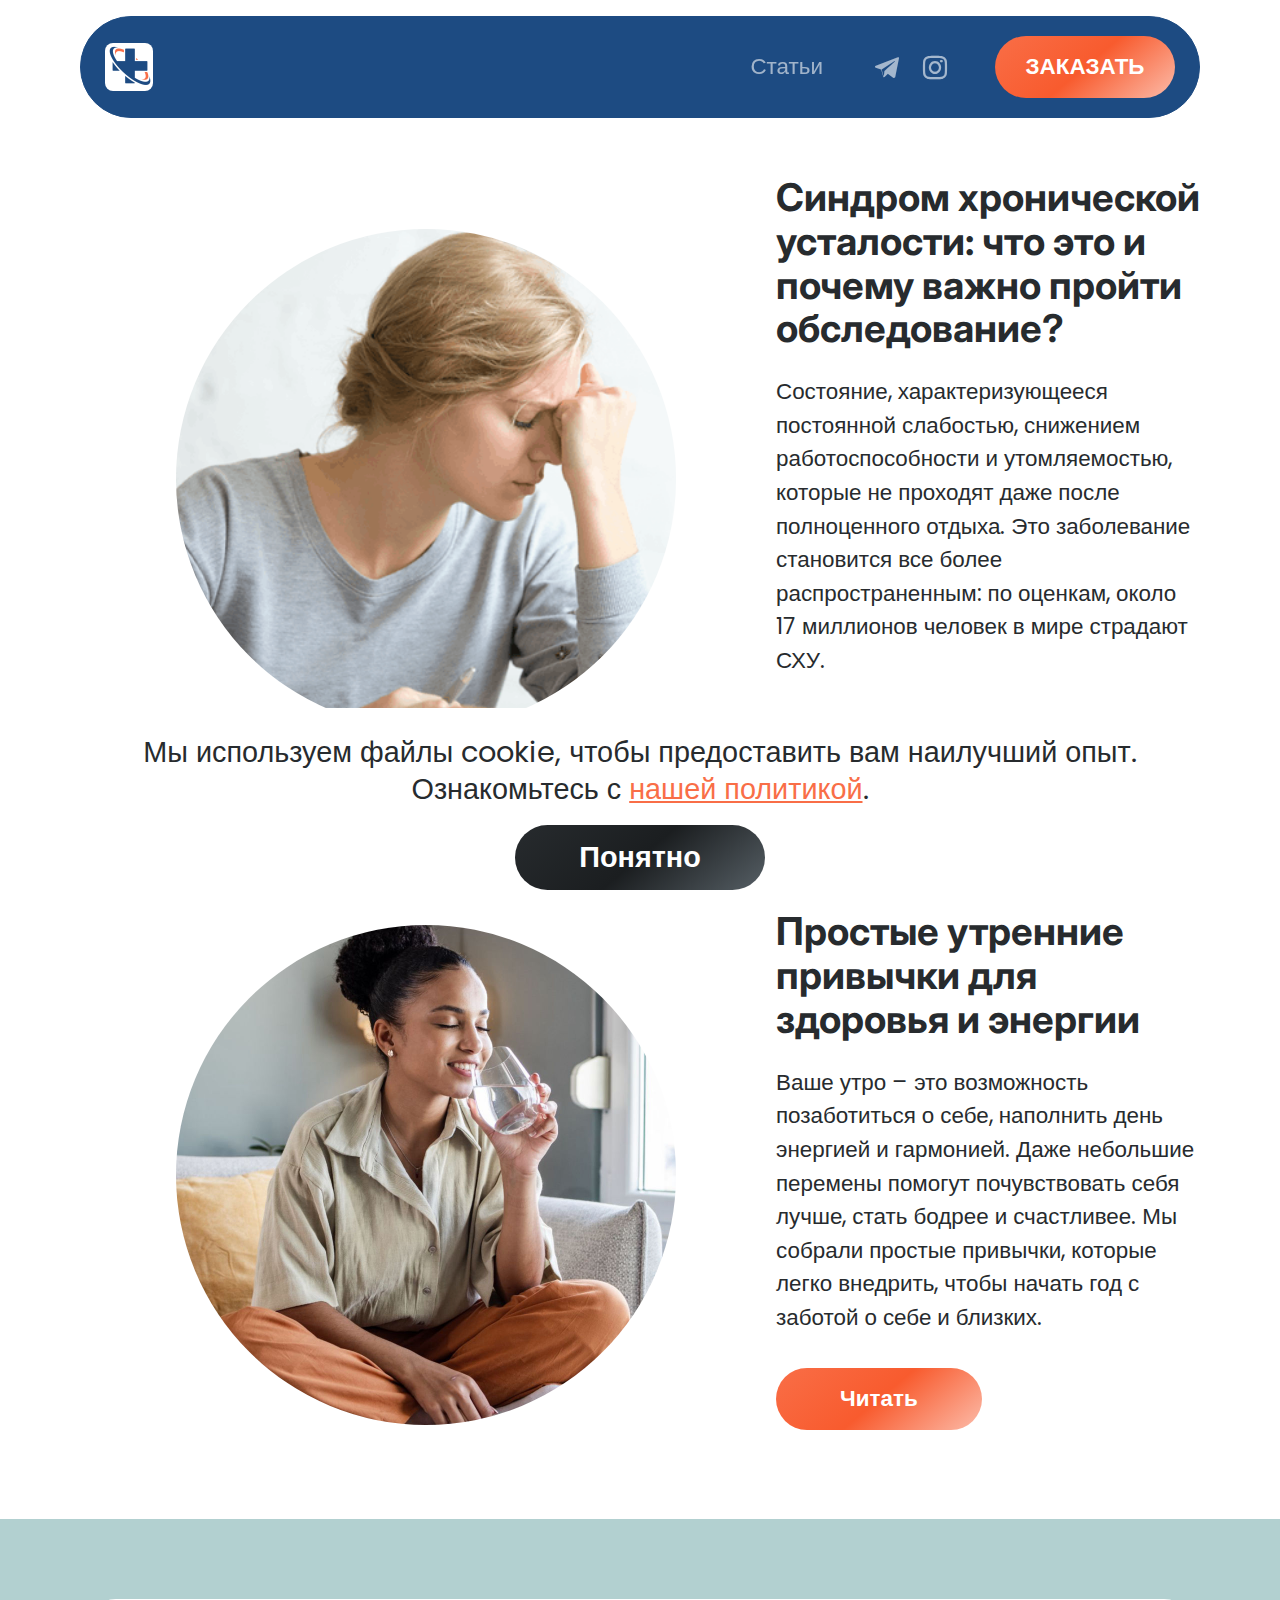
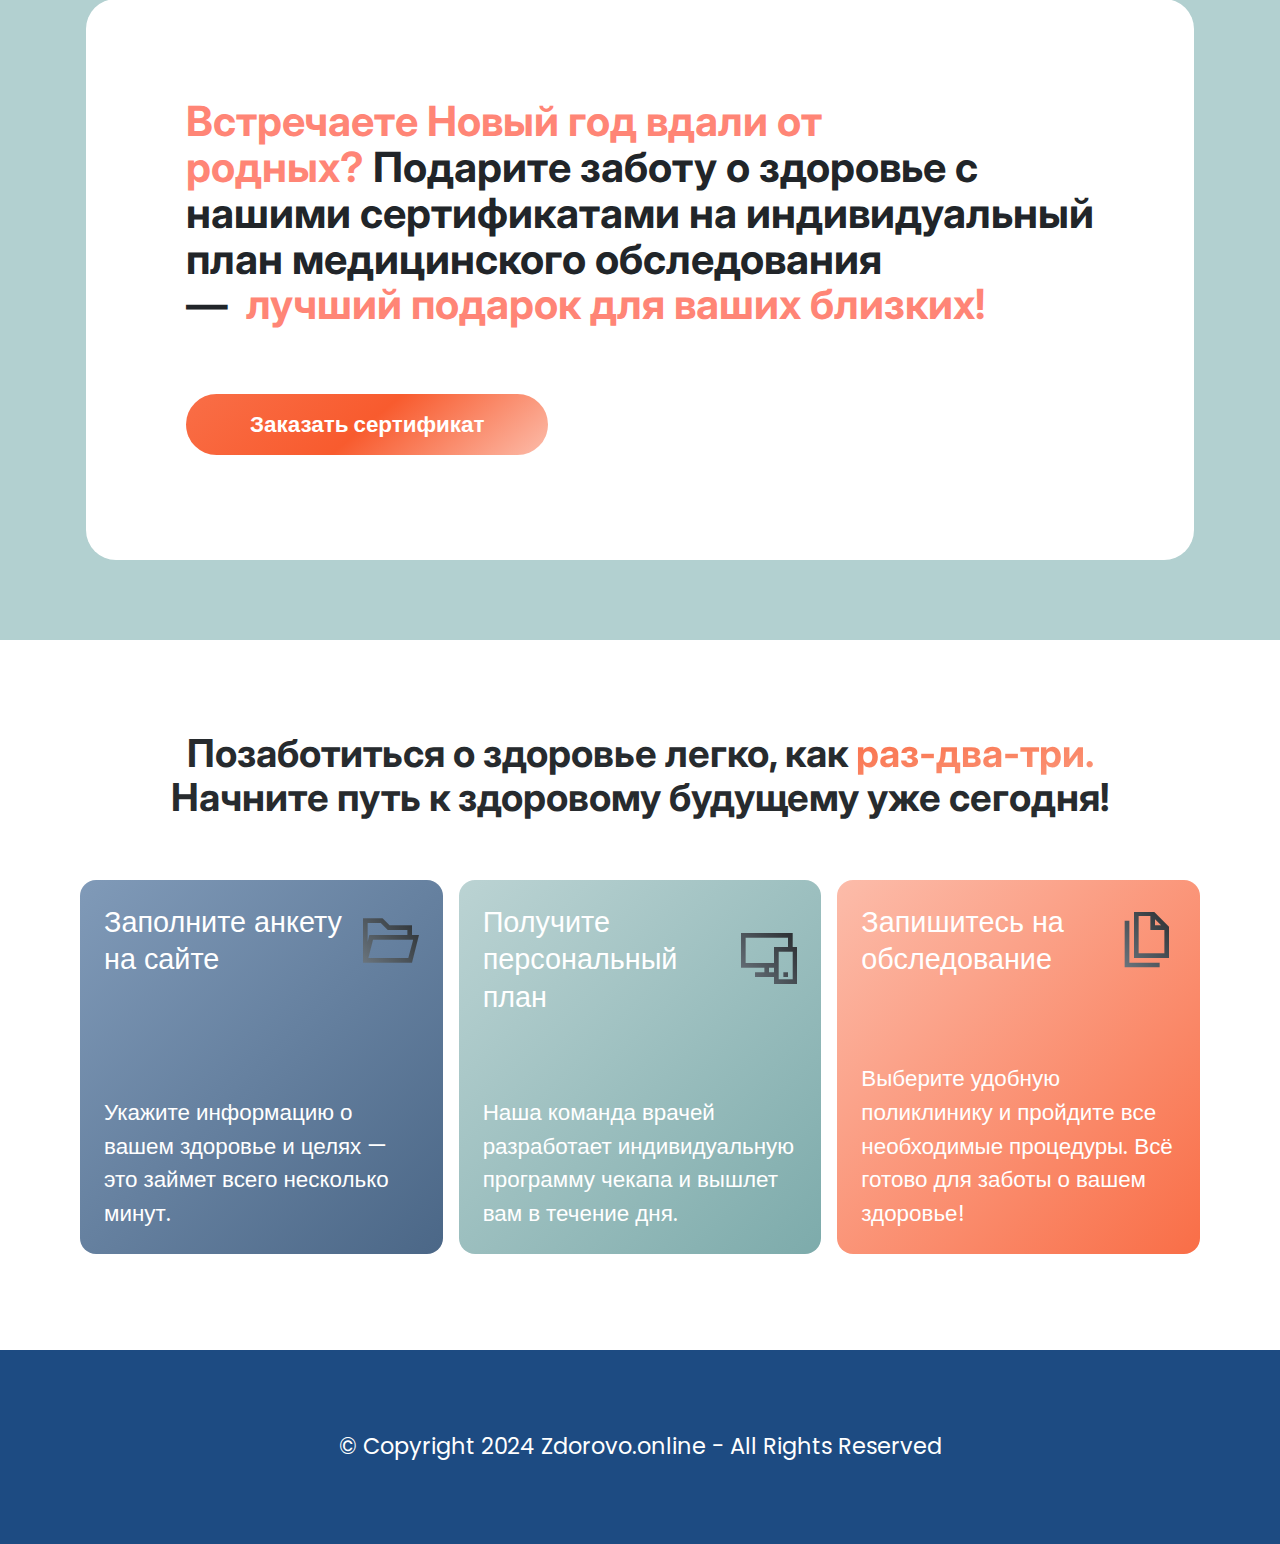
<file: articles.html>
<!DOCTYPE html>
<html  >
<head>
  
  <meta charset="UTF-8">
  <meta http-equiv="X-UA-Compatible" content="IE=edge">
  
  <meta name="twitter:card" content="summary_large_image"/>
  <meta name="twitter:image:src" content="assets/images/articles-meta.png">
  <meta property="og:image" content="assets/images/articles-meta.png">
  <meta name="twitter:title" content="Статьи">
  <meta name="viewport" content="width=device-width, initial-scale=1, minimum-scale=1">
  <link rel="shortcut icon" href="assets/images/zdorovo-1-96x96.png" type="image/x-icon">
  <meta name="description" content="Чувствуете усталость и упадок сил?
Начните новый год здорово с индивидуальным планом чекапа!">
  
  
  <title>Статьи</title>
  <link rel="stylesheet" href="assets/web/assets/mobirise-icons2/mobirise2.css">
  <link rel="stylesheet" href="assets/bootstrap/css/bootstrap.min.css">
  <link rel="stylesheet" href="assets/bootstrap/css/bootstrap-grid.min.css">
  <link rel="stylesheet" href="assets/bootstrap/css/bootstrap-reboot.min.css">
    <link rel="stylesheet" href="assets/dropdown/css/style.css">
  <link rel="stylesheet" href="assets/socicon/css/styles.css">
  <link rel="stylesheet" href="assets/theme/css/style.css">
  <link rel="preload" href="https://fonts.googleapis.com/css?family=Inter:100,200,300,400,500,600,700,800,900,100i,200i,300i,400i,500i,600i,700i,800i,900i&display=swap" as="style" onload="this.onload=null;this.rel='stylesheet'">
  <noscript><link rel="stylesheet" href="https://fonts.googleapis.com/css?family=Inter:100,200,300,400,500,600,700,800,900,100i,200i,300i,400i,500i,600i,700i,800i,900i&display=swap"></noscript>
  <link rel="preload" href="https://fonts.googleapis.com/css?family=Poppins:100,100i,200,200i,300,300i,400,400i,500,500i,600,600i,700,700i,800,800i,900,900i&display=swap" as="style" onload="this.onload=null;this.rel='stylesheet'">
  <noscript><link rel="stylesheet" href="https://fonts.googleapis.com/css?family=Poppins:100,100i,200,200i,300,300i,400,400i,500,500i,600,600i,700,700i,800,800i,900,900i&display=swap"></noscript>
  <link rel="preload" as="style" href="assets/mobirise/css/mbr-additional.css"><link rel="stylesheet" href="assets/mobirise/css/mbr-additional.css" type="text/css">

  
  
  
</head>
<body>
  
  <section data-bs-version="5.1" class="menu menu01 flexm5 cid-uzijXwu9TJ" once="menu" id="menu01-o">
    

    <div class="container-fluid">
        <nav class="navbar navbar-dropdown navbar-expand-lg">
            <div class="menu-container">
                <div class="navbar-brand">
				<span class="navbar-logo">
					<a href="index.html#header02-1">
						<img src="assets/images/zdorovo-1-96x96.png" alt="индивидуальные планы чекапов" style="height: 3rem;">
					</a>
				</span>
                    
                </div>
                <button class="navbar-toggler" type="button" data-toggle="collapse" data-bs-toggle="collapse" data-target="#navbarSupportedContent" data-bs-target="#navbarSupportedContent" aria-controls="navbarNavAltMarkup" aria-expanded="false" aria-label="Toggle navigation">
                    <div class="hamburger">
                        <span></span>
                        <span></span>
                        <span></span>
                        <span></span>
                    </div>
                </button>
                <div class="collapse navbar-collapse" id="navbarSupportedContent">
                    <ul class="navbar-nav nav-dropdown" data-app-modern-menu="true"><li class="nav-item">
                            <a class="nav-link link text-white text-primary display-4" href="articles.html">Статьи</a>
                        </li></ul>
                    <div class="icons-menu">
                        <a class="iconfont-wrapper" href="http://t.me/zdorovoo_bot" target="_blank">
                            <span class="p-2 mbr-iconfont socicon-telegram socicon" style="color: rgb(255, 255, 255); fill: rgb(255, 255, 255);"></span>
                        </a>
                        <a class="iconfont-wrapper" href="https://www.instagram.com/zdorovo.online" target="_blank">
                            <span class="p-2 mbr-iconfont socicon-instagram socicon" style="color: rgb(255, 255, 255); fill: rgb(255, 255, 255);"></span>
                        </a>
                        
                        
                    </div>
                    <div class="navbar-buttons mbr-section-btn"><a class="btn btn-secondary display-4" href="http://t.me/zdorovoo_bot" target="_blank">ЗАКАЗАТЬ</a></div>
                </div>
            </div>
        </nav>
    </div>
</section>

<section data-bs-version="5.1" class="article01 flexm5 cid-uziKCw1Ifa" id="article01-x">
    

    
    

    <div class="container-fluid">
        <div class="row items-wrapper">
            <div class="col-12 col-lg-5 card">
				<div class="image-wrapper">
					<img src="assets/images/8653216522b152183e714ddabd381d33-1000x386.png" alt="">
				</div>
            </div>
            <div class="col-12 col-lg-6 card">
                <div class="content-wrapper">
                    
                    <h2 class="mbr-section-title mbr-fonts-style display-5"><strong>Синдром хронической усталости: что это и почему важно пройти обследование?</strong></h2>
                    <p class="mbr-text mbr-fonts-style display-4">Состояние, характеризующееся постоянной слабостью, снижением работоспособности и утомляемостью, которые не проходят даже после полноценного отдыха. Это заболевание становится все более распространенным: по оценкам, около 17 миллионов человек в мире страдают СХУ.</p>
                    <div class="mbr-section-btn"><a class="btn btn-secondary display-4" href="chronicfatiguesyndrome.html#article02-f">Читать</a></div>
                </div>
            </div>
        </div>
    </div>
</section>

<section data-bs-version="5.1" class="article01 flexm5 cid-uziKVPrJPX" id="article01-y">
    

    
    

    <div class="container-fluid">
        <div class="row items-wrapper">
            <div class="col-12 col-lg-5 card">
				<div class="image-wrapper">
					<img src="assets/images/untitled-design-21-1000x1250.jpg" alt="Простые утренние привычки для здоровья и энергии">
				</div>
            </div>
            <div class="col-12 col-lg-6 card">
                <div class="content-wrapper">
                    
                    <h2 class="mbr-section-title mbr-fonts-style display-5"><strong>Простые утренние привычки для здоровья и энергии</strong></h2>
                    <p class="mbr-text mbr-fonts-style display-4">Ваше утро – это возможность позаботиться о себе, наполнить день энергией и гармонией. Даже небольшие перемены помогут почувствовать себя лучше, стать бодрее и счастливее. Мы собрали простые привычки, которые легко внедрить, чтобы начать год с заботой о себе и близких.</p>
                    <div class="mbr-section-btn"><a class="btn btn-secondary display-4" href="morningroutine.html#article02-s">Читать</a></div>
                </div>
            </div>
        </div>
    </div>
</section>

<section data-bs-version="5.1" class="article02 flavorm5 cid-uzijXwX7Nl" id="article02-p">
    

    
    

    <div class="container">
        <div class="row">
            <div class="col-12">
                <div class="content-wrapper">
                    <div class="content-wrap">
                        
                        <h2 class="mbr-section-title mbr-fonts-style display-1"><strong><span><b>Встречаете Новый год вдали от родных?</b></span>&nbsp;Подарите заботу о здоровье с нашими сертификатами на индивидуальный план медицинского обследования —&nbsp;&nbsp;<span><b>лучший подарок для ваших близких!</b></span></strong></h2>
                        <div class="mbr-section-btn"><a class="btn btn-secondary display-4" href="https://t.me/zdorovoo_bot" target="_blank">Заказать сертификат</a></div>
                    </div>
                    
                </div>
            </div>
        </div>
    </div>
</section>

<section data-bs-version="5.1" class="features01 flexm5 cid-uzijXxd5o8" id="features01-q">
    

    
    

    <div class="container-fluid">
        <div class="row">
            <div class="col-12">
                <div class="content-wrapper">
                    
                    <h2 class="mbr-section-title mbr-fonts-style display-5"><div><strong><br></strong></div><strong>Позаботиться о здоровье легко, как <span><b>раз-два-три.</b></span><br>Начните путь к здоровому будущему уже сегодня!</strong></h2>
                </div>
            </div>
        </div>
        <div class="row items-wrapper">
            <div class="item features-without-image col-12 col-lg-4">
                <div class="item-wrapper card_1">
                    <div class="card-box">
                        <div class="title-wrap">
                            <div class="icon-wrapper">
                                <span class="mbr-iconfont mobi-mbri-opened-folder mobi-mbri"></span>
                            </div>
                            <h4 class="item-title mbr-fonts-style display-7">Заполните анкету<br>на сайте</h4>
                        </div>
                    </div>
                    <p class="item-text mbr-fonts-style display-4">
                        Укажите информацию о вашем здоровье и целях — это займет всего несколько минут.
                    </p>
                </div>
            </div>
            <div class="item features-without-image col-12 col-lg-4">
                <div class="item-wrapper card_2">
                    <div class="card-box">
                        <div class="title-wrap">
                            <div class="icon-wrapper">
                                <span class="mbr-iconfont mobi-mbri-responsive-2 mobi-mbri"></span>
                            </div>
                            <h4 class="item-title mbr-fonts-style display-7">Получите персональный план</h4>
                        </div>
                    </div>
                    <p class="item-text mbr-fonts-style display-4">
                        Наша команда врачей разработает индивидуальную программу чекапа и вышлет вам в течение дня.</p>
                </div>
            </div>
            <div class="item features-without-image col-12 col-lg-4">
                <div class="item-wrapper card_3">
                    <div class="card-box">
                        <div class="title-wrap">
                            <div class="icon-wrapper">
                                <span class="mbr-iconfont mobi-mbri-pages mobi-mbri"></span>
                            </div>
                            <h4 class="item-title mbr-fonts-style display-7">Запишитесь на обследование</h4>
                        </div>
                    </div>
                    <p class="item-text mbr-fonts-style display-4">
                        Выберите удобную поликлинику и пройдите все необходимые процедуры. Всё готово для заботы о вашем здоровье!
                    </p>
                </div>
            </div>
        </div>
    </div>
</section>

<section data-bs-version="5.1" class="footer01 flexm5 cid-uzijXxAlkx" once="footers" id="footer01-r">
    

    
    

    <div class="container-fluid">
        <div class="row">
            
            
            
            
            
            <div class="col-12">
                
                <p class="mbr-copy mbr-fonts-style display-4">
                    © Copyright 2024 Zdorovo.online - All Rights Reserved
                </p>
            </div>
        </div>
    </div>
</section>


<script src="assets/bootstrap/js/bootstrap.bundle.min.js"></script>
  <script src="assets/web/assets/cookies-alert-plugin/cookies-alert-core.js"></script>
  <script src="assets/web/assets/cookies-alert-plugin/cookies-alert-script.js"></script>
  <script src="assets/smoothscroll/smooth-scroll.js"></script>
  <script src="assets/ytplayer/index.js"></script>
      <script src="assets/dropdown/js/navbar-dropdown.js"></script>
  <script src="assets/theme/js/script.js"></script>
  
  
  
<input name="cookieData" type="hidden" data-cookie-cookiesAlertType='false' data-cookie-customDialogSelector='null' data-cookie-colorText='#272b2e' data-cookie-colorBg='rgb(255, 255, 255)' data-cookie-opacityOverlay='0' data-cookie-bgOpacity='100' data-cookie-textButton='Понятно' data-cookie-rejectText='REJECT' data-cookie-colorButton='#272b2e' data-cookie-rejectColor='#ffffff' data-cookie-colorLink='#f96e47' data-cookie-underlineLink='true' data-cookie-text="Мы используем файлы cookie, чтобы предоставить вам наилучший опыт. Ознакомьтесь с <a href='privacy.html'>нашей политикой</a>.">
  </body>
</html>
</file>
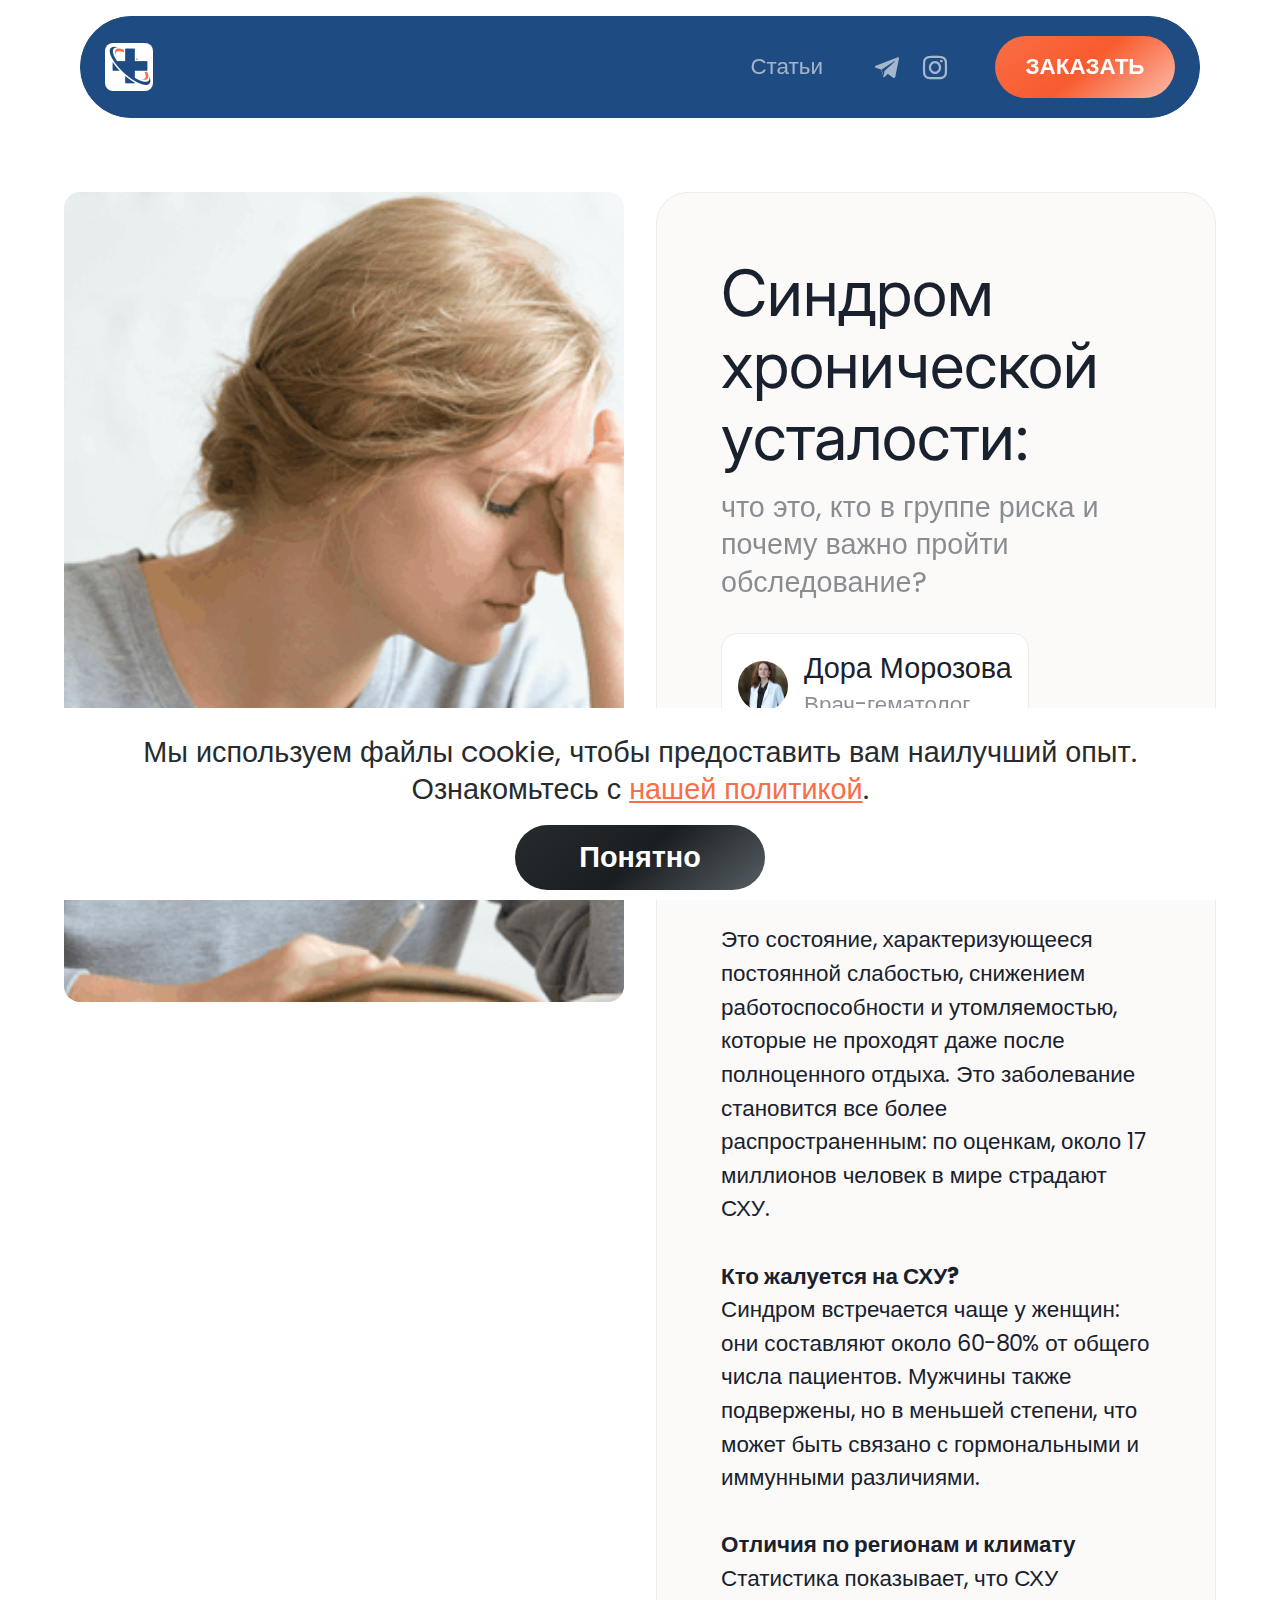
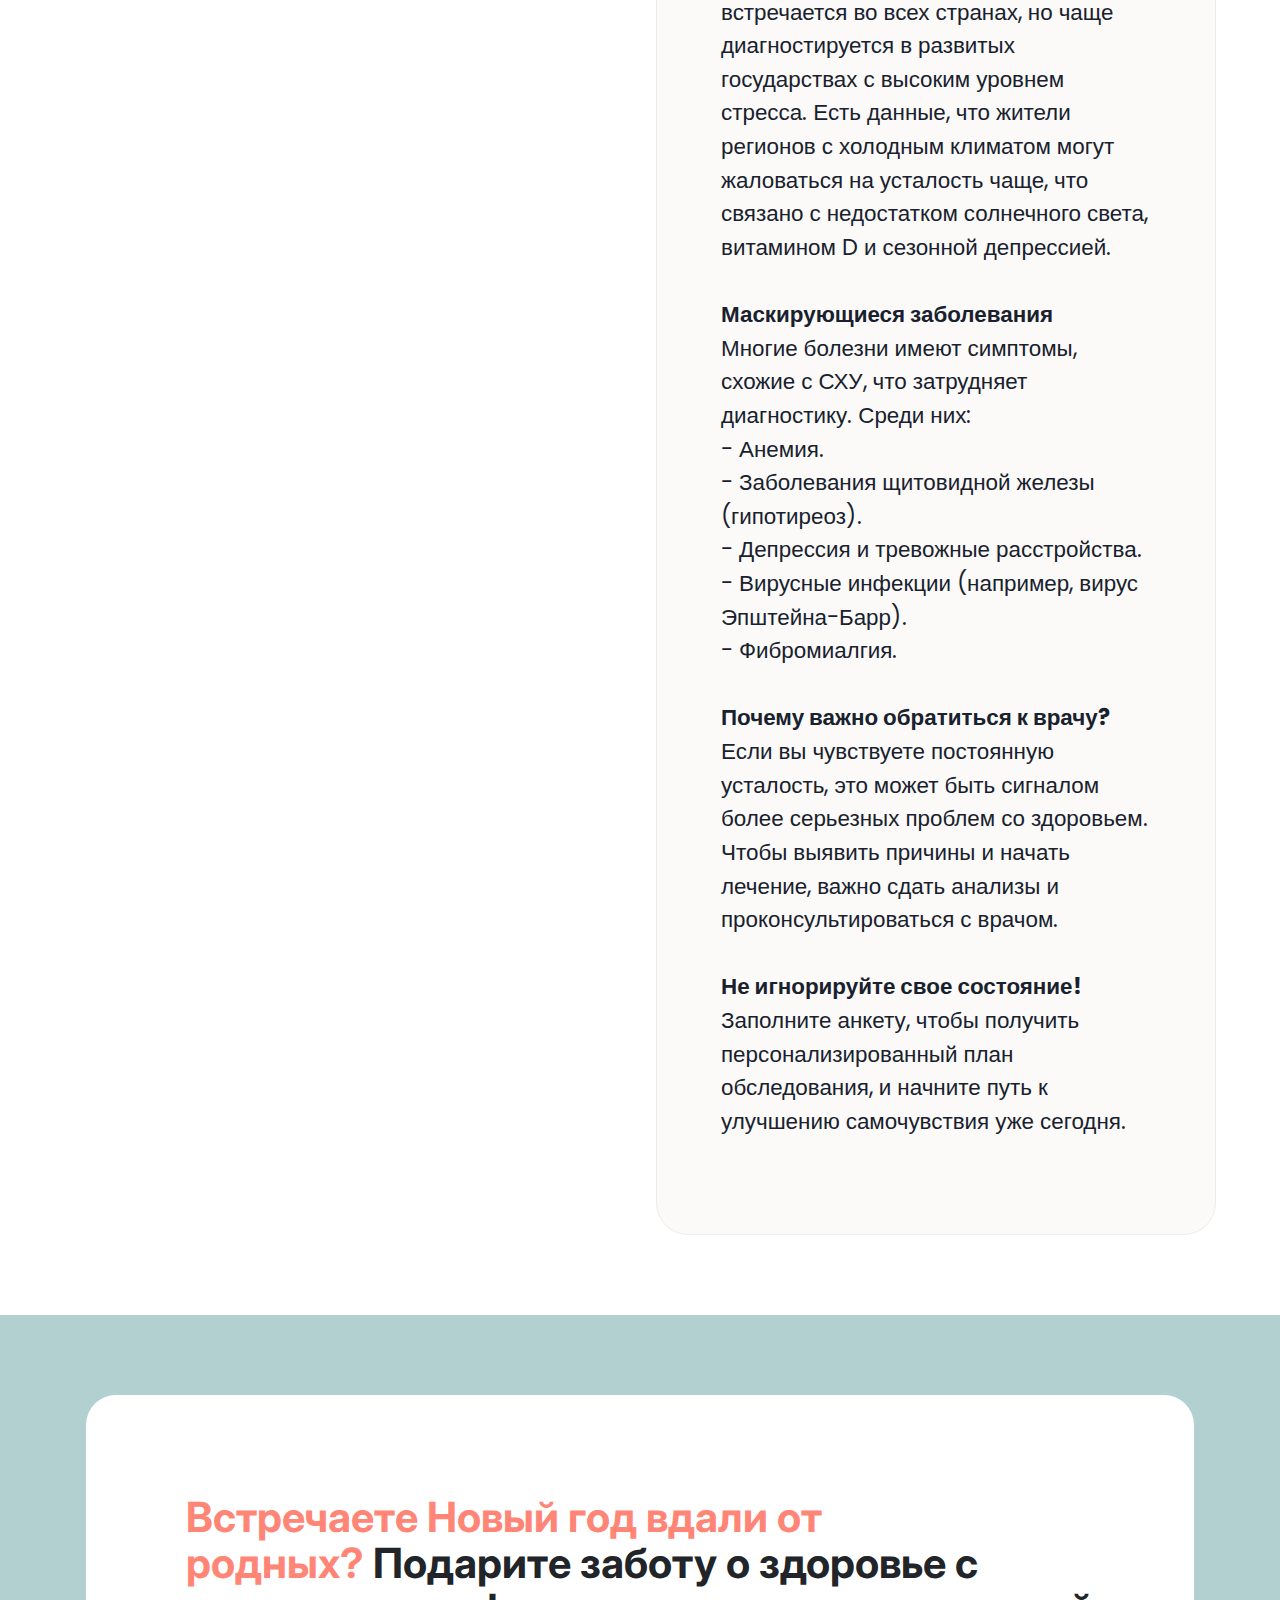
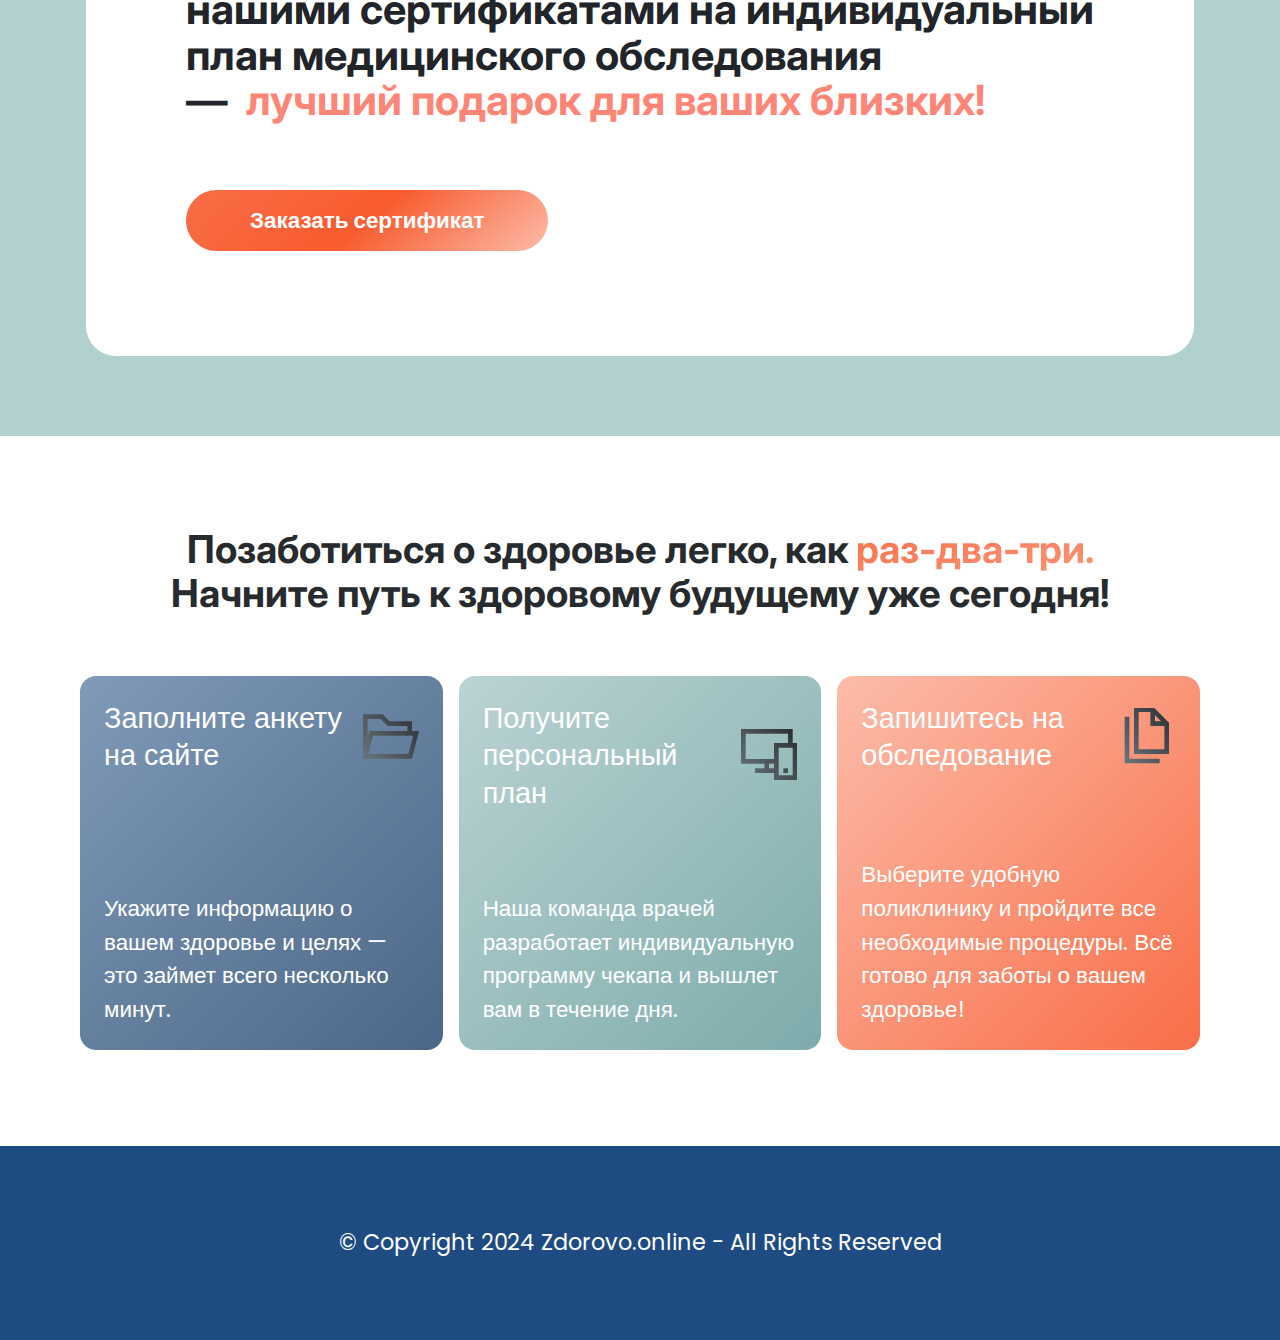
<file: chronicfatiguesyndrome.html>
<!DOCTYPE html>
<html  >
<head>
  
  <meta charset="UTF-8">
  <meta http-equiv="X-UA-Compatible" content="IE=edge">
  
  <meta name="twitter:card" content="summary_large_image"/>
  <meta name="twitter:image:src" content="assets/images/chronicfatiguesyndrome-meta.png">
  <meta property="og:image" content="assets/images/chronicfatiguesyndrome-meta.png">
  <meta name="twitter:title" content="Статья о синдроме хронической усталости">
  <meta name="viewport" content="width=device-width, initial-scale=1, minimum-scale=1">
  <link rel="shortcut icon" href="assets/images/zdorovo-1-96x96.png" type="image/x-icon">
  <meta name="description" content="Чувствуете усталость и упадок сил?
Начните новый год здорово с индивидуальным планом чекапа!">
  
  
  <title>Статья о синдроме хронической усталости</title>
  <link rel="stylesheet" href="assets/web/assets/mobirise-icons2/mobirise2.css">
  <link rel="stylesheet" href="assets/bootstrap/css/bootstrap.min.css">
  <link rel="stylesheet" href="assets/bootstrap/css/bootstrap-grid.min.css">
  <link rel="stylesheet" href="assets/bootstrap/css/bootstrap-reboot.min.css">
    <link rel="stylesheet" href="assets/dropdown/css/style.css">
  <link rel="stylesheet" href="assets/socicon/css/styles.css">
  <link rel="stylesheet" href="assets/theme/css/style.css">
  <link rel="preload" href="https://fonts.googleapis.com/css?family=Inter:100,200,300,400,500,600,700,800,900,100i,200i,300i,400i,500i,600i,700i,800i,900i&display=swap" as="style" onload="this.onload=null;this.rel='stylesheet'">
  <noscript><link rel="stylesheet" href="https://fonts.googleapis.com/css?family=Inter:100,200,300,400,500,600,700,800,900,100i,200i,300i,400i,500i,600i,700i,800i,900i&display=swap"></noscript>
  <link rel="preload" href="https://fonts.googleapis.com/css?family=Poppins:100,100i,200,200i,300,300i,400,400i,500,500i,600,600i,700,700i,800,800i,900,900i&display=swap" as="style" onload="this.onload=null;this.rel='stylesheet'">
  <noscript><link rel="stylesheet" href="https://fonts.googleapis.com/css?family=Poppins:100,100i,200,200i,300,300i,400,400i,500,500i,600,600i,700,700i,800,800i,900,900i&display=swap"></noscript>
  <link rel="preload" as="style" href="assets/mobirise/css/mbr-additional.css"><link rel="stylesheet" href="assets/mobirise/css/mbr-additional.css" type="text/css">

  
  
  
</head>
<body>
  
  <section data-bs-version="5.1" class="menu menu01 flexm5 cid-uwQNMbmOxj" once="menu" id="menu01-8">
    

    <div class="container-fluid">
        <nav class="navbar navbar-dropdown navbar-expand-lg">
            <div class="menu-container">
                <div class="navbar-brand">
				<span class="navbar-logo">
					<a href="index.html#header02-1">
						<img src="assets/images/zdorovo-1-96x96.png" alt="индивидуальные планы чекапов" style="height: 3rem;">
					</a>
				</span>
                    
                </div>
                <button class="navbar-toggler" type="button" data-toggle="collapse" data-bs-toggle="collapse" data-target="#navbarSupportedContent" data-bs-target="#navbarSupportedContent" aria-controls="navbarNavAltMarkup" aria-expanded="false" aria-label="Toggle navigation">
                    <div class="hamburger">
                        <span></span>
                        <span></span>
                        <span></span>
                        <span></span>
                    </div>
                </button>
                <div class="collapse navbar-collapse" id="navbarSupportedContent">
                    <ul class="navbar-nav nav-dropdown" data-app-modern-menu="true"><li class="nav-item">
                            <a class="nav-link link text-white text-primary display-4" href="articles.html">Статьи</a>
                        </li></ul>
                    <div class="icons-menu">
                        <a class="iconfont-wrapper" href="http://t.me/zdorovoo_bot" target="_blank">
                            <span class="p-2 mbr-iconfont socicon-telegram socicon" style="color: rgb(255, 255, 255); fill: rgb(255, 255, 255);"></span>
                        </a>
                        <a class="iconfont-wrapper" href="https://www.instagram.com/zdorovo.online" target="_blank">
                            <span class="p-2 mbr-iconfont socicon-instagram socicon" style="color: rgb(255, 255, 255); fill: rgb(255, 255, 255);"></span>
                        </a>
                        
                        
                    </div>
                    <div class="navbar-buttons mbr-section-btn"><a class="btn btn-secondary display-4" href="http://t.me/zdorovoo_bot" target="_blank">ЗАКАЗАТЬ</a></div>
                </div>
            </div>
        </nav>
    </div>
</section>

<section data-bs-version="5.1" class="article02 healthm5 cid-uwQSmRNxaV" id="article02-f">
    

    
    

    <div class="container-fluid">
        <div class="row">
            <div class="col-12 col-lg-6">
                <div class="image-wrapper">
                    <img src="assets/images/8653216522b152183e714ddabd381d33-1000x386.png" alt="">
                </div>
            </div>
            <div class="col-12 col-lg-6">
                <div class="content-wrapper">
                    <div class="content-wrap">
                        <div class="desc-wrapper">
                            
                        </div>
                        <h2 class="mbr-section-title mbr-fonts-style display-2">Синдром хронической усталости:&nbsp;</h2>
                        <p class="mbr-text_1 mbr-fonts-style display-7">что это, кто в группе риска и почему важно пройти обследование?<br></p>
                    </div>
                    <div class="person-wrapper">
                        <div class="person-wrap">
                            <img src="assets/images/morozova-photo-100x105.jpg" alt="">
                            <div class="name-wrapper">
                                <p class="mbr-name mbr-fonts-style display-7">
                                    Дора Морозова</p>
                                <p class="mbr-role mbr-fonts-style display-4">
                                    Врач-гематолог</p>
                            </div>
                        </div>
                    </div>
                    <div class="content-wrap">
                        <h3 class="mbr-section-subtitle mbr-fonts-style display-5">Синдром хронической усталости (СХУ)&nbsp;</h3>
                        <p class="mbr-text_2 mbr-fonts-style display-4"><br>Это состояние, характеризующееся постоянной слабостью, снижением работоспособности и утомляемостью, которые не проходят даже после полноценного отдыха. Это заболевание становится все более распространенным: по оценкам, около 17 миллионов человек в мире страдают СХУ.  <br><br><strong>Кто жалуется на СХУ?</strong><br>Синдром встречается чаще у женщин: они составляют около 60-80% от общего числа пациентов. Мужчины также подвержены, но в меньшей степени, что может быть связано с гормональными и иммунными различиями.  <br><br><strong>Отличия по регионам и климату</strong><br>Статистика показывает, что СХУ встречается во всех странах, но чаще диагностируется в развитых государствах с высоким уровнем стресса. Есть данные, что жители регионов с холодным климатом могут жаловаться на усталость чаще, что связано с недостатком солнечного света, витамином D и сезонной депрессией.<br><br><strong>Маскирующиеся заболевания</strong><br>Многие болезни имеют симптомы, схожие с СХУ, что затрудняет диагностику. Среди них:  <br>- Анемия.  <br>- Заболевания щитовидной железы (гипотиреоз).  <br>- Депрессия и тревожные расстройства.  <br>- Вирусные инфекции (например, вирус Эпштейна-Барр).  <br>- Фибромиалгия.  <br><br><strong>Почему важно обратиться к врачу?</strong><br>Если вы чувствуете постоянную усталость, это может быть сигналом более серьезных проблем со здоровьем. Чтобы выявить причины и начать лечение, важно сдать анализы и проконсультироваться с врачом.  <br><br><strong>Не игнорируйте свое состояние!</strong><br> Заполните анкету, чтобы получить персонализированный план обследования, и начните путь к улучшению самочувствия уже сегодня.</p>
                    </div>
                </div>
            </div>
        </div>
    </div>
</section>

<section data-bs-version="5.1" class="article02 flavorm5 cid-uwQNMdTZF9" id="article02-b">
    

    
    

    <div class="container">
        <div class="row">
            <div class="col-12">
                <div class="content-wrapper">
                    <div class="content-wrap">
                        
                        <h2 class="mbr-section-title mbr-fonts-style display-1"><strong><span><b>Встречаете Новый год вдали от родных?</b></span>&nbsp;Подарите заботу о здоровье с нашими сертификатами на индивидуальный план медицинского обследования —&nbsp;&nbsp;<span><b>лучший подарок для ваших близких!</b></span></strong></h2>
                        <div class="mbr-section-btn"><a class="btn btn-secondary display-4" href="https://t.me/zdorovoo_bot" target="_blank">Заказать сертификат</a></div>
                    </div>
                    
                </div>
            </div>
        </div>
    </div>
</section>

<section data-bs-version="5.1" class="features01 flexm5 cid-uwQNMegWwN" id="features01-c">
    

    
    

    <div class="container-fluid">
        <div class="row">
            <div class="col-12">
                <div class="content-wrapper">
                    
                    <h2 class="mbr-section-title mbr-fonts-style display-5"><div><strong><br></strong></div><strong>Позаботиться о здоровье легко, как <span><b>раз-два-три.</b></span><br>Начните путь к здоровому будущему уже сегодня!</strong></h2>
                </div>
            </div>
        </div>
        <div class="row items-wrapper">
            <div class="item features-without-image col-12 col-lg-4">
                <div class="item-wrapper card_1">
                    <div class="card-box">
                        <div class="title-wrap">
                            <div class="icon-wrapper">
                                <span class="mbr-iconfont mobi-mbri-opened-folder mobi-mbri"></span>
                            </div>
                            <h4 class="item-title mbr-fonts-style display-7">Заполните анкету<br>на сайте</h4>
                        </div>
                    </div>
                    <p class="item-text mbr-fonts-style display-4">
                        Укажите информацию о вашем здоровье и целях — это займет всего несколько минут.
                    </p>
                </div>
            </div>
            <div class="item features-without-image col-12 col-lg-4">
                <div class="item-wrapper card_2">
                    <div class="card-box">
                        <div class="title-wrap">
                            <div class="icon-wrapper">
                                <span class="mbr-iconfont mobi-mbri-responsive-2 mobi-mbri"></span>
                            </div>
                            <h4 class="item-title mbr-fonts-style display-7">Получите персональный план</h4>
                        </div>
                    </div>
                    <p class="item-text mbr-fonts-style display-4">
                        Наша команда врачей разработает индивидуальную программу чекапа и вышлет вам в течение дня.</p>
                </div>
            </div>
            <div class="item features-without-image col-12 col-lg-4">
                <div class="item-wrapper card_3">
                    <div class="card-box">
                        <div class="title-wrap">
                            <div class="icon-wrapper">
                                <span class="mbr-iconfont mobi-mbri-pages mobi-mbri"></span>
                            </div>
                            <h4 class="item-title mbr-fonts-style display-7">Запишитесь на обследование</h4>
                        </div>
                    </div>
                    <p class="item-text mbr-fonts-style display-4">
                        Выберите удобную поликлинику и пройдите все необходимые процедуры. Всё готово для заботы о вашем здоровье!
                    </p>
                </div>
            </div>
        </div>
    </div>
</section>

<section data-bs-version="5.1" class="footer01 flexm5 cid-uwQNMfcNyc" once="footers" id="footer01-e">
    

    
    

    <div class="container-fluid">
        <div class="row">
            
            
            
            
            
            <div class="col-12">
                
                <p class="mbr-copy mbr-fonts-style display-4">
                    © Copyright 2024 Zdorovo.online - All Rights Reserved
                </p>
            </div>
        </div>
    </div>
</section>


<script src="assets/bootstrap/js/bootstrap.bundle.min.js"></script>
  <script src="assets/web/assets/cookies-alert-plugin/cookies-alert-core.js"></script>
  <script src="assets/web/assets/cookies-alert-plugin/cookies-alert-script.js"></script>
  <script src="assets/smoothscroll/smooth-scroll.js"></script>
  <script src="assets/ytplayer/index.js"></script>
      <script src="assets/dropdown/js/navbar-dropdown.js"></script>
  <script src="assets/theme/js/script.js"></script>
  
  
  
<input name="cookieData" type="hidden" data-cookie-cookiesAlertType='false' data-cookie-customDialogSelector='null' data-cookie-colorText='#272b2e' data-cookie-colorBg='rgb(255, 255, 255)' data-cookie-opacityOverlay='0' data-cookie-bgOpacity='100' data-cookie-textButton='Понятно' data-cookie-rejectText='REJECT' data-cookie-colorButton='#272b2e' data-cookie-rejectColor='#ffffff' data-cookie-colorLink='#f96e47' data-cookie-underlineLink='true' data-cookie-text="Мы используем файлы cookie, чтобы предоставить вам наилучший опыт. Ознакомьтесь с <a href='privacy.html'>нашей политикой</a>.">
  </body>
</html>
</file>
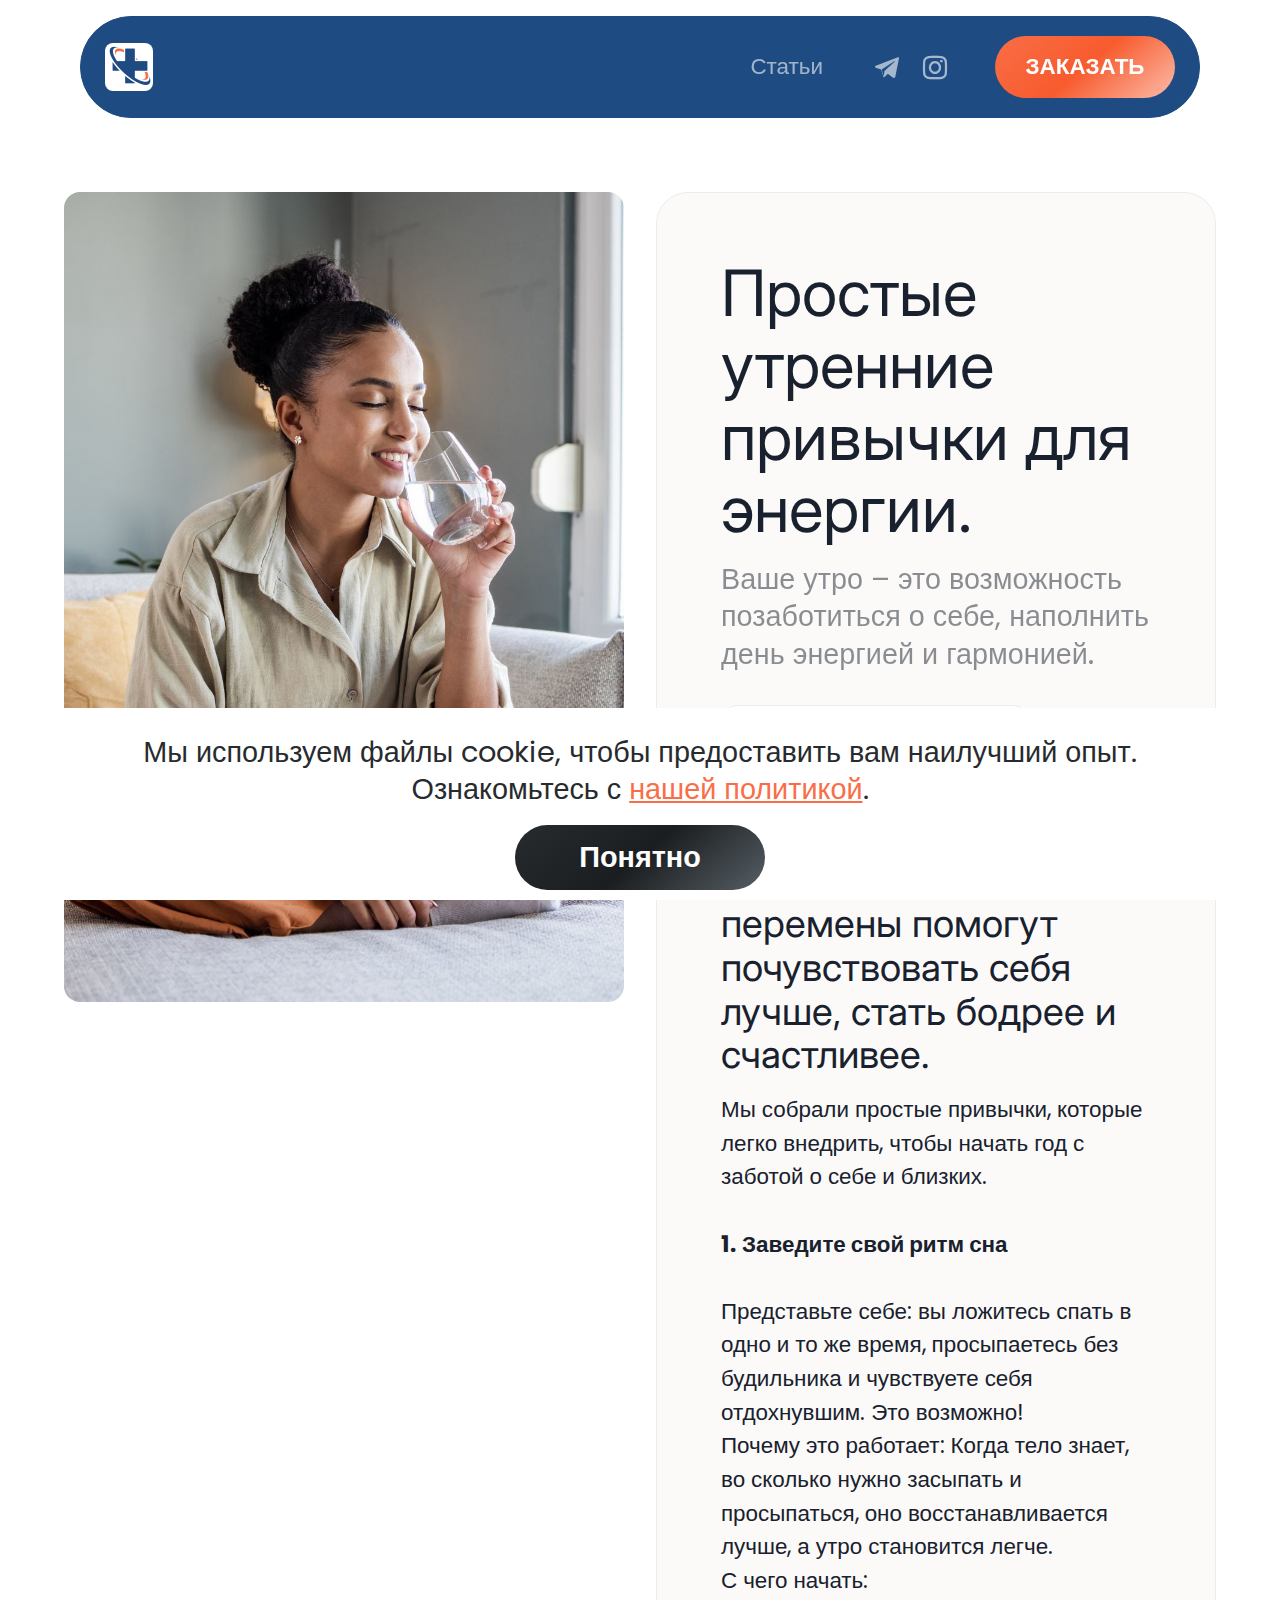
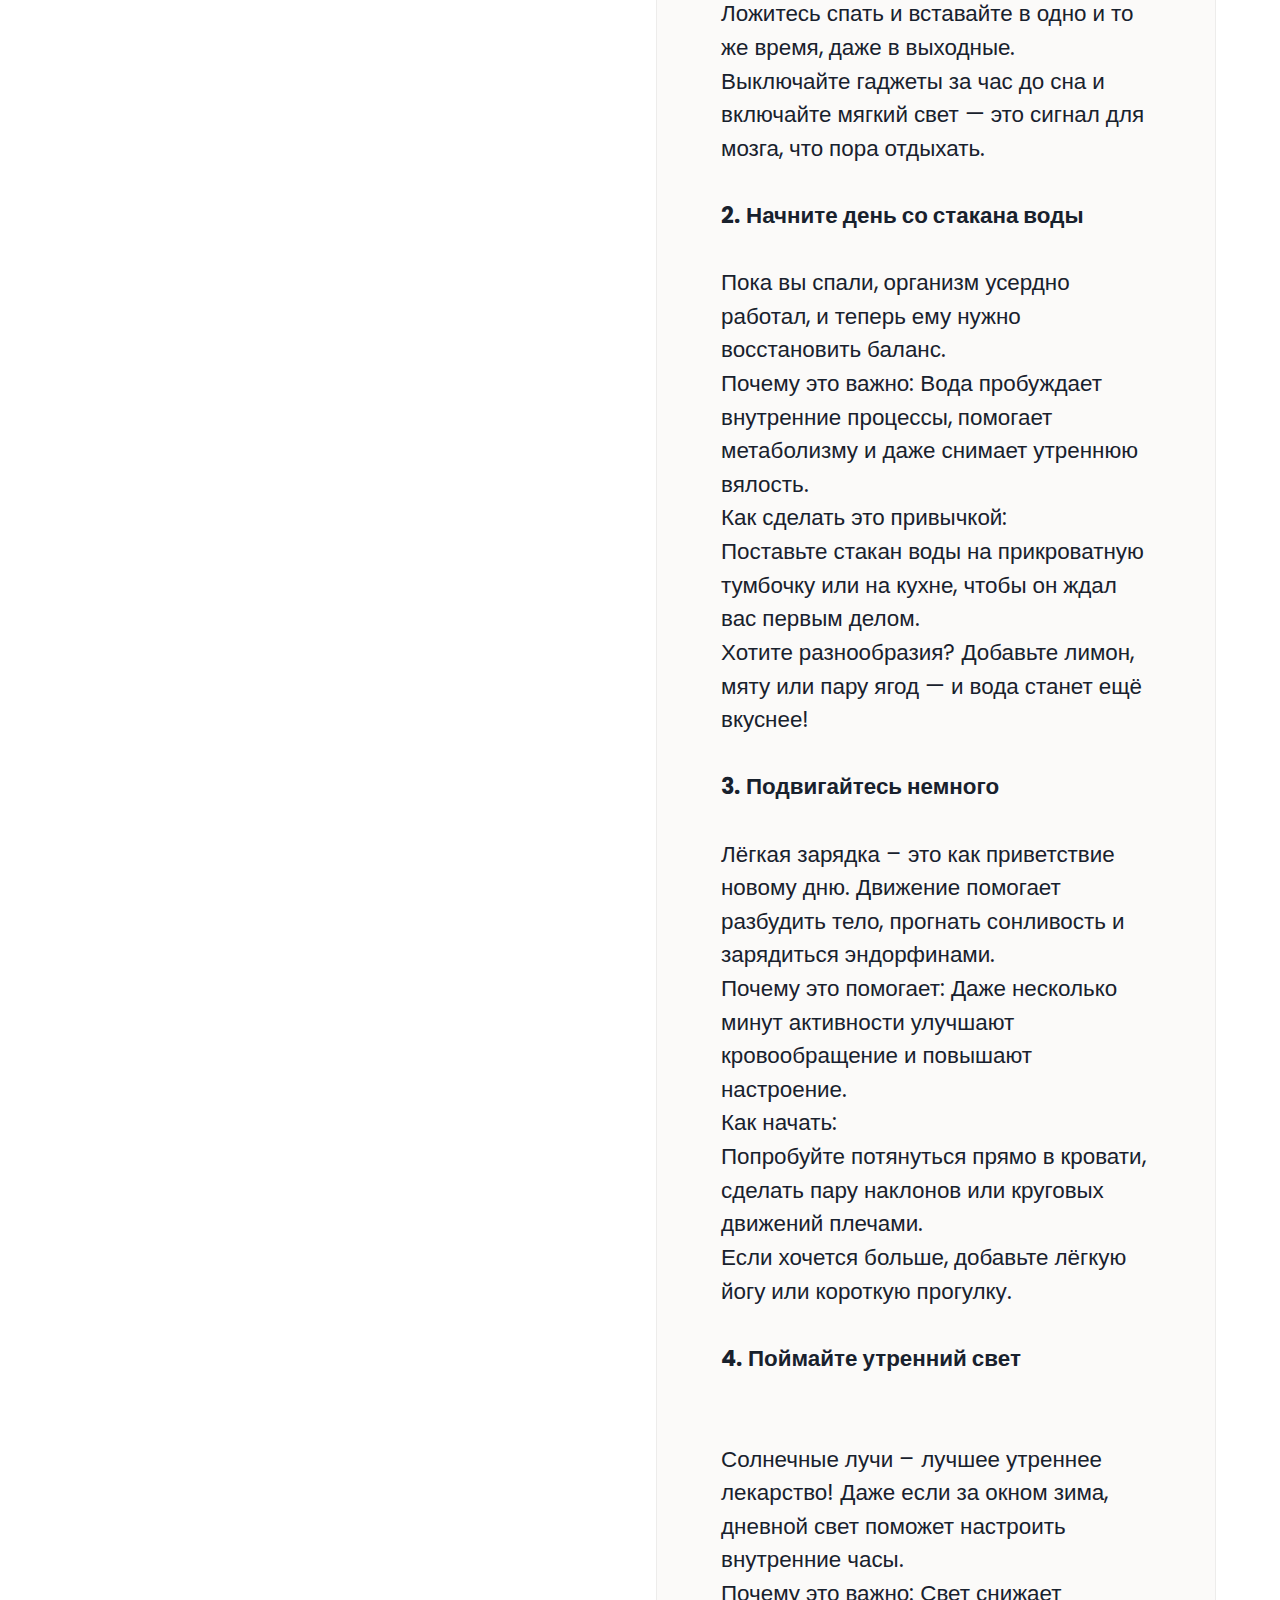
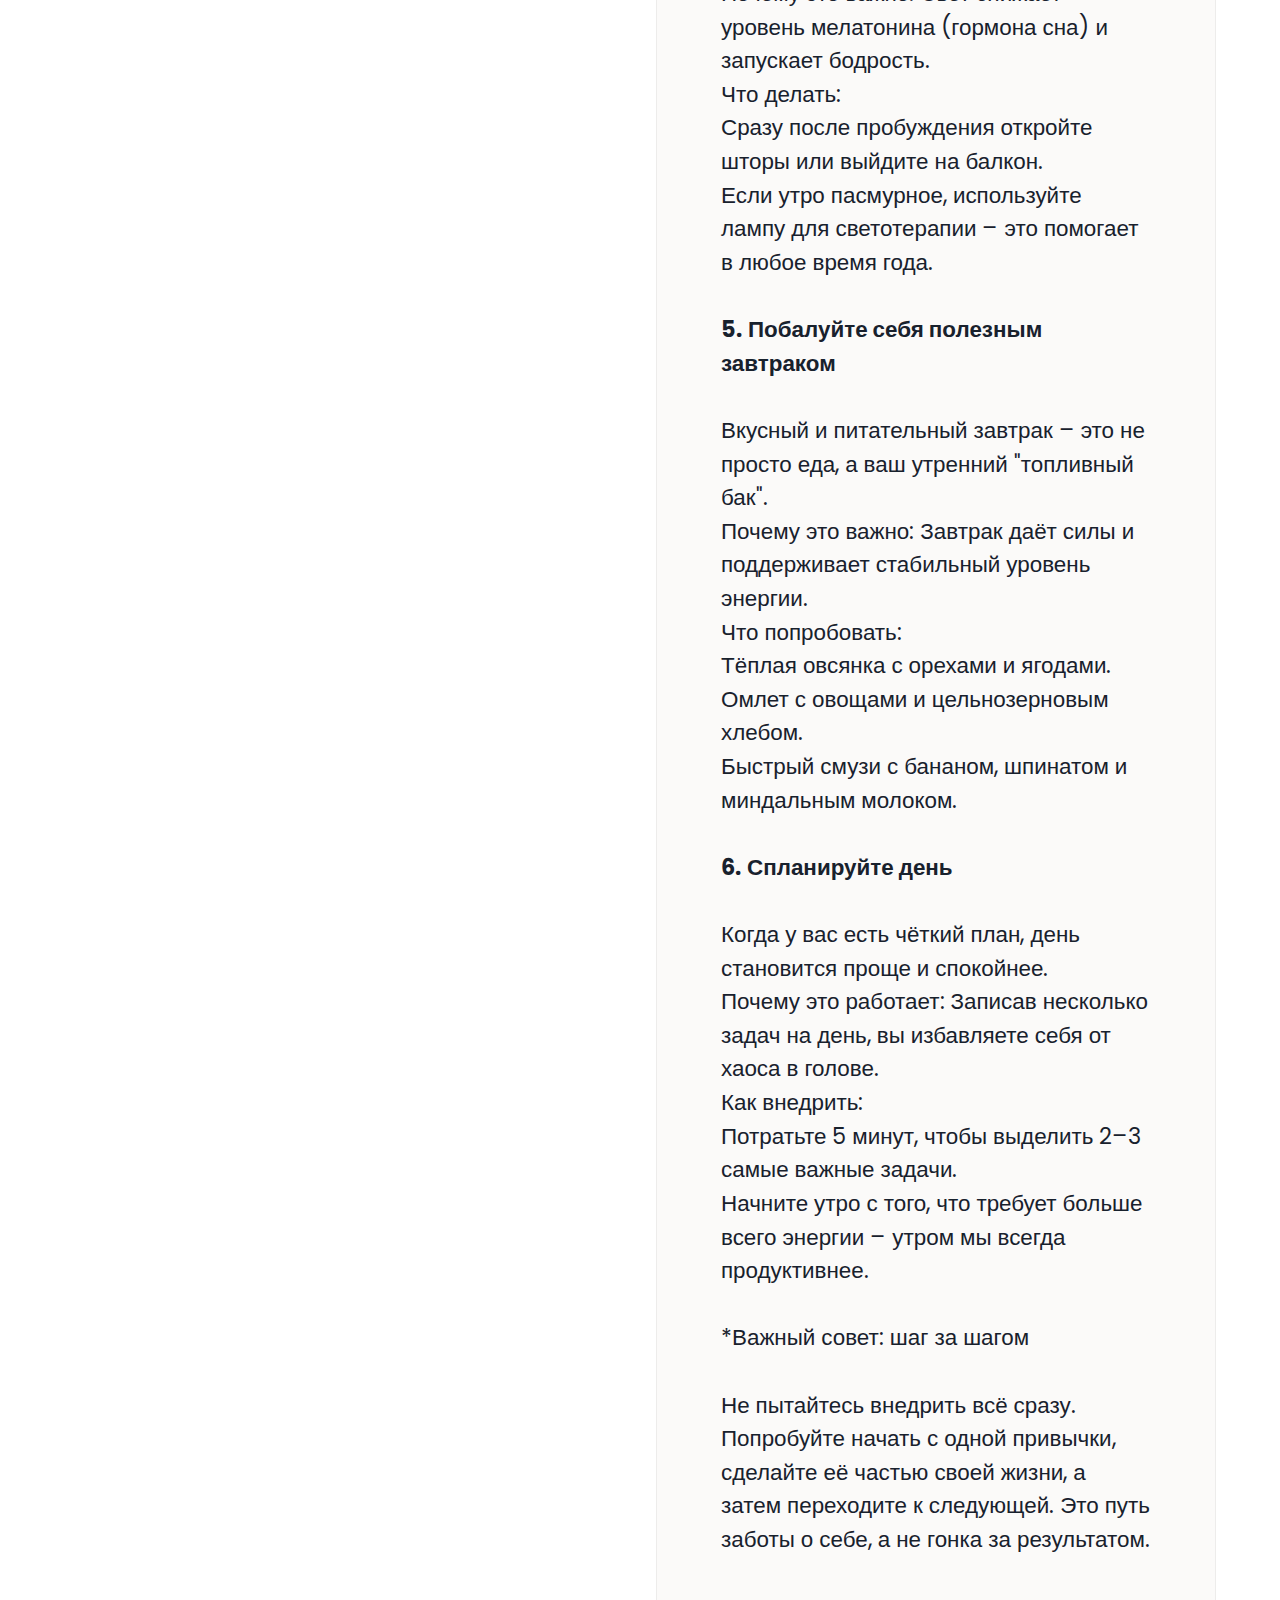
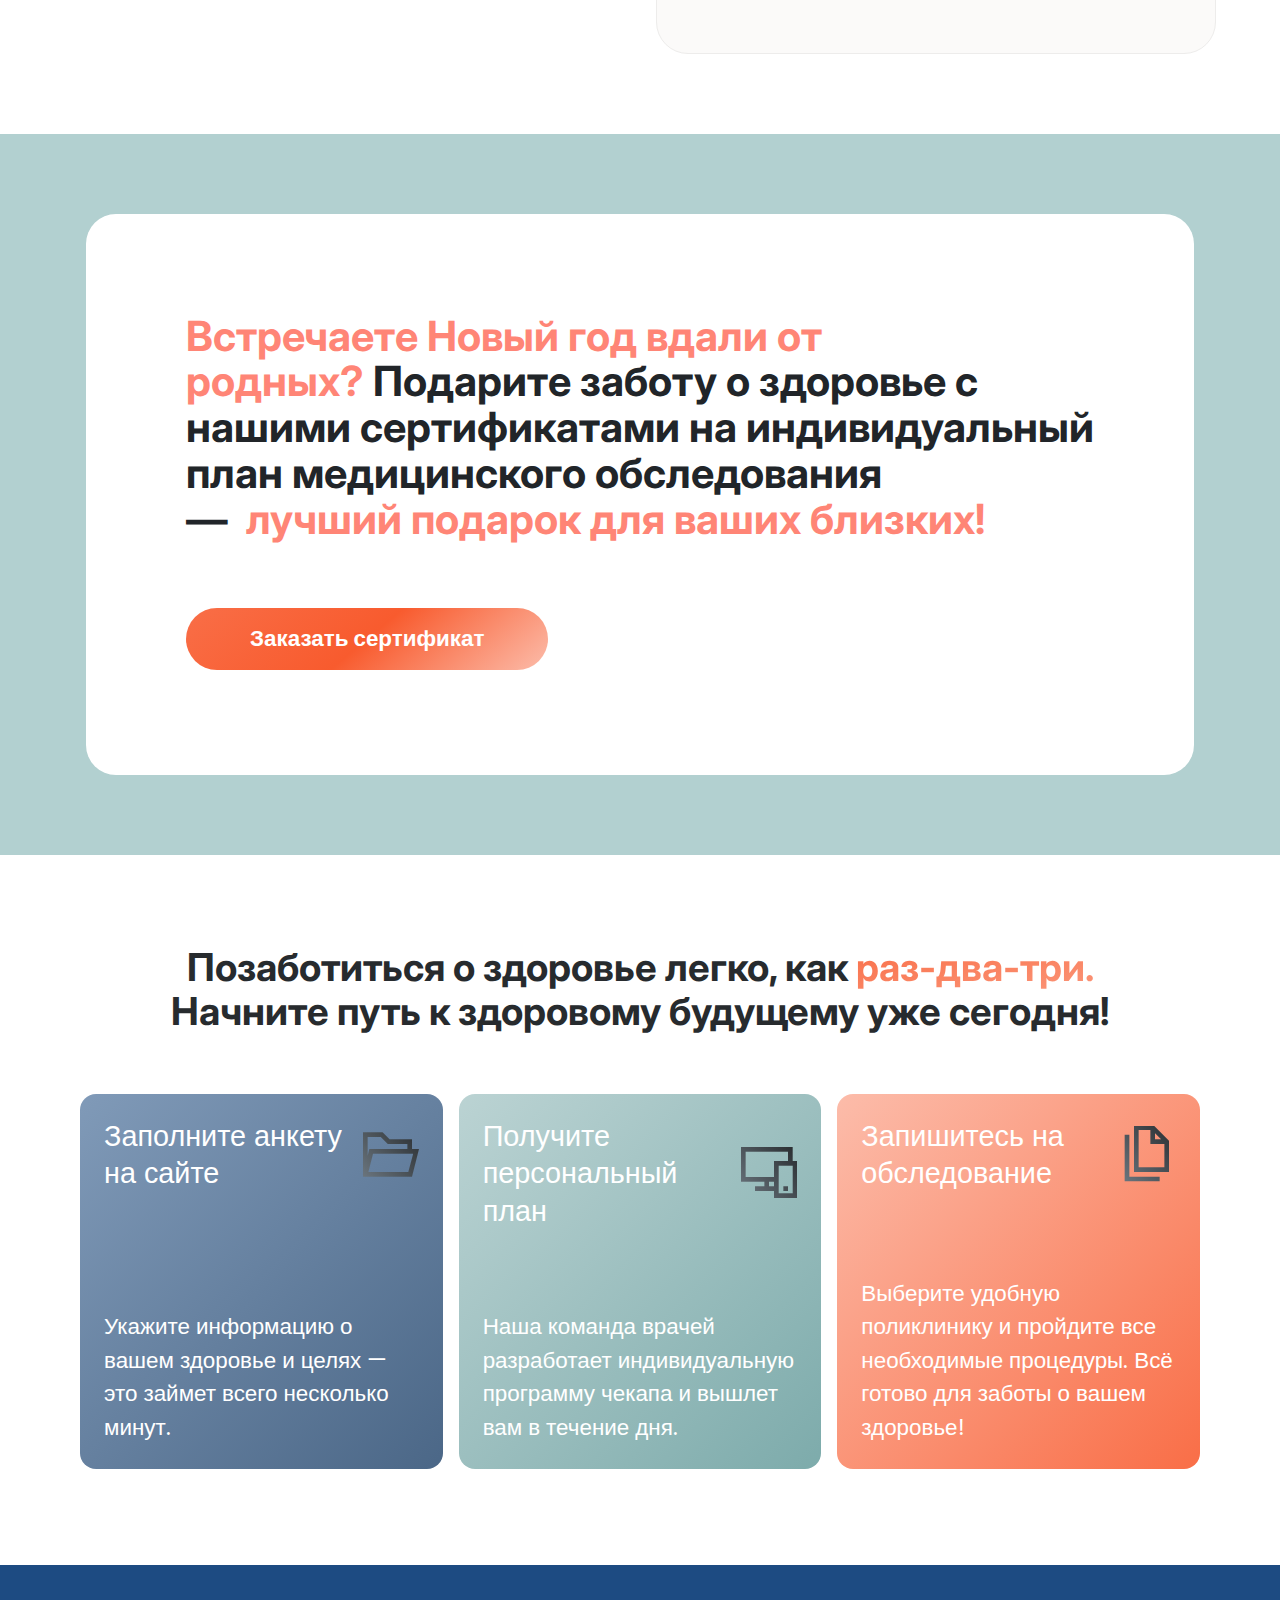
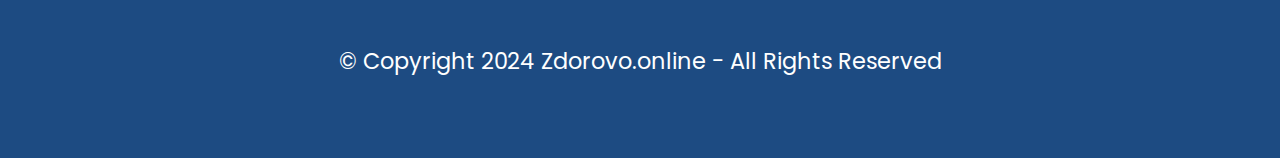
<file: morningroutine.html>
<!DOCTYPE html>
<html  >
<head>
  
  <meta charset="UTF-8">
  <meta http-equiv="X-UA-Compatible" content="IE=edge">
  
  <meta name="twitter:card" content="summary_large_image"/>
  <meta name="twitter:image:src" content="assets/images/morningroutine-meta.png">
  <meta property="og:image" content="assets/images/morningroutine-meta.png">
  <meta name="twitter:title" content="Простые утренние привычки для здоровья и энергии">
  <meta name="viewport" content="width=device-width, initial-scale=1, minimum-scale=1">
  <link rel="shortcut icon" href="assets/images/zdorovo-1-96x96.png" type="image/x-icon">
  <meta name="description" content="Чувствуете усталость и упадок сил?
Начните новый год здорово с индивидуальным планом чекапа!">
  
  
  <title>Простые утренние привычки для здоровья и энергии</title>
  <link rel="stylesheet" href="assets/web/assets/mobirise-icons2/mobirise2.css">
  <link rel="stylesheet" href="assets/bootstrap/css/bootstrap.min.css">
  <link rel="stylesheet" href="assets/bootstrap/css/bootstrap-grid.min.css">
  <link rel="stylesheet" href="assets/bootstrap/css/bootstrap-reboot.min.css">
    <link rel="stylesheet" href="assets/dropdown/css/style.css">
  <link rel="stylesheet" href="assets/socicon/css/styles.css">
  <link rel="stylesheet" href="assets/theme/css/style.css">
  <link rel="preload" href="https://fonts.googleapis.com/css?family=Inter:100,200,300,400,500,600,700,800,900,100i,200i,300i,400i,500i,600i,700i,800i,900i&display=swap" as="style" onload="this.onload=null;this.rel='stylesheet'">
  <noscript><link rel="stylesheet" href="https://fonts.googleapis.com/css?family=Inter:100,200,300,400,500,600,700,800,900,100i,200i,300i,400i,500i,600i,700i,800i,900i&display=swap"></noscript>
  <link rel="preload" href="https://fonts.googleapis.com/css?family=Poppins:100,100i,200,200i,300,300i,400,400i,500,500i,600,600i,700,700i,800,800i,900,900i&display=swap" as="style" onload="this.onload=null;this.rel='stylesheet'">
  <noscript><link rel="stylesheet" href="https://fonts.googleapis.com/css?family=Poppins:100,100i,200,200i,300,300i,400,400i,500,500i,600,600i,700,700i,800,800i,900,900i&display=swap"></noscript>
  <link rel="preload" as="style" href="assets/mobirise/css/mbr-additional.css"><link rel="stylesheet" href="assets/mobirise/css/mbr-additional.css" type="text/css">

  
  
  
</head>
<body>
  
  <section data-bs-version="5.1" class="menu menu01 flexm5 cid-uzikbF82oD" once="menu" id="menu01-t">
    

    <div class="container-fluid">
        <nav class="navbar navbar-dropdown navbar-expand-lg">
            <div class="menu-container">
                <div class="navbar-brand">
				<span class="navbar-logo">
					<a href="index.html#header02-1">
						<img src="assets/images/zdorovo-1-96x96.png" alt="индивидуальные планы чекапов" style="height: 3rem;">
					</a>
				</span>
                    
                </div>
                <button class="navbar-toggler" type="button" data-toggle="collapse" data-bs-toggle="collapse" data-target="#navbarSupportedContent" data-bs-target="#navbarSupportedContent" aria-controls="navbarNavAltMarkup" aria-expanded="false" aria-label="Toggle navigation">
                    <div class="hamburger">
                        <span></span>
                        <span></span>
                        <span></span>
                        <span></span>
                    </div>
                </button>
                <div class="collapse navbar-collapse" id="navbarSupportedContent">
                    <ul class="navbar-nav nav-dropdown" data-app-modern-menu="true"><li class="nav-item">
                            <a class="nav-link link text-white text-primary display-4" href="articles.html">Статьи</a>
                        </li></ul>
                    <div class="icons-menu">
                        <a class="iconfont-wrapper" href="http://t.me/zdorovoo_bot" target="_blank">
                            <span class="p-2 mbr-iconfont socicon-telegram socicon" style="color: rgb(255, 255, 255); fill: rgb(255, 255, 255);"></span>
                        </a>
                        <a class="iconfont-wrapper" href="https://www.instagram.com/zdorovo.online" target="_blank">
                            <span class="p-2 mbr-iconfont socicon-instagram socicon" style="color: rgb(255, 255, 255); fill: rgb(255, 255, 255);"></span>
                        </a>
                        
                        
                    </div>
                    <div class="navbar-buttons mbr-section-btn"><a class="btn btn-secondary display-4" href="http://t.me/zdorovoo_bot" target="_blank">ЗАКАЗАТЬ</a></div>
                </div>
            </div>
        </nav>
    </div>
</section>

<section data-bs-version="5.1" class="article02 healthm5 cid-uzikbEBZsF" id="article02-s">
    

    
    

    <div class="container-fluid">
        <div class="row">
            <div class="col-12 col-lg-6">
                <div class="image-wrapper">
                    <img src="assets/images/untitled-design-21-1080x1350.jpg" alt="Утренние привычки для здоровья и энергии">
                </div>
            </div>
            <div class="col-12 col-lg-6">
                <div class="content-wrapper">
                    <div class="content-wrap">
                        <div class="desc-wrapper">
                            
                        </div>
                        <h2 class="mbr-section-title mbr-fonts-style display-2">Простые утренние привычки для&nbsp; энергии.&nbsp;</h2>
                        <p class="mbr-text_1 mbr-fonts-style display-7">Ваше утро – это возможность позаботиться о себе, наполнить день энергией и гармонией. <br></p>
                    </div>
                    <div class="person-wrapper">
                        <div class="person-wrap">
                            <img src="assets/images/morozova-photo-100x105.jpg" alt="">
                            <div class="name-wrapper">
                                <p class="mbr-name mbr-fonts-style display-7">
                                    Дора Морозова</p>
                                <p class="mbr-role mbr-fonts-style display-4">
                                    Врач-гематолог</p>
                            </div>
                        </div>
                    </div>
                    <div class="content-wrap">
                        <h3 class="mbr-section-subtitle mbr-fonts-style display-5">Даже небольшие перемены помогут почувствовать себя лучше, стать бодрее и счастливее.</h3>
                        <p class="mbr-text_2 mbr-fonts-style display-4">Мы собрали простые привычки, которые легко внедрить, чтобы начать год с заботой о себе и близких.<br><br><strong>1. Заведите свой ритм сна<br></strong><br>Представьте себе: вы ложитесь спать в одно и то же время, просыпаетесь без будильника и чувствуете себя отдохнувшим. Это возможно!<br>Почему это работает: Когда тело знает, во сколько нужно засыпать и просыпаться, оно восстанавливается лучше, а утро становится легче.<br>С чего начать:<br>Ложитесь спать и вставайте в одно и то же время, даже в выходные.<br>Выключайте гаджеты за час до сна и включайте мягкий свет — это сигнал для мозга, что пора отдыхать.<br><br><strong>2. Начните день со стакана воды</strong><strong><br></strong><br>Пока вы спали, организм усердно работал, и теперь ему нужно восстановить баланс.<br>Почему это важно: Вода пробуждает внутренние процессы, помогает метаболизму и даже снимает утреннюю вялость.<br>Как сделать это привычкой:<br>Поставьте стакан воды на прикроватную тумбочку или на кухне, чтобы он ждал вас первым делом.<br>Хотите разнообразия? Добавьте лимон, мяту или пару ягод — и вода станет ещё вкуснее!<br><br><strong>3. Подвигайтесь немного</strong><strong><br></strong><br>Лёгкая зарядка – это как приветствие новому дню. Движение помогает разбудить тело, прогнать сонливость и зарядиться эндорфинами.<br>Почему это помогает: Даже несколько минут активности улучшают кровообращение и повышают настроение.<br>Как начать:<br>Попробуйте потянуться прямо в кровати, сделать пару наклонов или круговых движений плечами.<br>Если хочется больше, добавьте лёгкую йогу или короткую прогулку.<br><br><strong>4. Поймайте утренний свет</strong><br><strong><br></strong><br>Солнечные лучи – лучшее утреннее лекарство! Даже если за окном зима, дневной свет поможет настроить внутренние часы.<br>Почему это важно: Свет снижает уровень мелатонина (гормона сна) и запускает бодрость.<br>Что делать:<br>Сразу после пробуждения откройте шторы или выйдите на балкон.<br>Если утро пасмурное, используйте лампу для светотерапии – это помогает в любое время года.<br><br><strong>5. Побалуйте себя полезным завтраком</strong><strong><br></strong><br>Вкусный и питательный завтрак – это не просто еда, а ваш утренний "топливный бак".<br>Почему это важно: Завтрак даёт силы и поддерживает стабильный уровень энергии.<br>Что попробовать:<br>Тёплая овсянка с орехами и ягодами.<br>Омлет с овощами и цельнозерновым хлебом.<br>Быстрый смузи с бананом, шпинатом и миндальным молоком.<br><br><strong>6. Спланируйте день</strong><strong><br></strong><br>Когда у вас есть чёткий план, день становится проще и спокойнее.<br>Почему это работает: Записав несколько задач на день, вы избавляете себя от хаоса в голове.<br>Как внедрить:<br>Потратьте 5 минут, чтобы выделить 2–3 самые важные задачи.<br>Начните утро с того, что требует больше всего энергии – утром мы всегда продуктивнее.<br><br>*Важный совет: шаг за шагом<br><br>Не пытайтесь внедрить всё сразу. Попробуйте начать с одной привычки, сделайте её частью своей жизни, а затем переходите к следующей. Это путь заботы о себе, а не гонка за результатом.<br></p>
                    </div>
                </div>
            </div>
        </div>
    </div>
</section>

<section data-bs-version="5.1" class="article02 flavorm5 cid-uzikbFznIR" id="article02-u">
    

    
    

    <div class="container">
        <div class="row">
            <div class="col-12">
                <div class="content-wrapper">
                    <div class="content-wrap">
                        
                        <h2 class="mbr-section-title mbr-fonts-style display-1"><strong><span><b>Встречаете Новый год вдали от родных?</b></span>&nbsp;Подарите заботу о здоровье с нашими сертификатами на индивидуальный план медицинского обследования —&nbsp;&nbsp;<span><b>лучший подарок для ваших близких!</b></span></strong></h2>
                        <div class="mbr-section-btn"><a class="btn btn-secondary display-4" href="https://t.me/zdorovoo_bot" target="_blank">Заказать сертификат</a></div>
                    </div>
                    
                </div>
            </div>
        </div>
    </div>
</section>

<section data-bs-version="5.1" class="features01 flexm5 cid-uzikbFOfjQ" id="features01-v">
    

    
    

    <div class="container-fluid">
        <div class="row">
            <div class="col-12">
                <div class="content-wrapper">
                    
                    <h2 class="mbr-section-title mbr-fonts-style display-5"><div><strong><br></strong></div><strong>Позаботиться о здоровье легко, как <span><b>раз-два-три.</b></span><br>Начните путь к здоровому будущему уже сегодня!</strong></h2>
                </div>
            </div>
        </div>
        <div class="row items-wrapper">
            <div class="item features-without-image col-12 col-lg-4">
                <div class="item-wrapper card_1">
                    <div class="card-box">
                        <div class="title-wrap">
                            <div class="icon-wrapper">
                                <span class="mbr-iconfont mobi-mbri-opened-folder mobi-mbri"></span>
                            </div>
                            <h4 class="item-title mbr-fonts-style display-7">Заполните анкету<br>на сайте</h4>
                        </div>
                    </div>
                    <p class="item-text mbr-fonts-style display-4">
                        Укажите информацию о вашем здоровье и целях — это займет всего несколько минут.
                    </p>
                </div>
            </div>
            <div class="item features-without-image col-12 col-lg-4">
                <div class="item-wrapper card_2">
                    <div class="card-box">
                        <div class="title-wrap">
                            <div class="icon-wrapper">
                                <span class="mbr-iconfont mobi-mbri-responsive-2 mobi-mbri"></span>
                            </div>
                            <h4 class="item-title mbr-fonts-style display-7">Получите персональный план</h4>
                        </div>
                    </div>
                    <p class="item-text mbr-fonts-style display-4">
                        Наша команда врачей разработает индивидуальную программу чекапа и вышлет вам в течение дня.</p>
                </div>
            </div>
            <div class="item features-without-image col-12 col-lg-4">
                <div class="item-wrapper card_3">
                    <div class="card-box">
                        <div class="title-wrap">
                            <div class="icon-wrapper">
                                <span class="mbr-iconfont mobi-mbri-pages mobi-mbri"></span>
                            </div>
                            <h4 class="item-title mbr-fonts-style display-7">Запишитесь на обследование</h4>
                        </div>
                    </div>
                    <p class="item-text mbr-fonts-style display-4">
                        Выберите удобную поликлинику и пройдите все необходимые процедуры. Всё готово для заботы о вашем здоровье!
                    </p>
                </div>
            </div>
        </div>
    </div>
</section>

<section data-bs-version="5.1" class="footer01 flexm5 cid-uzikbG8UlU" once="footers" id="footer01-w">
    

    
    

    <div class="container-fluid">
        <div class="row">
            
            
            
            
            
            <div class="col-12">
                
                <p class="mbr-copy mbr-fonts-style display-4">
                    © Copyright 2024 Zdorovo.online - All Rights Reserved
                </p>
            </div>
        </div>
    </div>
</section>


<script src="assets/bootstrap/js/bootstrap.bundle.min.js"></script>
  <script src="assets/web/assets/cookies-alert-plugin/cookies-alert-core.js"></script>
  <script src="assets/web/assets/cookies-alert-plugin/cookies-alert-script.js"></script>
  <script src="assets/smoothscroll/smooth-scroll.js"></script>
  <script src="assets/ytplayer/index.js"></script>
      <script src="assets/dropdown/js/navbar-dropdown.js"></script>
  <script src="assets/theme/js/script.js"></script>
  
  
  
<input name="cookieData" type="hidden" data-cookie-cookiesAlertType='false' data-cookie-customDialogSelector='null' data-cookie-colorText='#272b2e' data-cookie-colorBg='rgb(255, 255, 255)' data-cookie-opacityOverlay='0' data-cookie-bgOpacity='100' data-cookie-textButton='Понятно' data-cookie-rejectText='REJECT' data-cookie-colorButton='#272b2e' data-cookie-rejectColor='#ffffff' data-cookie-colorLink='#f96e47' data-cookie-underlineLink='true' data-cookie-text="Мы используем файлы cookie, чтобы предоставить вам наилучший опыт. Ознакомьтесь с <a href='privacy.html'>нашей политикой</a>.">
  </body>
</html>
</file>
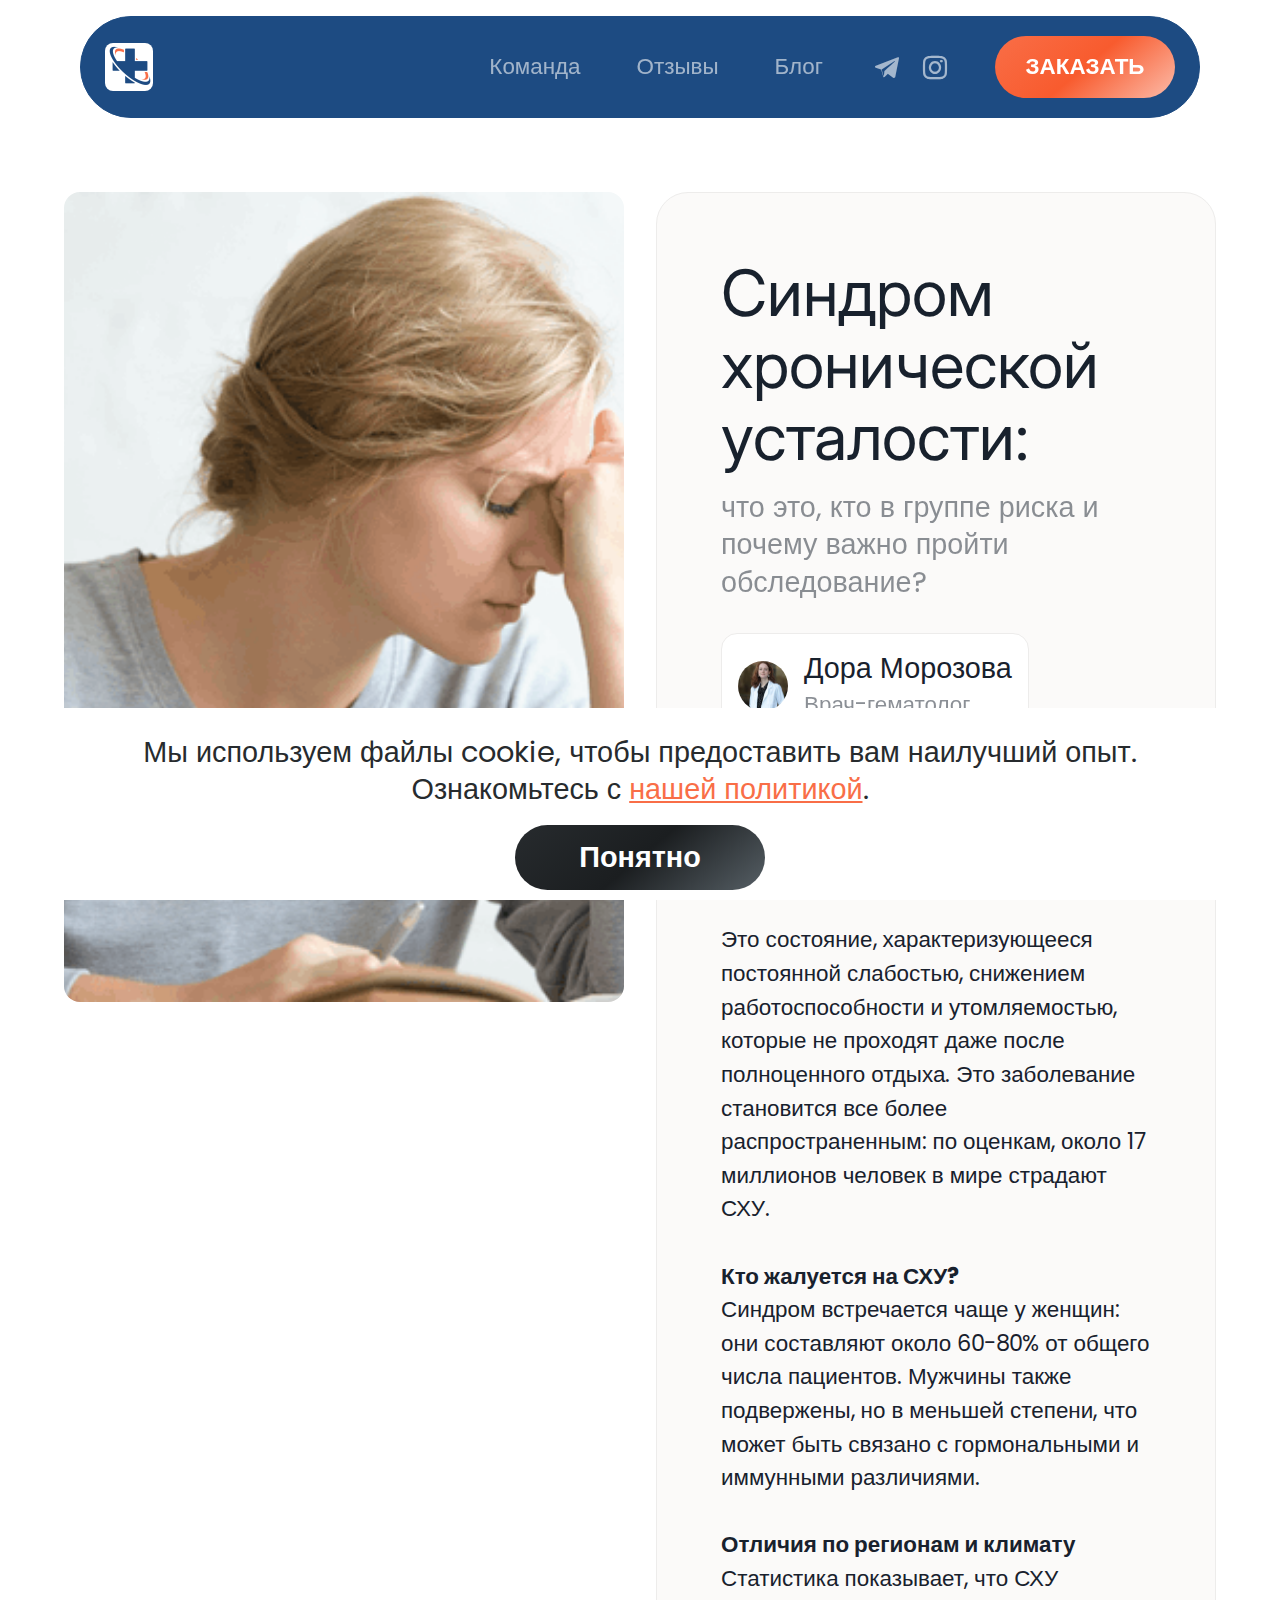
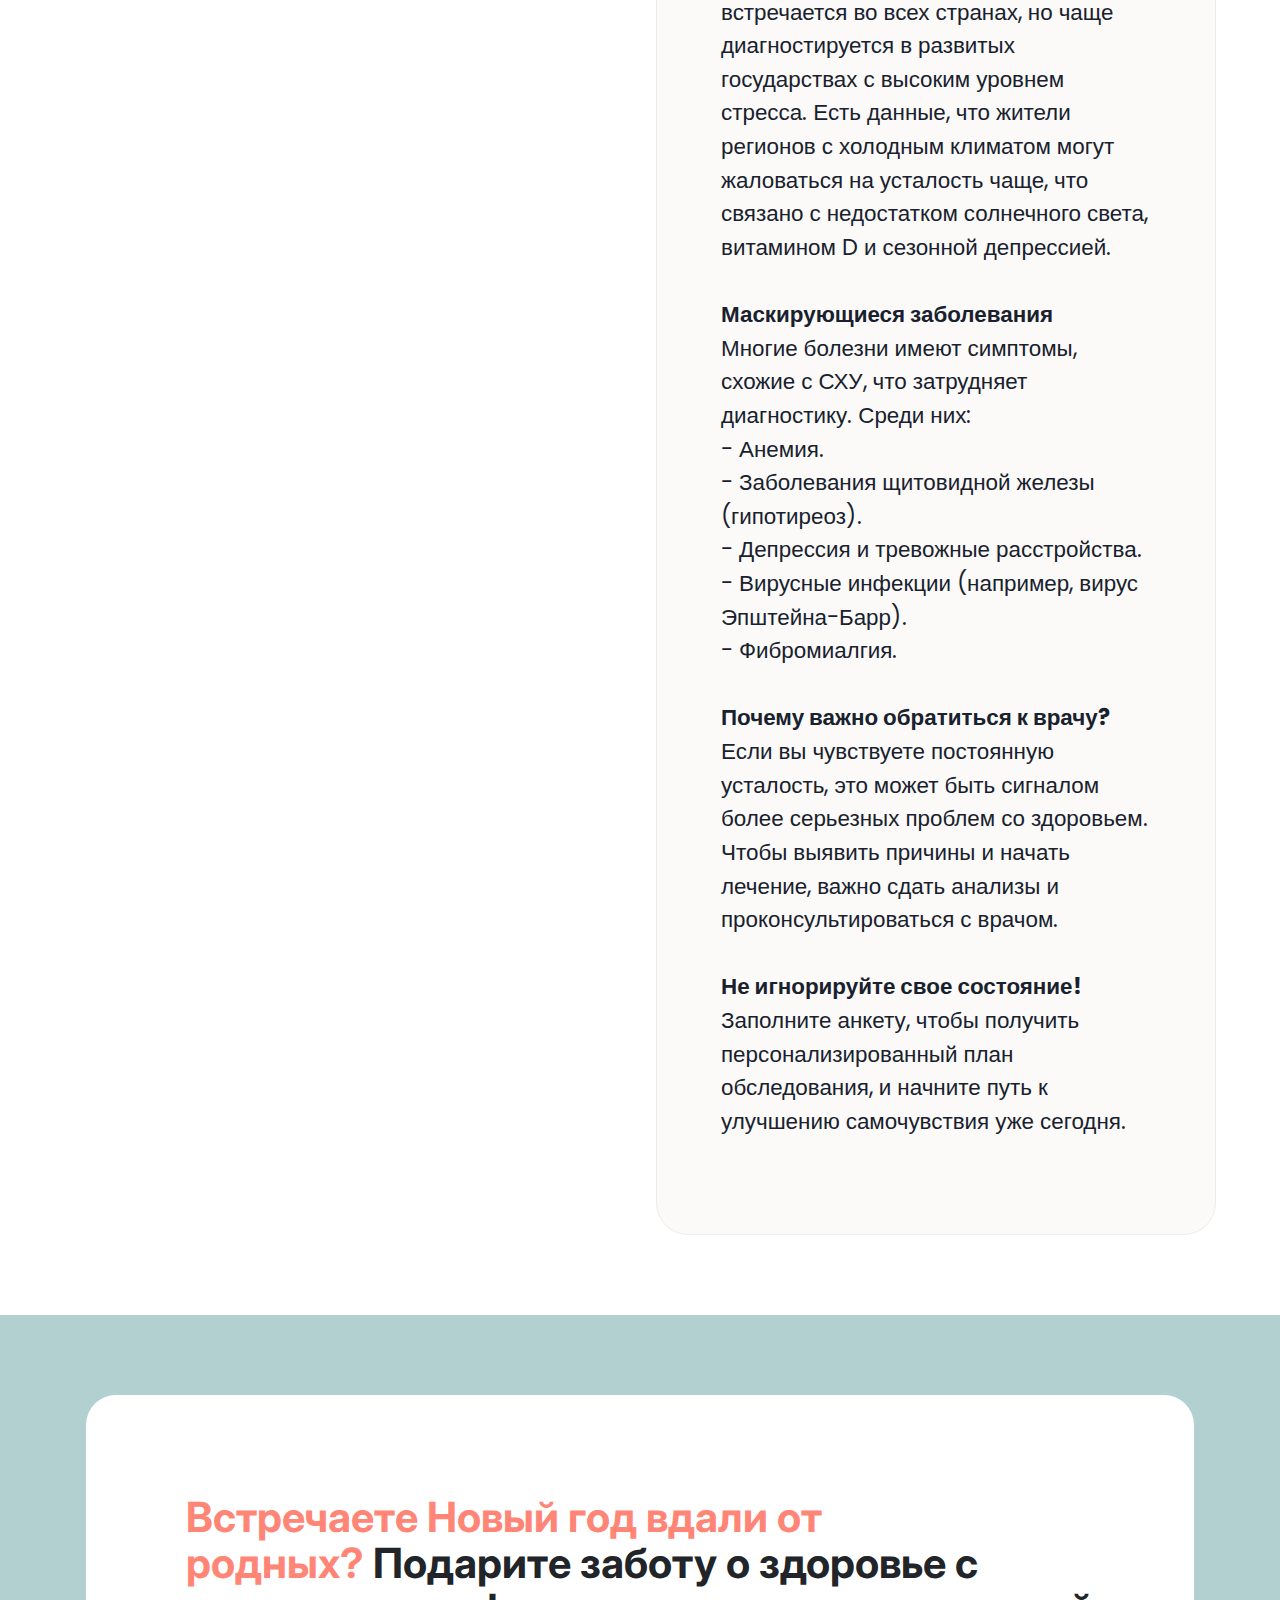
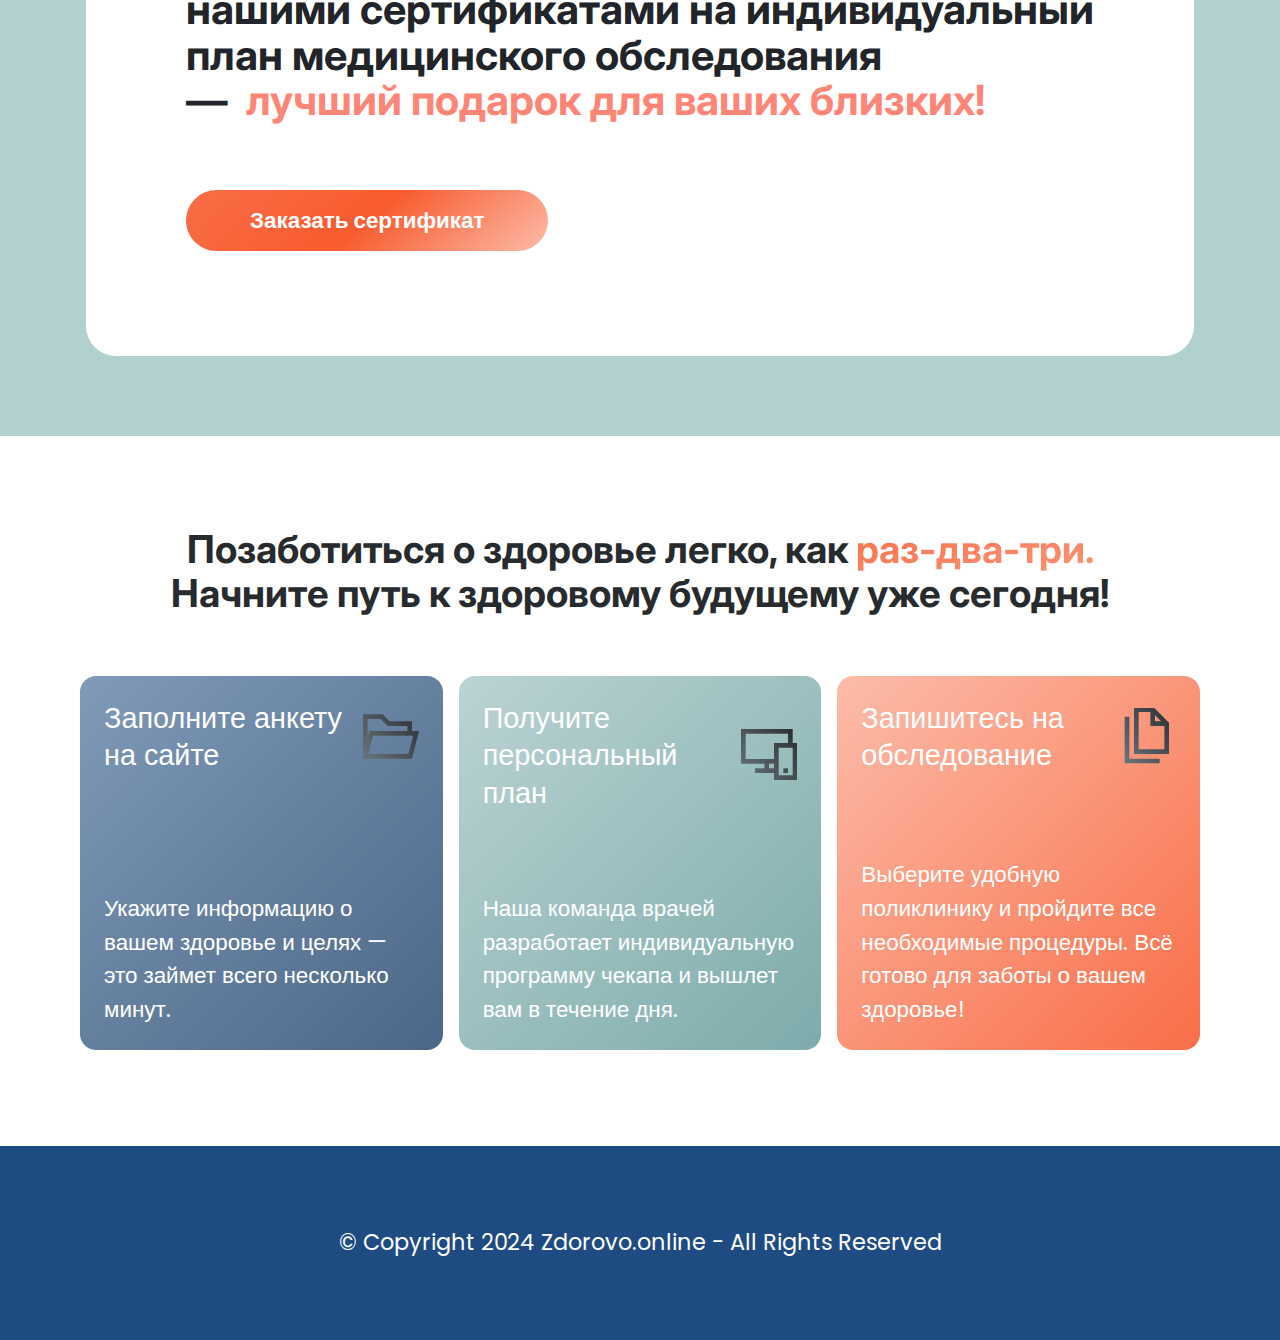
<file: page1.html>
<!DOCTYPE html>
<html  >
<head>
  
  <meta charset="UTF-8">
  <meta http-equiv="X-UA-Compatible" content="IE=edge">
  
  <meta name="twitter:card" content="summary_large_image"/>
  <meta name="twitter:image:src" content="assets/images/page1-meta.webp">
  <meta property="og:image" content="assets/images/page1-meta.webp">
  <meta name="twitter:title" content="Статья о синдроме хронической усталости">
  <meta name="viewport" content="width=device-width, initial-scale=1, minimum-scale=1">
  <link rel="shortcut icon" href="assets/images/zdorovo-1-96x96.png" type="image/x-icon">
  <meta name="description" content="Чувствуете усталость и упадок сил?
Начните новый год здорово с индивидуальным планом чекапа!">
  
  
  <title>Статья о синдроме хронической усталости</title>
  <link rel="stylesheet" href="assets/web/assets/mobirise-icons2/mobirise2.css">
  <link rel="stylesheet" href="assets/bootstrap/css/bootstrap.min.css">
  <link rel="stylesheet" href="assets/bootstrap/css/bootstrap-grid.min.css">
  <link rel="stylesheet" href="assets/bootstrap/css/bootstrap-reboot.min.css">
    <link rel="stylesheet" href="assets/dropdown/css/style.css">
  <link rel="stylesheet" href="assets/socicon/css/styles.css">
  <link rel="stylesheet" href="assets/theme/css/style.css">
  <link rel="preload" href="https://fonts.googleapis.com/css?family=Inter:100,200,300,400,500,600,700,800,900,100i,200i,300i,400i,500i,600i,700i,800i,900i&display=swap" as="style" onload="this.onload=null;this.rel='stylesheet'">
  <noscript><link rel="stylesheet" href="https://fonts.googleapis.com/css?family=Inter:100,200,300,400,500,600,700,800,900,100i,200i,300i,400i,500i,600i,700i,800i,900i&display=swap"></noscript>
  <link rel="preload" href="https://fonts.googleapis.com/css?family=Poppins:100,100i,200,200i,300,300i,400,400i,500,500i,600,600i,700,700i,800,800i,900,900i&display=swap" as="style" onload="this.onload=null;this.rel='stylesheet'">
  <noscript><link rel="stylesheet" href="https://fonts.googleapis.com/css?family=Poppins:100,100i,200,200i,300,300i,400,400i,500,500i,600,600i,700,700i,800,800i,900,900i&display=swap"></noscript>
  <link rel="preload" as="style" href="assets/mobirise/css/mbr-additional.css"><link rel="stylesheet" href="assets/mobirise/css/mbr-additional.css" type="text/css">

  
  
  
</head>
<body>
  
  <section data-bs-version="5.1" class="menu menu01 flexm5 cid-uwQNMbmOxj" once="menu" id="menu01-8">
    

    <div class="container-fluid">
        <nav class="navbar navbar-dropdown navbar-expand-lg">
            <div class="menu-container">
                <div class="navbar-brand">
				<span class="navbar-logo">
					<a href="file:///Users/valeriyaegorova/Library/Application%20Support/Mobirise.com/Mobirise/leru4_0040yandex_002eru/addons/flexm5/components/index.html">
						<img src="assets/images/zdorovo-1-96x96.png" alt="" style="height: 3rem;">
					</a>
				</span>
                    
                </div>
                <button class="navbar-toggler" type="button" data-toggle="collapse" data-bs-toggle="collapse" data-target="#navbarSupportedContent" data-bs-target="#navbarSupportedContent" aria-controls="navbarNavAltMarkup" aria-expanded="false" aria-label="Toggle navigation">
                    <div class="hamburger">
                        <span></span>
                        <span></span>
                        <span></span>
                        <span></span>
                    </div>
                </button>
                <div class="collapse navbar-collapse" id="navbarSupportedContent">
                    <ul class="navbar-nav nav-dropdown" data-app-modern-menu="true"><li class="nav-item">
                            <a class="nav-link link text-white display-4" href="#features01-2" aria-expanded="false">Команда</a>
                        </li>
                        <li class="nav-item">
                            <a class="nav-link link text-white display-4" href="#slider04-a">Отзывы</a>
                        </li>
                        <li class="nav-item">
                            <a class="nav-link link text-white display-4" href="#list01-8">Блог</a>
                        </li></ul>
                    <div class="icons-menu">
                        <a class="iconfont-wrapper" href="#">
                            <span class="p-2 mbr-iconfont socicon-telegram socicon" style="color: rgb(255, 255, 255); fill: rgb(255, 255, 255);"></span>
                        </a>
                        <a class="iconfont-wrapper" href="https://www.instagram.com/zdorovo.online" target="_blank">
                            <span class="p-2 mbr-iconfont socicon-instagram socicon" style="color: rgb(255, 255, 255); fill: rgb(255, 255, 255);"></span>
                        </a>
                        
                        
                    </div>
                    <div class="navbar-buttons mbr-section-btn"><a class="btn btn-secondary display-4" href="#">ЗАКАЗАТЬ</a></div>
                </div>
            </div>
        </nav>
    </div>
</section>

<section data-bs-version="5.1" class="article02 healthm5 cid-uwQSmRNxaV" id="article02-f">
    

    
    

    <div class="container-fluid">
        <div class="row">
            <div class="col-12 col-lg-6">
                <div class="image-wrapper">
                    <img src="assets/images/8653216522b152183e714ddabd381d33-1000x386.png" alt="">
                </div>
            </div>
            <div class="col-12 col-lg-6">
                <div class="content-wrapper">
                    <div class="content-wrap">
                        <div class="desc-wrapper">
                            
                        </div>
                        <h2 class="mbr-section-title mbr-fonts-style display-2">Синдром хронической усталости:&nbsp;</h2>
                        <p class="mbr-text_1 mbr-fonts-style display-7">что это, кто в группе риска и почему важно пройти обследование?<br></p>
                    </div>
                    <div class="person-wrapper">
                        <div class="person-wrap">
                            <img src="assets/images/morozova-photo-100x105.jpg" alt="">
                            <div class="name-wrapper">
                                <p class="mbr-name mbr-fonts-style display-7">
                                    Дора Морозова</p>
                                <p class="mbr-role mbr-fonts-style display-4">
                                    Врач-гематолог</p>
                            </div>
                        </div>
                    </div>
                    <div class="content-wrap">
                        <h3 class="mbr-section-subtitle mbr-fonts-style display-5">Синдром хронической усталости (СХУ)&nbsp;</h3>
                        <p class="mbr-text_2 mbr-fonts-style display-4"><br>Это состояние, характеризующееся постоянной слабостью, снижением работоспособности и утомляемостью, которые не проходят даже после полноценного отдыха. Это заболевание становится все более распространенным: по оценкам, около 17 миллионов человек в мире страдают СХУ.  <br><br><strong>Кто жалуется на СХУ?</strong><br>Синдром встречается чаще у женщин: они составляют около 60-80% от общего числа пациентов. Мужчины также подвержены, но в меньшей степени, что может быть связано с гормональными и иммунными различиями.  <br><br><strong>Отличия по регионам и климату</strong><br>Статистика показывает, что СХУ встречается во всех странах, но чаще диагностируется в развитых государствах с высоким уровнем стресса. Есть данные, что жители регионов с холодным климатом могут жаловаться на усталость чаще, что связано с недостатком солнечного света, витамином D и сезонной депрессией.<br><br><strong>Маскирующиеся заболевания</strong><br>Многие болезни имеют симптомы, схожие с СХУ, что затрудняет диагностику. Среди них:  <br>- Анемия.  <br>- Заболевания щитовидной железы (гипотиреоз).  <br>- Депрессия и тревожные расстройства.  <br>- Вирусные инфекции (например, вирус Эпштейна-Барр).  <br>- Фибромиалгия.  <br><br><strong>Почему важно обратиться к врачу?</strong><br>Если вы чувствуете постоянную усталость, это может быть сигналом более серьезных проблем со здоровьем. Чтобы выявить причины и начать лечение, важно сдать анализы и проконсультироваться с врачом.  <br><br><strong>Не игнорируйте свое состояние!</strong><br> Заполните анкету, чтобы получить персонализированный план обследования, и начните путь к улучшению самочувствия уже сегодня.</p>
                    </div>
                </div>
            </div>
        </div>
    </div>
</section>

<section data-bs-version="5.1" class="article02 flavorm5 cid-uwQNMdTZF9" id="article02-b">
    

    
    

    <div class="container">
        <div class="row">
            <div class="col-12">
                <div class="content-wrapper">
                    <div class="content-wrap">
                        
                        <h2 class="mbr-section-title mbr-fonts-style display-1"><strong><span><b>Встречаете Новый год вдали от родных?</b></span>&nbsp;Подарите заботу о здоровье с нашими сертификатами на индивидуальный план медицинского обследования —&nbsp;&nbsp;<span><b>лучший подарок для ваших близких!</b></span></strong></h2>
                        <div class="mbr-section-btn"><a class="btn btn-secondary display-4" href="#">Заказать сертификат</a></div>
                    </div>
                    
                </div>
            </div>
        </div>
    </div>
</section>

<section data-bs-version="5.1" class="features01 flexm5 cid-uwQNMegWwN" id="features01-c">
    

    
    

    <div class="container-fluid">
        <div class="row">
            <div class="col-12">
                <div class="content-wrapper">
                    
                    <h2 class="mbr-section-title mbr-fonts-style display-5"><div><strong><br></strong></div><strong>Позаботиться о здоровье легко, как <span><b>раз-два-три.</b></span><br>Начните путь к здоровому будущему уже сегодня!</strong></h2>
                </div>
            </div>
        </div>
        <div class="row items-wrapper">
            <div class="item features-without-image col-12 col-lg-4">
                <div class="item-wrapper card_1">
                    <div class="card-box">
                        <div class="title-wrap">
                            <div class="icon-wrapper">
                                <span class="mbr-iconfont mobi-mbri-opened-folder mobi-mbri"></span>
                            </div>
                            <h4 class="item-title mbr-fonts-style display-7">Заполните анкету<br>на сайте</h4>
                        </div>
                    </div>
                    <p class="item-text mbr-fonts-style display-4">
                        Укажите информацию о вашем здоровье и целях — это займет всего несколько минут.
                    </p>
                </div>
            </div>
            <div class="item features-without-image col-12 col-lg-4">
                <div class="item-wrapper card_2">
                    <div class="card-box">
                        <div class="title-wrap">
                            <div class="icon-wrapper">
                                <span class="mbr-iconfont mobi-mbri-responsive-2 mobi-mbri"></span>
                            </div>
                            <h4 class="item-title mbr-fonts-style display-7">Получите персональный план</h4>
                        </div>
                    </div>
                    <p class="item-text mbr-fonts-style display-4">
                        Наша команда врачей разработает индивидуальную программу чекапа и вышлет вам в течение дня.</p>
                </div>
            </div>
            <div class="item features-without-image col-12 col-lg-4">
                <div class="item-wrapper card_3">
                    <div class="card-box">
                        <div class="title-wrap">
                            <div class="icon-wrapper">
                                <span class="mbr-iconfont mobi-mbri-pages mobi-mbri"></span>
                            </div>
                            <h4 class="item-title mbr-fonts-style display-7">Запишитесь на обследование</h4>
                        </div>
                    </div>
                    <p class="item-text mbr-fonts-style display-4">
                        Выберите удобную поликлинику и пройдите все необходимые процедуры. Всё готово для заботы о вашем здоровье!
                    </p>
                </div>
            </div>
        </div>
    </div>
</section>

<section data-bs-version="5.1" class="footer01 flexm5 cid-uwQNMfcNyc" once="footers" id="footer01-e">
    

    
    

    <div class="container-fluid">
        <div class="row">
            
            
            
            
            
            <div class="col-12">
                
                <p class="mbr-copy mbr-fonts-style display-4">
                    © Copyright 2024 Zdorovo.online - All Rights Reserved
                </p>
            </div>
        </div>
    </div>
</section>


<script src="assets/bootstrap/js/bootstrap.bundle.min.js"></script>
  <script src="assets/web/assets/cookies-alert-plugin/cookies-alert-core.js"></script>
  <script src="assets/web/assets/cookies-alert-plugin/cookies-alert-script.js"></script>
  <script src="assets/smoothscroll/smooth-scroll.js"></script>
  <script src="assets/ytplayer/index.js"></script>
      <script src="assets/dropdown/js/navbar-dropdown.js"></script>
  <script src="assets/theme/js/script.js"></script>
  
  
  
<input name="cookieData" type="hidden" data-cookie-cookiesAlertType='false' data-cookie-customDialogSelector='null' data-cookie-colorText='#272b2e' data-cookie-colorBg='rgb(255, 255, 255)' data-cookie-opacityOverlay='0' data-cookie-bgOpacity='100' data-cookie-textButton='Понятно' data-cookie-rejectText='REJECT' data-cookie-colorButton='#272b2e' data-cookie-rejectColor='#ffffff' data-cookie-colorLink='#f96e47' data-cookie-underlineLink='true' data-cookie-text="Мы используем файлы cookie, чтобы предоставить вам наилучший опыт. Ознакомьтесь с <a href='privacy.html'>нашей политикой</a>.">
  </body>
</html>
</file>
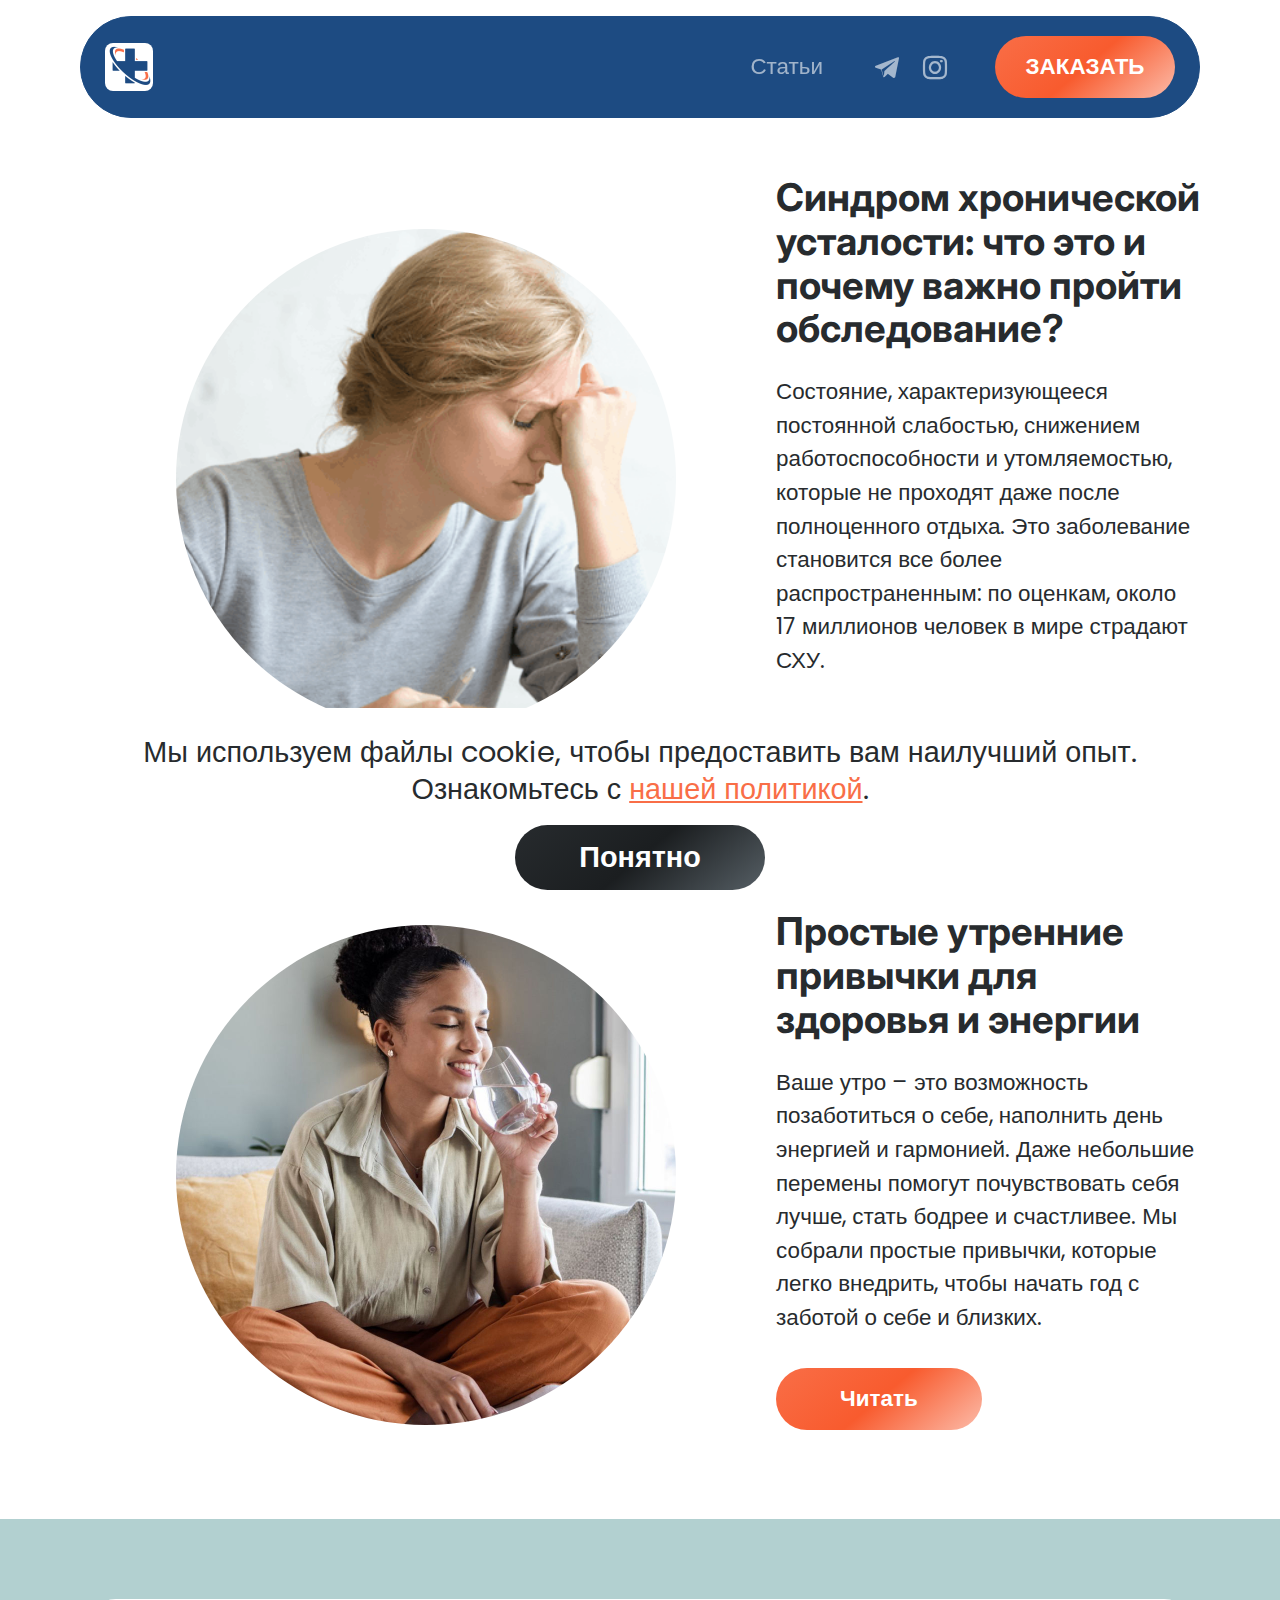
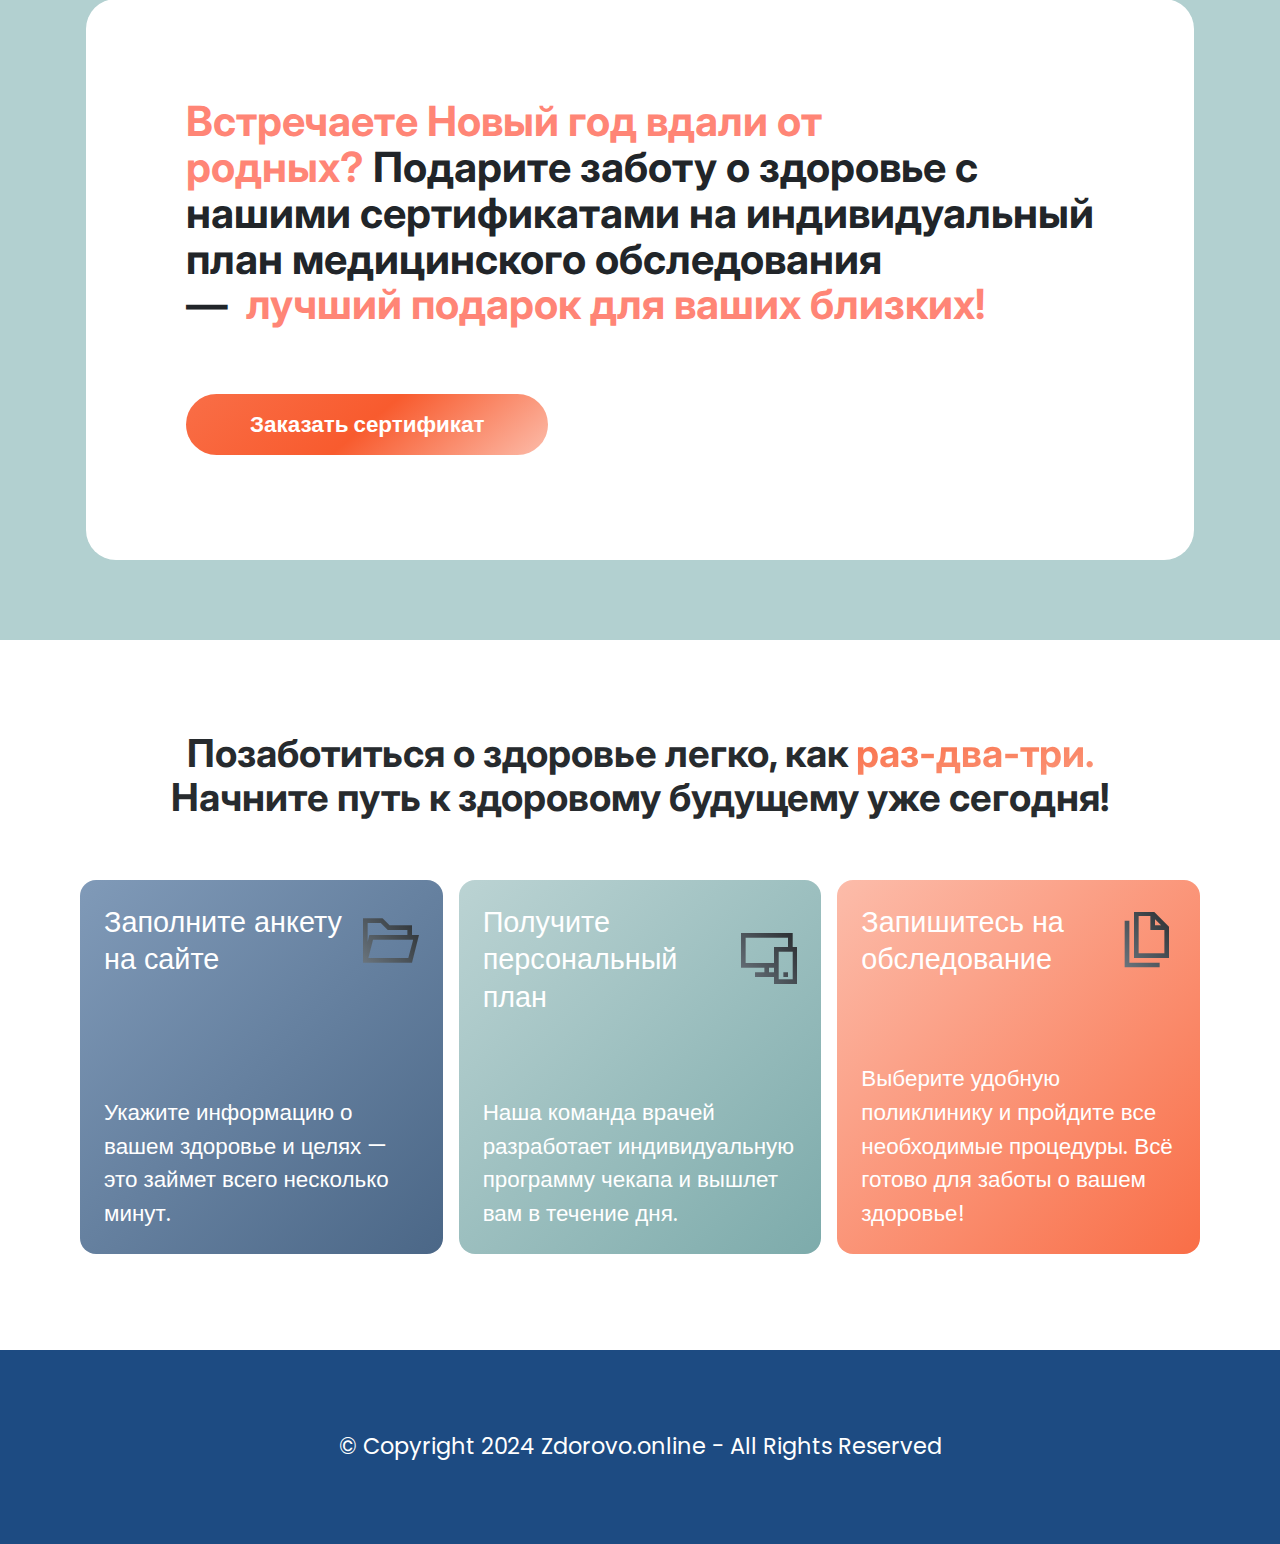
<file: page2.html>
<!DOCTYPE html>
<html  >
<head>
  
  <meta charset="UTF-8">
  <meta http-equiv="X-UA-Compatible" content="IE=edge">
  
  <meta name="twitter:card" content="summary_large_image"/>
  <meta name="twitter:image:src" content="assets/images/page2-meta.png">
  <meta property="og:image" content="assets/images/page2-meta.png">
  <meta name="twitter:title" content="Статьи">
  <meta name="viewport" content="width=device-width, initial-scale=1, minimum-scale=1">
  <link rel="shortcut icon" href="assets/images/zdorovo-1-96x96.png" type="image/x-icon">
  <meta name="description" content="Чувствуете усталость и упадок сил?
Начните новый год здорово с индивидуальным планом чекапа!">
  
  
  <title>Статьи</title>
  <link rel="stylesheet" href="assets/web/assets/mobirise-icons2/mobirise2.css">
  <link rel="stylesheet" href="assets/bootstrap/css/bootstrap.min.css">
  <link rel="stylesheet" href="assets/bootstrap/css/bootstrap-grid.min.css">
  <link rel="stylesheet" href="assets/bootstrap/css/bootstrap-reboot.min.css">
    <link rel="stylesheet" href="assets/dropdown/css/style.css">
  <link rel="stylesheet" href="assets/socicon/css/styles.css">
  <link rel="stylesheet" href="assets/theme/css/style.css">
  <link rel="preload" href="https://fonts.googleapis.com/css?family=Inter:100,200,300,400,500,600,700,800,900,100i,200i,300i,400i,500i,600i,700i,800i,900i&display=swap" as="style" onload="this.onload=null;this.rel='stylesheet'">
  <noscript><link rel="stylesheet" href="https://fonts.googleapis.com/css?family=Inter:100,200,300,400,500,600,700,800,900,100i,200i,300i,400i,500i,600i,700i,800i,900i&display=swap"></noscript>
  <link rel="preload" href="https://fonts.googleapis.com/css?family=Poppins:100,100i,200,200i,300,300i,400,400i,500,500i,600,600i,700,700i,800,800i,900,900i&display=swap" as="style" onload="this.onload=null;this.rel='stylesheet'">
  <noscript><link rel="stylesheet" href="https://fonts.googleapis.com/css?family=Poppins:100,100i,200,200i,300,300i,400,400i,500,500i,600,600i,700,700i,800,800i,900,900i&display=swap"></noscript>
  <link rel="preload" as="style" href="assets/mobirise/css/mbr-additional.css"><link rel="stylesheet" href="assets/mobirise/css/mbr-additional.css" type="text/css">

  
  
  
</head>
<body>
  
  <section data-bs-version="5.1" class="menu menu01 flexm5 cid-uzijXwu9TJ" once="menu" id="menu01-o">
    

    <div class="container-fluid">
        <nav class="navbar navbar-dropdown navbar-expand-lg">
            <div class="menu-container">
                <div class="navbar-brand">
				<span class="navbar-logo">
					<a href="index.html#header02-1">
						<img src="assets/images/zdorovo-1-96x96.png" alt="индивидуальные планы чекапов" style="height: 3rem;">
					</a>
				</span>
                    
                </div>
                <button class="navbar-toggler" type="button" data-toggle="collapse" data-bs-toggle="collapse" data-target="#navbarSupportedContent" data-bs-target="#navbarSupportedContent" aria-controls="navbarNavAltMarkup" aria-expanded="false" aria-label="Toggle navigation">
                    <div class="hamburger">
                        <span></span>
                        <span></span>
                        <span></span>
                        <span></span>
                    </div>
                </button>
                <div class="collapse navbar-collapse" id="navbarSupportedContent">
                    <ul class="navbar-nav nav-dropdown" data-app-modern-menu="true"><li class="nav-item">
                            <a class="nav-link link text-white text-primary display-4" href="page2.html#article01-x">Статьи</a>
                        </li></ul>
                    <div class="icons-menu">
                        <a class="iconfont-wrapper" href="http://t.me/zdorovoo_bot" target="_blank">
                            <span class="p-2 mbr-iconfont socicon-telegram socicon" style="color: rgb(255, 255, 255); fill: rgb(255, 255, 255);"></span>
                        </a>
                        <a class="iconfont-wrapper" href="https://www.instagram.com/zdorovo.online" target="_blank">
                            <span class="p-2 mbr-iconfont socicon-instagram socicon" style="color: rgb(255, 255, 255); fill: rgb(255, 255, 255);"></span>
                        </a>
                        
                        
                    </div>
                    <div class="navbar-buttons mbr-section-btn"><a class="btn btn-secondary display-4" href="http://t.me/zdorovoo_bot" target="_blank">ЗАКАЗАТЬ</a></div>
                </div>
            </div>
        </nav>
    </div>
</section>

<section data-bs-version="5.1" class="article01 flexm5 cid-uziKCw1Ifa" id="article01-x">
    

    
    

    <div class="container-fluid">
        <div class="row items-wrapper">
            <div class="col-12 col-lg-5 card">
				<div class="image-wrapper">
					<img src="assets/images/8653216522b152183e714ddabd381d33-1000x386.png" alt="">
				</div>
            </div>
            <div class="col-12 col-lg-6 card">
                <div class="content-wrapper">
                    
                    <h2 class="mbr-section-title mbr-fonts-style display-5"><strong>Синдром хронической усталости: что это и почему важно пройти обследование?</strong></h2>
                    <p class="mbr-text mbr-fonts-style display-4">Состояние, характеризующееся постоянной слабостью, снижением работоспособности и утомляемостью, которые не проходят даже после полноценного отдыха. Это заболевание становится все более распространенным: по оценкам, около 17 миллионов человек в мире страдают СХУ.</p>
                    <div class="mbr-section-btn"><a class="btn btn-secondary display-4" href="chronicfatiguesyndrome.html#article02-f">Читать</a></div>
                </div>
            </div>
        </div>
    </div>
</section>

<section data-bs-version="5.1" class="article01 flexm5 cid-uziKVPrJPX" id="article01-y">
    

    
    

    <div class="container-fluid">
        <div class="row items-wrapper">
            <div class="col-12 col-lg-5 card">
				<div class="image-wrapper">
					<img src="assets/images/untitled-design-21-1000x1250.jpg" alt="Простые утренние привычки для здоровья и энергии">
				</div>
            </div>
            <div class="col-12 col-lg-6 card">
                <div class="content-wrapper">
                    
                    <h2 class="mbr-section-title mbr-fonts-style display-5"><strong>Простые утренние привычки для здоровья и энергии</strong></h2>
                    <p class="mbr-text mbr-fonts-style display-4">Ваше утро – это возможность позаботиться о себе, наполнить день энергией и гармонией. Даже небольшие перемены помогут почувствовать себя лучше, стать бодрее и счастливее. Мы собрали простые привычки, которые легко внедрить, чтобы начать год с заботой о себе и близких.</p>
                    <div class="mbr-section-btn"><a class="btn btn-secondary display-4" href="page3.html#article02-s">Читать</a></div>
                </div>
            </div>
        </div>
    </div>
</section>

<section data-bs-version="5.1" class="article02 flavorm5 cid-uzijXwX7Nl" id="article02-p">
    

    
    

    <div class="container">
        <div class="row">
            <div class="col-12">
                <div class="content-wrapper">
                    <div class="content-wrap">
                        
                        <h2 class="mbr-section-title mbr-fonts-style display-1"><strong><span><b>Встречаете Новый год вдали от родных?</b></span>&nbsp;Подарите заботу о здоровье с нашими сертификатами на индивидуальный план медицинского обследования —&nbsp;&nbsp;<span><b>лучший подарок для ваших близких!</b></span></strong></h2>
                        <div class="mbr-section-btn"><a class="btn btn-secondary display-4" href="https://t.me/zdorovoo_bot" target="_blank">Заказать сертификат</a></div>
                    </div>
                    
                </div>
            </div>
        </div>
    </div>
</section>

<section data-bs-version="5.1" class="features01 flexm5 cid-uzijXxd5o8" id="features01-q">
    

    
    

    <div class="container-fluid">
        <div class="row">
            <div class="col-12">
                <div class="content-wrapper">
                    
                    <h2 class="mbr-section-title mbr-fonts-style display-5"><div><strong><br></strong></div><strong>Позаботиться о здоровье легко, как <span><b>раз-два-три.</b></span><br>Начните путь к здоровому будущему уже сегодня!</strong></h2>
                </div>
            </div>
        </div>
        <div class="row items-wrapper">
            <div class="item features-without-image col-12 col-lg-4">
                <div class="item-wrapper card_1">
                    <div class="card-box">
                        <div class="title-wrap">
                            <div class="icon-wrapper">
                                <span class="mbr-iconfont mobi-mbri-opened-folder mobi-mbri"></span>
                            </div>
                            <h4 class="item-title mbr-fonts-style display-7">Заполните анкету<br>на сайте</h4>
                        </div>
                    </div>
                    <p class="item-text mbr-fonts-style display-4">
                        Укажите информацию о вашем здоровье и целях — это займет всего несколько минут.
                    </p>
                </div>
            </div>
            <div class="item features-without-image col-12 col-lg-4">
                <div class="item-wrapper card_2">
                    <div class="card-box">
                        <div class="title-wrap">
                            <div class="icon-wrapper">
                                <span class="mbr-iconfont mobi-mbri-responsive-2 mobi-mbri"></span>
                            </div>
                            <h4 class="item-title mbr-fonts-style display-7">Получите персональный план</h4>
                        </div>
                    </div>
                    <p class="item-text mbr-fonts-style display-4">
                        Наша команда врачей разработает индивидуальную программу чекапа и вышлет вам в течение дня.</p>
                </div>
            </div>
            <div class="item features-without-image col-12 col-lg-4">
                <div class="item-wrapper card_3">
                    <div class="card-box">
                        <div class="title-wrap">
                            <div class="icon-wrapper">
                                <span class="mbr-iconfont mobi-mbri-pages mobi-mbri"></span>
                            </div>
                            <h4 class="item-title mbr-fonts-style display-7">Запишитесь на обследование</h4>
                        </div>
                    </div>
                    <p class="item-text mbr-fonts-style display-4">
                        Выберите удобную поликлинику и пройдите все необходимые процедуры. Всё готово для заботы о вашем здоровье!
                    </p>
                </div>
            </div>
        </div>
    </div>
</section>

<section data-bs-version="5.1" class="footer01 flexm5 cid-uzijXxAlkx" once="footers" id="footer01-r">
    

    
    

    <div class="container-fluid">
        <div class="row">
            
            
            
            
            
            <div class="col-12">
                
                <p class="mbr-copy mbr-fonts-style display-4">
                    © Copyright 2024 Zdorovo.online - All Rights Reserved
                </p>
            </div>
        </div>
    </div>
</section>


<script src="assets/bootstrap/js/bootstrap.bundle.min.js"></script>
  <script src="assets/web/assets/cookies-alert-plugin/cookies-alert-core.js"></script>
  <script src="assets/web/assets/cookies-alert-plugin/cookies-alert-script.js"></script>
  <script src="assets/smoothscroll/smooth-scroll.js"></script>
  <script src="assets/ytplayer/index.js"></script>
      <script src="assets/dropdown/js/navbar-dropdown.js"></script>
  <script src="assets/theme/js/script.js"></script>
  
  
  
<input name="cookieData" type="hidden" data-cookie-cookiesAlertType='false' data-cookie-customDialogSelector='null' data-cookie-colorText='#272b2e' data-cookie-colorBg='rgb(255, 255, 255)' data-cookie-opacityOverlay='0' data-cookie-bgOpacity='100' data-cookie-textButton='Понятно' data-cookie-rejectText='REJECT' data-cookie-colorButton='#272b2e' data-cookie-rejectColor='#ffffff' data-cookie-colorLink='#f96e47' data-cookie-underlineLink='true' data-cookie-text="Мы используем файлы cookie, чтобы предоставить вам наилучший опыт. Ознакомьтесь с <a href='privacy.html'>нашей политикой</a>.">
  </body>
</html>
</file>
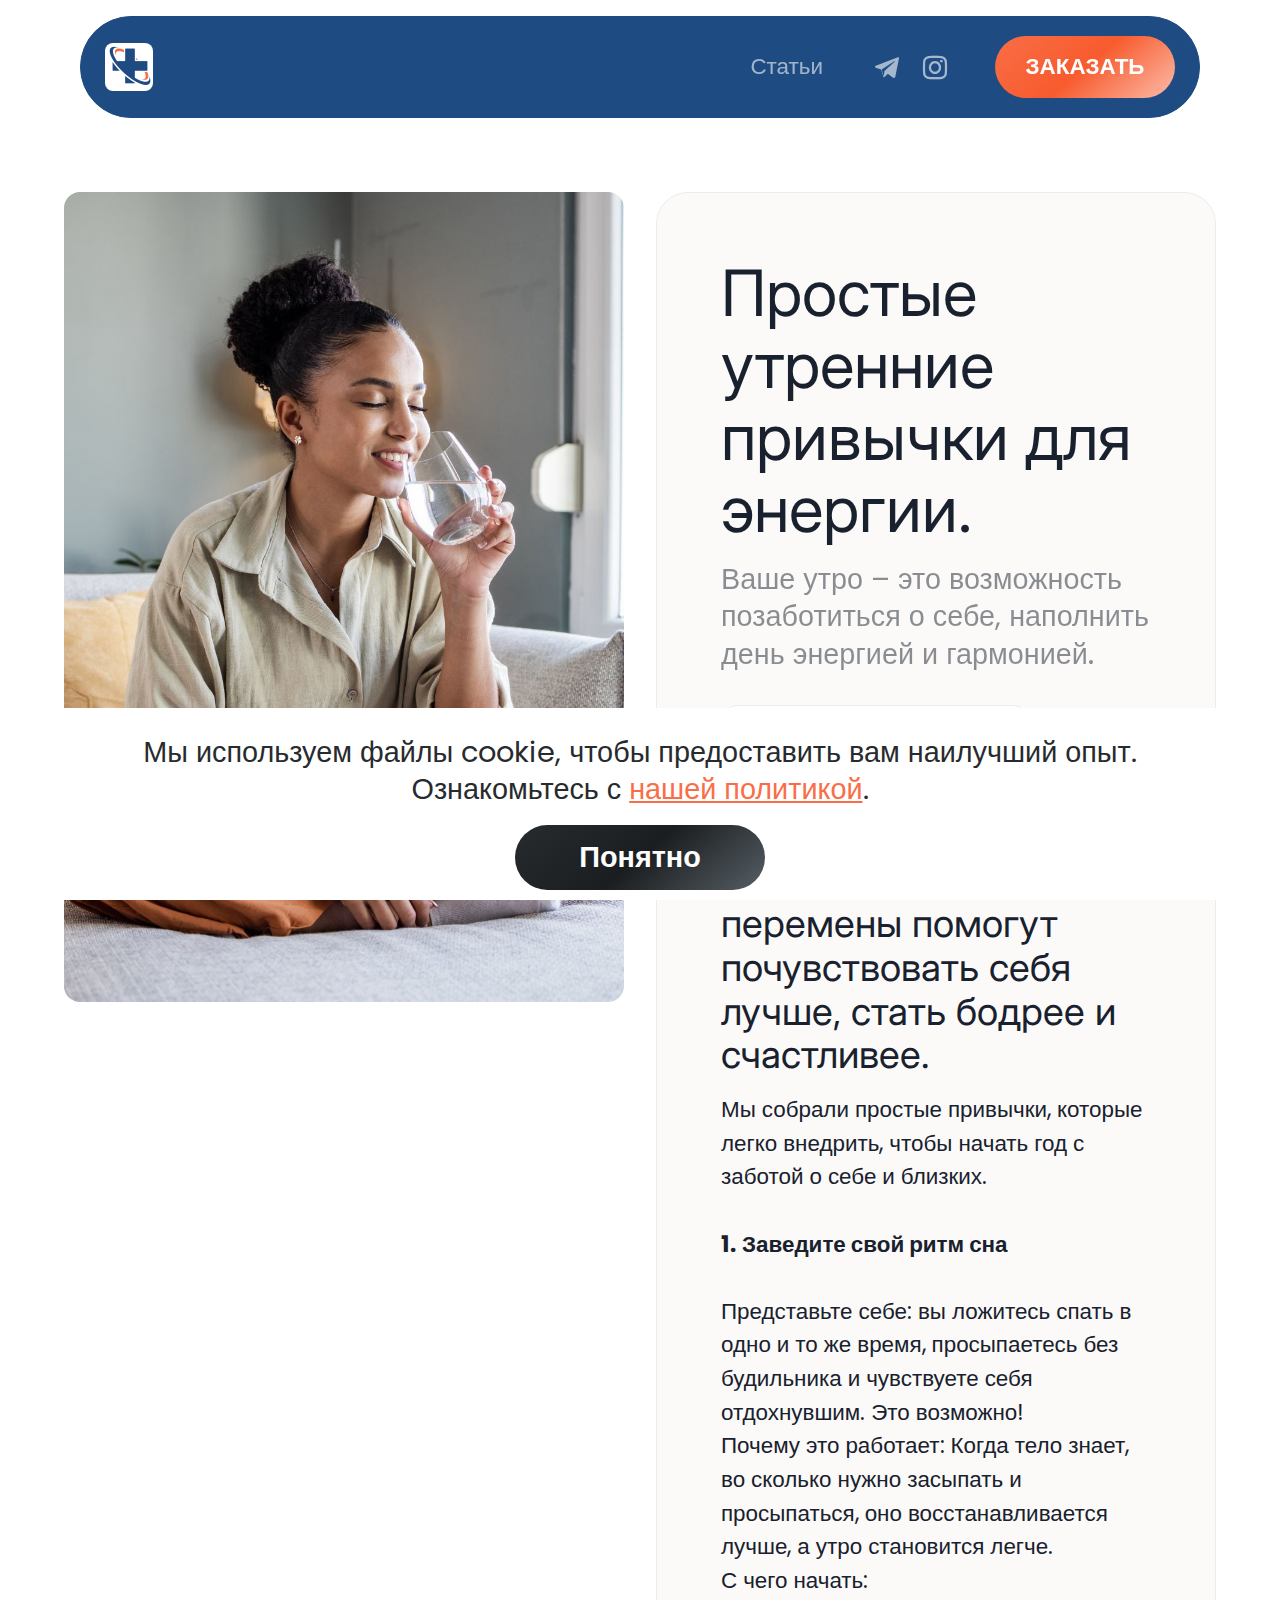
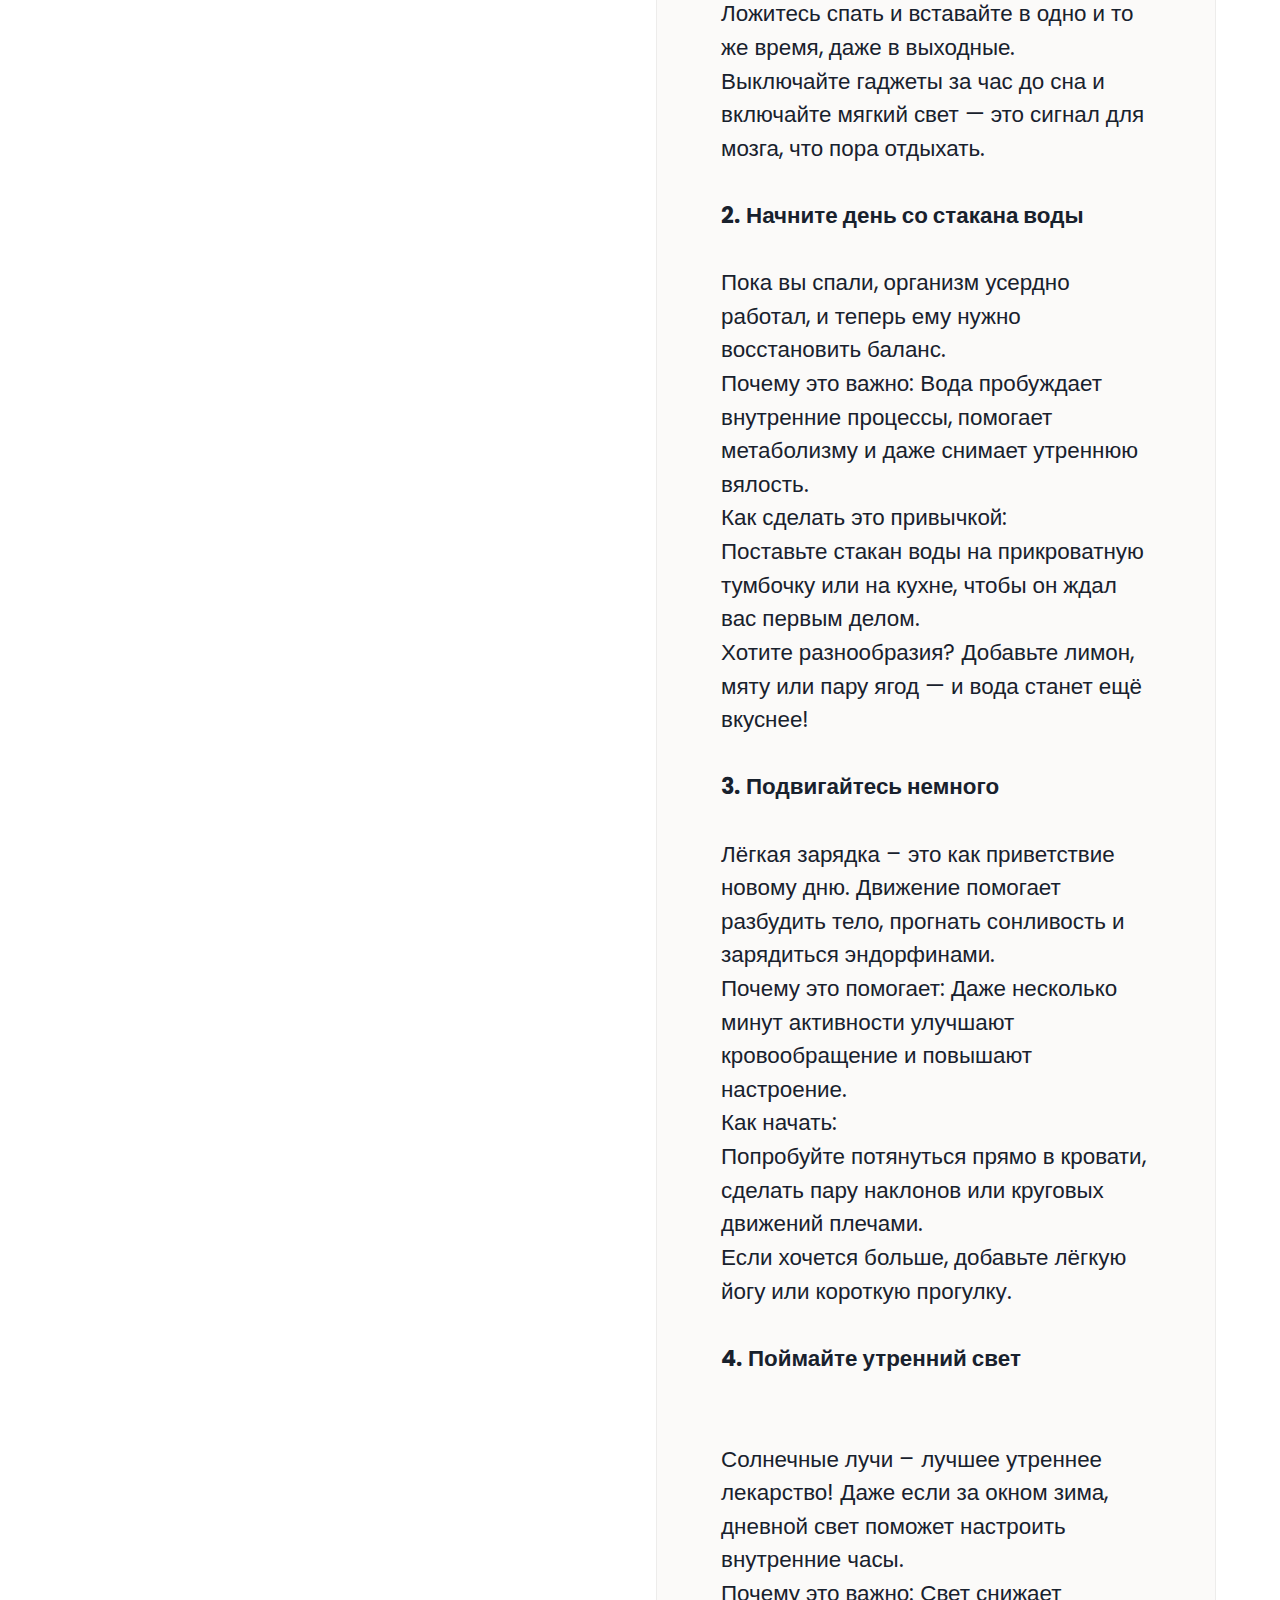
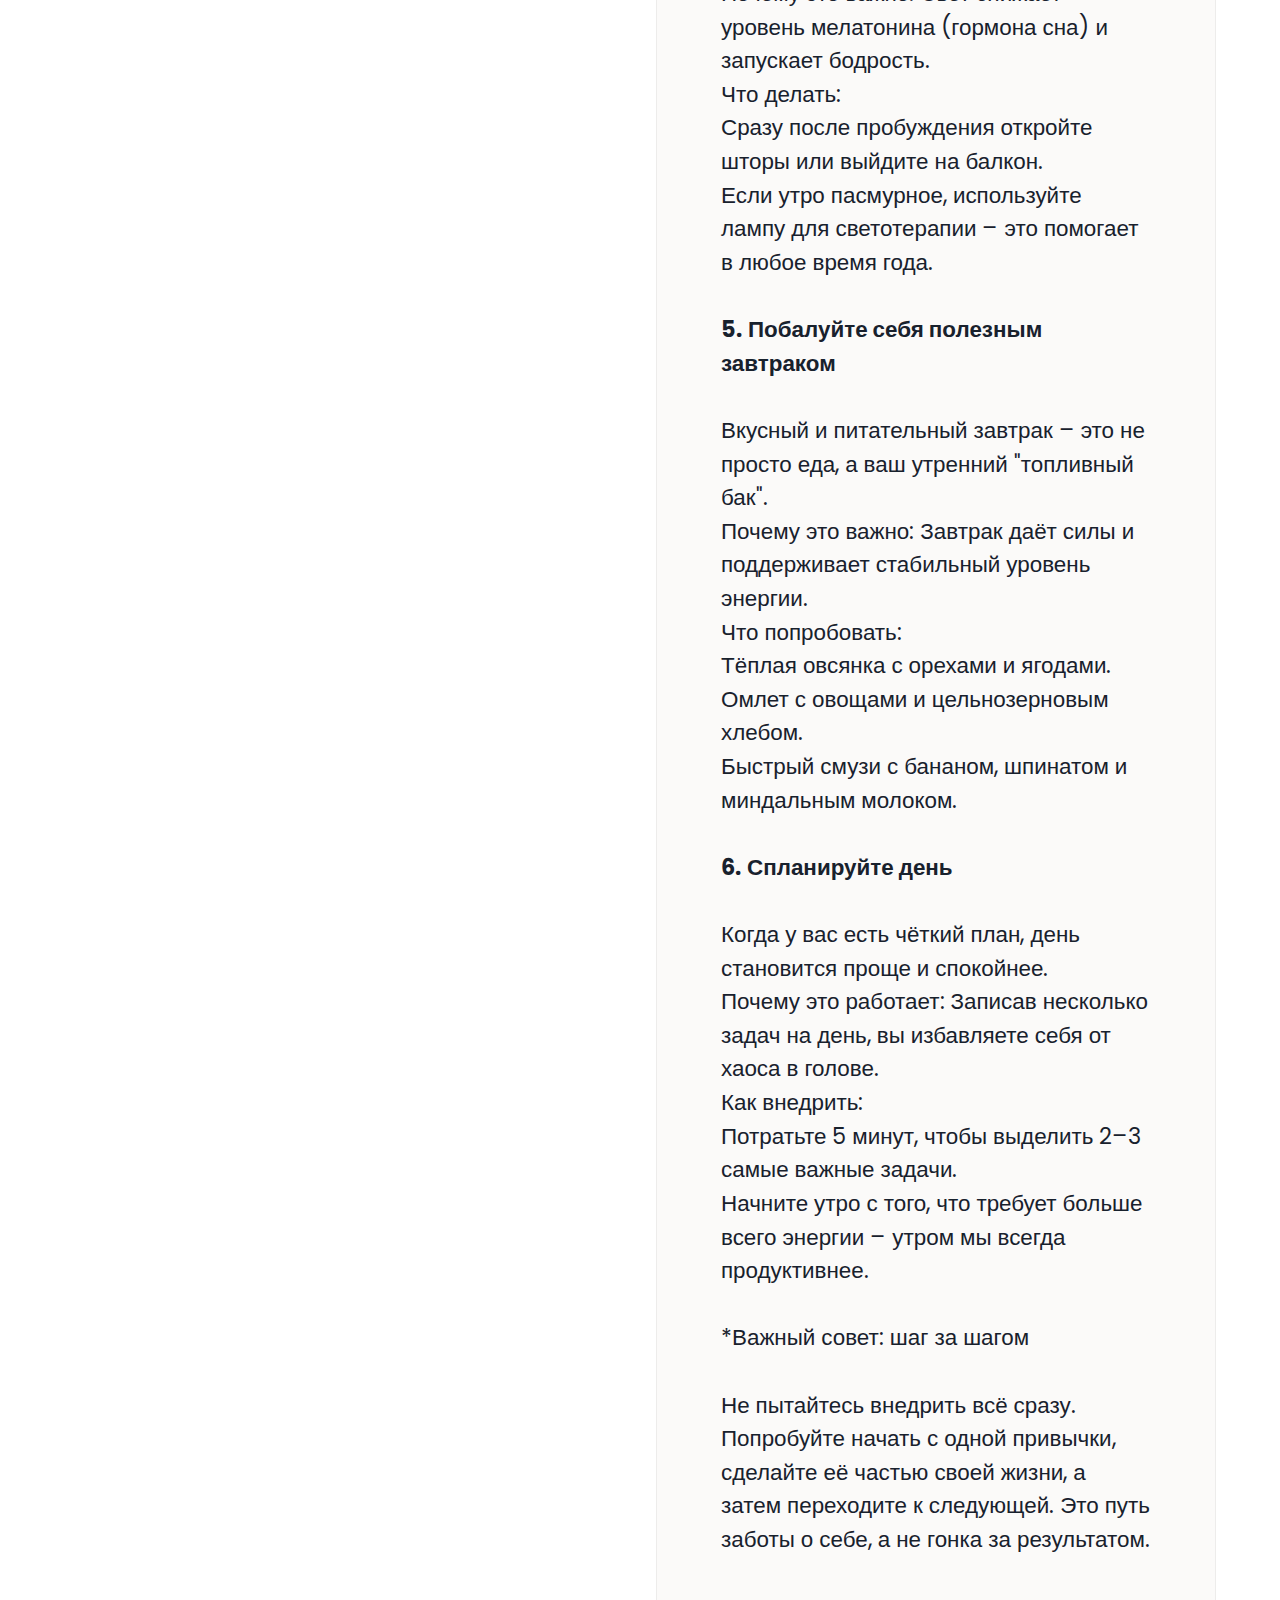
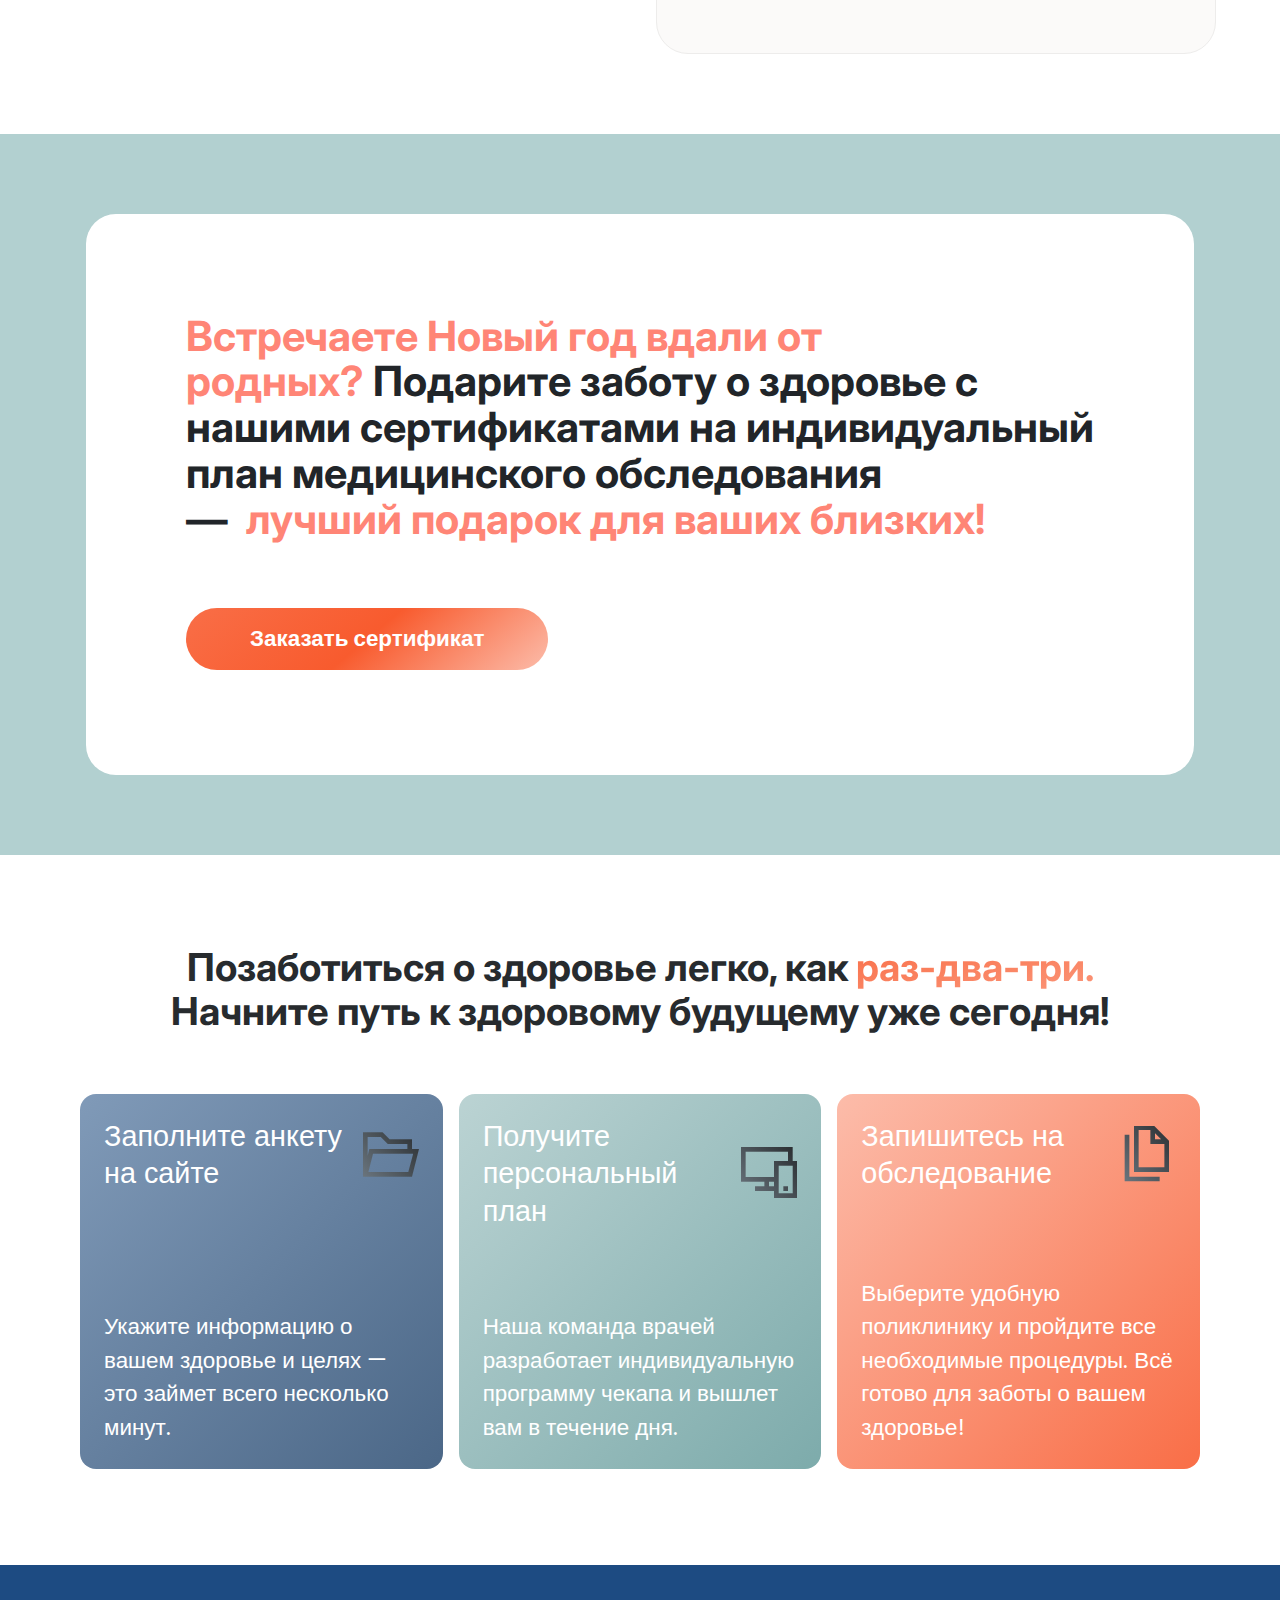
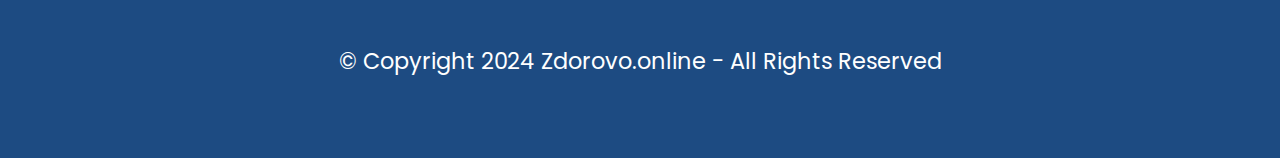
<file: page3.html>
<!DOCTYPE html>
<html  >
<head>
  
  <meta charset="UTF-8">
  <meta http-equiv="X-UA-Compatible" content="IE=edge">
  
  <meta name="twitter:card" content="summary_large_image"/>
  <meta name="twitter:image:src" content="assets/images/page3-meta.png">
  <meta property="og:image" content="assets/images/page3-meta.png">
  <meta name="twitter:title" content="Простые утренние привычки для здоровья и энергии">
  <meta name="viewport" content="width=device-width, initial-scale=1, minimum-scale=1">
  <link rel="shortcut icon" href="assets/images/zdorovo-1-96x96.png" type="image/x-icon">
  <meta name="description" content="Чувствуете усталость и упадок сил?
Начните новый год здорово с индивидуальным планом чекапа!">
  
  
  <title>Простые утренние привычки для здоровья и энергии</title>
  <link rel="stylesheet" href="assets/web/assets/mobirise-icons2/mobirise2.css">
  <link rel="stylesheet" href="assets/bootstrap/css/bootstrap.min.css">
  <link rel="stylesheet" href="assets/bootstrap/css/bootstrap-grid.min.css">
  <link rel="stylesheet" href="assets/bootstrap/css/bootstrap-reboot.min.css">
    <link rel="stylesheet" href="assets/dropdown/css/style.css">
  <link rel="stylesheet" href="assets/socicon/css/styles.css">
  <link rel="stylesheet" href="assets/theme/css/style.css">
  <link rel="preload" href="https://fonts.googleapis.com/css?family=Inter:100,200,300,400,500,600,700,800,900,100i,200i,300i,400i,500i,600i,700i,800i,900i&display=swap" as="style" onload="this.onload=null;this.rel='stylesheet'">
  <noscript><link rel="stylesheet" href="https://fonts.googleapis.com/css?family=Inter:100,200,300,400,500,600,700,800,900,100i,200i,300i,400i,500i,600i,700i,800i,900i&display=swap"></noscript>
  <link rel="preload" href="https://fonts.googleapis.com/css?family=Poppins:100,100i,200,200i,300,300i,400,400i,500,500i,600,600i,700,700i,800,800i,900,900i&display=swap" as="style" onload="this.onload=null;this.rel='stylesheet'">
  <noscript><link rel="stylesheet" href="https://fonts.googleapis.com/css?family=Poppins:100,100i,200,200i,300,300i,400,400i,500,500i,600,600i,700,700i,800,800i,900,900i&display=swap"></noscript>
  <link rel="preload" as="style" href="assets/mobirise/css/mbr-additional.css"><link rel="stylesheet" href="assets/mobirise/css/mbr-additional.css" type="text/css">

  
  
  
</head>
<body>
  
  <section data-bs-version="5.1" class="menu menu01 flexm5 cid-uzikbF82oD" once="menu" id="menu01-t">
    

    <div class="container-fluid">
        <nav class="navbar navbar-dropdown navbar-expand-lg">
            <div class="menu-container">
                <div class="navbar-brand">
				<span class="navbar-logo">
					<a href="index.html#header02-1">
						<img src="assets/images/zdorovo-1-96x96.png" alt="индивидуальные планы чекапов" style="height: 3rem;">
					</a>
				</span>
                    
                </div>
                <button class="navbar-toggler" type="button" data-toggle="collapse" data-bs-toggle="collapse" data-target="#navbarSupportedContent" data-bs-target="#navbarSupportedContent" aria-controls="navbarNavAltMarkup" aria-expanded="false" aria-label="Toggle navigation">
                    <div class="hamburger">
                        <span></span>
                        <span></span>
                        <span></span>
                        <span></span>
                    </div>
                </button>
                <div class="collapse navbar-collapse" id="navbarSupportedContent">
                    <ul class="navbar-nav nav-dropdown" data-app-modern-menu="true"><li class="nav-item">
                            <a class="nav-link link text-white text-primary display-4" href="page2.html#article01-x">Статьи</a>
                        </li></ul>
                    <div class="icons-menu">
                        <a class="iconfont-wrapper" href="http://t.me/zdorovoo_bot" target="_blank">
                            <span class="p-2 mbr-iconfont socicon-telegram socicon" style="color: rgb(255, 255, 255); fill: rgb(255, 255, 255);"></span>
                        </a>
                        <a class="iconfont-wrapper" href="https://www.instagram.com/zdorovo.online" target="_blank">
                            <span class="p-2 mbr-iconfont socicon-instagram socicon" style="color: rgb(255, 255, 255); fill: rgb(255, 255, 255);"></span>
                        </a>
                        
                        
                    </div>
                    <div class="navbar-buttons mbr-section-btn"><a class="btn btn-secondary display-4" href="http://t.me/zdorovoo_bot" target="_blank">ЗАКАЗАТЬ</a></div>
                </div>
            </div>
        </nav>
    </div>
</section>

<section data-bs-version="5.1" class="article02 healthm5 cid-uzikbEBZsF" id="article02-s">
    

    
    

    <div class="container-fluid">
        <div class="row">
            <div class="col-12 col-lg-6">
                <div class="image-wrapper">
                    <img src="assets/images/untitled-design-21-1080x1350.jpg" alt="Утренние привычки для здоровья и энергии">
                </div>
            </div>
            <div class="col-12 col-lg-6">
                <div class="content-wrapper">
                    <div class="content-wrap">
                        <div class="desc-wrapper">
                            
                        </div>
                        <h2 class="mbr-section-title mbr-fonts-style display-2">Простые утренние привычки для&nbsp; энергии.&nbsp;</h2>
                        <p class="mbr-text_1 mbr-fonts-style display-7">Ваше утро – это возможность позаботиться о себе, наполнить день энергией и гармонией. <br></p>
                    </div>
                    <div class="person-wrapper">
                        <div class="person-wrap">
                            <img src="assets/images/morozova-photo-100x105.jpg" alt="">
                            <div class="name-wrapper">
                                <p class="mbr-name mbr-fonts-style display-7">
                                    Дора Морозова</p>
                                <p class="mbr-role mbr-fonts-style display-4">
                                    Врач-гематолог</p>
                            </div>
                        </div>
                    </div>
                    <div class="content-wrap">
                        <h3 class="mbr-section-subtitle mbr-fonts-style display-5">Даже небольшие перемены помогут почувствовать себя лучше, стать бодрее и счастливее.</h3>
                        <p class="mbr-text_2 mbr-fonts-style display-4">Мы собрали простые привычки, которые легко внедрить, чтобы начать год с заботой о себе и близких.<br><br><strong>1. Заведите свой ритм сна<br></strong><br>Представьте себе: вы ложитесь спать в одно и то же время, просыпаетесь без будильника и чувствуете себя отдохнувшим. Это возможно!<br>Почему это работает: Когда тело знает, во сколько нужно засыпать и просыпаться, оно восстанавливается лучше, а утро становится легче.<br>С чего начать:<br>Ложитесь спать и вставайте в одно и то же время, даже в выходные.<br>Выключайте гаджеты за час до сна и включайте мягкий свет — это сигнал для мозга, что пора отдыхать.<br><br><strong>2. Начните день со стакана воды</strong><strong><br></strong><br>Пока вы спали, организм усердно работал, и теперь ему нужно восстановить баланс.<br>Почему это важно: Вода пробуждает внутренние процессы, помогает метаболизму и даже снимает утреннюю вялость.<br>Как сделать это привычкой:<br>Поставьте стакан воды на прикроватную тумбочку или на кухне, чтобы он ждал вас первым делом.<br>Хотите разнообразия? Добавьте лимон, мяту или пару ягод — и вода станет ещё вкуснее!<br><br><strong>3. Подвигайтесь немного</strong><strong><br></strong><br>Лёгкая зарядка – это как приветствие новому дню. Движение помогает разбудить тело, прогнать сонливость и зарядиться эндорфинами.<br>Почему это помогает: Даже несколько минут активности улучшают кровообращение и повышают настроение.<br>Как начать:<br>Попробуйте потянуться прямо в кровати, сделать пару наклонов или круговых движений плечами.<br>Если хочется больше, добавьте лёгкую йогу или короткую прогулку.<br><br><strong>4. Поймайте утренний свет</strong><br><strong><br></strong><br>Солнечные лучи – лучшее утреннее лекарство! Даже если за окном зима, дневной свет поможет настроить внутренние часы.<br>Почему это важно: Свет снижает уровень мелатонина (гормона сна) и запускает бодрость.<br>Что делать:<br>Сразу после пробуждения откройте шторы или выйдите на балкон.<br>Если утро пасмурное, используйте лампу для светотерапии – это помогает в любое время года.<br><br><strong>5. Побалуйте себя полезным завтраком</strong><strong><br></strong><br>Вкусный и питательный завтрак – это не просто еда, а ваш утренний "топливный бак".<br>Почему это важно: Завтрак даёт силы и поддерживает стабильный уровень энергии.<br>Что попробовать:<br>Тёплая овсянка с орехами и ягодами.<br>Омлет с овощами и цельнозерновым хлебом.<br>Быстрый смузи с бананом, шпинатом и миндальным молоком.<br><br><strong>6. Спланируйте день</strong><strong><br></strong><br>Когда у вас есть чёткий план, день становится проще и спокойнее.<br>Почему это работает: Записав несколько задач на день, вы избавляете себя от хаоса в голове.<br>Как внедрить:<br>Потратьте 5 минут, чтобы выделить 2–3 самые важные задачи.<br>Начните утро с того, что требует больше всего энергии – утром мы всегда продуктивнее.<br><br>*Важный совет: шаг за шагом<br><br>Не пытайтесь внедрить всё сразу. Попробуйте начать с одной привычки, сделайте её частью своей жизни, а затем переходите к следующей. Это путь заботы о себе, а не гонка за результатом.<br></p>
                    </div>
                </div>
            </div>
        </div>
    </div>
</section>

<section data-bs-version="5.1" class="article02 flavorm5 cid-uzikbFznIR" id="article02-u">
    

    
    

    <div class="container">
        <div class="row">
            <div class="col-12">
                <div class="content-wrapper">
                    <div class="content-wrap">
                        
                        <h2 class="mbr-section-title mbr-fonts-style display-1"><strong><span><b>Встречаете Новый год вдали от родных?</b></span>&nbsp;Подарите заботу о здоровье с нашими сертификатами на индивидуальный план медицинского обследования —&nbsp;&nbsp;<span><b>лучший подарок для ваших близких!</b></span></strong></h2>
                        <div class="mbr-section-btn"><a class="btn btn-secondary display-4" href="https://t.me/zdorovoo_bot" target="_blank">Заказать сертификат</a></div>
                    </div>
                    
                </div>
            </div>
        </div>
    </div>
</section>

<section data-bs-version="5.1" class="features01 flexm5 cid-uzikbFOfjQ" id="features01-v">
    

    
    

    <div class="container-fluid">
        <div class="row">
            <div class="col-12">
                <div class="content-wrapper">
                    
                    <h2 class="mbr-section-title mbr-fonts-style display-5"><div><strong><br></strong></div><strong>Позаботиться о здоровье легко, как <span><b>раз-два-три.</b></span><br>Начните путь к здоровому будущему уже сегодня!</strong></h2>
                </div>
            </div>
        </div>
        <div class="row items-wrapper">
            <div class="item features-without-image col-12 col-lg-4">
                <div class="item-wrapper card_1">
                    <div class="card-box">
                        <div class="title-wrap">
                            <div class="icon-wrapper">
                                <span class="mbr-iconfont mobi-mbri-opened-folder mobi-mbri"></span>
                            </div>
                            <h4 class="item-title mbr-fonts-style display-7">Заполните анкету<br>на сайте</h4>
                        </div>
                    </div>
                    <p class="item-text mbr-fonts-style display-4">
                        Укажите информацию о вашем здоровье и целях — это займет всего несколько минут.
                    </p>
                </div>
            </div>
            <div class="item features-without-image col-12 col-lg-4">
                <div class="item-wrapper card_2">
                    <div class="card-box">
                        <div class="title-wrap">
                            <div class="icon-wrapper">
                                <span class="mbr-iconfont mobi-mbri-responsive-2 mobi-mbri"></span>
                            </div>
                            <h4 class="item-title mbr-fonts-style display-7">Получите персональный план</h4>
                        </div>
                    </div>
                    <p class="item-text mbr-fonts-style display-4">
                        Наша команда врачей разработает индивидуальную программу чекапа и вышлет вам в течение дня.</p>
                </div>
            </div>
            <div class="item features-without-image col-12 col-lg-4">
                <div class="item-wrapper card_3">
                    <div class="card-box">
                        <div class="title-wrap">
                            <div class="icon-wrapper">
                                <span class="mbr-iconfont mobi-mbri-pages mobi-mbri"></span>
                            </div>
                            <h4 class="item-title mbr-fonts-style display-7">Запишитесь на обследование</h4>
                        </div>
                    </div>
                    <p class="item-text mbr-fonts-style display-4">
                        Выберите удобную поликлинику и пройдите все необходимые процедуры. Всё готово для заботы о вашем здоровье!
                    </p>
                </div>
            </div>
        </div>
    </div>
</section>

<section data-bs-version="5.1" class="footer01 flexm5 cid-uzikbG8UlU" once="footers" id="footer01-w">
    

    
    

    <div class="container-fluid">
        <div class="row">
            
            
            
            
            
            <div class="col-12">
                
                <p class="mbr-copy mbr-fonts-style display-4">
                    © Copyright 2024 Zdorovo.online - All Rights Reserved
                </p>
            </div>
        </div>
    </div>
</section>


<script src="assets/bootstrap/js/bootstrap.bundle.min.js"></script>
  <script src="assets/web/assets/cookies-alert-plugin/cookies-alert-core.js"></script>
  <script src="assets/web/assets/cookies-alert-plugin/cookies-alert-script.js"></script>
  <script src="assets/smoothscroll/smooth-scroll.js"></script>
  <script src="assets/ytplayer/index.js"></script>
      <script src="assets/dropdown/js/navbar-dropdown.js"></script>
  <script src="assets/theme/js/script.js"></script>
  
  
  
<input name="cookieData" type="hidden" data-cookie-cookiesAlertType='false' data-cookie-customDialogSelector='null' data-cookie-colorText='#272b2e' data-cookie-colorBg='rgb(255, 255, 255)' data-cookie-opacityOverlay='0' data-cookie-bgOpacity='100' data-cookie-textButton='Понятно' data-cookie-rejectText='REJECT' data-cookie-colorButton='#272b2e' data-cookie-rejectColor='#ffffff' data-cookie-colorLink='#f96e47' data-cookie-underlineLink='true' data-cookie-text="Мы используем файлы cookie, чтобы предоставить вам наилучший опыт. Ознакомьтесь с <a href='privacy.html'>нашей политикой</a>.">
  </body>
</html>
</file>
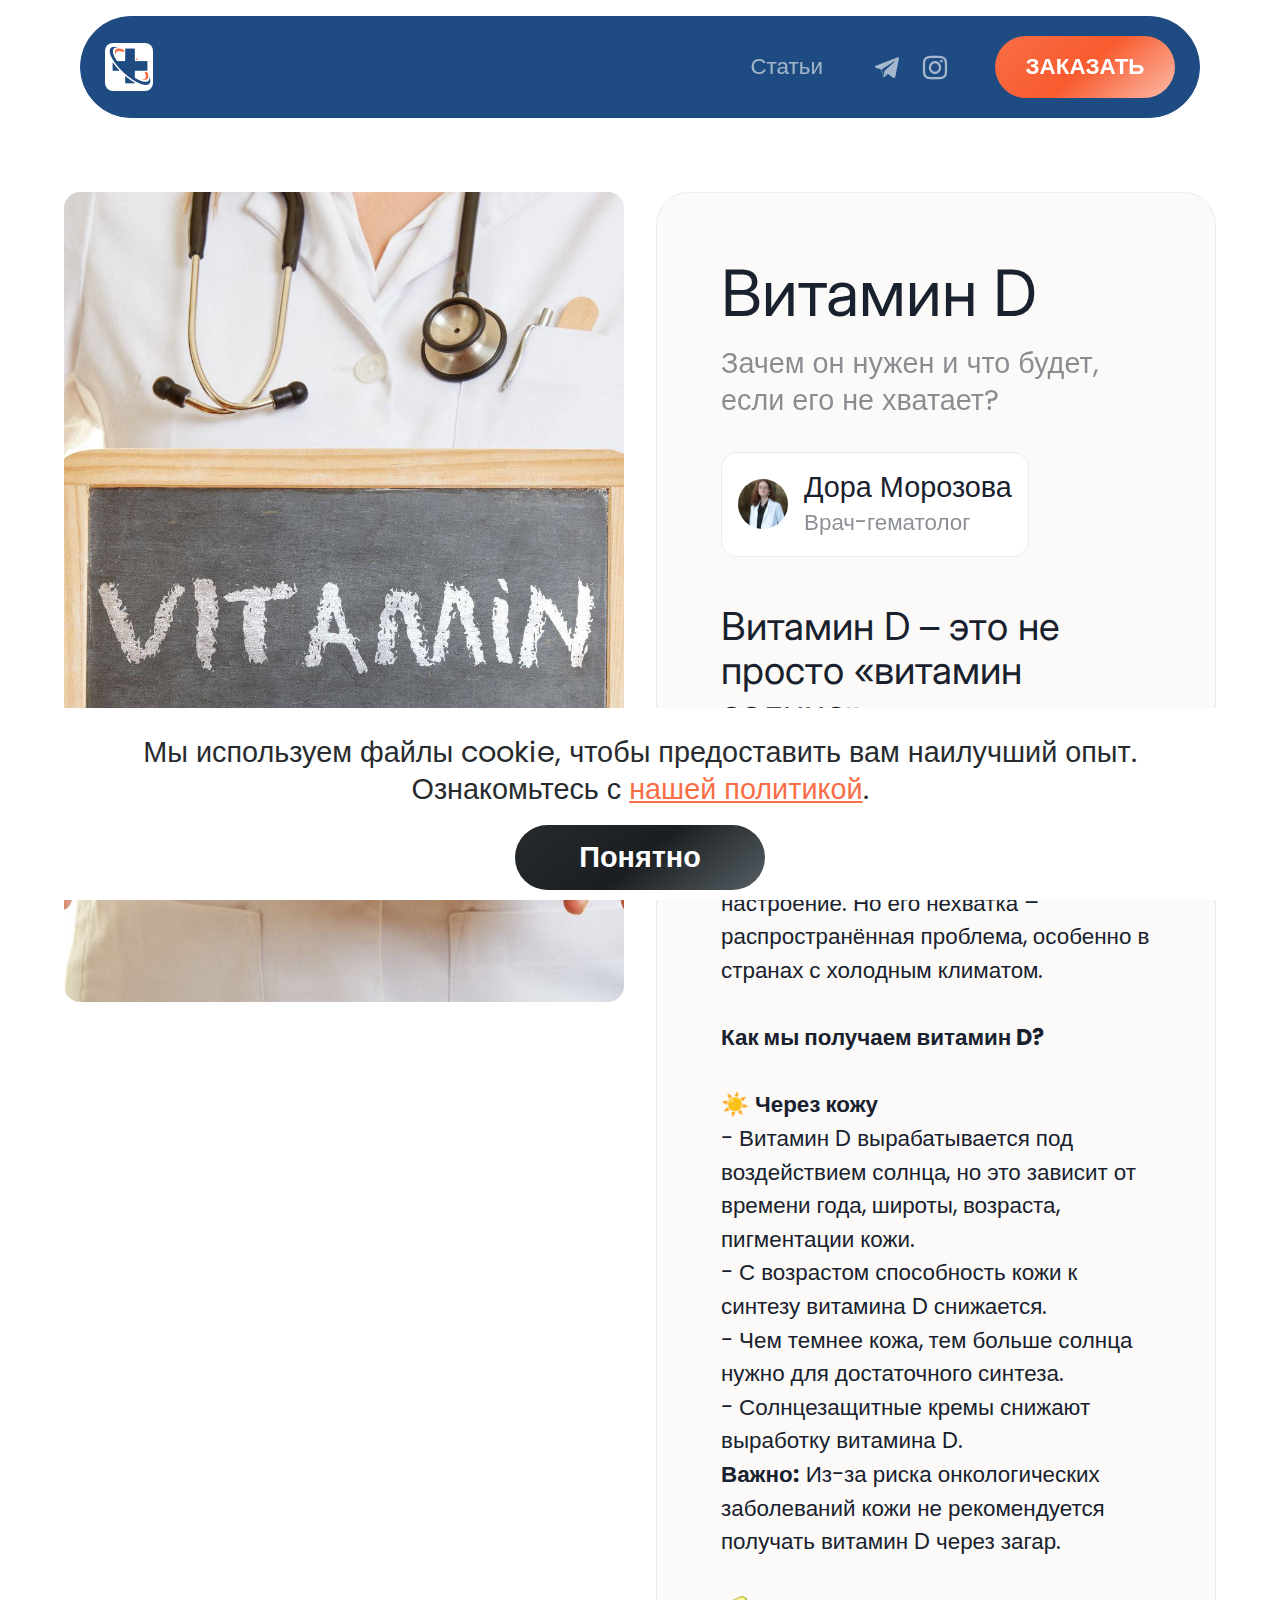
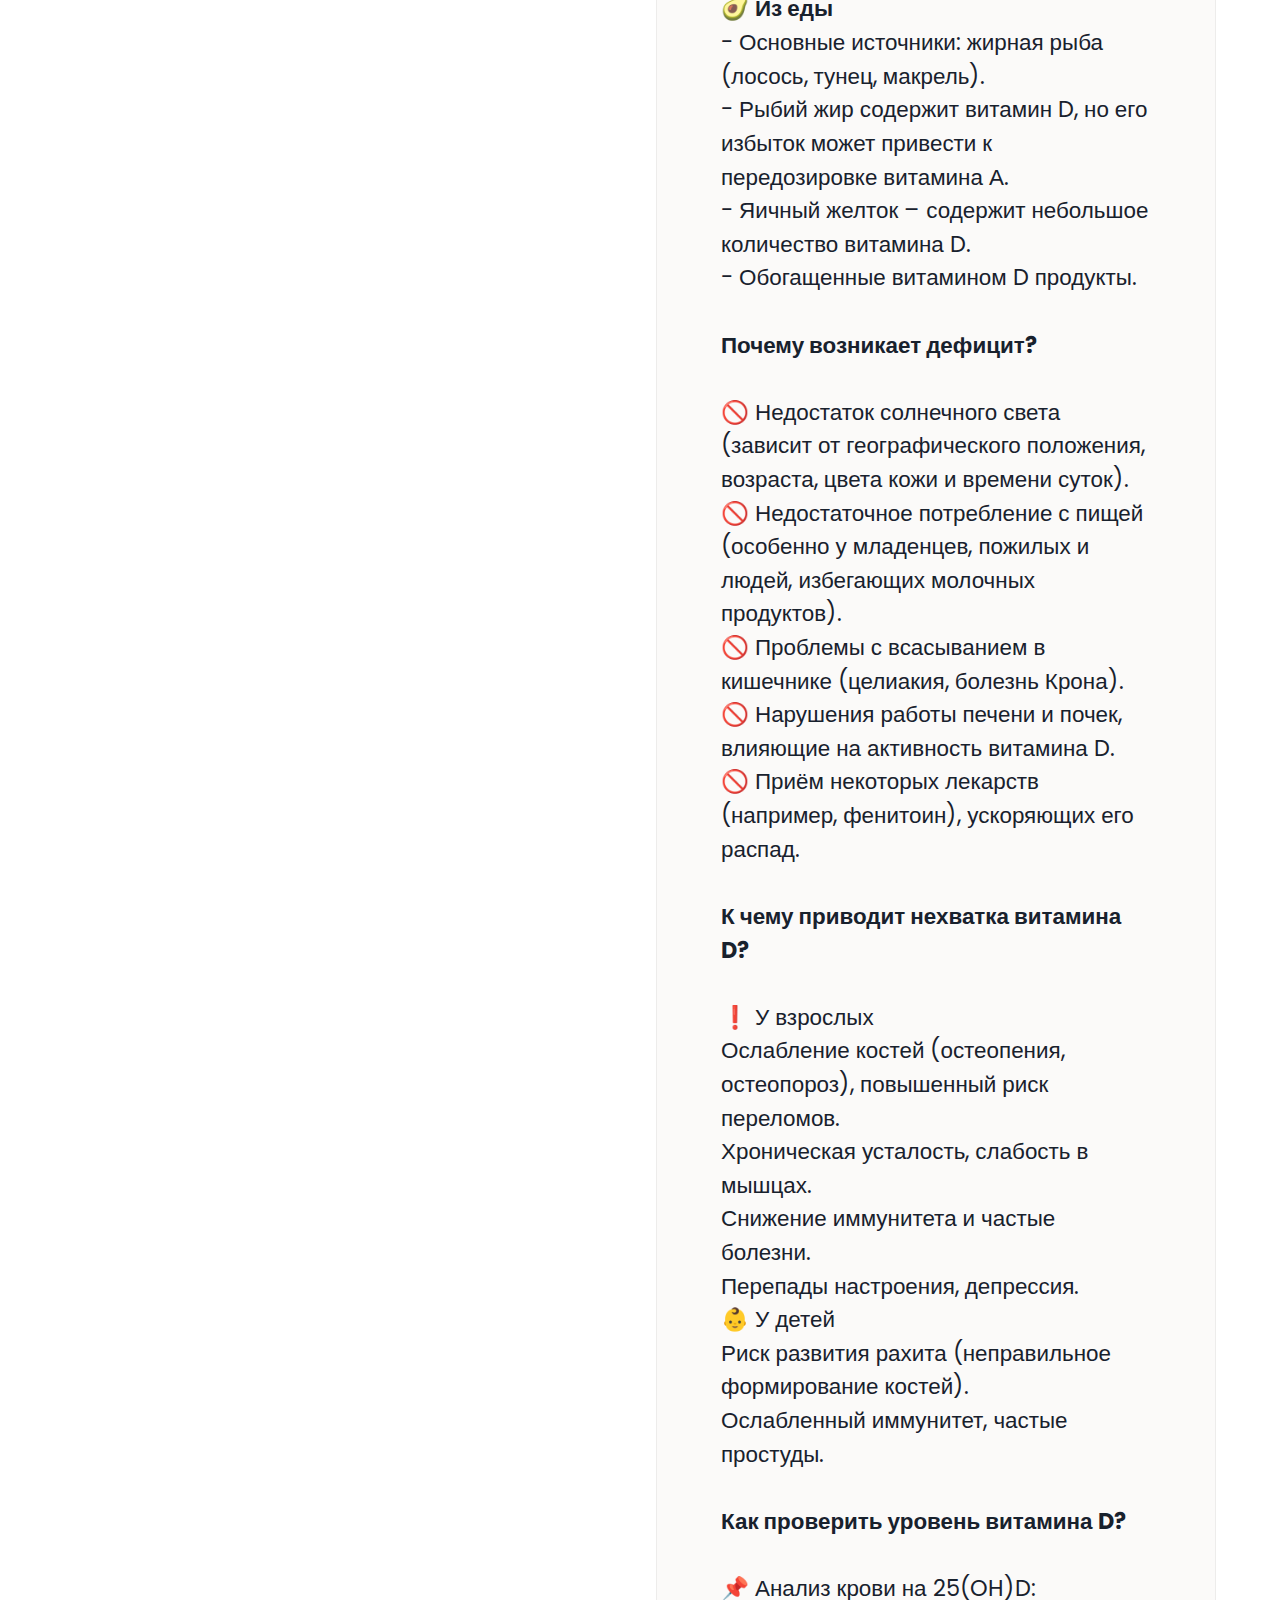
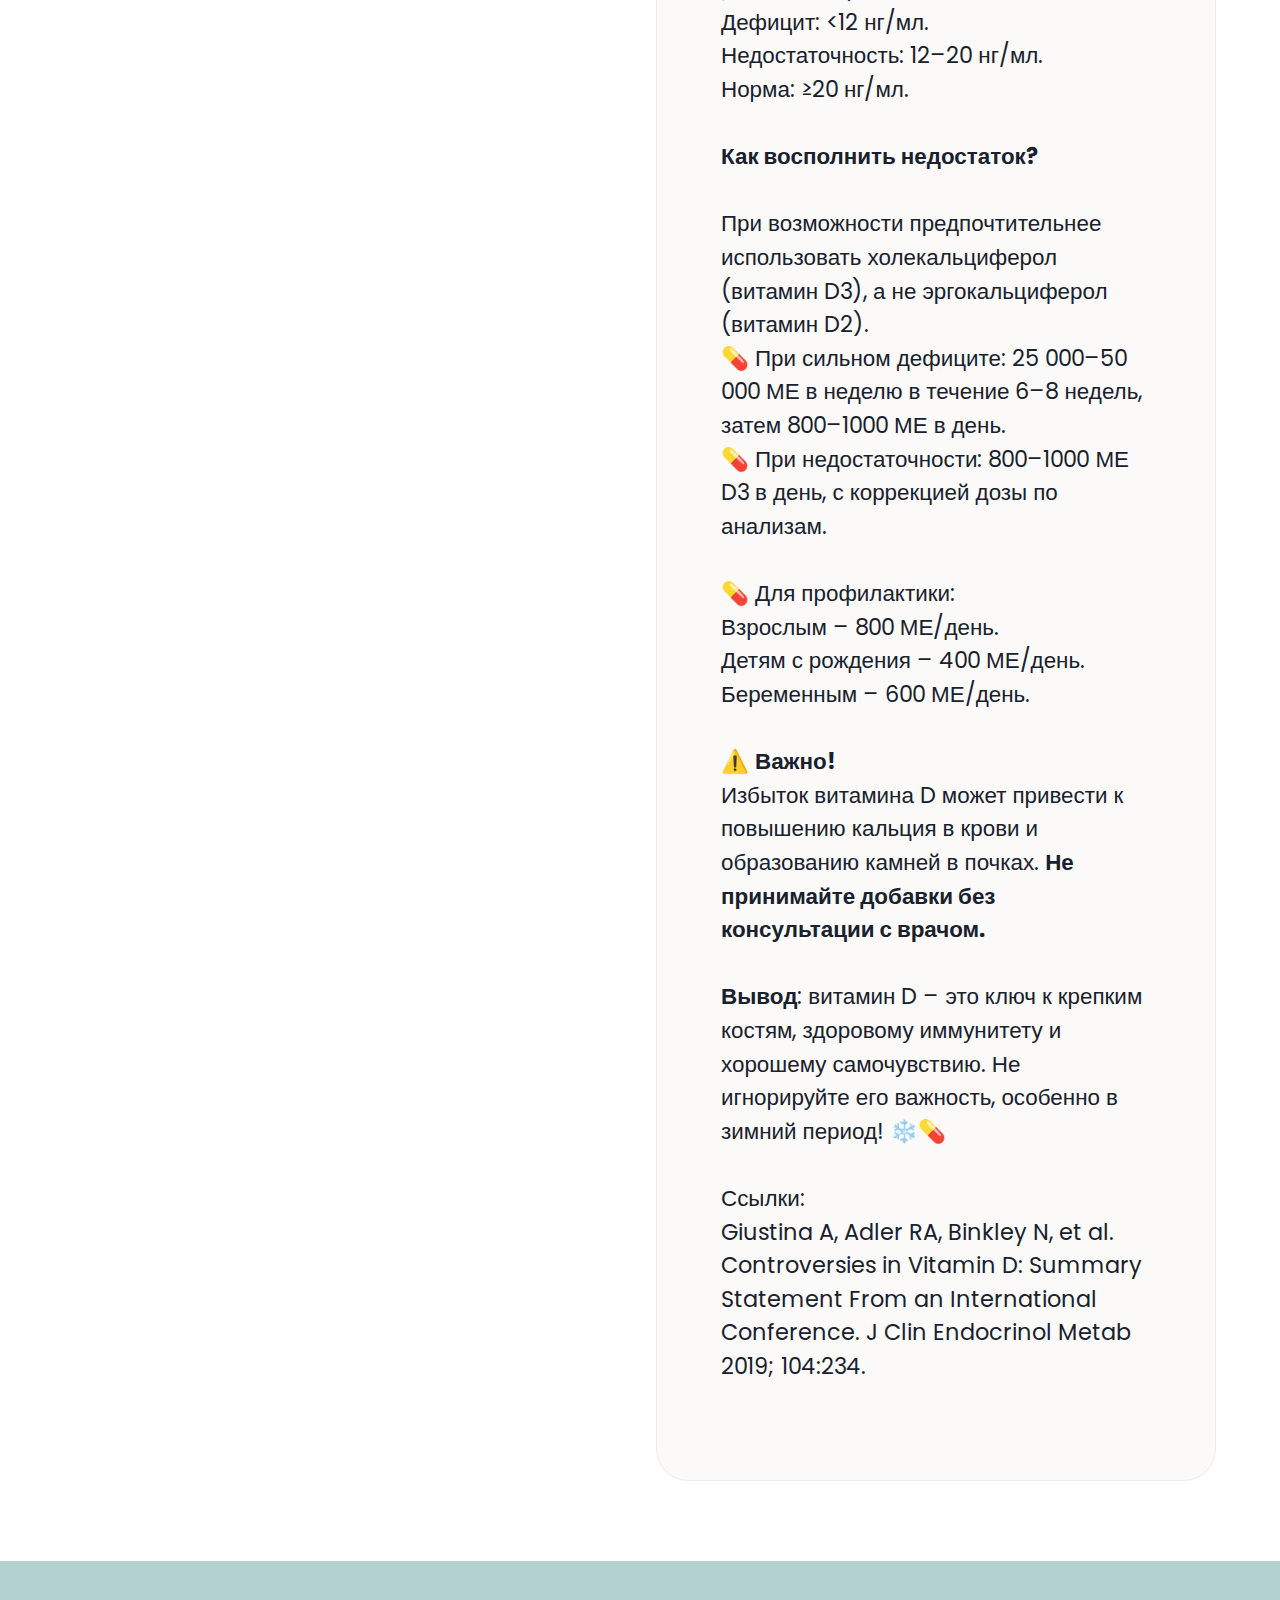
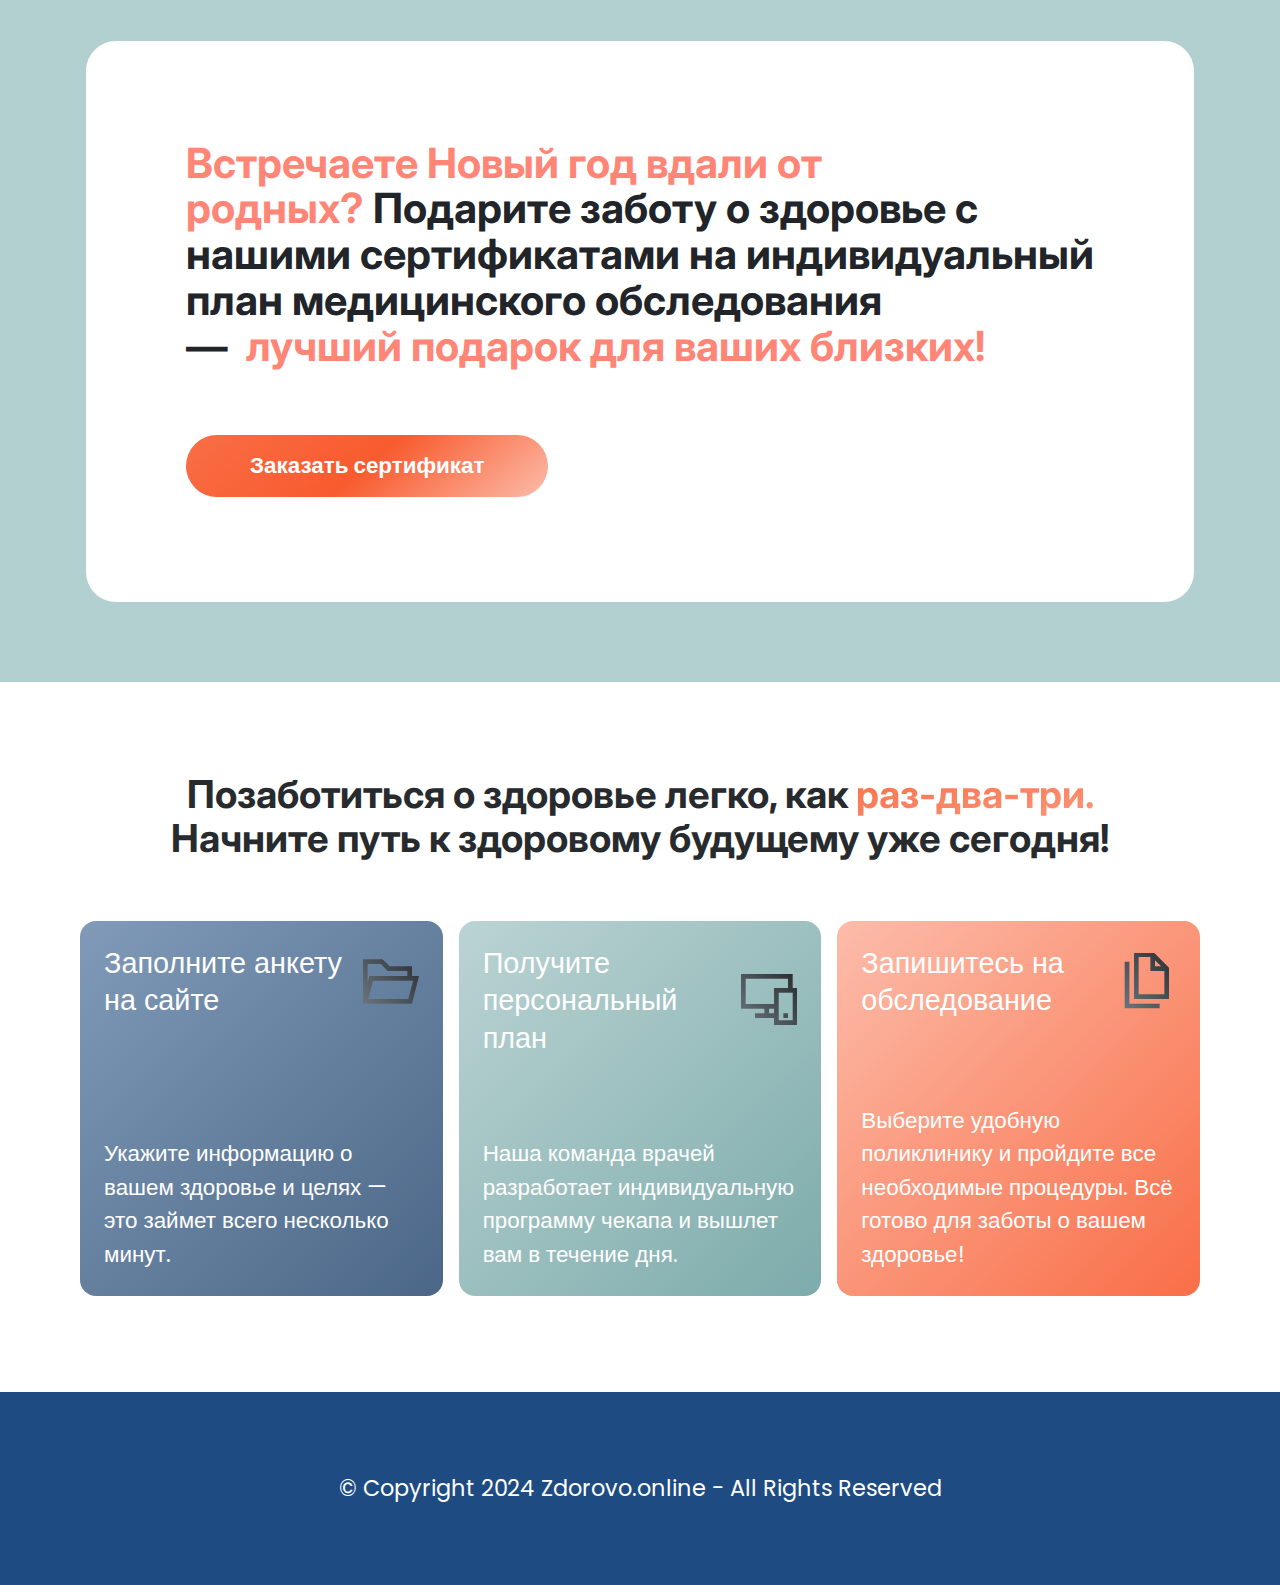
<file: VitaminD.html>
<!DOCTYPE html>
<html  >
<head>
  
  <meta charset="UTF-8">
  <meta http-equiv="X-UA-Compatible" content="IE=edge">
  
  <meta name="twitter:card" content="summary_large_image"/>
  <meta name="twitter:image:src" content="assets/images/VitaminD-meta.jpeg">
  <meta property="og:image" content="assets/images/VitaminD-meta.jpeg">
  <meta name="twitter:title" content="Витамин D: зачем он нужен и что будет, если его не хватает?">
  <meta name="viewport" content="width=device-width, initial-scale=1, minimum-scale=1">
  <link rel="shortcut icon" href="assets/images/zdorovo-1-96x96.png" type="image/x-icon">
  <meta name="description" content="Чувствуете усталость и упадок сил?
Начните новый год здорово с индивидуальным планом чекапа!">
  
  
  <title>Витамин D: зачем он нужен и что будет, если его не хватает?</title>
  <link rel="stylesheet" href="assets/web/assets/mobirise-icons2/mobirise2.css">
  <link rel="stylesheet" href="assets/bootstrap/css/bootstrap.min.css">
  <link rel="stylesheet" href="assets/bootstrap/css/bootstrap-grid.min.css">
  <link rel="stylesheet" href="assets/bootstrap/css/bootstrap-reboot.min.css">
    <link rel="stylesheet" href="assets/dropdown/css/style.css">
  <link rel="stylesheet" href="assets/socicon/css/styles.css">
  <link rel="stylesheet" href="assets/theme/css/style.css">
  <link rel="preload" href="https://fonts.googleapis.com/css?family=Inter:100,200,300,400,500,600,700,800,900,100i,200i,300i,400i,500i,600i,700i,800i,900i&display=swap" as="style" onload="this.onload=null;this.rel='stylesheet'">
  <noscript><link rel="stylesheet" href="https://fonts.googleapis.com/css?family=Inter:100,200,300,400,500,600,700,800,900,100i,200i,300i,400i,500i,600i,700i,800i,900i&display=swap"></noscript>
  <link rel="preload" href="https://fonts.googleapis.com/css?family=Poppins:100,100i,200,200i,300,300i,400,400i,500,500i,600,600i,700,700i,800,800i,900,900i&display=swap" as="style" onload="this.onload=null;this.rel='stylesheet'">
  <noscript><link rel="stylesheet" href="https://fonts.googleapis.com/css?family=Poppins:100,100i,200,200i,300,300i,400,400i,500,500i,600,600i,700,700i,800,800i,900,900i&display=swap"></noscript>
  <link rel="preload" as="style" href="assets/mobirise/css/mbr-additional.css"><link rel="stylesheet" href="assets/mobirise/css/mbr-additional.css" type="text/css">

  
  
  
</head>
<body>
  
  <section data-bs-version="5.1" class="menu menu01 flexm5 cid-uBsg5S42uB" once="menu" id="menu01-15">
    

    <div class="container-fluid">
        <nav class="navbar navbar-dropdown navbar-expand-lg">
            <div class="menu-container">
                <div class="navbar-brand">
				<span class="navbar-logo">
					<a href="index.html#header02-1">
						<img src="assets/images/zdorovo-1-96x96.png" alt="индивидуальные планы чекапов" style="height: 3rem;">
					</a>
				</span>
                    
                </div>
                <button class="navbar-toggler" type="button" data-toggle="collapse" data-bs-toggle="collapse" data-target="#navbarSupportedContent" data-bs-target="#navbarSupportedContent" aria-controls="navbarNavAltMarkup" aria-expanded="false" aria-label="Toggle navigation">
                    <div class="hamburger">
                        <span></span>
                        <span></span>
                        <span></span>
                        <span></span>
                    </div>
                </button>
                <div class="collapse navbar-collapse" id="navbarSupportedContent">
                    <ul class="navbar-nav nav-dropdown" data-app-modern-menu="true"><li class="nav-item">
                            <a class="nav-link link text-white text-primary display-4" href="articles.html">Статьи</a>
                        </li></ul>
                    <div class="icons-menu">
                        <a class="iconfont-wrapper" href="http://t.me/zdorovoo_bot" target="_blank">
                            <span class="p-2 mbr-iconfont socicon-telegram socicon" style="color: rgb(255, 255, 255); fill: rgb(255, 255, 255);"></span>
                        </a>
                        <a class="iconfont-wrapper" href="https://www.instagram.com/zdorovo.online" target="_blank">
                            <span class="p-2 mbr-iconfont socicon-instagram socicon" style="color: rgb(255, 255, 255); fill: rgb(255, 255, 255);"></span>
                        </a>
                        
                        
                    </div>
                    <div class="navbar-buttons mbr-section-btn"><a class="btn btn-secondary display-4" href="http://t.me/zdorovoo_bot" target="_blank">ЗАКАЗАТЬ</a></div>
                </div>
            </div>
        </nav>
    </div>
</section>

<section data-bs-version="5.1" class="article02 healthm5 cid-uBsg5RdHEb" id="article02-14">
    

    
    

    <div class="container-fluid">
        <div class="row">
            <div class="col-12 col-lg-6">
                <div class="image-wrapper">
                    <img src="assets/images/-1-1080x1350.jpg" alt="Утренние привычки для здоровья и энергии">
                </div>
            </div>
            <div class="col-12 col-lg-6">
                <div class="content-wrapper">
                    <div class="content-wrap">
                        <div class="desc-wrapper">
                            
                        </div>
                        <h2 class="mbr-section-title mbr-fonts-style display-2">Витамин D&nbsp;</h2>
                        <p class="mbr-text_1 mbr-fonts-style display-7">Зачем он нужен и что будет, если его не хватает? <br></p>
                    </div>
                    <div class="person-wrapper">
                        <div class="person-wrap">
                            <img src="assets/images/morozova-photo-100x105.jpg" alt="">
                            <div class="name-wrapper">
                                <p class="mbr-name mbr-fonts-style display-7">
                                    Дора Морозова</p>
                                <p class="mbr-role mbr-fonts-style display-4">
                                    Врач-гематолог</p>
                            </div>
                        </div>
                    </div>
                    <div class="content-wrap">
                        <h3 class="mbr-section-subtitle mbr-fonts-style display-5">Витамин D – это не просто «витамин солнца».</h3>
                        <p class="mbr-text_2 mbr-fonts-style display-4">Он помогает организму усваивать кальций и фосфор из пищи, поддерживает кости крепкими, укрепляет иммунитет и даже влияет на настроение.&nbsp;Но его нехватка – распространённая проблема, особенно в странах с холодным климатом.<br><br><strong>Как мы получаем витамин D?<br></strong><br>☀️ <strong>Через кожу</strong><br>- Витамин D вырабатывается под воздействием солнца, но это зависит от времени года, широты, возраста, пигментации кожи.<br>- С возрастом способность кожи к синтезу витамина D снижается.<br>- Чем темнее кожа, тем больше солнца нужно для достаточного синтеза.<br>- Солнцезащитные кремы снижают выработку витамина D.<br><strong>Важно:</strong> Из-за риска онкологических заболеваний кожи не рекомендуется получать витамин D через загар.<br><br>🥑 <strong>Из еды</strong><br>- Основные источники: жирная рыба (лосось, тунец, макрель).<br>- Рыбий жир содержит витамин D, но его избыток может привести к передозировке витамина А.<br>- Яичный желток – содержит небольшое количество витамина D.<br>- Обогащенные витамином D продукты.<br><br><strong>Почему возникает дефицит?<br></strong><br>🚫 Недостаток солнечного света (зависит от географического положения, возраста, цвета кожи и времени суток).<br>🚫 Недостаточное потребление с пищей (особенно у младенцев, пожилых и людей, избегающих молочных продуктов).<br>🚫 Проблемы с всасыванием в кишечнике (целиакия, болезнь Крона).<br>🚫 Нарушения работы печени и почек, влияющие на активность витамина D.<br>🚫 Приём некоторых лекарств (например, фенитоин), ускоряющих его распад.<br><br><strong>К чему приводит нехватка витамина D?<br></strong><br>❗ У взрослых<br>Ослабление костей (остеопения, остеопороз), повышенный риск переломов.<br>Хроническая усталость, слабость в мышцах.<br>Снижение иммунитета и частые болезни.<br>Перепады настроения, депрессия.<br>👶 У детей<br>Риск развития рахита (неправильное формирование костей).<br>Ослабленный иммунитет, частые простуды.<br><br><strong>Как проверить уровень витамина D?<br></strong><br>📌 Анализ крови на 25(OH)D:<br>Дефицит: &lt;12 нг/мл.<br>Недостаточность: 12–20 нг/мл.<br>Норма: ≥20 нг/мл.<br><br><strong>Как восполнить недостаток?</strong><strong><br></strong><br>При возможности предпочтительнее использовать холекальциферол (витамин D3), а не эргокальциферол (витамин D2).<br>💊 При сильном дефиците: 25 000–50 000 МЕ в неделю в течение 6–8 недель, затем 800–1000 МЕ в день.<br>💊 При недостаточности: 800–1000 МЕ D3 в день, с коррекцией дозы по анализам.<br><br> 💊 Для профилактики:<br>Взрослым – 800 МЕ/день.<br>Детям с рождения – 400 МЕ/день.<br>Беременным – 600 МЕ/день.<br><br>⚠️ <strong>Важно!</strong><br> Избыток витамина D может привести к повышению кальция в крови и образованию камней в почках. <strong>Не принимайте добавки без консультации с врачом.</strong><br><br><strong>Вывод</strong>: витамин D – это ключ к крепким костям, здоровому иммунитету и хорошему самочувствию. Не игнорируйте его важность, особенно в зимний период! ❄️💊<br><br>Ссылки:<br>Giustina A, Adler RA, Binkley N, et al. Controversies in Vitamin D: Summary Statement From an International Conference. J Clin Endocrinol Metab 2019; 104:234.<br></p>
                    </div>
                </div>
            </div>
        </div>
    </div>
</section>

<section data-bs-version="5.1" class="article02 flavorm5 cid-uBsg5Su1Qf" id="article02-16">
    

    
    

    <div class="container">
        <div class="row">
            <div class="col-12">
                <div class="content-wrapper">
                    <div class="content-wrap">
                        
                        <h2 class="mbr-section-title mbr-fonts-style display-1"><strong><span><b>Встречаете Новый год вдали от родных?</b></span>&nbsp;Подарите заботу о здоровье с нашими сертификатами на индивидуальный план медицинского обследования —&nbsp;&nbsp;<span><b>лучший подарок для ваших близких!</b></span></strong></h2>
                        <div class="mbr-section-btn"><a class="btn btn-secondary display-4" href="https://t.me/zdorovoo_bot" target="_blank">Заказать сертификат</a></div>
                    </div>
                    
                </div>
            </div>
        </div>
    </div>
</section>

<section data-bs-version="5.1" class="features01 flexm5 cid-uBsg5SRaIM" id="features01-17">
    

    
    

    <div class="container-fluid">
        <div class="row">
            <div class="col-12">
                <div class="content-wrapper">
                    
                    <h2 class="mbr-section-title mbr-fonts-style display-5"><div><strong><br></strong></div><strong>Позаботиться о здоровье легко, как <span><b>раз-два-три.</b></span><br>Начните путь к здоровому будущему уже сегодня!</strong></h2>
                </div>
            </div>
        </div>
        <div class="row items-wrapper">
            <div class="item features-without-image col-12 col-lg-4">
                <div class="item-wrapper card_1">
                    <div class="card-box">
                        <div class="title-wrap">
                            <div class="icon-wrapper">
                                <span class="mbr-iconfont mobi-mbri-opened-folder mobi-mbri"></span>
                            </div>
                            <h4 class="item-title mbr-fonts-style display-7">Заполните анкету<br>на сайте</h4>
                        </div>
                    </div>
                    <p class="item-text mbr-fonts-style display-4">
                        Укажите информацию о вашем здоровье и целях — это займет всего несколько минут.
                    </p>
                </div>
            </div>
            <div class="item features-without-image col-12 col-lg-4">
                <div class="item-wrapper card_2">
                    <div class="card-box">
                        <div class="title-wrap">
                            <div class="icon-wrapper">
                                <span class="mbr-iconfont mobi-mbri-responsive-2 mobi-mbri"></span>
                            </div>
                            <h4 class="item-title mbr-fonts-style display-7">Получите персональный план</h4>
                        </div>
                    </div>
                    <p class="item-text mbr-fonts-style display-4">
                        Наша команда врачей разработает индивидуальную программу чекапа и вышлет вам в течение дня.</p>
                </div>
            </div>
            <div class="item features-without-image col-12 col-lg-4">
                <div class="item-wrapper card_3">
                    <div class="card-box">
                        <div class="title-wrap">
                            <div class="icon-wrapper">
                                <span class="mbr-iconfont mobi-mbri-pages mobi-mbri"></span>
                            </div>
                            <h4 class="item-title mbr-fonts-style display-7">Запишитесь на обследование</h4>
                        </div>
                    </div>
                    <p class="item-text mbr-fonts-style display-4">
                        Выберите удобную поликлинику и пройдите все необходимые процедуры. Всё готово для заботы о вашем здоровье!
                    </p>
                </div>
            </div>
        </div>
    </div>
</section>

<section data-bs-version="5.1" class="footer01 flexm5 cid-uBsg5Tgx7v" once="footers" id="footer01-18">
    

    
    

    <div class="container-fluid">
        <div class="row">
            
            
            
            
            
            <div class="col-12">
                
                <p class="mbr-copy mbr-fonts-style display-4">
                    © Copyright 2024 Zdorovo.online - All Rights Reserved
                </p>
            </div>
        </div>
    </div>
</section>


<script src="assets/bootstrap/js/bootstrap.bundle.min.js"></script>
  <script src="assets/web/assets/cookies-alert-plugin/cookies-alert-core.js"></script>
  <script src="assets/web/assets/cookies-alert-plugin/cookies-alert-script.js"></script>
  <script src="assets/smoothscroll/smooth-scroll.js"></script>
  <script src="assets/ytplayer/index.js"></script>
      <script src="assets/dropdown/js/navbar-dropdown.js"></script>
  <script src="assets/theme/js/script.js"></script>
  
  
  
<input name="cookieData" type="hidden" data-cookie-cookiesAlertType='false' data-cookie-customDialogSelector='null' data-cookie-colorText='#272b2e' data-cookie-colorBg='rgb(255, 255, 255)' data-cookie-opacityOverlay='0' data-cookie-bgOpacity='100' data-cookie-textButton='Понятно' data-cookie-rejectText='REJECT' data-cookie-colorButton='#272b2e' data-cookie-rejectColor='#ffffff' data-cookie-colorLink='#f96e47' data-cookie-underlineLink='true' data-cookie-text="Мы используем файлы cookie, чтобы предоставить вам наилучший опыт. Ознакомьтесь с <a href='privacy.html'>нашей политикой</a>.">
  </body>
</html>
</file>
<file: assets/web/assets/mobirise-icons2/mobirise2.css>
@font-face {
  font-family: 'Moririse2';
  font-display: swap;
  src:  url('mobirise2.eot?f2bix4');
  src:  url('mobirise2.eot?f2bix4#iefix') format('embedded-opentype'),
    url('mobirise2.ttf?f2bix4') format('truetype'),
    url('mobirise2.woff?f2bix4') format('woff'),
    url('mobirise2.svg?f2bix4#mobirise2') format('svg');
  font-weight: normal;
  font-style: normal;
}

[class^="mobi-"], [class*=" mobi-"] {
  /* use !important to prevent issues with browser extensions that change fonts */
  font-family: 'Moririse2' !important;
  speak: none;
  font-style: normal;
  font-weight: normal;
  font-variant: normal;
  text-transform: none;
  line-height: 1;

  /* Better Font Rendering =========== */
  -webkit-font-smoothing: antialiased;
  -moz-osx-font-smoothing: grayscale;
}

.mobi-mbri-add-submenu:before {
  content: "\e900";
}
.mobi-mbri-alert:before {
  content: "\e901";
}
.mobi-mbri-align-center:before {
  content: "\e902";
}
.mobi-mbri-align-justify:before {
  content: "\e903";
}
.mobi-mbri-align-left:before {
  content: "\e904";
}
.mobi-mbri-align-right:before {
  content: "\e905";
}
.mobi-mbri-android:before {
  content: "\e906";
}
.mobi-mbri-apple:before {
  content: "\e907";
}
.mobi-mbri-arrow-down:before {
  content: "\e908";
}
.mobi-mbri-arrow-next:before {
  content: "\e909";
}
.mobi-mbri-arrow-prev:before {
  content: "\e90a";
}
.mobi-mbri-arrow-up:before {
  content: "\e90b";
}
.mobi-mbri-bold:before {
  content: "\e90c";
}
.mobi-mbri-bookmark:before {
  content: "\e90d";
}
.mobi-mbri-bootstrap:before {
  content: "\e90e";
}
.mobi-mbri-briefcase:before {
  content: "\e90f";
}
.mobi-mbri-browse:before {
  content: "\e910";
}
.mobi-mbri-bulleted-list:before {
  content: "\e911";
}
.mobi-mbri-calendar:before {
  content: "\e912";
}
.mobi-mbri-camera:before {
  content: "\e913";
}
.mobi-mbri-cart-add:before {
  content: "\e914";
}
.mobi-mbri-cart-full:before {
  content: "\e915";
}
.mobi-mbri-cash:before {
  content: "\e916";
}
.mobi-mbri-change-style:before {
  content: "\e917";
}
.mobi-mbri-chat:before {
  content: "\e918";
}
.mobi-mbri-clock:before {
  content: "\e919";
}
.mobi-mbri-close:before {
  content: "\e91a";
}
.mobi-mbri-cloud:before {
  content: "\e91b";
}
.mobi-mbri-code:before {
  content: "\e91c";
}
.mobi-mbri-contact-form:before {
  content: "\e91d";
}
.mobi-mbri-credit-card:before {
  content: "\e91e";
}
.mobi-mbri-cursor-click:before {
  content: "\e91f";
}
.mobi-mbri-cust-feedback:before {
  content: "\e920";
}
.mobi-mbri-database:before {
  content: "\e921";
}
.mobi-mbri-delivery:before {
  content: "\e922";
}
.mobi-mbri-desktop:before {
  content: "\e923";
}
.mobi-mbri-devices:before {
  content: "\e924";
}
.mobi-mbri-down:before {
  content: "\e925";
}
.mobi-mbri-download-2:before {
  content: "\e926";
}
.mobi-mbri-download:before {
  content: "\e927";
}
.mobi-mbri-drag-n-drop-2:before {
  content: "\e928";
}
.mobi-mbri-drag-n-drop:before {
  content: "\e929";
}
.mobi-mbri-edit-2:before {
  content: "\e92a";
}
.mobi-mbri-edit:before {
  content: "\e92b";
}
.mobi-mbri-error:before {
  content: "\e92c";
}
.mobi-mbri-extension:before {
  content: "\e92d";
}
.mobi-mbri-features:before {
  content: "\e92e";
}
.mobi-mbri-file:before {
  content: "\e92f";
}
.mobi-mbri-flag:before {
  content: "\e930";
}
.mobi-mbri-folder:before {
  content: "\e931";
}
.mobi-mbri-gift:before {
  content: "\e932";
}
.mobi-mbri-github:before {
  content: "\e933";
}
.mobi-mbri-globe-2:before {
  content: "\e934";
}
.mobi-mbri-globe:before {
  content: "\e935";
}
.mobi-mbri-growing-chart:before {
  content: "\e936";
}
.mobi-mbri-hearth:before {
  content: "\e937";
}
.mobi-mbri-help:before {
  content: "\e938";
}
.mobi-mbri-home:before {
  content: "\e939";
}
.mobi-mbri-hot-cup:before {
  content: "\e93a";
}
.mobi-mbri-idea:before {
  content: "\e93b";
}
.mobi-mbri-image-gallery:before {
  content: "\e93c";
}
.mobi-mbri-image-slider:before {
  content: "\e93d";
}
.mobi-mbri-info:before {
  content: "\e93e";
}
.mobi-mbri-italic:before {
  content: "\e93f";
}
.mobi-mbri-key:before {
  content: "\e940";
}
.mobi-mbri-laptop:before {
  content: "\e941";
}
.mobi-mbri-layers:before {
  content: "\e942";
}
.mobi-mbri-left-right:before {
  content: "\e943";
}
.mobi-mbri-left:before {
  content: "\e944";
}
.mobi-mbri-letter:before {
  content: "\e945";
}
.mobi-mbri-like:before {
  content: "\e946";
}
.mobi-mbri-link:before {
  content: "\e947";
}
.mobi-mbri-lock:before {
  content: "\e948";
}
.mobi-mbri-login:before {
  content: "\e949";
}
.mobi-mbri-logout:before {
  content: "\e94a";
}
.mobi-mbri-magic-stick:before {
  content: "\e94b";
}
.mobi-mbri-map-pin:before {
  content: "\e94c";
}
.mobi-mbri-menu:before {
  content: "\e94d";
}
.mobi-mbri-mobile-2:before {
  content: "\e94e";
}
.mobi-mbri-mobile-horizontal:before {
  content: "\e94f";
}
.mobi-mbri-mobile:before {
  content: "\e950";
}
.mobi-mbri-mobirise:before {
  content: "\e951";
}
.mobi-mbri-more-horizontal:before {
  content: "\e952";
}
.mobi-mbri-more-vertical:before {
  content: "\e953";
}
.mobi-mbri-music:before {
  content: "\e954";
}
.mobi-mbri-new-file:before {
  content: "\e955";
}
.mobi-mbri-numbered-list:before {
  content: "\e956";
}
.mobi-mbri-opened-folder:before {
  content: "\e957";
}
.mobi-mbri-pages:before {
  content: "\e958";
}
.mobi-mbri-paper-plane:before {
  content: "\e959";
}
.mobi-mbri-paperclip:before {
  content: "\e95a";
}
.mobi-mbri-phone:before {
  content: "\e95b";
}
.mobi-mbri-photo:before {
  content: "\e95c";
}
.mobi-mbri-photos:before {
  content: "\e95d";
}
.mobi-mbri-pin:before {
  content: "\e95e";
}
.mobi-mbri-play:before {
  content: "\e95f";
}
.mobi-mbri-plus:before {
  content: "\e960";
}
.mobi-mbri-preview:before {
  content: "\e961";
}
.mobi-mbri-print:before {
  content: "\e962";
}
.mobi-mbri-protect:before {
  content: "\e963";
}
.mobi-mbri-question:before {
  content: "\e964";
}
.mobi-mbri-quote-left:before {
  content: "\e965";
}
.mobi-mbri-quote-right:before {
  content: "\e966";
}
.mobi-mbri-redo:before {
  content: "\e967";
}
.mobi-mbri-refresh:before {
  content: "\e968";
}
.mobi-mbri-responsive-2:before {
  content: "\e969";
}
.mobi-mbri-responsive:before {
  content: "\e96a";
}
.mobi-mbri-right:before {
  content: "\e96b";
}
.mobi-mbri-rocket:before {
  content: "\e96c";
}
.mobi-mbri-sad-face:before {
  content: "\e96d";
}
.mobi-mbri-sale:before {
  content: "\e96e";
}
.mobi-mbri-save:before {
  content: "\e96f";
}
.mobi-mbri-search:before {
  content: "\e970";
}
.mobi-mbri-setting-2:before {
  content: "\e971";
}
.mobi-mbri-setting-3:before {
  content: "\e972";
}
.mobi-mbri-setting:before {
  content: "\e973";
}
.mobi-mbri-share:before {
  content: "\e974";
}
.mobi-mbri-shopping-bag:before {
  content: "\e975";
}
.mobi-mbri-shopping-basket:before {
  content: "\e976";
}
.mobi-mbri-shopping-cart:before {
  content: "\e977";
}
.mobi-mbri-sites:before {
  content: "\e978";
}
.mobi-mbri-smile-face:before {
  content: "\e979";
}
.mobi-mbri-speed:before {
  content: "\e97a";
}
.mobi-mbri-star:before {
  content: "\e97b";
}
.mobi-mbri-success:before {
  content: "\e97c";
}
.mobi-mbri-sun:before {
  content: "\e97d";
}
.mobi-mbri-sun2:before {
  content: "\e97e";
}
.mobi-mbri-tablet-vertical:before {
  content: "\e97f";
}
.mobi-mbri-tablet:before {
  content: "\e980";
}
.mobi-mbri-target:before {
  content: "\e981";
}
.mobi-mbri-timer:before {
  content: "\e982";
}
.mobi-mbri-to-ftp:before {
  content: "\e983";
}
.mobi-mbri-to-local-drive:before {
  content: "\e984";
}
.mobi-mbri-touch-swipe:before {
  content: "\e985";
}
.mobi-mbri-touch:before {
  content: "\e986";
}
.mobi-mbri-trash:before {
  content: "\e987";
}
.mobi-mbri-underline:before {
  content: "\e988";
}
.mobi-mbri-undo:before {
  content: "\e989";
}
.mobi-mbri-unlink:before {
  content: "\e98a";
}
.mobi-mbri-unlock:before {
  content: "\e98b";
}
.mobi-mbri-up-down:before {
  content: "\e98c";
}
.mobi-mbri-up:before {
  content: "\e98d";
}
.mobi-mbri-update:before {
  content: "\e98e";
}
.mobi-mbri-upload-2:before {
  content: "\e98f";
}
.mobi-mbri-upload:before {
  content: "\e990";
}
.mobi-mbri-user-2:before {
  content: "\e991";
}
.mobi-mbri-user:before {
  content: "\e992";
}
.mobi-mbri-users:before {
  content: "\e993";
}
.mobi-mbri-video-play:before {
  content: "\e994";
}
.mobi-mbri-video:before {
  content: "\e995";
}
.mobi-mbri-watch:before {
  content: "\e996";
}
.mobi-mbri-website-theme-2:before {
  content: "\e997";
}
.mobi-mbri-website-theme:before {
  content: "\e998";
}
.mobi-mbri-wifi:before {
  content: "\e999";
}
.mobi-mbri-windows:before {
  content: "\e99a";
}
.mobi-mbri-zoom-in:before {
  content: "\e99b";
}
.mobi-mbri-zoom-out:before {
  content: "\e99c";
}
</file>
<file: assets/dropdown/css/style.css>
.navbar-dropdown {
  left: 0;
  padding: 0;
  position: absolute;
  right: 0;
  top: 0;
  transition: all 0.45s ease;
  z-index: 1030;
  background: #282828; }
  .navbar-dropdown .navbar-logo {
    margin-right: 0.8rem;
    transition: margin 0.3s ease-in-out;
    vertical-align: middle; }
    .navbar-dropdown .navbar-logo img {
      height: 3.125rem;
      transition: all 0.3s ease-in-out; }
    .navbar-dropdown .navbar-logo.mbr-iconfont {
      font-size: 3.125rem;
      line-height: 3.125rem; }
  .navbar-dropdown .navbar-caption {
    font-weight: 700;
    white-space: normal;
    vertical-align: -4px;
    line-height: 3.125rem !important; }
    .navbar-dropdown .navbar-caption, .navbar-dropdown .navbar-caption:hover {
      color: inherit;
      text-decoration: none; }
  .navbar-dropdown .mbr-iconfont + .navbar-caption {
    vertical-align: -1px; }
  .navbar-dropdown.navbar-fixed-top {
    position: fixed; }
  .navbar-dropdown .navbar-brand span {
    vertical-align: -4px; }
  .navbar-dropdown.bg-color.transparent {
    background: none; }
  .navbar-dropdown.navbar-short .navbar-brand {
    padding: 0.625rem 0; }
    .navbar-dropdown.navbar-short .navbar-brand span {
      vertical-align: -1px; }
  .navbar-dropdown.navbar-short .navbar-caption {
    line-height: 2.375rem !important;
    vertical-align: -2px; }
  .navbar-dropdown.navbar-short .navbar-logo {
    margin-right: 0.5rem; }
    .navbar-dropdown.navbar-short .navbar-logo img {
      height: 2.375rem; }
    .navbar-dropdown.navbar-short .navbar-logo.mbr-iconfont {
      font-size: 2.375rem;
      line-height: 2.375rem; }
  .navbar-dropdown.navbar-short .mbr-table-cell {
    height: 3.625rem; }
  .navbar-dropdown .navbar-close {
    left: 0.6875rem;
    position: fixed;
    top: 0.75rem;
    z-index: 1000; }
  .navbar-dropdown .hamburger-icon {
    content: "";
    display: inline-block;
    vertical-align: middle;
    width: 16px;
    -webkit-box-shadow: 0 -6px 0 1px #282828,0 0 0 1px #282828,0 6px 0 1px #282828;
    -moz-box-shadow: 0 -6px 0 1px #282828,0 0 0 1px #282828,0 6px 0 1px #282828;
    box-shadow: 0 -6px 0 1px #282828,0 0 0 1px #282828,0 6px 0 1px #282828; }

.dropdown-menu .dropdown-toggle[data-toggle="dropdown-submenu"]::after {
  border-bottom: 0.35em solid transparent;
  border-left: 0.35em solid;
  border-right: 0;
  border-top: 0.35em solid transparent;
  margin-left: 0.3rem; }

.dropdown-menu .dropdown-item:focus {
  outline: 0; }

.nav-dropdown {
  font-size: 0.75rem;
  font-weight: 500;
  height: auto !important; }
  .nav-dropdown .nav-btn {
    padding-left: 1rem; }
  .nav-dropdown .link {
    margin: .667em 1.667em;
    font-weight: 500;
    padding: 0;
    transition: color .2s ease-in-out; }
    .nav-dropdown .link.dropdown-toggle {
      margin-right: 2.583em; }
      .nav-dropdown .link.dropdown-toggle::after {
        margin-left: .25rem;
        border-top: 0.35em solid;
        border-right: 0.35em solid transparent;
        border-left: 0.35em solid transparent;
        border-bottom: 0; }
      .nav-dropdown .link.dropdown-toggle[aria-expanded="true"] {
        margin: 0;
        padding: 0.667em 3.263em  0.667em 1.667em; }
  .nav-dropdown .link::after,
  .nav-dropdown .dropdown-item::after {
    color: inherit; }
  .nav-dropdown .btn {
    font-size: 0.75rem;
    font-weight: 700;
    letter-spacing: 0;
    margin-bottom: 0;
    padding-left: 1.25rem;
    padding-right: 1.25rem; }
  .nav-dropdown .dropdown-menu {
    border-radius: 0;
    border: 0;
    left: 0;
    margin: 0;
    padding-bottom: 1.25rem;
    padding-top: 1.25rem;
    position: relative; }
  .nav-dropdown .dropdown-submenu {
    margin-left: 0.125rem;
    top: 0; }
  .nav-dropdown .dropdown-item {
    font-weight: 500;
    line-height: 2;
    padding: 0.3846em 4.615em 0.3846em 1.5385em;
    position: relative;
    transition: color .2s ease-in-out, background-color .2s ease-in-out; }
    .nav-dropdown .dropdown-item::after {
      margin-top: -0.3077em;
      position: absolute;
      right: 1.1538em;
      top: 50%; }
    .nav-dropdown .dropdown-item:focus, .nav-dropdown .dropdown-item:hover {
      background: none; }

@media (max-width: 767px) {
  .nav-dropdown.navbar-toggleable-sm {
    bottom: 0;
    display: none;
    left: 0;
    overflow-x: hidden;
    position: fixed;
    top: 0;
    transform: translateX(-100%);
    -ms-transform: translateX(-100%);
    -webkit-transform: translateX(-100%);
    width: 18.75rem;
    z-index: 999; } }
.nav-dropdown.navbar-toggleable-xl {
  bottom: 0;
  display: none;
  left: 0;
  overflow-x: hidden;
  position: fixed;
  top: 0;
  transform: translateX(-100%);
  -ms-transform: translateX(-100%);
  -webkit-transform: translateX(-100%);
  width: 18.75rem;
  z-index: 999; }

.nav-dropdown-sm {
  display: block !important;
  overflow-x: hidden;
  overflow: auto;
  padding-top: 3.875rem; }
  .nav-dropdown-sm::after {
    content: "";
    display: block;
    height: 3rem;
    width: 100%; }
  .nav-dropdown-sm.collapse.in ~ .navbar-close {
    display: block !important; }
  .nav-dropdown-sm.collapsing, .nav-dropdown-sm.collapse.in {
    transform: translateX(0);
    -ms-transform: translateX(0);
    -webkit-transform: translateX(0);
    transition: all 0.25s ease-out;
    -webkit-transition: all 0.25s ease-out;
    background: #282828; }
  .nav-dropdown-sm.collapsing[aria-expanded="false"] {
    transform: translateX(-100%);
    -ms-transform: translateX(-100%);
    -webkit-transform: translateX(-100%); }
  .nav-dropdown-sm .nav-item {
    display: block;
    margin-left: 0 !important;
    padding-left: 0; }
  .nav-dropdown-sm .link,
  .nav-dropdown-sm .dropdown-item {
    border-top: 1px dotted rgba(255, 255, 255, 0.1);
    font-size: 0.8125rem;
    line-height: 1.6;
    margin: 0 !important;
    padding: 0.875rem 2.4rem 0.875rem 1.5625rem !important;
    position: relative;
    white-space: normal; }
    .nav-dropdown-sm .link:focus, .nav-dropdown-sm .link:hover,
    .nav-dropdown-sm .dropdown-item:focus,
    .nav-dropdown-sm .dropdown-item:hover {
      background: rgba(0, 0, 0, 0.2) !important;
      color: #c0a375; }
  .nav-dropdown-sm .nav-btn {
    position: relative;
    padding: 1.5625rem 1.5625rem 0 1.5625rem; }
    .nav-dropdown-sm .nav-btn::before {
      border-top: 1px dotted rgba(255, 255, 255, 0.1);
      content: "";
      left: 0;
      position: absolute;
      top: 0;
      width: 100%; }
    .nav-dropdown-sm .nav-btn + .nav-btn {
      padding-top: 0.625rem; }
      .nav-dropdown-sm .nav-btn + .nav-btn::before {
        display: none; }
  .nav-dropdown-sm .btn {
    padding: 0.625rem 0; }
  .nav-dropdown-sm .dropdown-toggle[data-toggle="dropdown-submenu"]::after {
    margin-left: .25rem;
    border-top: 0.35em solid;
    border-right: 0.35em solid transparent;
    border-left: 0.35em solid transparent;
    border-bottom: 0; }
  .nav-dropdown-sm .dropdown-toggle[data-toggle="dropdown-submenu"][aria-expanded="true"]::after {
    border-top: 0;
    border-right: 0.35em solid transparent;
    border-left: 0.35em solid transparent;
    border-bottom: 0.35em solid; }
  .nav-dropdown-sm .dropdown-menu {
    margin: 0;
    padding: 0;
    position: relative;
    top: 0;
    left: 0;
    width: 100%;
    border: 0;
    float: none;
    border-radius: 0;
    background: none; }
  .nav-dropdown-sm .dropdown-submenu {
    left: 100%;
    margin-left: 0.125rem;
    margin-top: -1.25rem;
    top: 0; }

.navbar-toggleable-sm .nav-dropdown .dropdown-menu {
  position: absolute; }

.navbar-toggleable-sm .nav-dropdown .dropdown-submenu {
  left: 100%;
  margin-left: 0.125rem;
  margin-top: -1.25rem;
  top: 0; }

.navbar-toggleable-sm.opened .nav-dropdown .dropdown-menu {
  position: relative; }

.navbar-toggleable-sm.opened .nav-dropdown .dropdown-submenu {
  left: 0;
  margin-left: 00rem;
  margin-top: 0rem;
  top: 0; }

.is-builder .nav-dropdown.collapsing {
  transition: none !important; }
</file>
<file: assets/socicon/css/styles.css>
@charset "UTF-8";

@font-face {
  font-family: 'Socicon';
  src:  url('../fonts/socicon.eot');
  src:  url('../fonts/socicon.eot?#iefix') format('embedded-opentype'),
    url('../fonts/socicon.woff2') format('woff2'),
    url('../fonts/socicon.ttf') format('truetype'),
    url('../fonts/socicon.woff') format('woff'),
    url('../fonts/socicon.svg#socicon') format('svg');
  font-weight: normal;
  font-style: normal;
  font-display: swap;
}

[data-icon]:before {
  font-family: "socicon" !important;
  content: attr(data-icon);
  font-style: normal !important;
  font-weight: normal !important;
  font-variant: normal !important;
  text-transform: none !important;
  speak: none;
  line-height: 1;
  -webkit-font-smoothing: antialiased;
  -moz-osx-font-smoothing: grayscale;
}

[class^="socicon-"], [class*=" socicon-"] {
  /* use !important to prevent issues with browser extensions that change fonts */
  font-family: 'Socicon' !important;
  speak: none;
  font-style: normal;
  font-weight: normal;
  font-variant: normal;
  text-transform: none;
  line-height: 1;

  /* Better Font Rendering =========== */
  -webkit-font-smoothing: antialiased;
  -moz-osx-font-smoothing: grayscale;
}

.socicon-eitaa:before {
  content: "\e97c";
}
.socicon-soroush:before {
  content: "\e97d";
}
.socicon-bale:before {
  content: "\e97e";
}
.socicon-zazzle:before {
  content: "\e97b";
}
.socicon-society6:before {
  content: "\e97a";
}
.socicon-redbubble:before {
  content: "\e979";
}
.socicon-avvo:before {
  content: "\e978";
}
.socicon-stitcher:before {
  content: "\e977";
}
.socicon-googlehangouts:before {
  content: "\e974";
}
.socicon-dlive:before {
  content: "\e975";
}
.socicon-vsco:before {
  content: "\e976";
}
.socicon-flipboard:before {
  content: "\e973";
}
.socicon-ubuntu:before {
  content: "\e958";
}
.socicon-artstation:before {
  content: "\e959";
}
.socicon-invision:before {
  content: "\e95a";
}
.socicon-torial:before {
  content: "\e95b";
}
.socicon-collectorz:before {
  content: "\e95c";
}
.socicon-seenthis:before {
  content: "\e95d";
}
.socicon-googleplaymusic:before {
  content: "\e95e";
}
.socicon-debian:before {
  content: "\e95f";
}
.socicon-filmfreeway:before {
  content: "\e960";
}
.socicon-gnome:before {
  content: "\e961";
}
.socicon-itchio:before {
  content: "\e962";
}
.socicon-jamendo:before {
  content: "\e963";
}
.socicon-mix:before {
  content: "\e964";
}
.socicon-sharepoint:before {
  content: "\e965";
}
.socicon-tinder:before {
  content: "\e966";
}
.socicon-windguru:before {
  content: "\e967";
}
.socicon-cdbaby:before {
  content: "\e968";
}
.socicon-elementaryos:before {
  content: "\e969";
}
.socicon-stage32:before {
  content: "\e96a";
}
.socicon-tiktok:before {
  content: "\e96b";
}
.socicon-gitter:before {
  content: "\e96c";
}
.socicon-letterboxd:before {
  content: "\e96d";
}
.socicon-threema:before {
  content: "\e96e";
}
.socicon-splice:before {
  content: "\e96f";
}
.socicon-metapop:before {
  content: "\e970";
}
.socicon-naver:before {
  content: "\e971";
}
.socicon-remote:before {
  content: "\e972";
}
.socicon-internet:before {
  content: "\e957";
}
.socicon-moddb:before {
  content: "\e94b";
}
.socicon-indiedb:before {
  content: "\e94c";
}
.socicon-traxsource:before {
  content: "\e94d";
}
.socicon-gamefor:before {
  content: "\e94e";
}
.socicon-pixiv:before {
  content: "\e94f";
}
.socicon-myanimelist:before {
  content: "\e950";
}
.socicon-blackberry:before {
  content: "\e951";
}
.socicon-wickr:before {
  content: "\e952";
}
.socicon-spip:before {
  content: "\e953";
}
.socicon-napster:before {
  content: "\e954";
}
.socicon-beatport:before {
  content: "\e955";
}
.socicon-hackerone:before {
  content: "\e956";
}
.socicon-hackernews:before {
  content: "\e946";
}
.socicon-smashwords:before {
  content: "\e947";
}
.socicon-kobo:before {
  content: "\e948";
}
.socicon-bookbub:before {
  content: "\e949";
}
.socicon-mailru:before {
  content: "\e94a";
}
.socicon-gitlab:before {
  content: "\e945";
}
.socicon-instructables:before {
  content: "\e944";
}
.socicon-portfolio:before {
  content: "\e943";
}
.socicon-codered:before {
  content: "\e940";
}
.socicon-origin:before {
  content: "\e941";
}
.socicon-nextdoor:before {
  content: "\e942";
}
.socicon-udemy:before {
  content: "\e93f";
}
.socicon-livemaster:before {
  content: "\e93e";
}
.socicon-crunchbase:before {
  content: "\e93b";
}
.socicon-homefy:before {
  content: "\e93c";
}
.socicon-calendly:before {
  content: "\e93d";
}
.socicon-realtor:before {
  content: "\e90f";
}
.socicon-tidal:before {
  content: "\e910";
}
.socicon-qobuz:before {
  content: "\e911";
}
.socicon-natgeo:before {
  content: "\e912";
}
.socicon-mastodon:before {
  content: "\e913";
}
.socicon-unsplash:before {
  content: "\e914";
}
.socicon-homeadvisor:before {
  content: "\e915";
}
.socicon-angieslist:before {
  content: "\e916";
}
.socicon-codepen:before {
  content: "\e917";
}
.socicon-slack:before {
  content: "\e918";
}
.socicon-openaigym:before {
  content: "\e919";
}
.socicon-logmein:before {
  content: "\e91a";
}
.socicon-fiverr:before {
  content: "\e91b";
}
.socicon-gotomeeting:before {
  content: "\e91c";
}
.socicon-aliexpress:before {
  content: "\e91d";
}
.socicon-guru:before {
  content: "\e91e";
}
.socicon-appstore:before {
  content: "\e91f";
}
.socicon-homes:before {
  content: "\e920";
}
.socicon-zoom:before {
  content: "\e921";
}
.socicon-alibaba:before {
  content: "\e922";
}
.socicon-craigslist:before {
  content: "\e923";
}
.socicon-wix:before {
  content: "\e924";
}
.socicon-redfin:before {
  content: "\e925";
}
.socicon-googlecalendar:before {
  content: "\e926";
}
.socicon-shopify:before {
  content: "\e927";
}
.socicon-freelancer:before {
  content: "\e928";
}
.socicon-seedrs:before {
  content: "\e929";
}
.socicon-bing:before {
  content: "\e92a";
}
.socicon-doodle:before {
  content: "\e92b";
}
.socicon-bonanza:before {
  content: "\e92c";
}
.socicon-squarespace:before {
  content: "\e92d";
}
.socicon-toptal:before {
  content: "\e92e";
}
.socicon-gust:before {
  content: "\e92f";
}
.socicon-ask:before {
  content: "\e930";
}
.socicon-trulia:before {
  content: "\e931";
}
.socicon-loomly:before {
  content: "\e932";
}
.socicon-ghost:before {
  content: "\e933";
}
.socicon-upwork:before {
  content: "\e934";
}
.socicon-fundable:before {
  content: "\e935";
}
.socicon-booking:before {
  content: "\e936";
}
.socicon-googlemaps:before {
  content: "\e937";
}
.socicon-zillow:before {
  content: "\e938";
}
.socicon-niconico:before {
  content: "\e939";
}
.socicon-toneden:before {
  content: "\e93a";
}
.socicon-augment:before {
  content: "\e908";
}
.socicon-bitbucket:before {
  content: "\e909";
}
.socicon-fyuse:before {
  content: "\e90a";
}
.socicon-yt-gaming:before {
  content: "\e90b";
}
.socicon-sketchfab:before {
  content: "\e90c";
}
.socicon-mobcrush:before {
  content: "\e90d";
}
.socicon-microsoft:before {
  content: "\e90e";
}
.socicon-pandora:before {
  content: "\e907";
}
.socicon-messenger:before {
  content: "\e906";
}
.socicon-gamewisp:before {
  content: "\e905";
}
.socicon-bloglovin:before {
  content: "\e904";
}
.socicon-tunein:before {
  content: "\e903";
}
.socicon-gamejolt:before {
  content: "\e901";
}
.socicon-trello:before {
  content: "\e902";
}
.socicon-spreadshirt:before {
  content: "\e900";
}
.socicon-500px:before {
  content: "\e000";
}
.socicon-8tracks:before {
  content: "\e001";
}
.socicon-airbnb:before {
  content: "\e002";
}
.socicon-alliance:before {
  content: "\e003";
}
.socicon-amazon:before {
  content: "\e004";
}
.socicon-amplement:before {
  content: "\e005";
}
.socicon-android:before {
  content: "\e006";
}
.socicon-angellist:before {
  content: "\e007";
}
.socicon-apple:before {
  content: "\e008";
}
.socicon-appnet:before {
  content: "\e009";
}
.socicon-baidu:before {
  content: "\e00a";
}
.socicon-bandcamp:before {
  content: "\e00b";
}
.socicon-battlenet:before {
  content: "\e00c";
}
.socicon-mixer:before {
  content: "\e00d";
}
.socicon-bebee:before {
  content: "\e00e";
}
.socicon-bebo:before {
  content: "\e00f";
}
.socicon-behance:before {
  content: "\e010";
}
.socicon-blizzard:before {
  content: "\e011";
}
.socicon-blogger:before {
  content: "\e012";
}
.socicon-buffer:before {
  content: "\e013";
}
.socicon-chrome:before {
  content: "\e014";
}
.socicon-coderwall:before {
  content: "\e015";
}
.socicon-curse:before {
  content: "\e016";
}
.socicon-dailymotion:before {
  content: "\e017";
}
.socicon-deezer:before {
  content: "\e018";
}
.socicon-delicious:before {
  content: "\e019";
}
.socicon-deviantart:before {
  content: "\e01a";
}
.socicon-diablo:before {
  content: "\e01b";
}
.socicon-digg:before {
  content: "\e01c";
}
.socicon-discord:before {
  content: "\e01d";
}
.socicon-disqus:before {
  content: "\e01e";
}
.socicon-douban:before {
  content: "\e01f";
}
.socicon-draugiem:before {
  content: "\e020";
}
.socicon-dribbble:before {
  content: "\e021";
}
.socicon-drupal:before {
  content: "\e022";
}
.socicon-ebay:before {
  content: "\e023";
}
.socicon-ello:before {
  content: "\e024";
}
.socicon-endomodo:before {
  content: "\e025";
}
.socicon-envato:before {
  content: "\e026";
}
.socicon-etsy:before {
  content: "\e027";
}
.socicon-facebook:before {
  content: "\e028";
}
.socicon-feedburner:before {
  content: "\e029";
}
.socicon-filmweb:before {
  content: "\e02a";
}
.socicon-firefox:before {
  content: "\e02b";
}
.socicon-flattr:before {
  content: "\e02c";
}
.socicon-flickr:before {
  content: "\e02d";
}
.socicon-formulr:before {
  content: "\e02e";
}
.socicon-forrst:before {
  content: "\e02f";
}
.socicon-foursquare:before {
  content: "\e030";
}
.socicon-friendfeed:before {
  content: "\e031";
}
.socicon-github:before {
  content: "\e032";
}
.socicon-goodreads:before {
  content: "\e033";
}
.socicon-google:before {
  content: "\e034";
}
.socicon-googlescholar:before {
  content: "\e035";
}
.socicon-googlegroups:before {
  content: "\e036";
}
.socicon-googlephotos:before {
  content: "\e037";
}
.socicon-googleplus:before {
  content: "\e038";
}
.socicon-grooveshark:before {
  content: "\e039";
}
.socicon-hackerrank:before {
  content: "\e03a";
}
.socicon-hearthstone:before {
  content: "\e03b";
}
.socicon-hellocoton:before {
  content: "\e03c";
}
.socicon-heroes:before {
  content: "\e03d";
}
.socicon-smashcast:before {
  content: "\e03e";
}
.socicon-horde:before {
  content: "\e03f";
}
.socicon-houzz:before {
  content: "\e040";
}
.socicon-icq:before {
  content: "\e041";
}
.socicon-identica:before {
  content: "\e042";
}
.socicon-imdb:before {
  content: "\e043";
}
.socicon-instagram:before {
  content: "\e044";
}
.socicon-issuu:before {
  content: "\e045";
}
.socicon-istock:before {
  content: "\e046";
}
.socicon-itunes:before {
  content: "\e047";
}
.socicon-keybase:before {
  content: "\e048";
}
.socicon-lanyrd:before {
  content: "\e049";
}
.socicon-lastfm:before {
  content: "\e04a";
}
.socicon-line:before {
  content: "\e04b";
}
.socicon-linkedin:before {
  content: "\e04c";
}
.socicon-livejournal:before {
  content: "\e04d";
}
.socicon-lyft:before {
  content: "\e04e";
}
.socicon-macos:before {
  content: "\e04f";
}
.socicon-mail:before {
  content: "\e050";
}
.socicon-medium:before {
  content: "\e051";
}
.socicon-meetup:before {
  content: "\e052";
}
.socicon-mixcloud:before {
  content: "\e053";
}
.socicon-modelmayhem:before {
  content: "\e054";
}
.socicon-mumble:before {
  content: "\e055";
}
.socicon-myspace:before {
  content: "\e056";
}
.socicon-newsvine:before {
  content: "\e057";
}
.socicon-nintendo:before {
  content: "\e058";
}
.socicon-npm:before {
  content: "\e059";
}
.socicon-odnoklassniki:before {
  content: "\e05a";
}
.socicon-openid:before {
  content: "\e05b";
}
.socicon-opera:before {
  content: "\e05c";
}
.socicon-outlook:before {
  content: "\e05d";
}
.socicon-overwatch:before {
  content: "\e05e";
}
.socicon-patreon:before {
  content: "\e05f";
}
.socicon-paypal:before {
  content: "\e060";
}
.socicon-periscope:before {
  content: "\e061";
}
.socicon-persona:before {
  content: "\e062";
}
.socicon-pinterest:before {
  content: "\e063";
}
.socicon-play:before {
  content: "\e064";
}
.socicon-player:before {
  content: "\e065";
}
.socicon-playstation:before {
  content: "\e066";
}
.socicon-pocket:before {
  content: "\e067";
}
.socicon-qq:before {
  content: "\e068";
}
.socicon-quora:before {
  content: "\e069";
}
.socicon-raidcall:before {
  content: "\e06a";
}
.socicon-ravelry:before {
  content: "\e06b";
}
.socicon-reddit:before {
  content: "\e06c";
}
.socicon-renren:before {
  content: "\e06d";
}
.socicon-researchgate:before {
  content: "\e06e";
}
.socicon-residentadvisor:before {
  content: "\e06f";
}
.socicon-reverbnation:before {
  content: "\e070";
}
.socicon-rss:before {
  content: "\e071";
}
.socicon-sharethis:before {
  content: "\e072";
}
.socicon-skype:before {
  content: "\e073";
}
.socicon-slideshare:before {
  content: "\e074";
}
.socicon-smugmug:before {
  content: "\e075";
}
.socicon-snapchat:before {
  content: "\e076";
}
.socicon-songkick:before {
  content: "\e077";
}
.socicon-soundcloud:before {
  content: "\e078";
}
.socicon-spotify:before {
  content: "\e079";
}
.socicon-stackexchange:before {
  content: "\e07a";
}
.socicon-stackoverflow:before {
  content: "\e07b";
}
.socicon-starcraft:before {
  content: "\e07c";
}
.socicon-stayfriends:before {
  content: "\e07d";
}
.socicon-steam:before {
  content: "\e07e";
}
.socicon-storehouse:before {
  content: "\e07f";
}
.socicon-strava:before {
  content: "\e080";
}
.socicon-streamjar:before {
  content: "\e081";
}
.socicon-stumbleupon:before {
  content: "\e082";
}
.socicon-swarm:before {
  content: "\e083";
}
.socicon-teamspeak:before {
  content: "\e084";
}
.socicon-teamviewer:before {
  content: "\e085";
}
.socicon-technorati:before {
  content: "\e086";
}
.socicon-telegram:before {
  content: "\e087";
}
.socicon-tripadvisor:before {
  content: "\e088";
}
.socicon-tripit:before {
  content: "\e089";
}
.socicon-triplej:before {
  content: "\e08a";
}
.socicon-tumblr:before {
  content: "\e08b";
}
.socicon-twitch:before {
  content: "\e08c";
}
.socicon-twitter:before {
  content: "\e08d";
}
.socicon-uber:before {
  content: "\e08e";
}
.socicon-ventrilo:before {
  content: "\e08f";
}
.socicon-viadeo:before {
  content: "\e090";
}
.socicon-viber:before {
  content: "\e091";
}
.socicon-viewbug:before {
  content: "\e092";
}
.socicon-vimeo:before {
  content: "\e093";
}
.socicon-vine:before {
  content: "\e094";
}
.socicon-vkontakte:before {
  content: "\e095";
}
.socicon-warcraft:before {
  content: "\e096";
}
.socicon-wechat:before {
  content: "\e097";
}
.socicon-weibo:before {
  content: "\e098";
}
.socicon-whatsapp:before {
  content: "\e099";
}
.socicon-wikipedia:before {
  content: "\e09a";
}
.socicon-windows:before {
  content: "\e09b";
}
.socicon-wordpress:before {
  content: "\e09c";
}
.socicon-wykop:before {
  content: "\e09d";
}
.socicon-xbox:before {
  content: "\e09e";
}
.socicon-xing:before {
  content: "\e09f";
}
.socicon-yahoo:before {
  content: "\e0a0";
}
.socicon-yammer:before {
  content: "\e0a1";
}
.socicon-yandex:before {
  content: "\e0a2";
}
.socicon-yelp:before {
  content: "\e0a3";
}
.socicon-younow:before {
  content: "\e0a4";
}
.socicon-youtube:before {
  content: "\e0a5";
}
.socicon-zapier:before {
  content: "\e0a6";
}
.socicon-zerply:before {
  content: "\e0a7";
}
.socicon-zomato:before {
  content: "\e0a8";
}
.socicon-zynga:before {
  content: "\e0a9";
}
</file>
<file: assets/theme/css/style.css>
@charset "UTF-8";
section {
  background-color: #ffffff;
}

body {
  font-style: normal;
  line-height: 1.5;
  font-weight: 400;
  color: #232323;
  position: relative;
}

button {
  background-color: transparent;
  border-color: transparent;
}

.embla__button,
.carousel-control {
  background-color: #edefea !important;
  opacity: 0.8 !important;
  color: #464845 !important;
  border-color: #edefea !important;
}

.carousel .close,
.modalWindow .close {
  background-color: #edefea !important;
  color: #464845 !important;
  border-color: #edefea !important;
  opacity: 0.8 !important;
}

.carousel .close:hover,
.modalWindow .close:hover {
  opacity: 1 !important;
}

.carousel-indicators li {
  background-color: #edefea !important;
  border: 2px solid #464845 !important;
}

.carousel-indicators li:hover,
.carousel-indicators li:active {
  opacity: 0.8 !important;
}

.embla__button:hover,
.carousel-control:hover {
  background-color: #edefea !important;
  opacity: 1 !important;
}

.modalWindow-video-container {
  height: 80%;
}

section,
.container,
.container-fluid {
  position: relative;
  word-wrap: break-word;
}

a.mbr-iconfont:hover {
  text-decoration: none;
}

.article .lead p,
.article .lead ul,
.article .lead ol,
.article .lead pre,
.article .lead blockquote {
  margin-bottom: 0;
}

a {
  font-style: normal;
  font-weight: 400;
  cursor: pointer;
}
a, a:hover {
  text-decoration: none;
}

.mbr-section-title {
  font-style: normal;
  line-height: 1.3;
}

.mbr-section-subtitle {
  line-height: 1.3;
}

.mbr-text {
  font-style: normal;
  line-height: 1.7;
}

h1,
h2,
h3,
h4,
h5,
h6,
.display-1,
.display-2,
.display-4,
.display-5,
.display-7,
span,
p,
a {
  line-height: 1;
  word-break: break-word;
  word-wrap: break-word;
  font-weight: 400;
}

b,
strong {
  font-weight: bold;
}

input:-webkit-autofill, input:-webkit-autofill:hover, input:-webkit-autofill:focus, input:-webkit-autofill:active {
  transition-delay: 9999s;
  -webkit-transition-property: background-color, color;
  transition-property: background-color, color;
}

textarea[type=hidden] {
  display: none;
}

section {
  background-position: 50% 50%;
  background-repeat: no-repeat;
  background-size: cover;
}
section .mbr-background-video,
section .mbr-background-video-preview {
  position: absolute;
  bottom: 0;
  left: 0;
  right: 0;
  top: 0;
}

.hidden {
  visibility: hidden;
}

.mbr-z-index20 {
  z-index: 20;
}

/*! Base colors */
.mbr-white {
  color: #ffffff;
}

.mbr-black {
  color: #111111;
}

.mbr-bg-white {
  background-color: #ffffff;
}

.mbr-bg-black {
  background-color: #000000;
}

/*! Text-aligns */
.align-left {
  text-align: left;
}

.align-center {
  text-align: center;
}

.align-right {
  text-align: right;
}

/*! Font-weight  */
.mbr-light {
  font-weight: 300;
}

.mbr-regular {
  font-weight: 400;
}

.mbr-semibold {
  font-weight: 500;
}

.mbr-bold {
  font-weight: 700;
}

/*! Media  */
.media-content {
  flex-basis: 100%;
}

.media-container-row {
  display: flex;
  flex-direction: row;
  flex-wrap: wrap;
  justify-content: center;
  align-content: center;
  align-items: start;
}
.media-container-row .media-size-item {
  width: 400px;
}

.media-container-column {
  display: flex;
  flex-direction: column;
  flex-wrap: wrap;
  justify-content: center;
  align-content: center;
  align-items: stretch;
}
.media-container-column > * {
  width: 100%;
}

@media (min-width: 992px) {
  .media-container-row {
    flex-wrap: nowrap;
  }
}
figure {
  margin-bottom: 0;
  overflow: hidden;
}

figure[mbr-media-size] {
  transition: width 0.1s;
}

img,
iframe {
  display: block;
  width: 100%;
}

.card {
  background-color: transparent;
  border: none;
}

.card-box {
  width: 100%;
}

.card-img {
  text-align: center;
  flex-shrink: 0;
  -webkit-flex-shrink: 0;
}

.media {
  max-width: 100%;
  margin: 0 auto;
}

.mbr-figure {
  align-self: center;
}

.media-container > div {
  max-width: 100%;
}

.mbr-figure img,
.card-img img {
  width: 100%;
}

@media (max-width: 991px) {
  .media-size-item {
    width: auto !important;
  }
  .media {
    width: auto;
  }
  .mbr-figure {
    width: 100% !important;
  }
}
/*! Buttons */
.mbr-section-btn {
  margin-left: -0.6rem;
  margin-right: -0.6rem;
  font-size: 0;
}

.btn {
  font-weight: 600;
  border-width: 1px;
  font-style: normal;
  margin: 0.6rem 0.6rem;
  white-space: normal;
  transition: all 0.2s ease-in-out;
  display: inline-flex;
  align-items: center;
  justify-content: center;
  word-break: break-word;
}

.btn-sm {
  font-weight: 600;
  letter-spacing: 0px;
  transition: all 0.3s ease-in-out;
}

.btn-md {
  font-weight: 600;
  letter-spacing: 0px;
  transition: all 0.3s ease-in-out;
}

.btn-lg {
  font-weight: 600;
  letter-spacing: 0px;
  transition: all 0.3s ease-in-out;
}

.btn-form {
  margin: 0;
}
.btn-form:hover {
  cursor: pointer;
}

nav .mbr-section-btn {
  margin-left: 0rem;
  margin-right: 0rem;
}

/*! Btn icon margin */
.btn .mbr-iconfont,
.btn.btn-sm .mbr-iconfont {
  order: 1;
  cursor: pointer;
  margin-left: 0.5rem;
  vertical-align: sub;
}

.btn.btn-md .mbr-iconfont,
.btn.btn-md .mbr-iconfont {
  margin-left: 0.8rem;
}

.mbr-regular {
  font-weight: 400;
}

.mbr-semibold {
  font-weight: 500;
}

.mbr-bold {
  font-weight: 700;
}

[type=submit] {
  -webkit-appearance: none;
}

/*! Full-screen */
.mbr-fullscreen .mbr-overlay {
  min-height: 100vh;
}

.mbr-fullscreen {
  display: flex;
  display: -moz-flex;
  display: -ms-flex;
  display: -o-flex;
  align-items: center;
  min-height: 100vh;
  padding-top: 3rem;
  padding-bottom: 3rem;
}

/*! Map */
.map {
  height: 25rem;
  position: relative;
}
.map iframe {
  width: 100%;
  height: 100%;
}

/*! Scroll to top arrow */
.mbr-arrow-up {
  bottom: 25px;
  right: 90px;
  position: fixed;
  text-align: right;
  z-index: 5000;
  color: #ffffff;
  font-size: 22px;
}

.mbr-arrow-up a {
  background: rgba(0, 0, 0, 0.2);
  border-radius: 50%;
  color: #fff;
  display: inline-block;
  height: 60px;
  width: 60px;
  border: 2px solid #fff;
  outline-style: none !important;
  position: relative;
  text-decoration: none;
  transition: all 0.3s ease-in-out;
  cursor: pointer;
  text-align: center;
}
.mbr-arrow-up a:hover {
  background-color: rgba(0, 0, 0, 0.4);
}
.mbr-arrow-up a i {
  line-height: 60px;
}

.mbr-arrow-up-icon {
  display: block;
  color: #fff;
}

.mbr-arrow-up-icon::before {
  content: "›";
  display: inline-block;
  font-family: serif;
  font-size: 22px;
  line-height: 1;
  font-style: normal;
  position: relative;
  top: 6px;
  left: -4px;
  transform: rotate(-90deg);
}

/*! Arrow Down */
.mbr-arrow {
  position: absolute;
  bottom: 45px;
  left: 50%;
  width: 60px;
  height: 60px;
  cursor: pointer;
  background-color: rgba(80, 80, 80, 0.5);
  border-radius: 50%;
  transform: translateX(-50%);
}
@media (max-width: 767px) {
  .mbr-arrow {
    display: none;
  }
}
.mbr-arrow > a {
  display: inline-block;
  text-decoration: none;
  outline-style: none;
  animation: arrowdown 1.7s ease-in-out infinite;
  color: #ffffff;
}
.mbr-arrow > a > i {
  position: absolute;
  top: -2px;
  left: 15px;
  font-size: 2rem;
}

#scrollToTop a i::before {
  content: "";
  position: absolute;
  display: block;
  border-bottom: 2.5px solid #fff;
  border-left: 2.5px solid #fff;
  width: 27.8%;
  height: 27.8%;
  left: 50%;
  top: 51%;
  transform: translateY(-30%) translateX(-50%) rotate(135deg);
}

@keyframes arrowdown {
  0% {
    transform: translateY(0px);
  }
  50% {
    transform: translateY(-5px);
  }
  100% {
    transform: translateY(0px);
  }
}
@media (max-width: 500px) {
  .mbr-arrow-up {
    left: 0;
    right: 0;
    text-align: center;
  }
}
/*Gradients animation*/
@keyframes gradient-animation {
  from {
    background-position: 0% 100%;
    animation-timing-function: ease-in-out;
  }
  to {
    background-position: 100% 0%;
    animation-timing-function: ease-in-out;
  }
}
.bg-gradient {
  background-size: 200% 200%;
  animation: gradient-animation 5s infinite alternate;
  -webkit-animation: gradient-animation 5s infinite alternate;
}

.menu .navbar-brand {
  display: -webkit-flex;
}
.menu .navbar-brand span {
  display: flex;
  display: -webkit-flex;
}
.menu .navbar-brand .navbar-caption-wrap {
  display: -webkit-flex;
}
.menu .navbar-brand .navbar-logo img {
  display: -webkit-flex;
  width: auto;
}
@media (min-width: 768px) and (max-width: 991px) {
  .menu .navbar-toggleable-sm .navbar-nav {
    display: -ms-flexbox;
  }
}
@media (max-width: 991px) {
  .menu .navbar-collapse {
    max-height: 93.5vh;
  }
  .menu .navbar-collapse.show {
    overflow: auto;
  }
}
@media (min-width: 992px) {
  .menu .navbar-nav.nav-dropdown {
    display: -webkit-flex;
  }
  .menu .navbar-toggleable-sm .navbar-collapse {
    display: -webkit-flex !important;
  }
  .menu .collapsed .navbar-collapse {
    max-height: 93.5vh;
  }
  .menu .collapsed .navbar-collapse.show {
    overflow: auto;
  }
}
@media (max-width: 767px) {
  .menu .navbar-collapse {
    max-height: 80vh;
  }
}

.nav-link .mbr-iconfont {
  margin-right: 0.5rem;
}

.navbar {
  display: -webkit-flex;
  -webkit-flex-wrap: wrap;
  -webkit-align-items: center;
  -webkit-justify-content: space-between;
}

.navbar-collapse {
  -webkit-flex-basis: 100%;
  -webkit-flex-grow: 1;
  -webkit-align-items: center;
}

.nav-dropdown .link {
  padding: 0.667em 1.667em !important;
  margin: 0 !important;
}

.nav {
  display: -webkit-flex;
  -webkit-flex-wrap: wrap;
}

.row {
  display: -webkit-flex;
  -webkit-flex-wrap: wrap;
}

.justify-content-center {
  -webkit-justify-content: center;
}

.form-inline {
  display: -webkit-flex;
}

.card-wrapper {
  -webkit-flex: 1;
}

.carousel-control {
  z-index: 10;
  display: -webkit-flex;
}

.carousel-controls {
  display: -webkit-flex;
}

.media {
  display: -webkit-flex;
}

.form-group:focus {
  outline: none;
}

.jq-selectbox__select {
  padding: 7px 0;
  position: relative;
}

.jq-selectbox__dropdown {
  overflow: hidden;
  border-radius: 10px;
  position: absolute;
  top: 100%;
  left: 0 !important;
  width: 100% !important;
}

.jq-selectbox__trigger-arrow {
  right: 0;
  transform: translateY(-50%);
}

.jq-selectbox li {
  padding: 1.07em 0.5em;
}

input[type=range] {
  padding-left: 0 !important;
  padding-right: 0 !important;
}

.modal-dialog,
.modal-content {
  height: 100%;
}

.modal-dialog .carousel-inner {
  height: calc(100vh - 1.75rem);
}
@media (max-width: 575px) {
  .modal-dialog .carousel-inner {
    height: calc(100vh - 1rem);
  }
}

.carousel-item {
  text-align: center;
}

.carousel-item img {
  margin: auto;
}

.navbar-toggler {
  align-self: flex-start;
  padding: 0.25rem 0.75rem;
  font-size: 1.25rem;
  line-height: 1;
  background: transparent;
  border: 1px solid transparent;
  border-radius: 0.25rem;
}

.navbar-toggler:focus,
.navbar-toggler:hover {
  text-decoration: none;
  box-shadow: none;
}

.navbar-toggler-icon {
  display: inline-block;
  width: 1.5em;
  height: 1.5em;
  vertical-align: middle;
  content: "";
  background: no-repeat center center;
  background-size: 100% 100%;
}

.navbar-toggler-left {
  position: absolute;
  left: 1rem;
}

.navbar-toggler-right {
  position: absolute;
  right: 1rem;
}

.card-img {
  width: auto;
}

.menu .navbar.collapsed:not(.beta-menu) {
  flex-direction: column;
}

.carousel-item.active,
.carousel-item-next,
.carousel-item-prev {
  display: flex;
}

.note-air-layout .dropup .dropdown-menu,
.note-air-layout .navbar-fixed-bottom .dropdown .dropdown-menu {
  bottom: initial !important;
}

html,
body {
  height: auto;
  min-height: 100vh;
}

.dropup .dropdown-toggle::after {
  display: none;
}

.form-asterisk {
  font-family: initial;
  position: absolute;
  top: -2px;
  font-weight: normal;
}

.form-control-label {
  position: relative;
  cursor: pointer;
  margin-bottom: 0.357em;
  padding: 0;
}

.alert {
  color: #ffffff;
  border-radius: 0;
  border: 0;
  font-size: 1.1rem;
  line-height: 1.5;
  margin-bottom: 1.875rem;
  padding: 1.25rem;
  position: relative;
  text-align: center;
}
.alert.alert-form::after {
  background-color: inherit;
  bottom: -7px;
  content: "";
  display: block;
  height: 14px;
  left: 50%;
  margin-left: -7px;
  position: absolute;
  transform: rotate(45deg);
  width: 14px;
}

.form-control {
  background-color: #ffffff;
  background-clip: border-box;
  color: #232323;
  line-height: 1rem !important;
  height: auto;
  padding: 1.2rem 2rem;
  transition: border-color 0.25s ease 0s;
  border: 1px solid transparent !important;
  border-radius: 4px;
  box-shadow: rgba(0, 0, 0, 0.07) 0px 1px 1px 0px, rgba(0, 0, 0, 0.07) 0px 1px 3px 0px, rgba(0, 0, 0, 0.03) 0px 0px 0px 1px;
}
.form-active .form-control:invalid {
  border-color: red;
}

.row > * {
  padding-right: 1rem;
  padding-left: 1rem;
}

form .row {
  margin-left: -0.6rem;
  margin-right: -0.6rem;
}
form .row [class*=col] {
  padding-left: 0.6rem;
  padding-right: 0.6rem;
}

form .mbr-section-btn {
  padding-left: 0.6rem;
  padding-right: 0.6rem;
}

form .form-check-input {
  margin-top: 0.5;
}

textarea.form-control {
  line-height: 1.5rem !important;
}

.form-group {
  margin-bottom: 1.2rem;
}

.form-control,
form .btn {
  min-height: 48px;
}

.gdpr-block label span.textGDPR input[name=gdpr] {
  top: 7px;
}

.form-control:focus {
  box-shadow: none;
}

:focus {
  outline: none;
}

.mbr-overlay {
  background-color: #000;
  bottom: 0;
  left: 0;
  opacity: 0.5;
  position: absolute;
  right: 0;
  top: 0;
  z-index: 0;
  pointer-events: none;
}

blockquote {
  font-style: italic;
  padding: 3rem;
  font-size: 1.09rem;
  position: relative;
  border-left: 3px solid;
}

ul,
ol,
pre,
blockquote {
  margin-bottom: 2.3125rem;
}

.mt-4 {
  margin-top: 2rem !important;
}

.mb-4 {
  margin-bottom: 2rem !important;
}

.container,
.container-fluid {
  padding-left: 16px;
  padding-right: 16px;
}

.row {
  margin-left: -16px;
  margin-right: -16px;
}
.row > [class*=col] {
  padding-left: 16px;
  padding-right: 16px;
}

@media (min-width: 992px) {
  .container-fluid {
    padding-left: 80px;
    padding-right: 80px;
  }
}
@media (max-width: 1200px) {
  .container-fluid {
    padding-left: 40px;
    padding-right: 40px;
  }
}
@media (max-width: 991px) {
  .container-fluid {
    padding-left: 16px;
    padding-right: 16px;
  }
}
@media (max-width: 991px) {
  .container {
    padding-left: 16px;
    padding-right: 16px;
  }
}
@media (max-width: 991px) {
  .mbr-container {
    padding-left: 16px;
    padding-right: 16px;
  }
}
.app-video-wrapper > img {
  opacity: 1;
}

.app-video-wrapper {
  background: transparent;
}

.item {
  position: relative;
}

.dropdown-menu .dropdown-menu {
  left: 100%;
}

.dropdown-item + .dropdown-menu {
  display: none;
}

.dropdown-item:hover + .dropdown-menu,
.dropdown-menu:hover {
  display: block;
}

@media (min-aspect-ratio: 16/9) {
  .mbr-video-foreground {
    height: 300% !important;
    top: -100% !important;
  }
}
@media (max-aspect-ratio: 16/9) {
  .mbr-video-foreground {
    width: 300% !important;
    left: -100% !important;
  }
}
</file>
<file: assets/mobirise/css/mbr-additional.css>
.btn {
  border-width: 2px;
}
.video-wrapper {
  overflow: hidden;
}
body {
  font-family: Inter;
}
.display-1 {
  font-family: 'Inter', sans-serif;
  font-size: 2.6rem;
  line-height: 1.1;
}
.display-1 > .mbr-iconfont {
  font-size: 3.25rem;
}
.display-2 {
  font-family: 'Inter', sans-serif;
  font-size: 4rem;
  line-height: 1.125;
}
.display-2 > .mbr-iconfont {
  font-size: 5rem;
}
.display-4 {
  font-family: 'Poppins', sans-serif;
  font-size: 1.4rem;
  line-height: 1.5;
}
.display-4 > .mbr-iconfont {
  font-size: 1.75rem;
}
.display-5 {
  font-family: 'Inter', sans-serif;
  font-size: 2.4rem;
  line-height: 1.14;
}
.display-5 > .mbr-iconfont {
  font-size: 3rem;
}
.display-7 {
  font-family: 'Poppins', sans-serif;
  font-size: 1.8rem;
  line-height: 1.3;
}
.display-7 > .mbr-iconfont {
  font-size: 2.25rem;
}
/* ---- Fluid typography for mobile devices ---- */
/* 1.4 - font scale ratio ( bootstrap == 1.42857 ) */
/* 100vw - current viewport width */
/* (48 - 20)  48 == 48rem == 768px, 20 == 20rem == 320px(minimal supported viewport) */
/* 0.65 - min scale variable, may vary */
@media (max-width: 992px) {
  .display-1 {
    font-size: 2.08rem;
  }
}
@media (max-width: 768px) {
  .display-1 {
    font-size: 1.82rem;
    font-size: calc( 1.56rem + (2.6 - 1.56) * ((100vw - 20rem) / (48 - 20)));
    line-height: calc( 1.1 * (1.56rem + (2.6 - 1.56) * ((100vw - 20rem) / (48 - 20))));
  }
  .display-2 {
    font-size: 3.2rem;
    font-size: calc( 2.05rem + (4 - 2.05) * ((100vw - 20rem) / (48 - 20)));
    line-height: calc( 1.3 * (2.05rem + (4 - 2.05) * ((100vw - 20rem) / (48 - 20))));
  }
  .display-4 {
    font-size: 1.12rem;
    font-size: calc( 1.14rem + (1.4 - 1.14) * ((100vw - 20rem) / (48 - 20)));
    line-height: calc( 1.4 * (1.14rem + (1.4 - 1.14) * ((100vw - 20rem) / (48 - 20))));
  }
  .display-5 {
    font-size: 1.92rem;
    font-size: calc( 1.49rem + (2.4 - 1.49) * ((100vw - 20rem) / (48 - 20)));
    line-height: calc( 1.4 * (1.49rem + (2.4 - 1.49) * ((100vw - 20rem) / (48 - 20))));
  }
  .display-7 {
    font-size: 1.44rem;
    font-size: calc( 1.28rem + (1.8 - 1.28) * ((100vw - 20rem) / (48 - 20)));
    line-height: calc( 1.4 * (1.28rem + (1.8 - 1.28) * ((100vw - 20rem) / (48 - 20))));
  }
}
/* Buttons */
.btn {
  padding: 1.25rem 2rem;
  border-radius: 4px;
  padding: 0.75rem 1.5rem;
}
.btn-sm {
  padding: 0.6rem 1.2rem;
  border-radius: 4px;
}
.btn-md {
  padding: 0.6rem 1.2rem;
  border-radius: 4px;
}
.btn-lg {
  padding: 1.25rem 2rem;
  border-radius: 4px;
}
.bg-primary {
  background-color: #272b2e !important;
}
.bg-success {
  background-color: #7dabab !important;
}
.bg-info {
  background-color: #ffffff !important;
}
.bg-warning {
  background-color: #1d4b82 !important;
}
.bg-danger {
  background-color: #bc5e4d !important;
}
.btn-primary {
  background: linear-gradient(140deg, #272b2e, #1b1e20 50%, #565f65) !important;
}
.btn-primary,
.btn-primary:active {
  background-color: #272b2e !important;
  border-color: #272b2e !important;
  color: #ffffff !important;
  box-shadow: none;
}
.btn-primary:hover,
.btn-primary:focus,
.btn-primary.focus,
.btn-primary.active {
  color: inherit;
  background-color: #3e454a !important;
  border-color: #3e454a !important;
  box-shadow: none;
}
.btn-primary.disabled,
.btn-primary:disabled {
  color: #ffffff !important;
  background-color: #3e454a !important;
  border-color: #3e454a !important;
}
.btn-secondary {
  background: linear-gradient(140deg, #f96e47, #f85b2e 50%, #fcbcaa) !important;
}
.btn-secondary,
.btn-secondary:active {
  background-color: #f96e47 !important;
  border-color: #f96e47 !important;
  color: #ffffff !important;
  box-shadow: none;
}
.btn-secondary:hover,
.btn-secondary:focus,
.btn-secondary.focus,
.btn-secondary.active {
  color: inherit;
  background-color: #fb9578 !important;
  border-color: #fb9578 !important;
  box-shadow: none;
}
.btn-secondary.disabled,
.btn-secondary:disabled {
  color: #ffffff !important;
  background-color: #fb9578 !important;
  border-color: #fb9578 !important;
}
.btn-info {
  background: linear-gradient(140deg, #ffffff, #f2f2f2 50%, #ffffff) !important;
}
.btn-info,
.btn-info:active {
  background-color: #ffffff !important;
  border-color: #ffffff !important;
  color: #808080 !important;
  box-shadow: none;
}
.btn-info:hover,
.btn-info:focus,
.btn-info.focus,
.btn-info.active {
  color: inherit;
  background-color: #ffffff !important;
  border-color: #ffffff !important;
  box-shadow: none;
}
.btn-info.disabled,
.btn-info:disabled {
  color: #808080 !important;
  background-color: #ffffff !important;
  border-color: #ffffff !important;
}
.btn-success {
  background: linear-gradient(140deg, #7dabab, #6ea1a1 50%, #bbd3d3) !important;
}
.btn-success,
.btn-success:active {
  background-color: #7dabab !important;
  border-color: #7dabab !important;
  color: #ffffff !important;
  box-shadow: none;
}
.btn-success:hover,
.btn-success:focus,
.btn-success.focus,
.btn-success.active {
  color: inherit;
  background-color: #9cbfbf !important;
  border-color: #9cbfbf !important;
  box-shadow: none;
}
.btn-success.disabled,
.btn-success:disabled {
  color: #ffffff !important;
  background-color: #9cbfbf !important;
  border-color: #9cbfbf !important;
}
.btn-warning {
  background: linear-gradient(140deg, #1d4b82, #183f6d 50%, #337bd2) !important;
}
.btn-warning,
.btn-warning:active {
  background-color: #1d4b82 !important;
  border-color: #1d4b82 !important;
  color: #ffffff !important;
  box-shadow: none;
}
.btn-warning:hover,
.btn-warning:focus,
.btn-warning.focus,
.btn-warning.active {
  color: inherit;
  background-color: #2663ac !important;
  border-color: #2663ac !important;
  box-shadow: none;
}
.btn-warning.disabled,
.btn-warning:disabled {
  color: #ffffff !important;
  background-color: #2663ac !important;
  border-color: #2663ac !important;
}
.btn-danger {
  background: linear-gradient(140deg, #bc5e4d, #ae5241 50%, #d8a197) !important;
}
.btn-danger,
.btn-danger:active {
  background-color: #bc5e4d !important;
  border-color: #bc5e4d !important;
  color: #ffffff !important;
  box-shadow: none;
}
.btn-danger:hover,
.btn-danger:focus,
.btn-danger.focus,
.btn-danger.active {
  color: inherit;
  background-color: #ca8072 !important;
  border-color: #ca8072 !important;
  box-shadow: none;
}
.btn-danger.disabled,
.btn-danger:disabled {
  color: #ffffff !important;
  background-color: #ca8072 !important;
  border-color: #ca8072 !important;
}
.btn-white {
  background: linear-gradient(140deg, #ffffff, #f2f2f2 50%, #ffffff) !important;
}
.btn-white,
.btn-white:active {
  background-color: #ffffff !important;
  border-color: #ffffff !important;
  color: #808080 !important;
  box-shadow: none;
}
.btn-white:hover,
.btn-white:focus,
.btn-white.focus,
.btn-white.active {
  color: inherit;
  background-color: #ffffff !important;
  border-color: #ffffff !important;
  box-shadow: none;
}
.btn-white.disabled,
.btn-white:disabled {
  color: #808080 !important;
  background-color: #ffffff !important;
  border-color: #ffffff !important;
}
.btn-black {
  background: linear-gradient(140deg, #232323, #161616 50%, #565656) !important;
}
.btn-black,
.btn-black:active {
  background-color: #232323 !important;
  border-color: #232323 !important;
  color: #ffffff !important;
  box-shadow: none;
}
.btn-black:hover,
.btn-black:focus,
.btn-black.focus,
.btn-black.active {
  color: inherit;
  background-color: #3d3d3d !important;
  border-color: #3d3d3d !important;
  box-shadow: none;
}
.btn-black.disabled,
.btn-black:disabled {
  color: #ffffff !important;
  background-color: #3d3d3d !important;
  border-color: #3d3d3d !important;
}
.btn-primary-outline,
.btn-primary-outline:active {
  background-color: transparent !important;
  border-color: #272b2e;
  color: #272b2e;
}
.btn-primary-outline:hover,
.btn-primary-outline:focus,
.btn-primary-outline.focus,
.btn-primary-outline.active {
  color: #000000 !important;
  background-color: transparent !important;
  border-color: #000000 !important;
  box-shadow: none !important;
}
.btn-primary-outline.disabled,
.btn-primary-outline:disabled {
  color: #ffffff !important;
  background-color: #272b2e !important;
  border-color: #272b2e !important;
}
.btn-secondary-outline,
.btn-secondary-outline:active {
  background-color: transparent !important;
  border-color: #f96e47;
  color: #f96e47;
}
.btn-secondary-outline:hover,
.btn-secondary-outline:focus,
.btn-secondary-outline.focus,
.btn-secondary-outline.active {
  color: #e23707 !important;
  background-color: transparent !important;
  border-color: #e23707 !important;
  box-shadow: none !important;
}
.btn-secondary-outline.disabled,
.btn-secondary-outline:disabled {
  color: #ffffff !important;
  background-color: #f96e47 !important;
  border-color: #f96e47 !important;
}
.btn-info-outline,
.btn-info-outline:active {
  background-color: transparent !important;
  border-color: #ffffff;
  color: #ffffff;
}
.btn-info-outline:hover,
.btn-info-outline:focus,
.btn-info-outline.focus,
.btn-info-outline.active {
  color: #d4d4d4 !important;
  background-color: transparent !important;
  border-color: #d4d4d4 !important;
  box-shadow: none !important;
}
.btn-info-outline.disabled,
.btn-info-outline:disabled {
  color: #808080 !important;
  background-color: #ffffff !important;
  border-color: #ffffff !important;
}
.btn-success-outline,
.btn-success-outline:active {
  background-color: transparent !important;
  border-color: #7dabab;
  color: #7dabab;
}
.btn-success-outline:hover,
.btn-success-outline:focus,
.btn-success-outline.focus,
.btn-success-outline.active {
  color: #527f7f !important;
  background-color: transparent !important;
  border-color: #527f7f !important;
  box-shadow: none !important;
}
.btn-success-outline.disabled,
.btn-success-outline:disabled {
  color: #ffffff !important;
  background-color: #7dabab !important;
  border-color: #7dabab !important;
}
.btn-warning-outline,
.btn-warning-outline:active {
  background-color: transparent !important;
  border-color: #1d4b82;
  color: #1d4b82;
}
.btn-warning-outline:hover,
.btn-warning-outline:focus,
.btn-warning-outline.focus,
.btn-warning-outline.active {
  color: #0d223b !important;
  background-color: transparent !important;
  border-color: #0d223b !important;
  box-shadow: none !important;
}
.btn-warning-outline.disabled,
.btn-warning-outline:disabled {
  color: #ffffff !important;
  background-color: #1d4b82 !important;
  border-color: #1d4b82 !important;
}
.btn-danger-outline,
.btn-danger-outline:active {
  background-color: transparent !important;
  border-color: #bc5e4d;
  color: #bc5e4d;
}
.btn-danger-outline:hover,
.btn-danger-outline:focus,
.btn-danger-outline.focus,
.btn-danger-outline.active {
  color: #823d31 !important;
  background-color: transparent !important;
  border-color: #823d31 !important;
  box-shadow: none !important;
}
.btn-danger-outline.disabled,
.btn-danger-outline:disabled {
  color: #ffffff !important;
  background-color: #bc5e4d !important;
  border-color: #bc5e4d !important;
}
.btn-black-outline,
.btn-black-outline:active {
  background-color: transparent !important;
  border-color: #232323;
  color: #232323;
}
.btn-black-outline:hover,
.btn-black-outline:focus,
.btn-black-outline.focus,
.btn-black-outline.active {
  color: #000000 !important;
  background-color: transparent !important;
  border-color: #000000 !important;
  box-shadow: none !important;
}
.btn-black-outline.disabled,
.btn-black-outline:disabled {
  color: #ffffff !important;
  background-color: #232323 !important;
  border-color: #232323 !important;
}
.btn-white-outline,
.btn-white-outline:active {
  background-color: transparent !important;
  border-color: #fafafa;
  color: #fafafa;
}
.btn-white-outline:hover,
.btn-white-outline:focus,
.btn-white-outline.focus,
.btn-white-outline.active {
  color: #cfcfcf !important;
  background-color: transparent !important;
  border-color: #cfcfcf !important;
  box-shadow: none !important;
}
.btn-white-outline.disabled,
.btn-white-outline:disabled {
  color: #7a7a7a !important;
  background-color: #fafafa !important;
  border-color: #fafafa !important;
}
.text-primary {
  color: #272b2e !important;
}
.text-secondary {
  color: #f96e47 !important;
}
.text-success {
  color: #7dabab !important;
}
.text-info {
  color: #ffffff !important;
}
.text-warning {
  color: #1d4b82 !important;
}
.text-danger {
  color: #bc5e4d !important;
}
.text-white {
  color: #fafafa !important;
}
.text-black {
  color: #232323 !important;
}
a.text-primary:hover,
a.text-primary:focus,
a.text-primary.active {
  color: #000000 !important;
}
a.text-secondary:hover,
a.text-secondary:focus,
a.text-secondary.active {
  color: #d33407 !important;
}
a.text-success:hover,
a.text-success:focus,
a.text-success.active {
  color: #4c7676 !important;
}
a.text-info:hover,
a.text-info:focus,
a.text-info.active {
  color: #cccccc !important;
}
a.text-warning:hover,
a.text-warning:focus,
a.text-warning.active {
  color: #0a1b2f !important;
}
a.text-danger:hover,
a.text-danger:focus,
a.text-danger.active {
  color: #76382d !important;
}
a.text-white:hover,
a.text-white:focus,
a.text-white.active {
  color: #c7c7c7 !important;
}
a.text-black:hover,
a.text-black:focus,
a.text-black.active {
  color: #000000 !important;
}
a[class*="text-"]:not(.nav-link):not(.dropdown-item):not([role]):not(.navbar-caption) {
  position: relative;
  background-image: transparent;
  background-size: 10000px 2px;
  background-repeat: no-repeat;
  background-position: 0px 1.2em;
  background-position: -10000px 1.2em;
}
a[class*="text-"]:not(.nav-link):not(.dropdown-item):not([role]):not(.navbar-caption):hover {
  transition: background-position 2s ease-in-out;
  background-image: linear-gradient(currentColor 50%, currentColor 50%);
  background-position: 0px 1.2em;
}
.nav-tabs .nav-link.active {
  color: #272b2e;
}
.nav-tabs .nav-link:not(.active) {
  color: #232323;
}
.alert-success {
  background-color: #70c770;
}
.alert-info {
  background-color: #ffffff;
}
.alert-warning {
  background-color: #1d4b82;
}
.alert-danger {
  background-color: #bc5e4d;
}
.mbr-section-btn .btn:not(.btn-form) {
  border-radius: 100px;
}
.mbr-gallery-filter li a {
  border-radius: 100px !important;
}
.mbr-gallery-filter li.active .btn {
  background-color: #272b2e;
  border-color: #272b2e;
  color: #ffffff;
}
.mbr-gallery-filter li.active .btn:focus {
  box-shadow: none;
}
.nav-tabs .nav-link {
  border-radius: 100px !important;
}
a,
a:hover {
  color: #272b2e;
}
.mbr-plan-header.bg-primary .mbr-plan-subtitle,
.mbr-plan-header.bg-primary .mbr-plan-price-desc {
  color: #dadde0;
}
.mbr-plan-header.bg-success .mbr-plan-subtitle,
.mbr-plan-header.bg-success .mbr-plan-price-desc {
  color: #cadddd;
}
.mbr-plan-header.bg-info .mbr-plan-subtitle,
.mbr-plan-header.bg-info .mbr-plan-price-desc {
  color: #ffffff;
}
.mbr-plan-header.bg-warning .mbr-plan-subtitle,
.mbr-plan-header.bg-warning .mbr-plan-price-desc {
  color: #4889d6;
}
.mbr-plan-header.bg-danger .mbr-plan-subtitle,
.mbr-plan-header.bg-danger .mbr-plan-price-desc {
  color: #dfb2aa;
}
/* Scroll to top button*/
.scrollToTop_wraper {
  display: none;
}
.form-control {
  font-family: 'Poppins', sans-serif;
  font-size: 1.8rem;
  line-height: 1.3;
  font-weight: 400;
  border-radius: 100px !important;
}
.form-control > .mbr-iconfont {
  font-size: 2.25rem;
}
.form-control:hover,
.form-control:focus {
  box-shadow: rgba(0, 0, 0, 0.07) 0px 1px 1px 0px, rgba(0, 0, 0, 0.07) 0px 1px 3px 0px, rgba(0, 0, 0, 0.03) 0px 0px 0px 1px;
  border-color: #272b2e !important;
}
.form-control:-webkit-input-placeholder {
  font-family: 'Poppins', sans-serif;
  font-size: 1.8rem;
  line-height: 1.3;
  font-weight: 400;
}
.form-control:-webkit-input-placeholder > .mbr-iconfont {
  font-size: 2.25rem;
}
blockquote {
  border-color: #272b2e;
}
/* Forms */
.mbr-form .input-group-btn .btn {
  border-radius: 100px !important;
}
.mbr-form .input-group-btn .btn:hover {
  box-shadow: 0 10px 40px 0 rgba(0, 0, 0, 0.2);
}
.mbr-form .input-group-btn button[type="submit"] {
  border-radius: 100px !important;
  padding: 1rem 3rem;
}
.mbr-form .input-group-btn button[type="submit"]:hover {
  box-shadow: 0 10px 40px 0 rgba(0, 0, 0, 0.2);
}
.jq-selectbox li:hover,
.jq-selectbox li.selected {
  background-color: #272b2e;
  color: #ffffff;
}
.jq-number__spin {
  transition: 0.25s ease;
}
.jq-number__spin:hover {
  border-color: #272b2e;
}
.jq-selectbox .jq-selectbox__trigger-arrow,
.jq-number__spin.minus:after,
.jq-number__spin.plus:after {
  transition: 0.4s;
  border-top-color: #232323;
  border-bottom-color: #232323;
}
.jq-selectbox:hover .jq-selectbox__trigger-arrow,
.jq-number__spin.minus:hover:after,
.jq-number__spin.plus:hover:after {
  border-top-color: #272b2e;
  border-bottom-color: #272b2e;
}
.xdsoft_datetimepicker .xdsoft_calendar td.xdsoft_default,
.xdsoft_datetimepicker .xdsoft_calendar td.xdsoft_current,
.xdsoft_datetimepicker .xdsoft_timepicker .xdsoft_time_box > div > div.xdsoft_current {
  color: #ffffff !important;
  background-color: #272b2e !important;
  box-shadow: none !important;
}
.xdsoft_datetimepicker .xdsoft_calendar td:hover,
.xdsoft_datetimepicker .xdsoft_timepicker .xdsoft_time_box > div > div:hover {
  color: #000000 !important;
  background: #f96e47 !important;
  box-shadow: none !important;
}
.lazy-bg {
  background-image: none !important;
}
.lazy-placeholder:not(section),
.lazy-none {
  display: block;
  position: relative;
  padding-bottom: 56.25%;
  width: 100%;
  height: auto;
}
iframe.lazy-placeholder,
.lazy-placeholder:after {
  content: '';
  position: absolute;
  width: 200px;
  height: 200px;
  background: transparent no-repeat center;
  background-size: contain;
  top: 50%;
  left: 50%;
  transform: translateX(-50%) translateY(-50%);
  background-image: url("data:image/svg+xml;charset=UTF-8,%3csvg width='32' height='32' viewBox='0 0 64 64' xmlns='http://www.w3.org/2000/svg' stroke='%23272b2e' %3e%3cg fill='none' fill-rule='evenodd'%3e%3cg transform='translate(16 16)' stroke-width='2'%3e%3ccircle stroke-opacity='.5' cx='16' cy='16' r='16'/%3e%3cpath d='M32 16c0-9.94-8.06-16-16-16'%3e%3canimateTransform attributeName='transform' type='rotate' from='0 16 16' to='360 16 16' dur='1s' repeatCount='indefinite'/%3e%3c/path%3e%3c/g%3e%3c/g%3e%3c/svg%3e");
}
section.lazy-placeholder:after {
  opacity: 0.5;
}
body {
  overflow-x: hidden;
}
a {
  transition: color 0.6s;
}
.mbr-section-btn .btn {
  padding: 14px 64px;
  border-radius: 3.5rem;
}
@media (max-width: 992px) {
  .mbr-section-btn .btn {
    padding: 14px;
  }
}
.mbr-section-btn .btn-primary,
.mbr-section-btn .btn-secondary,
.mbr-section-btn .btn-success,
.mbr-section-btn .btn-info,
.mbr-section-btn .btn-warning,
.mbr-section-btn .btn-danger,
.mbr-section-btn .btn-black,
.mbr-section-btn .btn-white {
  border: none !important;
}
.mbr-section-btn .btn-primary:hover,
.mbr-section-btn .btn-secondary:hover,
.mbr-section-btn .btn-success:hover,
.mbr-section-btn .btn-info:hover,
.mbr-section-btn .btn-warning:hover,
.mbr-section-btn .btn-danger:hover,
.mbr-section-btn .btn-black:hover,
.mbr-section-btn .btn-white:hover,
.mbr-section-btn .btn-primary:focus,
.mbr-section-btn .btn-secondary:focus,
.mbr-section-btn .btn-success:focus,
.mbr-section-btn .btn-info:focus,
.mbr-section-btn .btn-warning:focus,
.mbr-section-btn .btn-danger:focus,
.mbr-section-btn .btn-black:focus,
.mbr-section-btn .btn-white:focus {
  opacity: .75 !important;
}
.mbr-section-btn .btn-primary-outline:hover,
.mbr-section-btn .btn-secondary-outline:hover,
.mbr-section-btn .btn-success-outline:hover,
.mbr-section-btn .btn-info-outline:hover,
.mbr-section-btn .btn-warning-outline:hover,
.mbr-section-btn .btn-danger-outline:hover,
.mbr-section-btn .btn-black-outline:hover,
.mbr-section-btn .btn-white-outline:hover,
.mbr-section-btn .btn-primary-outline:focus,
.mbr-section-btn .btn-secondary-outline:focus,
.mbr-section-btn .btn-success-outline:focus,
.mbr-section-btn .btn-info-outline:focus,
.mbr-section-btn .btn-warning-outline:focus,
.mbr-section-btn .btn-danger-outline:focus,
.mbr-section-btn .btn-black-outline:focus,
.mbr-section-btn .btn-white-outline:focus {
  opacity: .6 !important;
}
img,
.card-wrap,
.card-wrapper,
.video-wrapper,
.mbr-figure iframe,
.google-map iframe,
.slide-content,
.plan,
.card,
.item-wrapper,
.item-wrap,
.item-content,
.form-wrapper,
.embla {
  border-radius: 1rem !important;
}
.item-tag {
  border-radius: 12.5rem;
}
.nav.nav-tabs .nav-link {
  border-radius: .5rem !important;
}
.form-control {
  border-radius: .5rem !important;
}
.cid-ugTZ7uVwc1 {
  z-index: 1000;
  width: 100%;
  position: relative;
}
.cid-ugTZ7uVwc1 .dropdown-item:before {
  font-family: Moririse2 !important;
  content: "\e966";
  display: inline-block;
  width: 0;
  position: absolute;
  left: 1rem;
  top: 0.5rem;
  margin-right: 0.5rem;
  line-height: 1;
  font-size: inherit;
  vertical-align: middle;
  text-align: center;
  overflow: hidden;
  transform: scale(0, 1);
  transition: all 0.25s ease-in-out;
}
@media (max-width: 767px) {
  .cid-ugTZ7uVwc1 .navbar-toggler {
    transform: scale(0.8);
  }
}
.cid-ugTZ7uVwc1 .navbar-brand {
  flex-shrink: 0;
  align-items: center;
  margin-right: 0;
  padding: 10px 0;
  transition: all 0.3s;
  word-break: break-word;
  z-index: 1;
}
.cid-ugTZ7uVwc1 .navbar-brand img {
  max-width: 100%;
  max-height: 100%;
  border-radius: .5rem !important;
}
.cid-ugTZ7uVwc1 .navbar-brand .navbar-caption {
  line-height: inherit !important;
}
.cid-ugTZ7uVwc1 .navbar-brand .navbar-logo a {
  outline: none;
}
.cid-ugTZ7uVwc1 .navbar-nav {
  margin: auto;
  margin-left: 0;
  margin-left: auto;
  margin-right: 0;
}
.cid-ugTZ7uVwc1 .navbar-nav .nav-item {
  padding: 0 !important;
  transition: .3s all !important;
}
.cid-ugTZ7uVwc1 .navbar-nav .nav-item .nav-link {
  padding: 16px 28px !important;
  margin: 0 !important;
  border-radius: 1rem !important;
  transition: .3s all !important;
}
@media (max-width: 1200px) {
  .cid-ugTZ7uVwc1 .navbar-nav .nav-item .nav-link {
    padding: 16px !important;
  }
}
.cid-ugTZ7uVwc1 .navbar-nav .nav-item .nav-link:hover {
  background-color: transparent;
}
.cid-ugTZ7uVwc1 .navbar-nav .open .nav-link::after {
  transform: rotate(180deg);
}
.cid-ugTZ7uVwc1 .navbar-nav .dropdown-item {
  padding: 12px !important;
  border-radius: 0.5rem !important;
  margin: 0 8px !important;
  transition: .3s all !important;
}
.cid-ugTZ7uVwc1 .navbar-nav .dropdown-item:hover {
  background-color: rgba(27, 31, 10, 0.06);
}
@media (min-width: 992px) {
  .cid-ugTZ7uVwc1 .navbar-nav {
    padding-left: 1.5rem;
  }
}
.cid-ugTZ7uVwc1 .nav-link {
  width: fit-content;
  position: relative;
  display: flex;
  align-items: center;
  opacity: .6;
  font-weight: 400 !important;
}
.cid-ugTZ7uVwc1 .nav-link::before {
  content: '';
  position: absolute;
  left: 20px;
  width: 5px;
  height: 5px;
  background-color: #f96e47;
  border-radius: 100%;
  opacity: 0;
  transition: all 0.3s ease-in-out;
}
@media (max-width: 1200px) {
  .cid-ugTZ7uVwc1 .nav-link::before {
    left: 8px;
  }
}
.cid-ugTZ7uVwc1 .nav-link:hover {
  opacity: 1;
}
.cid-ugTZ7uVwc1 .nav-link:hover::before {
  opacity: 1;
}
.cid-ugTZ7uVwc1 .navbar-logo {
  padding-right: 0;
  margin: 0 !important;
}
@media (max-width: 767px) {
  .cid-ugTZ7uVwc1 .navbar-logo {
    padding-left: 1rem;
  }
}
.cid-ugTZ7uVwc1 .navbar-caption {
  padding-left: 1rem;
  padding-right: .5rem;
  font-weight: 400;
}
.cid-ugTZ7uVwc1 .navbar-caption:hover,
.cid-ugTZ7uVwc1 .navbar-caption:focus {
  opacity: 1 !important;
}
@media (max-width: 767px) {
  .cid-ugTZ7uVwc1 .nav-dropdown {
    padding-bottom: 0.5rem;
  }
}
.cid-ugTZ7uVwc1 .nav-dropdown .link.dropdown-toggle::after {
  margin-left: 0.5rem;
  margin-top: 0.2rem;
  transition: .3s all;
}
.cid-ugTZ7uVwc1 .menu-container {
  width: 100%;
  display: flex;
  min-height: 90px;
  padding: 16px 24px;
  flex-wrap: nowrap;
  left: 0;
  right: 0;
  -webkit-box-pack: justify;
  -ms-flex-pack: justify;
  justify-content: flex-end;
  -webkit-box-align: center;
  -webkit-align-items: center;
  -ms-flex-align: center;
  align-items: center;
  border-radius: 12rem;
  margin: 1rem 80px 0;
  background-color: #1d4b82;
  box-shadow: none;
  position: relative;
  border: 1px solid #1d4b82;
}
@media (max-width: 992px) {
  .cid-ugTZ7uVwc1 .menu-container {
    padding: 16px;
  }
}
@media (max-width: 1200px) {
  .cid-ugTZ7uVwc1 .menu-container {
    margin: 1rem 40px 0;
  }
}
@media (max-width: 991px) {
  .cid-ugTZ7uVwc1 .menu-container {
    margin: 16px;
  }
}
.cid-ugTZ7uVwc1 .iconfont-wrapper {
  color: #272b2e !important;
  font-size: 1.5rem;
  padding-right: 0.5rem;
  transition: all 0.3s ease-in-out;
  opacity: .6;
}
.cid-ugTZ7uVwc1 .iconfont-wrapper:hover,
.cid-ugTZ7uVwc1 .iconfont-wrapper:focus {
  opacity: 1;
}
.cid-ugTZ7uVwc1 .dropdown-menu {
  flex-wrap: wrap;
  flex-direction: column;
  max-width: 100%;
  padding: 12px 4px !important;
  border-radius: 1.5rem;
  transition: .3s all !important;
  min-width: auto;
  background: #1d4b82;
}
.cid-ugTZ7uVwc1 .nav-item:focus,
.cid-ugTZ7uVwc1 .nav-link:focus {
  outline: none;
}
.cid-ugTZ7uVwc1 .dropdown .dropdown-menu .dropdown-item {
  width: auto;
  transition: all 0.25s ease-in-out;
}
.cid-ugTZ7uVwc1 .dropdown .dropdown-menu .dropdown-item::after {
  right: 0.5rem;
}
.cid-ugTZ7uVwc1 .dropdown .dropdown-menu .dropdown-item .mbr-iconfont {
  margin-right: 0.5rem;
  vertical-align: sub;
}
.cid-ugTZ7uVwc1 .dropdown .dropdown-menu .dropdown-item .mbr-iconfont:before {
  display: inline-block;
  transform: scale(1, 1);
  transition: all 0.25s ease-in-out;
}
.cid-ugTZ7uVwc1 .collapsed .dropdown-menu .dropdown-item:before {
  display: none;
}
.cid-ugTZ7uVwc1 .collapsed .dropdown .dropdown-menu .dropdown-item {
  padding: 0.235em 1.5em 0.235em 1.5em !important;
  transition: none;
  margin: 0 !important;
}
.cid-ugTZ7uVwc1 .navbar {
  min-height: 90px;
  transition: all 0.3s;
  border-bottom: 1px solid transparent;
  background: transparent !important;
  padding: 0 !important;
  border: none !important;
  box-shadow: none !important;
  border-radius: 0 !important;
}
.cid-ugTZ7uVwc1 .navbar.opened {
  transition: all 0.3s;
}
.cid-ugTZ7uVwc1 .navbar .dropdown-item {
  padding: 0.5rem 1.8rem;
}
.cid-ugTZ7uVwc1 .navbar .navbar-logo img {
  width: auto;
}
.cid-ugTZ7uVwc1 .navbar .navbar-collapse {
  z-index: 1;
  justify-content: flex-end;
}
@media (max-width: 992px) {
  .cid-ugTZ7uVwc1 .navbar .navbar-collapse {
    position: absolute;
  }
}
.cid-ugTZ7uVwc1 .navbar.collapsed {
  justify-content: center;
}
.cid-ugTZ7uVwc1 .navbar.collapsed .nav-item .nav-link::before {
  display: none;
}
.cid-ugTZ7uVwc1 .navbar.collapsed.opened .dropdown-menu {
  top: 0;
}
@media (min-width: 992px) {
  .cid-ugTZ7uVwc1 .navbar.collapsed.opened:not(.navbar-short) .navbar-collapse {
    max-height: calc(98.5vh - 3rem);
  }
}
.cid-ugTZ7uVwc1 .navbar.collapsed .dropdown-menu .dropdown-submenu {
  left: 0 !important;
}
.cid-ugTZ7uVwc1 .navbar.collapsed .dropdown-menu .dropdown-item:after {
  right: auto;
}
.cid-ugTZ7uVwc1 .navbar.collapsed .dropdown-menu .dropdown-toggle[data-toggle="dropdown-submenu"]:after {
  margin-left: 0.5rem;
  margin-top: 0.2rem;
  border-top: 0.35em solid;
  border-right: 0.35em solid transparent;
  border-left: 0.35em solid transparent;
  border-bottom: 0;
  top: 41%;
}
.cid-ugTZ7uVwc1 .navbar.collapsed ul.navbar-nav li {
  margin: auto;
}
.cid-ugTZ7uVwc1 .navbar.collapsed .dropdown-menu .dropdown-item {
  padding: 0.25rem 1.5rem;
  text-align: center;
}
.cid-ugTZ7uVwc1 .navbar.collapsed .icons-menu {
  padding-left: 0;
  padding-right: 0;
  padding-top: 0.5rem;
  padding-bottom: 0.5rem;
}
@media (max-width: 767px) {
  .cid-ugTZ7uVwc1 .navbar {
    min-height: 72px;
  }
  .cid-ugTZ7uVwc1 .navbar .navbar-logo img {
    height: 2rem !important;
  }
}
@media (max-width: 991px) {
  .cid-ugTZ7uVwc1 .navbar .nav-item .nav-link::before {
    display: none;
  }
  .cid-ugTZ7uVwc1 .navbar.opened .dropdown-menu {
    top: 0;
  }
  .cid-ugTZ7uVwc1 .navbar .dropdown-menu .dropdown-submenu {
    left: 0 !important;
  }
  .cid-ugTZ7uVwc1 .navbar .dropdown-menu .dropdown-item:after {
    right: auto;
  }
  .cid-ugTZ7uVwc1 .navbar .dropdown-menu .dropdown-toggle[data-toggle="dropdown-submenu"]:after {
    margin-left: 0.5rem;
    margin-top: 0.2rem;
    border-top: 0.35em solid;
    border-right: 0.35em solid transparent;
    border-left: 0.35em solid transparent;
    border-bottom: 0;
    top: 40%;
  }
  .cid-ugTZ7uVwc1 .navbar .dropdown-menu .dropdown-item {
    padding: 0.25rem 1.5rem !important;
    text-align: center;
  }
  .cid-ugTZ7uVwc1 .navbar .navbar-brand {
    flex-shrink: initial;
    flex-basis: auto;
    word-break: break-word;
    padding-right: 10px;
  }
  .cid-ugTZ7uVwc1 .navbar .navbar-toggler {
    flex-basis: auto;
  }
  .cid-ugTZ7uVwc1 .navbar .icons-menu {
    padding-left: 0;
    padding-top: 0.5rem;
    padding-bottom: 0.5rem;
  }
}
.cid-ugTZ7uVwc1 .navbar.navbar-short .navbar-logo img {
  height: 2rem;
}
.cid-ugTZ7uVwc1 .dropdown-item.active,
.cid-ugTZ7uVwc1 .dropdown-item:active {
  background-color: transparent;
}
.cid-ugTZ7uVwc1 .navbar-expand-lg .navbar-nav .nav-link {
  padding: 0;
}
.cid-ugTZ7uVwc1 .nav-dropdown .link.dropdown-toggle {
  margin-right: 1.667em;
}
.cid-ugTZ7uVwc1 .nav-dropdown .link.dropdown-toggle[aria-expanded="true"] {
  margin-right: 0;
  padding: 0.667em 1.667em;
}
.cid-ugTZ7uVwc1 .navbar.navbar-expand-lg .dropdown .dropdown-menu {
  background: #1d4b82;
}
.cid-ugTZ7uVwc1 .navbar.navbar-expand-lg .dropdown .dropdown-menu .dropdown-submenu {
  margin: 0;
  left: 105%;
  transform: none;
  top: -12px;
}
.cid-ugTZ7uVwc1 .navbar .dropdown.open > .dropdown-menu {
  display: flex;
}
.cid-ugTZ7uVwc1 ul.navbar-nav {
  flex-wrap: wrap;
}
.cid-ugTZ7uVwc1 .navbar-buttons {
  text-align: center;
  min-width: 140px;
}
@media (max-width: 992px) {
  .cid-ugTZ7uVwc1 .navbar-buttons {
    text-align: left;
  }
}
.cid-ugTZ7uVwc1 button.navbar-toggler {
  outline: none;
  width: 31px;
  height: 20px;
  cursor: pointer;
  transition: all 0.2s;
  position: relative;
  align-self: center;
}
.cid-ugTZ7uVwc1 button.navbar-toggler .hamburger span {
  position: absolute;
  right: 0;
  width: 30px;
  height: 2px;
  border-right: 5px;
  background-color: #f96e47;
}
.cid-ugTZ7uVwc1 button.navbar-toggler .hamburger span:nth-child(1) {
  top: 0;
  transition: all 0.2s;
}
.cid-ugTZ7uVwc1 button.navbar-toggler .hamburger span:nth-child(2) {
  top: 8px;
  transition: all 0.15s;
}
.cid-ugTZ7uVwc1 button.navbar-toggler .hamburger span:nth-child(3) {
  top: 8px;
  transition: all 0.15s;
}
.cid-ugTZ7uVwc1 button.navbar-toggler .hamburger span:nth-child(4) {
  top: 16px;
  transition: all 0.2s;
}
.cid-ugTZ7uVwc1 nav.opened .hamburger span:nth-child(1) {
  top: 8px;
  width: 0;
  opacity: 0;
  right: 50%;
  transition: all 0.2s;
}
.cid-ugTZ7uVwc1 nav.opened .hamburger span:nth-child(2) {
  transform: rotate(45deg);
  transition: all 0.25s;
}
.cid-ugTZ7uVwc1 nav.opened .hamburger span:nth-child(3) {
  transform: rotate(-45deg);
  transition: all 0.25s;
}
.cid-ugTZ7uVwc1 nav.opened .hamburger span:nth-child(4) {
  top: 8px;
  width: 0;
  opacity: 0;
  right: 50%;
  transition: all 0.2s;
}
.cid-ugTZ7uVwc1 .navbar-dropdown {
  padding: 0 1rem;
}
.cid-ugTZ7uVwc1 a.nav-link {
  display: flex;
  align-items: center;
  justify-content: center;
}
.cid-ugTZ7uVwc1 .icons-menu {
  flex-wrap: nowrap;
  display: flex;
  justify-content: center;
  padding-left: 1rem;
  padding-right: 0;
  padding-top: 0.3rem;
  text-align: center;
}
@media (max-width: 992px) {
  .cid-ugTZ7uVwc1 .icons-menu {
    justify-content: flex-start;
    margin-bottom: .5rem;
  }
}
@media screen and (-ms-high-contrast: active), (-ms-high-contrast: none) {
  .cid-ugTZ7uVwc1 .navbar {
    height: 70px;
  }
  .cid-ugTZ7uVwc1 .navbar.opened {
    height: auto;
  }
  .cid-ugTZ7uVwc1 .nav-item .nav-link:hover::before {
    width: 175%;
    max-width: calc(100% + 2rem);
    left: -1rem;
  }
}
.cid-ugTZ7uVwc1 .navbar .dropdown > .dropdown-menu {
  display: none;
  width: max-content;
  max-width: 500px !important;
  transform: translateX(-50%);
  top: calc(100% + 20px);
  left: 50%;
}
.cid-ugTZ7uVwc1 .navbar .dropdown > .dropdown-menu .dropdown-item {
  line-height: 1 !important;
}
.cid-ugTZ7uVwc1 .navbar .dropdown > .dropdown-menu .dropdown .dropdown-item {
  align-items: center;
  display: flex;
  height: max-content !important;
  min-height: max-content !important;
}
.cid-ugTZ7uVwc1 .navbar .dropdown > .dropdown-menu .dropdown .dropdown-item::after {
  display: inline-block;
  position: static;
  margin-left: 0.5rem;
  margin-top: 0;
  margin-right: 0;
  margin-bottom: 0;
  transition: .3s all;
  transform: rotate(-90deg);
}
.cid-ugTZ7uVwc1 .navbar .dropdown > .dropdown-menu .dropdown.open .dropdown-item::after {
  transform: rotate(0deg);
}
.cid-ugTZ7uVwc1 .mbr-section-btn {
  margin: -0.6rem -0.6rem;
  width: auto;
  padding-left: 2rem;
}
@media (max-width: 1200px) {
  .cid-ugTZ7uVwc1 .mbr-section-btn {
    padding-left: 2rem;
  }
}
@media (max-width: 992px) {
  .cid-ugTZ7uVwc1 .mbr-section-btn {
    padding-left: 0;
  }
}
.cid-ugTZ7uVwc1 .mbr-section-btn .btn {
  justify-content: center;
  width: auto !important;
  min-width: 180px;
  padding: 14px 28px;
}
@media (max-width: 992px) {
  .cid-ugTZ7uVwc1 .mbr-section-btn .btn {
    padding: 14px;
  }
}
.cid-ugTZ7uVwc1 .navbar-toggler {
  margin-left: 12px;
  margin-right: 8px;
  order: 1000;
}
@media (max-width: 991px) {
  .cid-ugTZ7uVwc1 .navbar-brand {
    margin-right: auto;
  }
  .cid-ugTZ7uVwc1 .navbar-collapse {
    z-index: -1 !important;
    position: absolute;
    top: 110%;
    left: 0;
    width: 100%;
    padding: 1rem;
    border-radius: 1.5rem;
    background: #1d4b82;
  }
  .cid-ugTZ7uVwc1 .navbar-nav .nav-item .nav-link::after {
    margin-left: 10px;
  }
  .cid-ugTZ7uVwc1 .navbar-nav .dropdown-item:hover {
    background-color: rgba(27, 31, 10, 0.06);
  }
  .cid-ugTZ7uVwc1 .navbar .dropdown > .dropdown-menu {
    max-width: 100% !important;
    transform: translateX(0);
    top: 10px;
    left: 0;
    padding: 8px !important;
    border-radius: 1rem;
    background-color: rgba(27, 31, 10, 0.04) !important;
  }
  .cid-ugTZ7uVwc1 .navbar .dropdown > .dropdown-menu .dropdown-item {
    padding: 8px !important;
    line-height: 1 !important;
    margin-bottom: 4px !important;
  }
  .cid-ugTZ7uVwc1 .navbar .dropdown > .dropdown-menu .dropdown .dropdown-item {
    align-items: center;
    display: flex;
    height: max-content !important;
    min-height: max-content !important;
  }
  .cid-ugTZ7uVwc1 .navbar .dropdown > .dropdown-menu .dropdown .dropdown-item::after {
    display: inline-block;
    position: static;
    margin-left: 0.5rem;
    margin-top: 0;
    margin-right: 0;
    margin-bottom: 0;
    transition: .3s all;
    transform: rotate(0deg);
  }
  .cid-ugTZ7uVwc1 .navbar .dropdown > .dropdown-menu .dropdown.open .dropdown-item::after {
    transform: rotate(180deg);
  }
  .cid-ugTZ7uVwc1 .navbar .dropdown > .dropdown-menu .dropdown-submenu {
    position: static;
    width: 100%;
    max-width: 100% !important;
    transform: translateX(0) !important;
    top: 0;
    left: 0;
    padding: 8px !important;
    border-radius: 1rem;
    background-color: rgba(27, 31, 10, 0.04) !important;
  }
  .cid-ugTZ7uVwc1 .navbar .dropdown.open > .dropdown-menu {
    display: flex !important;
    flex-direction: column;
    align-items: flex-start;
  }
}
@media (max-width: 575px) {
  .cid-ugTZ7uVwc1 .navbar-collapse {
    padding: 1rem;
  }
}
.cid-ugTZ7uVwc1 .navbar-brand,
.cid-ugTZ7uVwc1 .navbar-toggler,
.cid-ugTZ7uVwc1 .navbar-collapse {
  position: relative;
  z-index: 1;
}
.cid-ugTZ7Da8CL {
  padding-top: 12rem;
  padding-bottom: 5rem;
  background-color: #ffffff;
}
.cid-ugTZ7Da8CL .mbr-fallback-image.disabled {
  display: none;
}
.cid-ugTZ7Da8CL .mbr-fallback-image {
  display: block;
  background-size: cover;
  background-position: center center;
  width: 100%;
  height: 100%;
  position: absolute;
  top: 0;
}
.cid-ugTZ7Da8CL .content-wrap {
  justify-content: flex-end;
}
.cid-ugTZ7Da8CL .content-wrap .card {
  justify-content: center;
}
@media (max-width: 992px) {
  .cid-ugTZ7Da8CL .content-wrapper {
    margin-bottom: 32px;
  }
}
.cid-ugTZ7Da8CL .content-wrapper .mbr-section-title {
  margin-bottom: 24px;
}
.cid-ugTZ7Da8CL .content-wrapper .mbr-section-title span {
  background: linear-gradient(170deg, #f96e47, #fb9578);
  -webkit-background-clip: text !important;
  -webkit-text-fill-color: transparent;
}
.cid-ugTZ7Da8CL .content-wrapper .text-wrapper .mbr-text {
  width: 80%;
  display: inline-block;
  margin-bottom: 16px;
}
@media (max-width: 992px) {
  .cid-ugTZ7Da8CL .content-wrapper .text-wrapper .mbr-text {
    width: 100%;
  }
}
.cid-ugTZ7Da8CL .image-wrapper {
  padding: 0 120px;
}
@media (max-width: 1440px) {
  .cid-ugTZ7Da8CL .image-wrapper {
    padding: 0 60px;
  }
}
@media (max-width: 992px) {
  .cid-ugTZ7Da8CL .image-wrapper {
    padding: 0;
  }
}
.cid-ugTZ7Da8CL .image-wrapper img {
  height: 700px;
  width: 100%;
  object-fit: cover;
}
@media (max-width: 992px) {
  .cid-ugTZ7Da8CL .image-wrapper img {
    height: 350px;
  }
}
.cid-ugTZ7Da8CL .mbr-section-title {
  color: #ffffff;
}
.cid-ugTZ7Da8CL .mbr-text,
.cid-ugTZ7Da8CL .text-wrapper {
  color: #272b2e;
}
.cid-ugTZ7Da8CL .mbr-section-title,
.cid-ugTZ7Da8CL .mbr-section-btn,
.cid-ugTZ7Da8CL .clients-wrapper {
  color: #272b2e;
}
.cid-uwPn7JdAOr {
  padding-top: 3rem;
  padding-bottom: 5rem;
  background-color: #ffffff;
}
.cid-uwPn7JdAOr .mbr-fallback-image.disabled {
  display: none;
}
.cid-uwPn7JdAOr .mbr-fallback-image {
  display: block;
  background-size: cover;
  background-position: center center;
  width: 100%;
  height: 100%;
  position: absolute;
  top: 0;
}
.cid-uwPn7JdAOr .container-fluid {
  padding: 0 64px;
}
@media (max-width: 992px) {
  .cid-uwPn7JdAOr .container-fluid {
    padding: 0 32px;
  }
}
@media (max-width: 768px) {
  .cid-uwPn7JdAOr .container-fluid {
    padding: 0 24px;
  }
}
@media (max-width: 992px) {
  .cid-uwPn7JdAOr .container {
    padding: 0 32px;
  }
}
@media (max-width: 768px) {
  .cid-uwPn7JdAOr .container {
    padding: 0 24px;
  }
}
.cid-uwPn7JdAOr .content-wrapper {
  position: relative;
  overflow: hidden;
  border: 1px solid #f96e47;
  border-radius: 2rem;
  padding: 80px 48px 0;
  padding: 80px 48px;
}
@media (max-width: 992px) {
  .cid-uwPn7JdAOr .content-wrapper {
    padding: 48px 24px 0;
  }
}
@media (max-width: 992px) {
  .cid-uwPn7JdAOr .content-wrapper {
    padding: 48px 24px;
  }
}
@media (max-width: 768px) {
  .cid-uwPn7JdAOr .content-wrapper {
    padding: 48px 16px;
  }
}
.cid-uwPn7JdAOr .content-wrapper .main-image {
  position: absolute;
  top: 0;
  left: 0;
  width: 100%;
  height: 100%;
  object-fit: cover;
}
.cid-uwPn7JdAOr .content-wrapper .content-wrap {
  position: relative;
  z-index: 1;
}
.cid-uwPn7JdAOr .content-wrapper .content-wrap .desc-wrapper .mbr-desc {
  display: inline-flex;
  padding: 2px 10px;
  position: relative;
  background-color: #fbfaf9;
  margin-bottom: 16px;
  border-radius: 500px;
  border: 1px solid #f96e47;
}
.cid-uwPn7JdAOr .content-wrapper .content-wrap .mbr-section-title {
  margin-bottom: 16px;
}
.cid-uwPn7JdAOr .content-wrapper .content-wrap .text-wrapper .mbr-text {
  display: inline-flex;
  width: 45%;
  opacity: .5;
  margin-bottom: 22px;
}
@media (max-width: 992px) {
  .cid-uwPn7JdAOr .content-wrapper .content-wrap .text-wrapper .mbr-text {
    width: 100%;
  }
}
.cid-uwPn7JdAOr .content-wrapper .content-wrap .people-wrapper {
  margin-top: 22px;
}
.cid-uwPn7JdAOr .content-wrapper .content-wrap .people-wrapper .people-wrap {
  display: inline-flex;
  align-items: center;
}
@media (max-width: 992px) {
  .cid-uwPn7JdAOr .content-wrapper .content-wrap .people-wrapper .people-wrap {
    display: block;
  }
}
.cid-uwPn7JdAOr .content-wrapper .content-wrap .people-wrapper .people-wrap .images-wrapper {
  display: flex;
  margin-right: 16px;
}
@media (max-width: 992px) {
  .cid-uwPn7JdAOr .content-wrapper .content-wrap .people-wrapper .people-wrap .images-wrapper {
    margin-right: 0;
    margin-bottom: 16px;
  }
}
.cid-uwPn7JdAOr .content-wrapper .content-wrap .people-wrapper .people-wrap .images-wrapper img {
  width: 45px;
  height: 45px;
  border-radius: 100% !important;
  border: 2px solid #ffffff;
  margin-left: -10px;
  object-fit: cover;
}
.cid-uwPn7JdAOr .content-wrapper .content-wrap .people-wrapper .people-wrap .images-wrapper img:first-child {
  margin-left: 0;
}
.cid-uwPn7JdAOr .content-wrapper .content-wrap .people-wrapper .people-wrap .rating-content .rating-wrapper .rating-wrap {
  display: inline-flex;
  align-items: center;
}
@media (max-width: 992px) {
  .cid-uwPn7JdAOr .content-wrapper .content-wrap .people-wrapper .people-wrap .rating-content .rating-wrapper .rating-wrap {
    text-align: center;
  }
}
.cid-uwPn7JdAOr .content-wrapper .content-wrap .people-wrapper .people-wrap .rating-content .rating-wrapper .rating-wrap .mbr-rating {
  margin-bottom: 0;
  margin-right: 2px;
}
.cid-uwPn7JdAOr .content-wrapper .content-wrap .people-wrapper .people-wrap .rating-content .rating-wrapper .rating-wrap .mbr-rating:last-child {
  margin-right: 0;
}
.cid-uwPn7JdAOr .content-wrapper .content-wrap .people-wrapper .people-wrap .rating-content .mbr-people {
  opacity: .5;
  margin-bottom: 0;
}
@media (max-width: 992px) {
  .cid-uwPn7JdAOr .content-wrapper .content-wrap .people-wrapper .people-wrap .rating-content .mbr-people {
    text-align: center;
  }
}
.cid-uwPn7JdAOr .content-wrapper .content-wrap .image-wrapper {
  display: flex;
  justify-content: center;
  margin-top: 48px;
}
.cid-uwPn7JdAOr .content-wrapper .content-wrap .image-wrapper .image-wrap {
  width: 1200px;
  border: 16px solid #fbfaf9;
  background-color: #fbfaf9;
  border-radius: 1rem;
  margin-bottom: -16px;
}
@media (max-width: 992px) {
  .cid-uwPn7JdAOr .content-wrapper .content-wrap .image-wrapper .image-wrap {
    border: 8px solid #fbfaf9;
  }
}
.cid-uwPn7JdAOr .content-wrapper .content-wrap .image-wrapper .image-wrap img {
  height: 470px;
  object-fit: cover;
  border-radius: 10px 10px 0 0 !important;
}
@media (max-width: 992px) {
  .cid-uwPn7JdAOr .content-wrapper .content-wrap .image-wrapper .image-wrap img {
    height: 350px;
  }
}
.cid-uwPn7JdAOr .mbr-section-title {
  color: #18212d;
}
.cid-uwPn7JdAOr .mbr-desc,
.cid-uwPn7JdAOr .desc-wrapper {
  color: #18212d;
  text-align: center;
}
.cid-uwPn7JdAOr .mbr-text,
.cid-uwPn7JdAOr .text-wrapper {
  color: #18212d;
  text-align: center;
}
.cid-uwPn7JdAOr .mbr-rating {
  color: #EFCC4E;
}
.cid-uwPn7JdAOr .mbr-people {
  color: #18212d;
  text-align: center;
}
.cid-uwPn7JdAOr .mbr-section-title,
.cid-uwPn7JdAOr .mbr-section-btn {
  text-align: center;
}
.cid-uwPn7JdAOr .mbr-rating,
.cid-uwPn7JdAOr .rating-wrapper,
.cid-uwPn7JdAOr .people-wrapper {
  text-align: center;
  color: #ffc263;
}
.cid-uwQJ4wQit1 {
  padding-top: 5rem;
  padding-bottom: 5rem;
  background-color: #b2d0d0;
}
.cid-uwQJ4wQit1 .mbr-fallback-image.disabled {
  display: none;
}
.cid-uwQJ4wQit1 .mbr-fallback-image {
  display: block;
  background-size: cover;
  background-position: center center;
  width: 100%;
  height: 100%;
  position: absolute;
  top: 0;
}
.cid-uwQJ4wQit1 .content-wrapper {
  position: relative;
  padding: 100px 100px 105px;
  border-radius: 30px;
  background-color: #ffffff;
  overflow: hidden;
}
@media (max-width: 992px) {
  .cid-uwQJ4wQit1 .content-wrapper {
    padding: 46px 22px;
  }
}
.cid-uwQJ4wQit1 .content-wrapper .content-wrap {
  position: relative;
  z-index: 1;
}
.cid-uwQJ4wQit1 .content-wrapper .content-wrap .mbr-desc {
  margin-bottom: 10px;
}
.cid-uwQJ4wQit1 .content-wrapper .content-wrap .mbr-section-title {
  margin-bottom: 56px;
}
.cid-uwQJ4wQit1 .content-wrapper .content-wrap .mbr-section-title span {
  color: #ff8576;
}
@media (max-width: 992px) {
  .cid-uwQJ4wQit1 .content-wrapper .content-wrap .mbr-section-title {
    margin-bottom: 12px;
  }
}
.cid-uwQJ4wQit1 .content-wrapper .content-wrap .mbr-section-btn .btn {
  margin-bottom: 0;
}
.cid-uwQJ4wQit1 .content-wrapper .image-wrapper {
  position: absolute;
  right: -50px;
  bottom: -150px;
  width: 400px;
  height: 400px;
}
@media (max-width: 992px) {
  .cid-uwQJ4wQit1 .content-wrapper .image-wrapper {
    right: -20px;
    bottom: -75px;
    width: 200px;
    height: 200px;
  }
}
.cid-uwQJ4wQit1 .content-wrapper .image-wrapper img {
  position: absolute;
  width: 400px;
  height: 400px;
  border-radius: 100% !important;
  object-fit: cover;
}
@media (max-width: 992px) {
  .cid-uwQJ4wQit1 .content-wrapper .image-wrapper img {
    width: 200px;
    height: 200px;
  }
}
.cid-uwQJ4wQit1 .mbr-section-title {
  color: #212529;
}
.cid-uwQJ4wQit1 .mbr-desc {
  color: #212529;
}
.cid-ugTZ8IBj6F {
  padding-top: 3rem;
  padding-bottom: 5rem;
  background-color: #ffffff;
}
.cid-ugTZ8IBj6F .mbr-fallback-image.disabled {
  display: none;
}
.cid-ugTZ8IBj6F .mbr-fallback-image {
  display: block;
  background-size: cover;
  background-position: center center;
  width: 100%;
  height: 100%;
  position: absolute;
  top: 0;
}
.cid-ugTZ8IBj6F .content-wrapper {
  margin-bottom: 60px;
}
@media (max-width: 992px) {
  .cid-ugTZ8IBj6F .content-wrapper {
    margin-bottom: 32px;
  }
}
.cid-ugTZ8IBj6F .content-wrapper .mbr-desc {
  margin-bottom: 8px;
}
.cid-ugTZ8IBj6F .content-wrapper .mbr-section-title {
  margin-bottom: 0;
}
.cid-ugTZ8IBj6F .content-wrapper .mbr-section-title span {
  background: linear-gradient(170deg, #f96e47, #fb9578);
  -webkit-background-clip: text !important;
  -webkit-text-fill-color: transparent;
}
.cid-ugTZ8IBj6F .items-wrapper {
  justify-content: center;
  margin: 0 -8px;
}
.cid-ugTZ8IBj6F .item {
  padding: 0 8px;
  margin-bottom: 16px;
}
.cid-ugTZ8IBj6F .item .item-wrapper {
  display: flex;
  flex-direction: column;
  justify-content: space-between;
  padding: 24px;
  height: 100%;
}
@media (max-width: 992px) {
  .cid-ugTZ8IBj6F .item .item-wrapper {
    padding: 20px 16px;
  }
}
.cid-ugTZ8IBj6F .item .item-wrapper .card-box .title-wrap {
  display: flex;
  flex-direction: row-reverse;
  justify-content: space-between;
  align-items: center;
  margin-bottom: 80px;
}
@media (max-width: 992px) {
  .cid-ugTZ8IBj6F .item .item-wrapper .card-box .title-wrap {
    display: block;
    margin-bottom: 24px;
  }
}
.cid-ugTZ8IBj6F .item .item-wrapper .card-box .title-wrap .item-title {
  margin-bottom: 0;
  padding-right: 8px;
}
@media (max-width: 992px) {
  .cid-ugTZ8IBj6F .item .item-wrapper .card-box .title-wrap .item-title {
    padding-right: 0;
  }
}
@media (max-width: 992px) {
  .cid-ugTZ8IBj6F .item .item-wrapper .card-box .title-wrap .icon-wrapper {
    margin-bottom: 16px;
  }
}
.cid-ugTZ8IBj6F .item .item-wrapper .card-box .title-wrap .icon-wrapper .mbr-iconfont {
  display: inline-flex;
  font-size: 56px;
  background: linear-gradient(230deg, #272b2e, #6d7881);
  -webkit-background-clip: text !important;
  -webkit-text-fill-color: transparent;
}
.cid-ugTZ8IBj6F .item .item-wrapper .item-text {
  margin-bottom: 0;
}
.cid-ugTZ8IBj6F .item .card_1 {
  background: linear-gradient(315deg, #4b6787, #809ab8);
}
.cid-ugTZ8IBj6F .item .card_2 {
  background: linear-gradient(315deg, #7dabab, #bbd3d3);
}
.cid-ugTZ8IBj6F .item .card_3 {
  background: linear-gradient(315deg, #f96e47, #fcbcaa);
}
.cid-ugTZ8IBj6F .btn-wrapper {
  margin-top: -6%;
}
.cid-ugTZ8IBj6F .mbr-desc {
  color: #ffffff;
  text-align: center;
}
.cid-ugTZ8IBj6F .mbr-section-title {
  color: #272b2e;
  text-align: center;
}
.cid-ugTZ8IBj6F .item-title {
  color: #ffffff;
}
.cid-ugTZ8IBj6F .item-text {
  color: #ffffff;
}
.cid-ugTZ8IBj6F .mbr-section-title,
.cid-ugTZ8IBj6F .mbr-section-btn {
  color: #272b2e;
}
.cid-ux9JRMSUuA {
  padding-top: 2rem;
  padding-bottom: 3rem;
  background-color: #ffffff;
}
.cid-ux9JRMSUuA .mbr-fallback-image.disabled {
  display: none;
}
.cid-ux9JRMSUuA .mbr-fallback-image {
  display: block;
  background-size: cover;
  background-position: center center;
  width: 100%;
  height: 100%;
  position: absolute;
  top: 0;
}
.cid-ux9JRMSUuA .panel-title {
  display: flex;
  align-items: center;
  justify-content: space-between;
}
.cid-ux9JRMSUuA .card {
  border-bottom: 1px solid #efefef;
  padding: 0.5rem 1rem;
  padding-bottom: 1rem;
}
.cid-ux9JRMSUuA .first {
  border-top: 1px solid #efefef;
  padding-top: 1rem;
}
.cid-ux9JRMSUuA .mbr-iconfont {
  font-size: 1.2rem !important;
  font-family: 'Moririse2' !important;
  color: #151515;
  margin-left: 1rem;
}
.cid-ux9JRMSUuA .card-header {
  border: none;
}
.cid-ux9JRMSUuA .panel-group {
  border: none;
}
.cid-ux9JRMSUuA .panel-body,
.cid-ux9JRMSUuA .card-header {
  padding: 1rem 0;
}
.cid-ux9JRMSUuA .panel-title-edit {
  color: #000000;
}
.cid-ux9JRMSUuA .card .card-header {
  background-color: transparent;
  margin-bottom: 0;
}
.cid-uwJBM4ImEL {
  padding-top: 5rem;
  padding-bottom: 5rem;
  background-image: url("../../../assets/images/background1.jpg");
}
.cid-uwJBM4ImEL .mbr-fallback-image.disabled {
  display: none;
}
.cid-uwJBM4ImEL .mbr-fallback-image {
  display: block;
  background-size: cover;
  background-position: center center;
  width: 100%;
  height: 100%;
  position: absolute;
  top: 0;
}
.cid-uwJBM4ImEL .items-wrapper {
  justify-content: flex-end;
}
.cid-uwJBM4ImEL .items-wrapper .card {
  justify-content: center;
}
@media (max-width: 992px) {
  .cid-uwJBM4ImEL .image-wrapper {
    margin-bottom: 32px;
  }
}
.cid-uwJBM4ImEL .image-wrapper img {
  height: 720px;
  width: 720px;
  object-fit: cover;
  border-radius: 100% !important;
}
@media (max-width: 1700px) {
  .cid-uwJBM4ImEL .image-wrapper img {
    width: 600px;
    height: 600px;
  }
}
@media (max-width: 1440px) {
  .cid-uwJBM4ImEL .image-wrapper img {
    width: 500px;
    height: 500px;
  }
}
@media (max-width: 1200px) {
  .cid-uwJBM4ImEL .image-wrapper img {
    width: 400px;
    height: 400px;
  }
}
@media (max-width: 768px) {
  .cid-uwJBM4ImEL .image-wrapper img {
    width: 260px;
    height: 260px;
  }
}
.cid-uwJBM4ImEL .content-wrapper {
  padding-left: 120px;
}
@media (max-width: 1200px) {
  .cid-uwJBM4ImEL .content-wrapper {
    padding-left: 60px;
  }
}
@media (max-width: 992px) {
  .cid-uwJBM4ImEL .content-wrapper {
    padding-left: 0;
  }
}
.cid-uwJBM4ImEL .content-wrapper .mbr-desc {
  margin-bottom: 8px;
}
.cid-uwJBM4ImEL .content-wrapper .mbr-section-title {
  margin-bottom: 24px;
}
.cid-uwJBM4ImEL .content-wrapper .mbr-text {
  margin-bottom: 24px;
}
.cid-uwJBM4ImEL .mbr-desc {
  color: #272b2e;
}
.cid-uwJBM4ImEL .mbr-section-title {
  color: #272b2e;
}
.cid-uwJBM4ImEL .mbr-text,
.cid-uwJBM4ImEL .text-wrapper {
  color: #272b2e;
}
.cid-uwWmu6cVMy {
  padding-top: 5rem;
  padding-bottom: 7rem;
  background-color: #ffffff;
}
.cid-uwWmu6cVMy input {
  padding: 1rem 1.5rem;
  border: none !important;
  height: 100%;
  box-shadow: none !important;
  font-size: 1rem;
  border-radius: 2rem !important;
}
.cid-uwWmu6cVMy input:hover {
  border: none !important;
  box-shadow: none;
}
.cid-uwWmu6cVMy .btn,
.cid-uwWmu6cVMy .wrapper {
  border-radius: 2rem !important;
}
.cid-uwWmu6cVMy .btn {
  height: 100%;
  margin: auto;
}
@media (max-width: 767px) {
  .cid-uwWmu6cVMy .btn {
    width: 100%;
  }
}
.cid-uwWmu6cVMy .mbr-section-btn {
  display: flex;
  margin-bottom: 1.2rem;
  width: fit-content;
}
@media (max-width: 767px) {
  .cid-uwWmu6cVMy .mbr-section-btn {
    width: 100%;
  }
}
.cid-uwWmu6cVMy .mbr-section-btn .btn {
  width: auto;
}
@media (min-width: 992px) {
  .cid-uwWmu6cVMy .text-wrapper {
    padding: 0 2rem;
  }
}
.cid-uwWmu6cVMy .form-group {
  margin: 0;
}
.cid-uwWmu6cVMy .wrapper {
  background: white;
  border-radius: 2rem !important;
  width: 80%;
  padding: 0;
  overflow: hidden;
  border: 1px solid lightgray;
  margin: auto;
  justify-content: space-between;
  display: flex;
}
@media (max-width: 767px) {
  .cid-uwWmu6cVMy .wrapper {
    border-radius: 1.6rem;
  }
}
@media (max-width: 991px) {
  .cid-uwWmu6cVMy .image-wrapper {
    margin-bottom: 2rem;
  }
  .cid-uwWmu6cVMy .content-wrapper {
    flex-direction: column-reverse;
  }
}
.cid-uwWmu6cVMy .justify-content-center {
  align-items: center;
}
.cid-uwWmu6cVMy .mbr-section-title {
  text-align: center;
  color: #4e423d;
}
.cid-ugTZiJPdJ5 {
  padding-top: 5rem;
  padding-bottom: 5rem;
  background-color: #1d4b82;
}
.cid-ugTZiJPdJ5 .mbr-fallback-image.disabled {
  display: none;
}
.cid-ugTZiJPdJ5 .mbr-fallback-image {
  display: block;
  background-size: cover;
  background-position: center center;
  width: 100%;
  height: 100%;
  position: absolute;
  top: 0;
}
.cid-ugTZiJPdJ5 .content-wrapper {
  margin-bottom: 78px;
}
@media (max-width: 992px) {
  .cid-ugTZiJPdJ5 .content-wrapper {
    margin-bottom: 32px;
  }
}
.cid-ugTZiJPdJ5 .content-wrapper .mbr-section-title {
  margin-bottom: 24px;
}
.cid-ugTZiJPdJ5 .content-wrapper .text-wrapper .mbr-text {
  display: inline-block;
  width: 80%;
  margin-bottom: 16px;
}
@media (max-width: 992px) {
  .cid-ugTZiJPdJ5 .content-wrapper .text-wrapper .mbr-text {
    width: 100%;
  }
}
.cid-ugTZiJPdJ5 .social-wrapper {
  margin-bottom: 78px;
}
@media (max-width: 992px) {
  .cid-ugTZiJPdJ5 .social-wrapper {
    margin-bottom: 32px;
  }
}
.cid-ugTZiJPdJ5 .social-wrapper .mbr-desc {
  margin-bottom: 24px;
  opacity: .4;
}
.cid-ugTZiJPdJ5 .social-wrapper .social-wrap .soc-wrap {
  display: inline-flex;
  flex-wrap: wrap;
}
.cid-ugTZiJPdJ5 .social-wrapper .social-wrap .soc-wrap .soc-item a {
  display: block;
}
.cid-ugTZiJPdJ5 .social-wrapper .social-wrap .soc-wrap .soc-item a:hover .mbr-iconfont,
.cid-ugTZiJPdJ5 .social-wrapper .social-wrap .soc-wrap .soc-item a:hover .mbr-iconfont {
  color: #f96e47;
}
.cid-ugTZiJPdJ5 .social-wrapper .social-wrap .soc-wrap .soc-item a .mbr-iconfont {
  display: flex;
  align-items: center;
  justify-content: center;
  width: 48px;
  height: 48px;
  min-width: 48px;
  color: #ffffff;
  background-color: #7dabab;
  font-size: 32px;
  border-radius: .5rem;
  transition: all 0.3s ease-in-out;
  margin: 0 8px 8px 0;
}
.cid-ugTZiJPdJ5 .social-wrapper .social-wrap .soc-wrap .soc-item:nth-child(2n) a .mbr-iconfont {
  background-color: #a672ff;
}
.cid-ugTZiJPdJ5 .list-wrapper {
  margin-bottom: 78px;
}
@media (max-width: 992px) {
  .cid-ugTZiJPdJ5 .list-wrapper {
    margin-bottom: 32px;
  }
}
.cid-ugTZiJPdJ5 .list-wrapper .mbr-desc {
  margin-bottom: 24px;
  opacity: .4;
}
.cid-ugTZiJPdJ5 .list-wrapper .list {
  margin: 0;
  padding: 0;
  list-style-type: none;
}
.cid-ugTZiJPdJ5 .list-wrapper .list .item-wrap {
  margin-bottom: 24px;
  transition: all 0.3s ease-in-out;
}
@media (max-width: 992px) {
  .cid-ugTZiJPdJ5 .list-wrapper .list .item-wrap {
    margin-bottom: 16px;
  }
}
.cid-ugTZiJPdJ5 .list-wrapper .list .item-wrap:last-child {
  margin-bottom: 0;
}
.cid-ugTZiJPdJ5 .list-wrapper .list .item-wrap:hover,
.cid-ugTZiJPdJ5 .list-wrapper .list .item-wrap:focus {
  color: #f96e47;
}
.cid-ugTZiJPdJ5 .border-wrap {
  height: 1px;
  background-color: #b9b9b9;
  margin: 78px 0 24px 0;
}
@media (max-width: 992px) {
  .cid-ugTZiJPdJ5 .border-wrap {
    margin: 0 0 16px 0;
  }
}
.cid-ugTZiJPdJ5 .mbr-copy {
  margin-bottom: 0;
  color: #ffffff;
  text-align: center;
}
.cid-ugTZiJPdJ5 .mbr-section-title {
  color: #ffffff;
}
.cid-ugTZiJPdJ5 .mbr-text {
  color: #ffffff;
}
.cid-ugTZiJPdJ5 .mbr-desc {
  color: #ffffff;
}
.cid-ugTZiJPdJ5 .list {
  color: #ffffff;
}
.cid-uwQSmRNxaV {
  padding-top: 12rem;
  padding-bottom: 5rem;
  background-color: #ffffff;
}
.cid-uwQSmRNxaV .mbr-fallback-image.disabled {
  display: none;
}
.cid-uwQSmRNxaV .mbr-fallback-image {
  display: block;
  background-size: cover;
  background-position: center center;
  width: 100%;
  height: 100%;
  position: absolute;
  top: 0;
}
.cid-uwQSmRNxaV .container-fluid {
  padding: 0 64px;
}
@media (max-width: 992px) {
  .cid-uwQSmRNxaV .container-fluid {
    padding: 0 32px;
  }
}
@media (max-width: 768px) {
  .cid-uwQSmRNxaV .container-fluid {
    padding: 0 24px;
  }
}
@media (max-width: 992px) {
  .cid-uwQSmRNxaV .container {
    padding: 0 32px;
  }
}
@media (max-width: 768px) {
  .cid-uwQSmRNxaV .container {
    padding: 0 24px;
  }
}
.cid-uwQSmRNxaV .image-wrapper {
  position: sticky;
  top: 32px;
}
@media (max-width: 992px) {
  .cid-uwQSmRNxaV .image-wrapper {
    margin-bottom: 32px;
  }
}
.cid-uwQSmRNxaV .image-wrapper img {
  height: 90vh;
  object-fit: cover;
}
@media (max-width: 992px) {
  .cid-uwQSmRNxaV .image-wrapper img {
    height: 400px;
  }
}
.cid-uwQSmRNxaV .content-wrapper {
  padding: 64px;
  border-radius: 2rem !important;
  border: 1px solid #edeceb;
  background-color: #fbfaf9;
}
@media (max-width: 992px) {
  .cid-uwQSmRNxaV .content-wrapper {
    padding: 24px;
  }
}
.cid-uwQSmRNxaV .content-wrapper .content-wrap {
  margin-bottom: 32px;
}
.cid-uwQSmRNxaV .content-wrapper .content-wrap .desc-wrapper .mbr-desc {
  display: inline-flex;
  padding: 2px 10px;
  position: relative;
  background-color: #ffffff;
  margin-bottom: 16px;
  border-radius: 500px;
  border: 1px solid #edeceb;
}
.cid-uwQSmRNxaV .content-wrapper .content-wrap .mbr-section-title {
  margin-bottom: 16px;
}
.cid-uwQSmRNxaV .content-wrapper .content-wrap .mbr-text_1 {
  opacity: .5;
  margin-bottom: 0;
}
.cid-uwQSmRNxaV .content-wrapper .content-wrap .mbr-section-subtitle {
  margin-bottom: 16px;
}
.cid-uwQSmRNxaV .content-wrapper .content-wrap .mbr-text_2 {
  margin-bottom: 0;
}
.cid-uwQSmRNxaV .content-wrapper .person-wrapper {
  margin-bottom: 48px;
}
.cid-uwQSmRNxaV .content-wrapper .person-wrapper .person-wrap {
  display: inline-flex;
  align-items: center;
  border-radius: 1rem;
  background-color: #ffffff;
  border: 1px solid #edeceb;
  padding: 16px;
}
.cid-uwQSmRNxaV .content-wrapper .person-wrapper .person-wrap img {
  width: 50px;
  height: 50px;
  border-radius: 100% !important;
  object-fit: cover;
  margin-right: 16px;
}
.cid-uwQSmRNxaV .content-wrapper .person-wrapper .person-wrap .name-wrapper .mbr-name {
  margin-bottom: 0;
}
.cid-uwQSmRNxaV .content-wrapper .person-wrapper .person-wrap .name-wrapper .mbr-role {
  opacity: .5;
  margin-bottom: 0;
}
.cid-uwQSmRNxaV .mbr-section-title {
  color: #18212d;
}
.cid-uwQSmRNxaV .mbr-section-subtitle {
  color: #18212d;
}
.cid-uwQSmRNxaV .mbr-desc {
  color: #18212d;
}
.cid-uwQSmRNxaV .mbr-text_1 {
  color: #18212d;
}
.cid-uwQSmRNxaV .mbr-text_2 {
  color: #18212d;
}
.cid-uwQSmRNxaV .mbr-role {
  color: #18212d;
}
.cid-uwQSmRNxaV .mbr-name {
  color: #18212d;
}
.cid-uwQNMbmOxj {
  z-index: 1000;
  width: 100%;
  position: relative;
}
.cid-uwQNMbmOxj .dropdown-item:before {
  font-family: Moririse2 !important;
  content: "\e966";
  display: inline-block;
  width: 0;
  position: absolute;
  left: 1rem;
  top: 0.5rem;
  margin-right: 0.5rem;
  line-height: 1;
  font-size: inherit;
  vertical-align: middle;
  text-align: center;
  overflow: hidden;
  transform: scale(0, 1);
  transition: all 0.25s ease-in-out;
}
@media (max-width: 767px) {
  .cid-uwQNMbmOxj .navbar-toggler {
    transform: scale(0.8);
  }
}
.cid-uwQNMbmOxj .navbar-brand {
  flex-shrink: 0;
  align-items: center;
  margin-right: 0;
  padding: 10px 0;
  transition: all 0.3s;
  word-break: break-word;
  z-index: 1;
}
.cid-uwQNMbmOxj .navbar-brand img {
  max-width: 100%;
  max-height: 100%;
  border-radius: .5rem !important;
}
.cid-uwQNMbmOxj .navbar-brand .navbar-caption {
  line-height: inherit !important;
}
.cid-uwQNMbmOxj .navbar-brand .navbar-logo a {
  outline: none;
}
.cid-uwQNMbmOxj .navbar-nav {
  margin: auto;
  margin-left: 0;
  margin-left: auto;
  margin-right: 0;
}
.cid-uwQNMbmOxj .navbar-nav .nav-item {
  padding: 0 !important;
  transition: .3s all !important;
}
.cid-uwQNMbmOxj .navbar-nav .nav-item .nav-link {
  padding: 16px 28px !important;
  margin: 0 !important;
  border-radius: 1rem !important;
  transition: .3s all !important;
}
@media (max-width: 1200px) {
  .cid-uwQNMbmOxj .navbar-nav .nav-item .nav-link {
    padding: 16px !important;
  }
}
.cid-uwQNMbmOxj .navbar-nav .nav-item .nav-link:hover {
  background-color: transparent;
}
.cid-uwQNMbmOxj .navbar-nav .open .nav-link::after {
  transform: rotate(180deg);
}
.cid-uwQNMbmOxj .navbar-nav .dropdown-item {
  padding: 12px !important;
  border-radius: 0.5rem !important;
  margin: 0 8px !important;
  transition: .3s all !important;
}
.cid-uwQNMbmOxj .navbar-nav .dropdown-item:hover {
  background-color: rgba(27, 31, 10, 0.06);
}
@media (min-width: 992px) {
  .cid-uwQNMbmOxj .navbar-nav {
    padding-left: 1.5rem;
  }
}
.cid-uwQNMbmOxj .nav-link {
  width: fit-content;
  position: relative;
  display: flex;
  align-items: center;
  opacity: .6;
  font-weight: 400 !important;
}
.cid-uwQNMbmOxj .nav-link::before {
  content: '';
  position: absolute;
  left: 20px;
  width: 5px;
  height: 5px;
  background-color: #f96e47;
  border-radius: 100%;
  opacity: 0;
  transition: all 0.3s ease-in-out;
}
@media (max-width: 1200px) {
  .cid-uwQNMbmOxj .nav-link::before {
    left: 8px;
  }
}
.cid-uwQNMbmOxj .nav-link:hover {
  opacity: 1;
}
.cid-uwQNMbmOxj .nav-link:hover::before {
  opacity: 1;
}
.cid-uwQNMbmOxj .navbar-logo {
  padding-right: 0;
  margin: 0 !important;
}
@media (max-width: 767px) {
  .cid-uwQNMbmOxj .navbar-logo {
    padding-left: 1rem;
  }
}
.cid-uwQNMbmOxj .navbar-caption {
  padding-left: 1rem;
  padding-right: .5rem;
  font-weight: 400;
}
.cid-uwQNMbmOxj .navbar-caption:hover,
.cid-uwQNMbmOxj .navbar-caption:focus {
  opacity: 1 !important;
}
@media (max-width: 767px) {
  .cid-uwQNMbmOxj .nav-dropdown {
    padding-bottom: 0.5rem;
  }
}
.cid-uwQNMbmOxj .nav-dropdown .link.dropdown-toggle::after {
  margin-left: 0.5rem;
  margin-top: 0.2rem;
  transition: .3s all;
}
.cid-uwQNMbmOxj .menu-container {
  width: 100%;
  display: flex;
  min-height: 90px;
  padding: 16px 24px;
  flex-wrap: nowrap;
  left: 0;
  right: 0;
  -webkit-box-pack: justify;
  -ms-flex-pack: justify;
  justify-content: flex-end;
  -webkit-box-align: center;
  -webkit-align-items: center;
  -ms-flex-align: center;
  align-items: center;
  border-radius: 12rem;
  margin: 1rem 80px 0;
  background-color: #1d4b82;
  box-shadow: none;
  position: relative;
  border: 1px solid #1d4b82;
}
@media (max-width: 992px) {
  .cid-uwQNMbmOxj .menu-container {
    padding: 16px;
  }
}
@media (max-width: 1200px) {
  .cid-uwQNMbmOxj .menu-container {
    margin: 1rem 40px 0;
  }
}
@media (max-width: 991px) {
  .cid-uwQNMbmOxj .menu-container {
    margin: 16px;
  }
}
.cid-uwQNMbmOxj .iconfont-wrapper {
  color: #272b2e !important;
  font-size: 1.5rem;
  padding-right: 0.5rem;
  transition: all 0.3s ease-in-out;
  opacity: .6;
}
.cid-uwQNMbmOxj .iconfont-wrapper:hover,
.cid-uwQNMbmOxj .iconfont-wrapper:focus {
  opacity: 1;
}
.cid-uwQNMbmOxj .dropdown-menu {
  flex-wrap: wrap;
  flex-direction: column;
  max-width: 100%;
  padding: 12px 4px !important;
  border-radius: 1.5rem;
  transition: .3s all !important;
  min-width: auto;
  background: #1d4b82;
}
.cid-uwQNMbmOxj .nav-item:focus,
.cid-uwQNMbmOxj .nav-link:focus {
  outline: none;
}
.cid-uwQNMbmOxj .dropdown .dropdown-menu .dropdown-item {
  width: auto;
  transition: all 0.25s ease-in-out;
}
.cid-uwQNMbmOxj .dropdown .dropdown-menu .dropdown-item::after {
  right: 0.5rem;
}
.cid-uwQNMbmOxj .dropdown .dropdown-menu .dropdown-item .mbr-iconfont {
  margin-right: 0.5rem;
  vertical-align: sub;
}
.cid-uwQNMbmOxj .dropdown .dropdown-menu .dropdown-item .mbr-iconfont:before {
  display: inline-block;
  transform: scale(1, 1);
  transition: all 0.25s ease-in-out;
}
.cid-uwQNMbmOxj .collapsed .dropdown-menu .dropdown-item:before {
  display: none;
}
.cid-uwQNMbmOxj .collapsed .dropdown .dropdown-menu .dropdown-item {
  padding: 0.235em 1.5em 0.235em 1.5em !important;
  transition: none;
  margin: 0 !important;
}
.cid-uwQNMbmOxj .navbar {
  min-height: 90px;
  transition: all 0.3s;
  border-bottom: 1px solid transparent;
  background: transparent !important;
  padding: 0 !important;
  border: none !important;
  box-shadow: none !important;
  border-radius: 0 !important;
}
.cid-uwQNMbmOxj .navbar.opened {
  transition: all 0.3s;
}
.cid-uwQNMbmOxj .navbar .dropdown-item {
  padding: 0.5rem 1.8rem;
}
.cid-uwQNMbmOxj .navbar .navbar-logo img {
  width: auto;
}
.cid-uwQNMbmOxj .navbar .navbar-collapse {
  z-index: 1;
  justify-content: flex-end;
}
@media (max-width: 992px) {
  .cid-uwQNMbmOxj .navbar .navbar-collapse {
    position: absolute;
  }
}
.cid-uwQNMbmOxj .navbar.collapsed {
  justify-content: center;
}
.cid-uwQNMbmOxj .navbar.collapsed .nav-item .nav-link::before {
  display: none;
}
.cid-uwQNMbmOxj .navbar.collapsed.opened .dropdown-menu {
  top: 0;
}
@media (min-width: 992px) {
  .cid-uwQNMbmOxj .navbar.collapsed.opened:not(.navbar-short) .navbar-collapse {
    max-height: calc(98.5vh - 3rem);
  }
}
.cid-uwQNMbmOxj .navbar.collapsed .dropdown-menu .dropdown-submenu {
  left: 0 !important;
}
.cid-uwQNMbmOxj .navbar.collapsed .dropdown-menu .dropdown-item:after {
  right: auto;
}
.cid-uwQNMbmOxj .navbar.collapsed .dropdown-menu .dropdown-toggle[data-toggle="dropdown-submenu"]:after {
  margin-left: 0.5rem;
  margin-top: 0.2rem;
  border-top: 0.35em solid;
  border-right: 0.35em solid transparent;
  border-left: 0.35em solid transparent;
  border-bottom: 0;
  top: 41%;
}
.cid-uwQNMbmOxj .navbar.collapsed ul.navbar-nav li {
  margin: auto;
}
.cid-uwQNMbmOxj .navbar.collapsed .dropdown-menu .dropdown-item {
  padding: 0.25rem 1.5rem;
  text-align: center;
}
.cid-uwQNMbmOxj .navbar.collapsed .icons-menu {
  padding-left: 0;
  padding-right: 0;
  padding-top: 0.5rem;
  padding-bottom: 0.5rem;
}
@media (max-width: 767px) {
  .cid-uwQNMbmOxj .navbar {
    min-height: 72px;
  }
  .cid-uwQNMbmOxj .navbar .navbar-logo img {
    height: 2rem !important;
  }
}
@media (max-width: 991px) {
  .cid-uwQNMbmOxj .navbar .nav-item .nav-link::before {
    display: none;
  }
  .cid-uwQNMbmOxj .navbar.opened .dropdown-menu {
    top: 0;
  }
  .cid-uwQNMbmOxj .navbar .dropdown-menu .dropdown-submenu {
    left: 0 !important;
  }
  .cid-uwQNMbmOxj .navbar .dropdown-menu .dropdown-item:after {
    right: auto;
  }
  .cid-uwQNMbmOxj .navbar .dropdown-menu .dropdown-toggle[data-toggle="dropdown-submenu"]:after {
    margin-left: 0.5rem;
    margin-top: 0.2rem;
    border-top: 0.35em solid;
    border-right: 0.35em solid transparent;
    border-left: 0.35em solid transparent;
    border-bottom: 0;
    top: 40%;
  }
  .cid-uwQNMbmOxj .navbar .dropdown-menu .dropdown-item {
    padding: 0.25rem 1.5rem !important;
    text-align: center;
  }
  .cid-uwQNMbmOxj .navbar .navbar-brand {
    flex-shrink: initial;
    flex-basis: auto;
    word-break: break-word;
    padding-right: 10px;
  }
  .cid-uwQNMbmOxj .navbar .navbar-toggler {
    flex-basis: auto;
  }
  .cid-uwQNMbmOxj .navbar .icons-menu {
    padding-left: 0;
    padding-top: 0.5rem;
    padding-bottom: 0.5rem;
  }
}
.cid-uwQNMbmOxj .navbar.navbar-short .navbar-logo img {
  height: 2rem;
}
.cid-uwQNMbmOxj .dropdown-item.active,
.cid-uwQNMbmOxj .dropdown-item:active {
  background-color: transparent;
}
.cid-uwQNMbmOxj .navbar-expand-lg .navbar-nav .nav-link {
  padding: 0;
}
.cid-uwQNMbmOxj .nav-dropdown .link.dropdown-toggle {
  margin-right: 1.667em;
}
.cid-uwQNMbmOxj .nav-dropdown .link.dropdown-toggle[aria-expanded="true"] {
  margin-right: 0;
  padding: 0.667em 1.667em;
}
.cid-uwQNMbmOxj .navbar.navbar-expand-lg .dropdown .dropdown-menu {
  background: #1d4b82;
}
.cid-uwQNMbmOxj .navbar.navbar-expand-lg .dropdown .dropdown-menu .dropdown-submenu {
  margin: 0;
  left: 105%;
  transform: none;
  top: -12px;
}
.cid-uwQNMbmOxj .navbar .dropdown.open > .dropdown-menu {
  display: flex;
}
.cid-uwQNMbmOxj ul.navbar-nav {
  flex-wrap: wrap;
}
.cid-uwQNMbmOxj .navbar-buttons {
  text-align: center;
  min-width: 140px;
}
@media (max-width: 992px) {
  .cid-uwQNMbmOxj .navbar-buttons {
    text-align: left;
  }
}
.cid-uwQNMbmOxj button.navbar-toggler {
  outline: none;
  width: 31px;
  height: 20px;
  cursor: pointer;
  transition: all 0.2s;
  position: relative;
  align-self: center;
}
.cid-uwQNMbmOxj button.navbar-toggler .hamburger span {
  position: absolute;
  right: 0;
  width: 30px;
  height: 2px;
  border-right: 5px;
  background-color: #f96e47;
}
.cid-uwQNMbmOxj button.navbar-toggler .hamburger span:nth-child(1) {
  top: 0;
  transition: all 0.2s;
}
.cid-uwQNMbmOxj button.navbar-toggler .hamburger span:nth-child(2) {
  top: 8px;
  transition: all 0.15s;
}
.cid-uwQNMbmOxj button.navbar-toggler .hamburger span:nth-child(3) {
  top: 8px;
  transition: all 0.15s;
}
.cid-uwQNMbmOxj button.navbar-toggler .hamburger span:nth-child(4) {
  top: 16px;
  transition: all 0.2s;
}
.cid-uwQNMbmOxj nav.opened .hamburger span:nth-child(1) {
  top: 8px;
  width: 0;
  opacity: 0;
  right: 50%;
  transition: all 0.2s;
}
.cid-uwQNMbmOxj nav.opened .hamburger span:nth-child(2) {
  transform: rotate(45deg);
  transition: all 0.25s;
}
.cid-uwQNMbmOxj nav.opened .hamburger span:nth-child(3) {
  transform: rotate(-45deg);
  transition: all 0.25s;
}
.cid-uwQNMbmOxj nav.opened .hamburger span:nth-child(4) {
  top: 8px;
  width: 0;
  opacity: 0;
  right: 50%;
  transition: all 0.2s;
}
.cid-uwQNMbmOxj .navbar-dropdown {
  padding: 0 1rem;
}
.cid-uwQNMbmOxj a.nav-link {
  display: flex;
  align-items: center;
  justify-content: center;
}
.cid-uwQNMbmOxj .icons-menu {
  flex-wrap: nowrap;
  display: flex;
  justify-content: center;
  padding-left: 1rem;
  padding-right: 0;
  padding-top: 0.3rem;
  text-align: center;
}
@media (max-width: 992px) {
  .cid-uwQNMbmOxj .icons-menu {
    justify-content: flex-start;
    margin-bottom: .5rem;
  }
}
@media screen and (-ms-high-contrast: active), (-ms-high-contrast: none) {
  .cid-uwQNMbmOxj .navbar {
    height: 70px;
  }
  .cid-uwQNMbmOxj .navbar.opened {
    height: auto;
  }
  .cid-uwQNMbmOxj .nav-item .nav-link:hover::before {
    width: 175%;
    max-width: calc(100% + 2rem);
    left: -1rem;
  }
}
.cid-uwQNMbmOxj .navbar .dropdown > .dropdown-menu {
  display: none;
  width: max-content;
  max-width: 500px !important;
  transform: translateX(-50%);
  top: calc(100% + 20px);
  left: 50%;
}
.cid-uwQNMbmOxj .navbar .dropdown > .dropdown-menu .dropdown-item {
  line-height: 1 !important;
}
.cid-uwQNMbmOxj .navbar .dropdown > .dropdown-menu .dropdown .dropdown-item {
  align-items: center;
  display: flex;
  height: max-content !important;
  min-height: max-content !important;
}
.cid-uwQNMbmOxj .navbar .dropdown > .dropdown-menu .dropdown .dropdown-item::after {
  display: inline-block;
  position: static;
  margin-left: 0.5rem;
  margin-top: 0;
  margin-right: 0;
  margin-bottom: 0;
  transition: .3s all;
  transform: rotate(-90deg);
}
.cid-uwQNMbmOxj .navbar .dropdown > .dropdown-menu .dropdown.open .dropdown-item::after {
  transform: rotate(0deg);
}
.cid-uwQNMbmOxj .mbr-section-btn {
  margin: -0.6rem -0.6rem;
  width: auto;
  padding-left: 2rem;
}
@media (max-width: 1200px) {
  .cid-uwQNMbmOxj .mbr-section-btn {
    padding-left: 2rem;
  }
}
@media (max-width: 992px) {
  .cid-uwQNMbmOxj .mbr-section-btn {
    padding-left: 0;
  }
}
.cid-uwQNMbmOxj .mbr-section-btn .btn {
  justify-content: center;
  width: auto !important;
  min-width: 180px;
  padding: 14px 28px;
}
@media (max-width: 992px) {
  .cid-uwQNMbmOxj .mbr-section-btn .btn {
    padding: 14px;
  }
}
.cid-uwQNMbmOxj .navbar-toggler {
  margin-left: 12px;
  margin-right: 8px;
  order: 1000;
}
@media (max-width: 991px) {
  .cid-uwQNMbmOxj .navbar-brand {
    margin-right: auto;
  }
  .cid-uwQNMbmOxj .navbar-collapse {
    z-index: -1 !important;
    position: absolute;
    top: 110%;
    left: 0;
    width: 100%;
    padding: 1rem;
    border-radius: 1.5rem;
    background: #1d4b82;
  }
  .cid-uwQNMbmOxj .navbar-nav .nav-item .nav-link::after {
    margin-left: 10px;
  }
  .cid-uwQNMbmOxj .navbar-nav .dropdown-item:hover {
    background-color: rgba(27, 31, 10, 0.06);
  }
  .cid-uwQNMbmOxj .navbar .dropdown > .dropdown-menu {
    max-width: 100% !important;
    transform: translateX(0);
    top: 10px;
    left: 0;
    padding: 8px !important;
    border-radius: 1rem;
    background-color: rgba(27, 31, 10, 0.04) !important;
  }
  .cid-uwQNMbmOxj .navbar .dropdown > .dropdown-menu .dropdown-item {
    padding: 8px !important;
    line-height: 1 !important;
    margin-bottom: 4px !important;
  }
  .cid-uwQNMbmOxj .navbar .dropdown > .dropdown-menu .dropdown .dropdown-item {
    align-items: center;
    display: flex;
    height: max-content !important;
    min-height: max-content !important;
  }
  .cid-uwQNMbmOxj .navbar .dropdown > .dropdown-menu .dropdown .dropdown-item::after {
    display: inline-block;
    position: static;
    margin-left: 0.5rem;
    margin-top: 0;
    margin-right: 0;
    margin-bottom: 0;
    transition: .3s all;
    transform: rotate(0deg);
  }
  .cid-uwQNMbmOxj .navbar .dropdown > .dropdown-menu .dropdown.open .dropdown-item::after {
    transform: rotate(180deg);
  }
  .cid-uwQNMbmOxj .navbar .dropdown > .dropdown-menu .dropdown-submenu {
    position: static;
    width: 100%;
    max-width: 100% !important;
    transform: translateX(0) !important;
    top: 0;
    left: 0;
    padding: 8px !important;
    border-radius: 1rem;
    background-color: rgba(27, 31, 10, 0.04) !important;
  }
  .cid-uwQNMbmOxj .navbar .dropdown.open > .dropdown-menu {
    display: flex !important;
    flex-direction: column;
    align-items: flex-start;
  }
}
@media (max-width: 575px) {
  .cid-uwQNMbmOxj .navbar-collapse {
    padding: 1rem;
  }
}
.cid-uwQNMbmOxj .navbar-brand,
.cid-uwQNMbmOxj .navbar-toggler,
.cid-uwQNMbmOxj .navbar-collapse {
  position: relative;
  z-index: 1;
}
.cid-uwQNMdTZF9 {
  padding-top: 5rem;
  padding-bottom: 5rem;
  background-color: #b2d0d0;
}
.cid-uwQNMdTZF9 .mbr-fallback-image.disabled {
  display: none;
}
.cid-uwQNMdTZF9 .mbr-fallback-image {
  display: block;
  background-size: cover;
  background-position: center center;
  width: 100%;
  height: 100%;
  position: absolute;
  top: 0;
}
.cid-uwQNMdTZF9 .content-wrapper {
  position: relative;
  padding: 100px 100px 105px;
  border-radius: 30px;
  background-color: #ffffff;
  overflow: hidden;
}
@media (max-width: 992px) {
  .cid-uwQNMdTZF9 .content-wrapper {
    padding: 46px 22px;
  }
}
.cid-uwQNMdTZF9 .content-wrapper .content-wrap {
  position: relative;
  z-index: 1;
}
.cid-uwQNMdTZF9 .content-wrapper .content-wrap .mbr-desc {
  margin-bottom: 10px;
}
.cid-uwQNMdTZF9 .content-wrapper .content-wrap .mbr-section-title {
  margin-bottom: 56px;
}
.cid-uwQNMdTZF9 .content-wrapper .content-wrap .mbr-section-title span {
  color: #ff8576;
}
@media (max-width: 992px) {
  .cid-uwQNMdTZF9 .content-wrapper .content-wrap .mbr-section-title {
    margin-bottom: 12px;
  }
}
.cid-uwQNMdTZF9 .content-wrapper .content-wrap .mbr-section-btn .btn {
  margin-bottom: 0;
}
.cid-uwQNMdTZF9 .content-wrapper .image-wrapper {
  position: absolute;
  right: -50px;
  bottom: -150px;
  width: 400px;
  height: 400px;
}
@media (max-width: 992px) {
  .cid-uwQNMdTZF9 .content-wrapper .image-wrapper {
    right: -20px;
    bottom: -75px;
    width: 200px;
    height: 200px;
  }
}
.cid-uwQNMdTZF9 .content-wrapper .image-wrapper img {
  position: absolute;
  width: 400px;
  height: 400px;
  border-radius: 100% !important;
  object-fit: cover;
}
@media (max-width: 992px) {
  .cid-uwQNMdTZF9 .content-wrapper .image-wrapper img {
    width: 200px;
    height: 200px;
  }
}
.cid-uwQNMdTZF9 .mbr-section-title {
  color: #212529;
}
.cid-uwQNMdTZF9 .mbr-desc {
  color: #212529;
}
.cid-uwQNMegWwN {
  padding-top: 3rem;
  padding-bottom: 5rem;
  background-color: #ffffff;
}
.cid-uwQNMegWwN .mbr-fallback-image.disabled {
  display: none;
}
.cid-uwQNMegWwN .mbr-fallback-image {
  display: block;
  background-size: cover;
  background-position: center center;
  width: 100%;
  height: 100%;
  position: absolute;
  top: 0;
}
.cid-uwQNMegWwN .content-wrapper {
  margin-bottom: 60px;
}
@media (max-width: 992px) {
  .cid-uwQNMegWwN .content-wrapper {
    margin-bottom: 32px;
  }
}
.cid-uwQNMegWwN .content-wrapper .mbr-desc {
  margin-bottom: 8px;
}
.cid-uwQNMegWwN .content-wrapper .mbr-section-title {
  margin-bottom: 0;
}
.cid-uwQNMegWwN .content-wrapper .mbr-section-title span {
  background: linear-gradient(170deg, #f96e47, #fb9578);
  -webkit-background-clip: text !important;
  -webkit-text-fill-color: transparent;
}
.cid-uwQNMegWwN .items-wrapper {
  justify-content: center;
  margin: 0 -8px;
}
.cid-uwQNMegWwN .item {
  padding: 0 8px;
  margin-bottom: 16px;
}
.cid-uwQNMegWwN .item .item-wrapper {
  display: flex;
  flex-direction: column;
  justify-content: space-between;
  padding: 24px;
  height: 100%;
}
@media (max-width: 992px) {
  .cid-uwQNMegWwN .item .item-wrapper {
    padding: 20px 16px;
  }
}
.cid-uwQNMegWwN .item .item-wrapper .card-box .title-wrap {
  display: flex;
  flex-direction: row-reverse;
  justify-content: space-between;
  align-items: center;
  margin-bottom: 80px;
}
@media (max-width: 992px) {
  .cid-uwQNMegWwN .item .item-wrapper .card-box .title-wrap {
    display: block;
    margin-bottom: 24px;
  }
}
.cid-uwQNMegWwN .item .item-wrapper .card-box .title-wrap .item-title {
  margin-bottom: 0;
  padding-right: 8px;
}
@media (max-width: 992px) {
  .cid-uwQNMegWwN .item .item-wrapper .card-box .title-wrap .item-title {
    padding-right: 0;
  }
}
@media (max-width: 992px) {
  .cid-uwQNMegWwN .item .item-wrapper .card-box .title-wrap .icon-wrapper {
    margin-bottom: 16px;
  }
}
.cid-uwQNMegWwN .item .item-wrapper .card-box .title-wrap .icon-wrapper .mbr-iconfont {
  display: inline-flex;
  font-size: 56px;
  background: linear-gradient(230deg, #272b2e, #6d7881);
  -webkit-background-clip: text !important;
  -webkit-text-fill-color: transparent;
}
.cid-uwQNMegWwN .item .item-wrapper .item-text {
  margin-bottom: 0;
}
.cid-uwQNMegWwN .item .card_1 {
  background: linear-gradient(315deg, #4b6787, #809ab8);
}
.cid-uwQNMegWwN .item .card_2 {
  background: linear-gradient(315deg, #7dabab, #bbd3d3);
}
.cid-uwQNMegWwN .item .card_3 {
  background: linear-gradient(315deg, #f96e47, #fcbcaa);
}
.cid-uwQNMegWwN .btn-wrapper {
  margin-top: -6%;
}
.cid-uwQNMegWwN .mbr-desc {
  color: #ffffff;
  text-align: center;
}
.cid-uwQNMegWwN .mbr-section-title {
  color: #272b2e;
  text-align: center;
}
.cid-uwQNMegWwN .item-title {
  color: #ffffff;
}
.cid-uwQNMegWwN .item-text {
  color: #ffffff;
}
.cid-uwQNMegWwN .mbr-section-title,
.cid-uwQNMegWwN .mbr-section-btn {
  color: #272b2e;
}
.cid-uwQNMfcNyc {
  padding-top: 5rem;
  padding-bottom: 5rem;
  background-color: #1d4b82;
}
.cid-uwQNMfcNyc .mbr-fallback-image.disabled {
  display: none;
}
.cid-uwQNMfcNyc .mbr-fallback-image {
  display: block;
  background-size: cover;
  background-position: center center;
  width: 100%;
  height: 100%;
  position: absolute;
  top: 0;
}
.cid-uwQNMfcNyc .content-wrapper {
  margin-bottom: 78px;
}
@media (max-width: 992px) {
  .cid-uwQNMfcNyc .content-wrapper {
    margin-bottom: 32px;
  }
}
.cid-uwQNMfcNyc .content-wrapper .mbr-section-title {
  margin-bottom: 24px;
}
.cid-uwQNMfcNyc .content-wrapper .text-wrapper .mbr-text {
  display: inline-block;
  width: 80%;
  margin-bottom: 16px;
}
@media (max-width: 992px) {
  .cid-uwQNMfcNyc .content-wrapper .text-wrapper .mbr-text {
    width: 100%;
  }
}
.cid-uwQNMfcNyc .social-wrapper {
  margin-bottom: 78px;
}
@media (max-width: 992px) {
  .cid-uwQNMfcNyc .social-wrapper {
    margin-bottom: 32px;
  }
}
.cid-uwQNMfcNyc .social-wrapper .mbr-desc {
  margin-bottom: 24px;
  opacity: .4;
}
.cid-uwQNMfcNyc .social-wrapper .social-wrap .soc-wrap {
  display: inline-flex;
  flex-wrap: wrap;
}
.cid-uwQNMfcNyc .social-wrapper .social-wrap .soc-wrap .soc-item a {
  display: block;
}
.cid-uwQNMfcNyc .social-wrapper .social-wrap .soc-wrap .soc-item a:hover .mbr-iconfont,
.cid-uwQNMfcNyc .social-wrapper .social-wrap .soc-wrap .soc-item a:hover .mbr-iconfont {
  color: #f96e47;
}
.cid-uwQNMfcNyc .social-wrapper .social-wrap .soc-wrap .soc-item a .mbr-iconfont {
  display: flex;
  align-items: center;
  justify-content: center;
  width: 48px;
  height: 48px;
  min-width: 48px;
  color: #ffffff;
  background-color: #7dabab;
  font-size: 32px;
  border-radius: .5rem;
  transition: all 0.3s ease-in-out;
  margin: 0 8px 8px 0;
}
.cid-uwQNMfcNyc .social-wrapper .social-wrap .soc-wrap .soc-item:nth-child(2n) a .mbr-iconfont {
  background-color: #a672ff;
}
.cid-uwQNMfcNyc .list-wrapper {
  margin-bottom: 78px;
}
@media (max-width: 992px) {
  .cid-uwQNMfcNyc .list-wrapper {
    margin-bottom: 32px;
  }
}
.cid-uwQNMfcNyc .list-wrapper .mbr-desc {
  margin-bottom: 24px;
  opacity: .4;
}
.cid-uwQNMfcNyc .list-wrapper .list {
  margin: 0;
  padding: 0;
  list-style-type: none;
}
.cid-uwQNMfcNyc .list-wrapper .list .item-wrap {
  margin-bottom: 24px;
  transition: all 0.3s ease-in-out;
}
@media (max-width: 992px) {
  .cid-uwQNMfcNyc .list-wrapper .list .item-wrap {
    margin-bottom: 16px;
  }
}
.cid-uwQNMfcNyc .list-wrapper .list .item-wrap:last-child {
  margin-bottom: 0;
}
.cid-uwQNMfcNyc .list-wrapper .list .item-wrap:hover,
.cid-uwQNMfcNyc .list-wrapper .list .item-wrap:focus {
  color: #f96e47;
}
.cid-uwQNMfcNyc .border-wrap {
  height: 1px;
  background-color: #b9b9b9;
  margin: 78px 0 24px 0;
}
@media (max-width: 992px) {
  .cid-uwQNMfcNyc .border-wrap {
    margin: 0 0 16px 0;
  }
}
.cid-uwQNMfcNyc .mbr-copy {
  margin-bottom: 0;
  color: #ffffff;
  text-align: center;
}
.cid-uwQNMfcNyc .mbr-section-title {
  color: #ffffff;
}
.cid-uwQNMfcNyc .mbr-text {
  color: #ffffff;
}
.cid-uwQNMfcNyc .mbr-desc {
  color: #ffffff;
}
.cid-uwQNMfcNyc .list {
  color: #ffffff;
}
.cid-uzijXwu9TJ {
  z-index: 1000;
  width: 100%;
  position: relative;
}
.cid-uzijXwu9TJ .dropdown-item:before {
  font-family: Moririse2 !important;
  content: "\e966";
  display: inline-block;
  width: 0;
  position: absolute;
  left: 1rem;
  top: 0.5rem;
  margin-right: 0.5rem;
  line-height: 1;
  font-size: inherit;
  vertical-align: middle;
  text-align: center;
  overflow: hidden;
  transform: scale(0, 1);
  transition: all 0.25s ease-in-out;
}
@media (max-width: 767px) {
  .cid-uzijXwu9TJ .navbar-toggler {
    transform: scale(0.8);
  }
}
.cid-uzijXwu9TJ .navbar-brand {
  flex-shrink: 0;
  align-items: center;
  margin-right: 0;
  padding: 10px 0;
  transition: all 0.3s;
  word-break: break-word;
  z-index: 1;
}
.cid-uzijXwu9TJ .navbar-brand img {
  max-width: 100%;
  max-height: 100%;
  border-radius: .5rem !important;
}
.cid-uzijXwu9TJ .navbar-brand .navbar-caption {
  line-height: inherit !important;
}
.cid-uzijXwu9TJ .navbar-brand .navbar-logo a {
  outline: none;
}
.cid-uzijXwu9TJ .navbar-nav {
  margin: auto;
  margin-left: 0;
  margin-left: auto;
  margin-right: 0;
}
.cid-uzijXwu9TJ .navbar-nav .nav-item {
  padding: 0 !important;
  transition: .3s all !important;
}
.cid-uzijXwu9TJ .navbar-nav .nav-item .nav-link {
  padding: 16px 28px !important;
  margin: 0 !important;
  border-radius: 1rem !important;
  transition: .3s all !important;
}
@media (max-width: 1200px) {
  .cid-uzijXwu9TJ .navbar-nav .nav-item .nav-link {
    padding: 16px !important;
  }
}
.cid-uzijXwu9TJ .navbar-nav .nav-item .nav-link:hover {
  background-color: transparent;
}
.cid-uzijXwu9TJ .navbar-nav .open .nav-link::after {
  transform: rotate(180deg);
}
.cid-uzijXwu9TJ .navbar-nav .dropdown-item {
  padding: 12px !important;
  border-radius: 0.5rem !important;
  margin: 0 8px !important;
  transition: .3s all !important;
}
.cid-uzijXwu9TJ .navbar-nav .dropdown-item:hover {
  background-color: rgba(27, 31, 10, 0.06);
}
@media (min-width: 992px) {
  .cid-uzijXwu9TJ .navbar-nav {
    padding-left: 1.5rem;
  }
}
.cid-uzijXwu9TJ .nav-link {
  width: fit-content;
  position: relative;
  display: flex;
  align-items: center;
  opacity: .6;
  font-weight: 400 !important;
}
.cid-uzijXwu9TJ .nav-link::before {
  content: '';
  position: absolute;
  left: 20px;
  width: 5px;
  height: 5px;
  background-color: #f96e47;
  border-radius: 100%;
  opacity: 0;
  transition: all 0.3s ease-in-out;
}
@media (max-width: 1200px) {
  .cid-uzijXwu9TJ .nav-link::before {
    left: 8px;
  }
}
.cid-uzijXwu9TJ .nav-link:hover {
  opacity: 1;
}
.cid-uzijXwu9TJ .nav-link:hover::before {
  opacity: 1;
}
.cid-uzijXwu9TJ .navbar-logo {
  padding-right: 0;
  margin: 0 !important;
}
@media (max-width: 767px) {
  .cid-uzijXwu9TJ .navbar-logo {
    padding-left: 1rem;
  }
}
.cid-uzijXwu9TJ .navbar-caption {
  padding-left: 1rem;
  padding-right: .5rem;
  font-weight: 400;
}
.cid-uzijXwu9TJ .navbar-caption:hover,
.cid-uzijXwu9TJ .navbar-caption:focus {
  opacity: 1 !important;
}
@media (max-width: 767px) {
  .cid-uzijXwu9TJ .nav-dropdown {
    padding-bottom: 0.5rem;
  }
}
.cid-uzijXwu9TJ .nav-dropdown .link.dropdown-toggle::after {
  margin-left: 0.5rem;
  margin-top: 0.2rem;
  transition: .3s all;
}
.cid-uzijXwu9TJ .menu-container {
  width: 100%;
  display: flex;
  min-height: 90px;
  padding: 16px 24px;
  flex-wrap: nowrap;
  left: 0;
  right: 0;
  -webkit-box-pack: justify;
  -ms-flex-pack: justify;
  justify-content: flex-end;
  -webkit-box-align: center;
  -webkit-align-items: center;
  -ms-flex-align: center;
  align-items: center;
  border-radius: 12rem;
  margin: 1rem 80px 0;
  background-color: #1d4b82;
  box-shadow: none;
  position: relative;
  border: 1px solid #1d4b82;
}
@media (max-width: 992px) {
  .cid-uzijXwu9TJ .menu-container {
    padding: 16px;
  }
}
@media (max-width: 1200px) {
  .cid-uzijXwu9TJ .menu-container {
    margin: 1rem 40px 0;
  }
}
@media (max-width: 991px) {
  .cid-uzijXwu9TJ .menu-container {
    margin: 16px;
  }
}
.cid-uzijXwu9TJ .iconfont-wrapper {
  color: #272b2e !important;
  font-size: 1.5rem;
  padding-right: 0.5rem;
  transition: all 0.3s ease-in-out;
  opacity: .6;
}
.cid-uzijXwu9TJ .iconfont-wrapper:hover,
.cid-uzijXwu9TJ .iconfont-wrapper:focus {
  opacity: 1;
}
.cid-uzijXwu9TJ .dropdown-menu {
  flex-wrap: wrap;
  flex-direction: column;
  max-width: 100%;
  padding: 12px 4px !important;
  border-radius: 1.5rem;
  transition: .3s all !important;
  min-width: auto;
  background: #1d4b82;
}
.cid-uzijXwu9TJ .nav-item:focus,
.cid-uzijXwu9TJ .nav-link:focus {
  outline: none;
}
.cid-uzijXwu9TJ .dropdown .dropdown-menu .dropdown-item {
  width: auto;
  transition: all 0.25s ease-in-out;
}
.cid-uzijXwu9TJ .dropdown .dropdown-menu .dropdown-item::after {
  right: 0.5rem;
}
.cid-uzijXwu9TJ .dropdown .dropdown-menu .dropdown-item .mbr-iconfont {
  margin-right: 0.5rem;
  vertical-align: sub;
}
.cid-uzijXwu9TJ .dropdown .dropdown-menu .dropdown-item .mbr-iconfont:before {
  display: inline-block;
  transform: scale(1, 1);
  transition: all 0.25s ease-in-out;
}
.cid-uzijXwu9TJ .collapsed .dropdown-menu .dropdown-item:before {
  display: none;
}
.cid-uzijXwu9TJ .collapsed .dropdown .dropdown-menu .dropdown-item {
  padding: 0.235em 1.5em 0.235em 1.5em !important;
  transition: none;
  margin: 0 !important;
}
.cid-uzijXwu9TJ .navbar {
  min-height: 90px;
  transition: all 0.3s;
  border-bottom: 1px solid transparent;
  background: transparent !important;
  padding: 0 !important;
  border: none !important;
  box-shadow: none !important;
  border-radius: 0 !important;
}
.cid-uzijXwu9TJ .navbar.opened {
  transition: all 0.3s;
}
.cid-uzijXwu9TJ .navbar .dropdown-item {
  padding: 0.5rem 1.8rem;
}
.cid-uzijXwu9TJ .navbar .navbar-logo img {
  width: auto;
}
.cid-uzijXwu9TJ .navbar .navbar-collapse {
  z-index: 1;
  justify-content: flex-end;
}
@media (max-width: 992px) {
  .cid-uzijXwu9TJ .navbar .navbar-collapse {
    position: absolute;
  }
}
.cid-uzijXwu9TJ .navbar.collapsed {
  justify-content: center;
}
.cid-uzijXwu9TJ .navbar.collapsed .nav-item .nav-link::before {
  display: none;
}
.cid-uzijXwu9TJ .navbar.collapsed.opened .dropdown-menu {
  top: 0;
}
@media (min-width: 992px) {
  .cid-uzijXwu9TJ .navbar.collapsed.opened:not(.navbar-short) .navbar-collapse {
    max-height: calc(98.5vh - 3rem);
  }
}
.cid-uzijXwu9TJ .navbar.collapsed .dropdown-menu .dropdown-submenu {
  left: 0 !important;
}
.cid-uzijXwu9TJ .navbar.collapsed .dropdown-menu .dropdown-item:after {
  right: auto;
}
.cid-uzijXwu9TJ .navbar.collapsed .dropdown-menu .dropdown-toggle[data-toggle="dropdown-submenu"]:after {
  margin-left: 0.5rem;
  margin-top: 0.2rem;
  border-top: 0.35em solid;
  border-right: 0.35em solid transparent;
  border-left: 0.35em solid transparent;
  border-bottom: 0;
  top: 41%;
}
.cid-uzijXwu9TJ .navbar.collapsed ul.navbar-nav li {
  margin: auto;
}
.cid-uzijXwu9TJ .navbar.collapsed .dropdown-menu .dropdown-item {
  padding: 0.25rem 1.5rem;
  text-align: center;
}
.cid-uzijXwu9TJ .navbar.collapsed .icons-menu {
  padding-left: 0;
  padding-right: 0;
  padding-top: 0.5rem;
  padding-bottom: 0.5rem;
}
@media (max-width: 767px) {
  .cid-uzijXwu9TJ .navbar {
    min-height: 72px;
  }
  .cid-uzijXwu9TJ .navbar .navbar-logo img {
    height: 2rem !important;
  }
}
@media (max-width: 991px) {
  .cid-uzijXwu9TJ .navbar .nav-item .nav-link::before {
    display: none;
  }
  .cid-uzijXwu9TJ .navbar.opened .dropdown-menu {
    top: 0;
  }
  .cid-uzijXwu9TJ .navbar .dropdown-menu .dropdown-submenu {
    left: 0 !important;
  }
  .cid-uzijXwu9TJ .navbar .dropdown-menu .dropdown-item:after {
    right: auto;
  }
  .cid-uzijXwu9TJ .navbar .dropdown-menu .dropdown-toggle[data-toggle="dropdown-submenu"]:after {
    margin-left: 0.5rem;
    margin-top: 0.2rem;
    border-top: 0.35em solid;
    border-right: 0.35em solid transparent;
    border-left: 0.35em solid transparent;
    border-bottom: 0;
    top: 40%;
  }
  .cid-uzijXwu9TJ .navbar .dropdown-menu .dropdown-item {
    padding: 0.25rem 1.5rem !important;
    text-align: center;
  }
  .cid-uzijXwu9TJ .navbar .navbar-brand {
    flex-shrink: initial;
    flex-basis: auto;
    word-break: break-word;
    padding-right: 10px;
  }
  .cid-uzijXwu9TJ .navbar .navbar-toggler {
    flex-basis: auto;
  }
  .cid-uzijXwu9TJ .navbar .icons-menu {
    padding-left: 0;
    padding-top: 0.5rem;
    padding-bottom: 0.5rem;
  }
}
.cid-uzijXwu9TJ .navbar.navbar-short .navbar-logo img {
  height: 2rem;
}
.cid-uzijXwu9TJ .dropdown-item.active,
.cid-uzijXwu9TJ .dropdown-item:active {
  background-color: transparent;
}
.cid-uzijXwu9TJ .navbar-expand-lg .navbar-nav .nav-link {
  padding: 0;
}
.cid-uzijXwu9TJ .nav-dropdown .link.dropdown-toggle {
  margin-right: 1.667em;
}
.cid-uzijXwu9TJ .nav-dropdown .link.dropdown-toggle[aria-expanded="true"] {
  margin-right: 0;
  padding: 0.667em 1.667em;
}
.cid-uzijXwu9TJ .navbar.navbar-expand-lg .dropdown .dropdown-menu {
  background: #1d4b82;
}
.cid-uzijXwu9TJ .navbar.navbar-expand-lg .dropdown .dropdown-menu .dropdown-submenu {
  margin: 0;
  left: 105%;
  transform: none;
  top: -12px;
}
.cid-uzijXwu9TJ .navbar .dropdown.open > .dropdown-menu {
  display: flex;
}
.cid-uzijXwu9TJ ul.navbar-nav {
  flex-wrap: wrap;
}
.cid-uzijXwu9TJ .navbar-buttons {
  text-align: center;
  min-width: 140px;
}
@media (max-width: 992px) {
  .cid-uzijXwu9TJ .navbar-buttons {
    text-align: left;
  }
}
.cid-uzijXwu9TJ button.navbar-toggler {
  outline: none;
  width: 31px;
  height: 20px;
  cursor: pointer;
  transition: all 0.2s;
  position: relative;
  align-self: center;
}
.cid-uzijXwu9TJ button.navbar-toggler .hamburger span {
  position: absolute;
  right: 0;
  width: 30px;
  height: 2px;
  border-right: 5px;
  background-color: #f96e47;
}
.cid-uzijXwu9TJ button.navbar-toggler .hamburger span:nth-child(1) {
  top: 0;
  transition: all 0.2s;
}
.cid-uzijXwu9TJ button.navbar-toggler .hamburger span:nth-child(2) {
  top: 8px;
  transition: all 0.15s;
}
.cid-uzijXwu9TJ button.navbar-toggler .hamburger span:nth-child(3) {
  top: 8px;
  transition: all 0.15s;
}
.cid-uzijXwu9TJ button.navbar-toggler .hamburger span:nth-child(4) {
  top: 16px;
  transition: all 0.2s;
}
.cid-uzijXwu9TJ nav.opened .hamburger span:nth-child(1) {
  top: 8px;
  width: 0;
  opacity: 0;
  right: 50%;
  transition: all 0.2s;
}
.cid-uzijXwu9TJ nav.opened .hamburger span:nth-child(2) {
  transform: rotate(45deg);
  transition: all 0.25s;
}
.cid-uzijXwu9TJ nav.opened .hamburger span:nth-child(3) {
  transform: rotate(-45deg);
  transition: all 0.25s;
}
.cid-uzijXwu9TJ nav.opened .hamburger span:nth-child(4) {
  top: 8px;
  width: 0;
  opacity: 0;
  right: 50%;
  transition: all 0.2s;
}
.cid-uzijXwu9TJ .navbar-dropdown {
  padding: 0 1rem;
}
.cid-uzijXwu9TJ a.nav-link {
  display: flex;
  align-items: center;
  justify-content: center;
}
.cid-uzijXwu9TJ .icons-menu {
  flex-wrap: nowrap;
  display: flex;
  justify-content: center;
  padding-left: 1rem;
  padding-right: 0;
  padding-top: 0.3rem;
  text-align: center;
}
@media (max-width: 992px) {
  .cid-uzijXwu9TJ .icons-menu {
    justify-content: flex-start;
    margin-bottom: .5rem;
  }
}
@media screen and (-ms-high-contrast: active), (-ms-high-contrast: none) {
  .cid-uzijXwu9TJ .navbar {
    height: 70px;
  }
  .cid-uzijXwu9TJ .navbar.opened {
    height: auto;
  }
  .cid-uzijXwu9TJ .nav-item .nav-link:hover::before {
    width: 175%;
    max-width: calc(100% + 2rem);
    left: -1rem;
  }
}
.cid-uzijXwu9TJ .navbar .dropdown > .dropdown-menu {
  display: none;
  width: max-content;
  max-width: 500px !important;
  transform: translateX(-50%);
  top: calc(100% + 20px);
  left: 50%;
}
.cid-uzijXwu9TJ .navbar .dropdown > .dropdown-menu .dropdown-item {
  line-height: 1 !important;
}
.cid-uzijXwu9TJ .navbar .dropdown > .dropdown-menu .dropdown .dropdown-item {
  align-items: center;
  display: flex;
  height: max-content !important;
  min-height: max-content !important;
}
.cid-uzijXwu9TJ .navbar .dropdown > .dropdown-menu .dropdown .dropdown-item::after {
  display: inline-block;
  position: static;
  margin-left: 0.5rem;
  margin-top: 0;
  margin-right: 0;
  margin-bottom: 0;
  transition: .3s all;
  transform: rotate(-90deg);
}
.cid-uzijXwu9TJ .navbar .dropdown > .dropdown-menu .dropdown.open .dropdown-item::after {
  transform: rotate(0deg);
}
.cid-uzijXwu9TJ .mbr-section-btn {
  margin: -0.6rem -0.6rem;
  width: auto;
  padding-left: 2rem;
}
@media (max-width: 1200px) {
  .cid-uzijXwu9TJ .mbr-section-btn {
    padding-left: 2rem;
  }
}
@media (max-width: 992px) {
  .cid-uzijXwu9TJ .mbr-section-btn {
    padding-left: 0;
  }
}
.cid-uzijXwu9TJ .mbr-section-btn .btn {
  justify-content: center;
  width: auto !important;
  min-width: 180px;
  padding: 14px 28px;
}
@media (max-width: 992px) {
  .cid-uzijXwu9TJ .mbr-section-btn .btn {
    padding: 14px;
  }
}
.cid-uzijXwu9TJ .navbar-toggler {
  margin-left: 12px;
  margin-right: 8px;
  order: 1000;
}
@media (max-width: 991px) {
  .cid-uzijXwu9TJ .navbar-brand {
    margin-right: auto;
  }
  .cid-uzijXwu9TJ .navbar-collapse {
    z-index: -1 !important;
    position: absolute;
    top: 110%;
    left: 0;
    width: 100%;
    padding: 1rem;
    border-radius: 1.5rem;
    background: #1d4b82;
  }
  .cid-uzijXwu9TJ .navbar-nav .nav-item .nav-link::after {
    margin-left: 10px;
  }
  .cid-uzijXwu9TJ .navbar-nav .dropdown-item:hover {
    background-color: rgba(27, 31, 10, 0.06);
  }
  .cid-uzijXwu9TJ .navbar .dropdown > .dropdown-menu {
    max-width: 100% !important;
    transform: translateX(0);
    top: 10px;
    left: 0;
    padding: 8px !important;
    border-radius: 1rem;
    background-color: rgba(27, 31, 10, 0.04) !important;
  }
  .cid-uzijXwu9TJ .navbar .dropdown > .dropdown-menu .dropdown-item {
    padding: 8px !important;
    line-height: 1 !important;
    margin-bottom: 4px !important;
  }
  .cid-uzijXwu9TJ .navbar .dropdown > .dropdown-menu .dropdown .dropdown-item {
    align-items: center;
    display: flex;
    height: max-content !important;
    min-height: max-content !important;
  }
  .cid-uzijXwu9TJ .navbar .dropdown > .dropdown-menu .dropdown .dropdown-item::after {
    display: inline-block;
    position: static;
    margin-left: 0.5rem;
    margin-top: 0;
    margin-right: 0;
    margin-bottom: 0;
    transition: .3s all;
    transform: rotate(0deg);
  }
  .cid-uzijXwu9TJ .navbar .dropdown > .dropdown-menu .dropdown.open .dropdown-item::after {
    transform: rotate(180deg);
  }
  .cid-uzijXwu9TJ .navbar .dropdown > .dropdown-menu .dropdown-submenu {
    position: static;
    width: 100%;
    max-width: 100% !important;
    transform: translateX(0) !important;
    top: 0;
    left: 0;
    padding: 8px !important;
    border-radius: 1rem;
    background-color: rgba(27, 31, 10, 0.04) !important;
  }
  .cid-uzijXwu9TJ .navbar .dropdown.open > .dropdown-menu {
    display: flex !important;
    flex-direction: column;
    align-items: flex-start;
  }
}
@media (max-width: 575px) {
  .cid-uzijXwu9TJ .navbar-collapse {
    padding: 1rem;
  }
}
.cid-uzijXwu9TJ .navbar-brand,
.cid-uzijXwu9TJ .navbar-toggler,
.cid-uzijXwu9TJ .navbar-collapse {
  position: relative;
  z-index: 1;
}
.cid-uziKCw1Ifa {
  padding-top: 11rem;
  padding-bottom: 5rem;
  background-color: #ffffff;
}
.cid-uziKCw1Ifa .mbr-fallback-image.disabled {
  display: none;
}
.cid-uziKCw1Ifa .mbr-fallback-image {
  display: block;
  background-size: cover;
  background-position: center center;
  width: 100%;
  height: 100%;
  position: absolute;
  top: 0;
}
.cid-uziKCw1Ifa .items-wrapper {
  justify-content: flex-end;
}
.cid-uziKCw1Ifa .items-wrapper .card {
  justify-content: center;
}
@media (max-width: 992px) {
  .cid-uziKCw1Ifa .image-wrapper {
    margin-bottom: 32px;
  }
}
.cid-uziKCw1Ifa .image-wrapper img {
  height: 720px;
  width: 720px;
  object-fit: cover;
  border-radius: 100% !important;
}
@media (max-width: 1700px) {
  .cid-uziKCw1Ifa .image-wrapper img {
    width: 600px;
    height: 600px;
  }
}
@media (max-width: 1440px) {
  .cid-uziKCw1Ifa .image-wrapper img {
    width: 500px;
    height: 500px;
  }
}
@media (max-width: 1200px) {
  .cid-uziKCw1Ifa .image-wrapper img {
    width: 400px;
    height: 400px;
  }
}
@media (max-width: 768px) {
  .cid-uziKCw1Ifa .image-wrapper img {
    width: 260px;
    height: 260px;
  }
}
.cid-uziKCw1Ifa .content-wrapper {
  padding-left: 120px;
}
@media (max-width: 1200px) {
  .cid-uziKCw1Ifa .content-wrapper {
    padding-left: 60px;
  }
}
@media (max-width: 992px) {
  .cid-uziKCw1Ifa .content-wrapper {
    padding-left: 0;
  }
}
.cid-uziKCw1Ifa .content-wrapper .mbr-desc {
  margin-bottom: 8px;
}
.cid-uziKCw1Ifa .content-wrapper .mbr-section-title {
  margin-bottom: 24px;
}
.cid-uziKCw1Ifa .content-wrapper .mbr-text {
  margin-bottom: 24px;
}
.cid-uziKCw1Ifa .mbr-desc {
  color: #272b2e;
}
.cid-uziKCw1Ifa .mbr-section-title {
  color: #272b2e;
}
.cid-uziKCw1Ifa .mbr-text,
.cid-uziKCw1Ifa .text-wrapper {
  color: #272b2e;
}
.cid-uziKVPrJPX {
  padding-top: 3rem;
  padding-bottom: 5rem;
  background-color: #ffffff;
}
.cid-uziKVPrJPX .mbr-fallback-image.disabled {
  display: none;
}
.cid-uziKVPrJPX .mbr-fallback-image {
  display: block;
  background-size: cover;
  background-position: center center;
  width: 100%;
  height: 100%;
  position: absolute;
  top: 0;
}
.cid-uziKVPrJPX .items-wrapper {
  justify-content: flex-end;
}
.cid-uziKVPrJPX .items-wrapper .card {
  justify-content: center;
}
@media (max-width: 992px) {
  .cid-uziKVPrJPX .image-wrapper {
    margin-bottom: 32px;
  }
}
.cid-uziKVPrJPX .image-wrapper img {
  height: 720px;
  width: 720px;
  object-fit: cover;
  border-radius: 100% !important;
}
@media (max-width: 1700px) {
  .cid-uziKVPrJPX .image-wrapper img {
    width: 600px;
    height: 600px;
  }
}
@media (max-width: 1440px) {
  .cid-uziKVPrJPX .image-wrapper img {
    width: 500px;
    height: 500px;
  }
}
@media (max-width: 1200px) {
  .cid-uziKVPrJPX .image-wrapper img {
    width: 400px;
    height: 400px;
  }
}
@media (max-width: 768px) {
  .cid-uziKVPrJPX .image-wrapper img {
    width: 260px;
    height: 260px;
  }
}
.cid-uziKVPrJPX .content-wrapper {
  padding-left: 120px;
}
@media (max-width: 1200px) {
  .cid-uziKVPrJPX .content-wrapper {
    padding-left: 60px;
  }
}
@media (max-width: 992px) {
  .cid-uziKVPrJPX .content-wrapper {
    padding-left: 0;
  }
}
.cid-uziKVPrJPX .content-wrapper .mbr-desc {
  margin-bottom: 8px;
}
.cid-uziKVPrJPX .content-wrapper .mbr-section-title {
  margin-bottom: 24px;
}
.cid-uziKVPrJPX .content-wrapper .mbr-text {
  margin-bottom: 24px;
}
.cid-uziKVPrJPX .mbr-desc {
  color: #272b2e;
}
.cid-uziKVPrJPX .mbr-section-title {
  color: #272b2e;
}
.cid-uziKVPrJPX .mbr-text,
.cid-uziKVPrJPX .text-wrapper {
  color: #272b2e;
}
.cid-uBzzZfvKJk {
  padding-top: 3rem;
  padding-bottom: 5rem;
  background-color: #ffffff;
}
.cid-uBzzZfvKJk .mbr-fallback-image.disabled {
  display: none;
}
.cid-uBzzZfvKJk .mbr-fallback-image {
  display: block;
  background-size: cover;
  background-position: center center;
  width: 100%;
  height: 100%;
  position: absolute;
  top: 0;
}
.cid-uBzzZfvKJk .items-wrapper {
  justify-content: flex-end;
}
.cid-uBzzZfvKJk .items-wrapper .card {
  justify-content: center;
}
@media (max-width: 992px) {
  .cid-uBzzZfvKJk .image-wrapper {
    margin-bottom: 32px;
  }
}
.cid-uBzzZfvKJk .image-wrapper img {
  height: 720px;
  width: 720px;
  object-fit: cover;
  border-radius: 100% !important;
}
@media (max-width: 1700px) {
  .cid-uBzzZfvKJk .image-wrapper img {
    width: 600px;
    height: 600px;
  }
}
@media (max-width: 1440px) {
  .cid-uBzzZfvKJk .image-wrapper img {
    width: 500px;
    height: 500px;
  }
}
@media (max-width: 1200px) {
  .cid-uBzzZfvKJk .image-wrapper img {
    width: 400px;
    height: 400px;
  }
}
@media (max-width: 768px) {
  .cid-uBzzZfvKJk .image-wrapper img {
    width: 260px;
    height: 260px;
  }
}
.cid-uBzzZfvKJk .content-wrapper {
  padding-left: 120px;
}
@media (max-width: 1200px) {
  .cid-uBzzZfvKJk .content-wrapper {
    padding-left: 60px;
  }
}
@media (max-width: 992px) {
  .cid-uBzzZfvKJk .content-wrapper {
    padding-left: 0;
  }
}
.cid-uBzzZfvKJk .content-wrapper .mbr-desc {
  margin-bottom: 8px;
}
.cid-uBzzZfvKJk .content-wrapper .mbr-section-title {
  margin-bottom: 24px;
}
.cid-uBzzZfvKJk .content-wrapper .mbr-text {
  margin-bottom: 24px;
}
.cid-uBzzZfvKJk .mbr-desc {
  color: #272b2e;
}
.cid-uBzzZfvKJk .mbr-section-title {
  color: #272b2e;
}
.cid-uBzzZfvKJk .mbr-text,
.cid-uBzzZfvKJk .text-wrapper {
  color: #272b2e;
}
.cid-uzijXwX7Nl {
  padding-top: 5rem;
  padding-bottom: 5rem;
  background-color: #b2d0d0;
}
.cid-uzijXwX7Nl .mbr-fallback-image.disabled {
  display: none;
}
.cid-uzijXwX7Nl .mbr-fallback-image {
  display: block;
  background-size: cover;
  background-position: center center;
  width: 100%;
  height: 100%;
  position: absolute;
  top: 0;
}
.cid-uzijXwX7Nl .content-wrapper {
  position: relative;
  padding: 100px 100px 105px;
  border-radius: 30px;
  background-color: #ffffff;
  overflow: hidden;
}
@media (max-width: 992px) {
  .cid-uzijXwX7Nl .content-wrapper {
    padding: 46px 22px;
  }
}
.cid-uzijXwX7Nl .content-wrapper .content-wrap {
  position: relative;
  z-index: 1;
}
.cid-uzijXwX7Nl .content-wrapper .content-wrap .mbr-desc {
  margin-bottom: 10px;
}
.cid-uzijXwX7Nl .content-wrapper .content-wrap .mbr-section-title {
  margin-bottom: 56px;
}
.cid-uzijXwX7Nl .content-wrapper .content-wrap .mbr-section-title span {
  color: #ff8576;
}
@media (max-width: 992px) {
  .cid-uzijXwX7Nl .content-wrapper .content-wrap .mbr-section-title {
    margin-bottom: 12px;
  }
}
.cid-uzijXwX7Nl .content-wrapper .content-wrap .mbr-section-btn .btn {
  margin-bottom: 0;
}
.cid-uzijXwX7Nl .content-wrapper .image-wrapper {
  position: absolute;
  right: -50px;
  bottom: -150px;
  width: 400px;
  height: 400px;
}
@media (max-width: 992px) {
  .cid-uzijXwX7Nl .content-wrapper .image-wrapper {
    right: -20px;
    bottom: -75px;
    width: 200px;
    height: 200px;
  }
}
.cid-uzijXwX7Nl .content-wrapper .image-wrapper img {
  position: absolute;
  width: 400px;
  height: 400px;
  border-radius: 100% !important;
  object-fit: cover;
}
@media (max-width: 992px) {
  .cid-uzijXwX7Nl .content-wrapper .image-wrapper img {
    width: 200px;
    height: 200px;
  }
}
.cid-uzijXwX7Nl .mbr-section-title {
  color: #212529;
}
.cid-uzijXwX7Nl .mbr-desc {
  color: #212529;
}
.cid-uzijXxd5o8 {
  padding-top: 3rem;
  padding-bottom: 5rem;
  background-color: #ffffff;
}
.cid-uzijXxd5o8 .mbr-fallback-image.disabled {
  display: none;
}
.cid-uzijXxd5o8 .mbr-fallback-image {
  display: block;
  background-size: cover;
  background-position: center center;
  width: 100%;
  height: 100%;
  position: absolute;
  top: 0;
}
.cid-uzijXxd5o8 .content-wrapper {
  margin-bottom: 60px;
}
@media (max-width: 992px) {
  .cid-uzijXxd5o8 .content-wrapper {
    margin-bottom: 32px;
  }
}
.cid-uzijXxd5o8 .content-wrapper .mbr-desc {
  margin-bottom: 8px;
}
.cid-uzijXxd5o8 .content-wrapper .mbr-section-title {
  margin-bottom: 0;
}
.cid-uzijXxd5o8 .content-wrapper .mbr-section-title span {
  background: linear-gradient(170deg, #f96e47, #fb9578);
  -webkit-background-clip: text !important;
  -webkit-text-fill-color: transparent;
}
.cid-uzijXxd5o8 .items-wrapper {
  justify-content: center;
  margin: 0 -8px;
}
.cid-uzijXxd5o8 .item {
  padding: 0 8px;
  margin-bottom: 16px;
}
.cid-uzijXxd5o8 .item .item-wrapper {
  display: flex;
  flex-direction: column;
  justify-content: space-between;
  padding: 24px;
  height: 100%;
}
@media (max-width: 992px) {
  .cid-uzijXxd5o8 .item .item-wrapper {
    padding: 20px 16px;
  }
}
.cid-uzijXxd5o8 .item .item-wrapper .card-box .title-wrap {
  display: flex;
  flex-direction: row-reverse;
  justify-content: space-between;
  align-items: center;
  margin-bottom: 80px;
}
@media (max-width: 992px) {
  .cid-uzijXxd5o8 .item .item-wrapper .card-box .title-wrap {
    display: block;
    margin-bottom: 24px;
  }
}
.cid-uzijXxd5o8 .item .item-wrapper .card-box .title-wrap .item-title {
  margin-bottom: 0;
  padding-right: 8px;
}
@media (max-width: 992px) {
  .cid-uzijXxd5o8 .item .item-wrapper .card-box .title-wrap .item-title {
    padding-right: 0;
  }
}
@media (max-width: 992px) {
  .cid-uzijXxd5o8 .item .item-wrapper .card-box .title-wrap .icon-wrapper {
    margin-bottom: 16px;
  }
}
.cid-uzijXxd5o8 .item .item-wrapper .card-box .title-wrap .icon-wrapper .mbr-iconfont {
  display: inline-flex;
  font-size: 56px;
  background: linear-gradient(230deg, #272b2e, #6d7881);
  -webkit-background-clip: text !important;
  -webkit-text-fill-color: transparent;
}
.cid-uzijXxd5o8 .item .item-wrapper .item-text {
  margin-bottom: 0;
}
.cid-uzijXxd5o8 .item .card_1 {
  background: linear-gradient(315deg, #4b6787, #809ab8);
}
.cid-uzijXxd5o8 .item .card_2 {
  background: linear-gradient(315deg, #7dabab, #bbd3d3);
}
.cid-uzijXxd5o8 .item .card_3 {
  background: linear-gradient(315deg, #f96e47, #fcbcaa);
}
.cid-uzijXxd5o8 .btn-wrapper {
  margin-top: -6%;
}
.cid-uzijXxd5o8 .mbr-desc {
  color: #ffffff;
  text-align: center;
}
.cid-uzijXxd5o8 .mbr-section-title {
  color: #272b2e;
  text-align: center;
}
.cid-uzijXxd5o8 .item-title {
  color: #ffffff;
}
.cid-uzijXxd5o8 .item-text {
  color: #ffffff;
}
.cid-uzijXxd5o8 .mbr-section-title,
.cid-uzijXxd5o8 .mbr-section-btn {
  color: #272b2e;
}
.cid-uzijXxAlkx {
  padding-top: 5rem;
  padding-bottom: 5rem;
  background-color: #1d4b82;
}
.cid-uzijXxAlkx .mbr-fallback-image.disabled {
  display: none;
}
.cid-uzijXxAlkx .mbr-fallback-image {
  display: block;
  background-size: cover;
  background-position: center center;
  width: 100%;
  height: 100%;
  position: absolute;
  top: 0;
}
.cid-uzijXxAlkx .content-wrapper {
  margin-bottom: 78px;
}
@media (max-width: 992px) {
  .cid-uzijXxAlkx .content-wrapper {
    margin-bottom: 32px;
  }
}
.cid-uzijXxAlkx .content-wrapper .mbr-section-title {
  margin-bottom: 24px;
}
.cid-uzijXxAlkx .content-wrapper .text-wrapper .mbr-text {
  display: inline-block;
  width: 80%;
  margin-bottom: 16px;
}
@media (max-width: 992px) {
  .cid-uzijXxAlkx .content-wrapper .text-wrapper .mbr-text {
    width: 100%;
  }
}
.cid-uzijXxAlkx .social-wrapper {
  margin-bottom: 78px;
}
@media (max-width: 992px) {
  .cid-uzijXxAlkx .social-wrapper {
    margin-bottom: 32px;
  }
}
.cid-uzijXxAlkx .social-wrapper .mbr-desc {
  margin-bottom: 24px;
  opacity: .4;
}
.cid-uzijXxAlkx .social-wrapper .social-wrap .soc-wrap {
  display: inline-flex;
  flex-wrap: wrap;
}
.cid-uzijXxAlkx .social-wrapper .social-wrap .soc-wrap .soc-item a {
  display: block;
}
.cid-uzijXxAlkx .social-wrapper .social-wrap .soc-wrap .soc-item a:hover .mbr-iconfont,
.cid-uzijXxAlkx .social-wrapper .social-wrap .soc-wrap .soc-item a:hover .mbr-iconfont {
  color: #f96e47;
}
.cid-uzijXxAlkx .social-wrapper .social-wrap .soc-wrap .soc-item a .mbr-iconfont {
  display: flex;
  align-items: center;
  justify-content: center;
  width: 48px;
  height: 48px;
  min-width: 48px;
  color: #ffffff;
  background-color: #7dabab;
  font-size: 32px;
  border-radius: .5rem;
  transition: all 0.3s ease-in-out;
  margin: 0 8px 8px 0;
}
.cid-uzijXxAlkx .social-wrapper .social-wrap .soc-wrap .soc-item:nth-child(2n) a .mbr-iconfont {
  background-color: #a672ff;
}
.cid-uzijXxAlkx .list-wrapper {
  margin-bottom: 78px;
}
@media (max-width: 992px) {
  .cid-uzijXxAlkx .list-wrapper {
    margin-bottom: 32px;
  }
}
.cid-uzijXxAlkx .list-wrapper .mbr-desc {
  margin-bottom: 24px;
  opacity: .4;
}
.cid-uzijXxAlkx .list-wrapper .list {
  margin: 0;
  padding: 0;
  list-style-type: none;
}
.cid-uzijXxAlkx .list-wrapper .list .item-wrap {
  margin-bottom: 24px;
  transition: all 0.3s ease-in-out;
}
@media (max-width: 992px) {
  .cid-uzijXxAlkx .list-wrapper .list .item-wrap {
    margin-bottom: 16px;
  }
}
.cid-uzijXxAlkx .list-wrapper .list .item-wrap:last-child {
  margin-bottom: 0;
}
.cid-uzijXxAlkx .list-wrapper .list .item-wrap:hover,
.cid-uzijXxAlkx .list-wrapper .list .item-wrap:focus {
  color: #f96e47;
}
.cid-uzijXxAlkx .border-wrap {
  height: 1px;
  background-color: #b9b9b9;
  margin: 78px 0 24px 0;
}
@media (max-width: 992px) {
  .cid-uzijXxAlkx .border-wrap {
    margin: 0 0 16px 0;
  }
}
.cid-uzijXxAlkx .mbr-copy {
  margin-bottom: 0;
  color: #ffffff;
  text-align: center;
}
.cid-uzijXxAlkx .mbr-section-title {
  color: #ffffff;
}
.cid-uzijXxAlkx .mbr-text {
  color: #ffffff;
}
.cid-uzijXxAlkx .mbr-desc {
  color: #ffffff;
}
.cid-uzijXxAlkx .list {
  color: #ffffff;
}
.cid-uzikbEBZsF {
  padding-top: 12rem;
  padding-bottom: 5rem;
  background-color: #ffffff;
}
.cid-uzikbEBZsF .mbr-fallback-image.disabled {
  display: none;
}
.cid-uzikbEBZsF .mbr-fallback-image {
  display: block;
  background-size: cover;
  background-position: center center;
  width: 100%;
  height: 100%;
  position: absolute;
  top: 0;
}
.cid-uzikbEBZsF .container-fluid {
  padding: 0 64px;
}
@media (max-width: 992px) {
  .cid-uzikbEBZsF .container-fluid {
    padding: 0 32px;
  }
}
@media (max-width: 768px) {
  .cid-uzikbEBZsF .container-fluid {
    padding: 0 24px;
  }
}
@media (max-width: 992px) {
  .cid-uzikbEBZsF .container {
    padding: 0 32px;
  }
}
@media (max-width: 768px) {
  .cid-uzikbEBZsF .container {
    padding: 0 24px;
  }
}
.cid-uzikbEBZsF .image-wrapper {
  position: sticky;
  top: 32px;
}
@media (max-width: 992px) {
  .cid-uzikbEBZsF .image-wrapper {
    margin-bottom: 32px;
  }
}
.cid-uzikbEBZsF .image-wrapper img {
  height: 90vh;
  object-fit: cover;
}
@media (max-width: 992px) {
  .cid-uzikbEBZsF .image-wrapper img {
    height: 400px;
  }
}
.cid-uzikbEBZsF .content-wrapper {
  padding: 64px;
  border-radius: 2rem !important;
  border: 1px solid #edeceb;
  background-color: #fbfaf9;
}
@media (max-width: 992px) {
  .cid-uzikbEBZsF .content-wrapper {
    padding: 24px;
  }
}
.cid-uzikbEBZsF .content-wrapper .content-wrap {
  margin-bottom: 32px;
}
.cid-uzikbEBZsF .content-wrapper .content-wrap .desc-wrapper .mbr-desc {
  display: inline-flex;
  padding: 2px 10px;
  position: relative;
  background-color: #ffffff;
  margin-bottom: 16px;
  border-radius: 500px;
  border: 1px solid #edeceb;
}
.cid-uzikbEBZsF .content-wrapper .content-wrap .mbr-section-title {
  margin-bottom: 16px;
}
.cid-uzikbEBZsF .content-wrapper .content-wrap .mbr-text_1 {
  opacity: .5;
  margin-bottom: 0;
}
.cid-uzikbEBZsF .content-wrapper .content-wrap .mbr-section-subtitle {
  margin-bottom: 16px;
}
.cid-uzikbEBZsF .content-wrapper .content-wrap .mbr-text_2 {
  margin-bottom: 0;
}
.cid-uzikbEBZsF .content-wrapper .person-wrapper {
  margin-bottom: 48px;
}
.cid-uzikbEBZsF .content-wrapper .person-wrapper .person-wrap {
  display: inline-flex;
  align-items: center;
  border-radius: 1rem;
  background-color: #ffffff;
  border: 1px solid #edeceb;
  padding: 16px;
}
.cid-uzikbEBZsF .content-wrapper .person-wrapper .person-wrap img {
  width: 50px;
  height: 50px;
  border-radius: 100% !important;
  object-fit: cover;
  margin-right: 16px;
}
.cid-uzikbEBZsF .content-wrapper .person-wrapper .person-wrap .name-wrapper .mbr-name {
  margin-bottom: 0;
}
.cid-uzikbEBZsF .content-wrapper .person-wrapper .person-wrap .name-wrapper .mbr-role {
  opacity: .5;
  margin-bottom: 0;
}
.cid-uzikbEBZsF .mbr-section-title {
  color: #18212d;
}
.cid-uzikbEBZsF .mbr-section-subtitle {
  color: #18212d;
}
.cid-uzikbEBZsF .mbr-desc {
  color: #18212d;
}
.cid-uzikbEBZsF .mbr-text_1 {
  color: #18212d;
}
.cid-uzikbEBZsF .mbr-text_2 {
  color: #18212d;
}
.cid-uzikbEBZsF .mbr-role {
  color: #18212d;
}
.cid-uzikbEBZsF .mbr-name {
  color: #18212d;
}
.cid-uzikbF82oD {
  z-index: 1000;
  width: 100%;
  position: relative;
}
.cid-uzikbF82oD .dropdown-item:before {
  font-family: Moririse2 !important;
  content: "\e966";
  display: inline-block;
  width: 0;
  position: absolute;
  left: 1rem;
  top: 0.5rem;
  margin-right: 0.5rem;
  line-height: 1;
  font-size: inherit;
  vertical-align: middle;
  text-align: center;
  overflow: hidden;
  transform: scale(0, 1);
  transition: all 0.25s ease-in-out;
}
@media (max-width: 767px) {
  .cid-uzikbF82oD .navbar-toggler {
    transform: scale(0.8);
  }
}
.cid-uzikbF82oD .navbar-brand {
  flex-shrink: 0;
  align-items: center;
  margin-right: 0;
  padding: 10px 0;
  transition: all 0.3s;
  word-break: break-word;
  z-index: 1;
}
.cid-uzikbF82oD .navbar-brand img {
  max-width: 100%;
  max-height: 100%;
  border-radius: .5rem !important;
}
.cid-uzikbF82oD .navbar-brand .navbar-caption {
  line-height: inherit !important;
}
.cid-uzikbF82oD .navbar-brand .navbar-logo a {
  outline: none;
}
.cid-uzikbF82oD .navbar-nav {
  margin: auto;
  margin-left: 0;
  margin-left: auto;
  margin-right: 0;
}
.cid-uzikbF82oD .navbar-nav .nav-item {
  padding: 0 !important;
  transition: .3s all !important;
}
.cid-uzikbF82oD .navbar-nav .nav-item .nav-link {
  padding: 16px 28px !important;
  margin: 0 !important;
  border-radius: 1rem !important;
  transition: .3s all !important;
}
@media (max-width: 1200px) {
  .cid-uzikbF82oD .navbar-nav .nav-item .nav-link {
    padding: 16px !important;
  }
}
.cid-uzikbF82oD .navbar-nav .nav-item .nav-link:hover {
  background-color: transparent;
}
.cid-uzikbF82oD .navbar-nav .open .nav-link::after {
  transform: rotate(180deg);
}
.cid-uzikbF82oD .navbar-nav .dropdown-item {
  padding: 12px !important;
  border-radius: 0.5rem !important;
  margin: 0 8px !important;
  transition: .3s all !important;
}
.cid-uzikbF82oD .navbar-nav .dropdown-item:hover {
  background-color: rgba(27, 31, 10, 0.06);
}
@media (min-width: 992px) {
  .cid-uzikbF82oD .navbar-nav {
    padding-left: 1.5rem;
  }
}
.cid-uzikbF82oD .nav-link {
  width: fit-content;
  position: relative;
  display: flex;
  align-items: center;
  opacity: .6;
  font-weight: 400 !important;
}
.cid-uzikbF82oD .nav-link::before {
  content: '';
  position: absolute;
  left: 20px;
  width: 5px;
  height: 5px;
  background-color: #f96e47;
  border-radius: 100%;
  opacity: 0;
  transition: all 0.3s ease-in-out;
}
@media (max-width: 1200px) {
  .cid-uzikbF82oD .nav-link::before {
    left: 8px;
  }
}
.cid-uzikbF82oD .nav-link:hover {
  opacity: 1;
}
.cid-uzikbF82oD .nav-link:hover::before {
  opacity: 1;
}
.cid-uzikbF82oD .navbar-logo {
  padding-right: 0;
  margin: 0 !important;
}
@media (max-width: 767px) {
  .cid-uzikbF82oD .navbar-logo {
    padding-left: 1rem;
  }
}
.cid-uzikbF82oD .navbar-caption {
  padding-left: 1rem;
  padding-right: .5rem;
  font-weight: 400;
}
.cid-uzikbF82oD .navbar-caption:hover,
.cid-uzikbF82oD .navbar-caption:focus {
  opacity: 1 !important;
}
@media (max-width: 767px) {
  .cid-uzikbF82oD .nav-dropdown {
    padding-bottom: 0.5rem;
  }
}
.cid-uzikbF82oD .nav-dropdown .link.dropdown-toggle::after {
  margin-left: 0.5rem;
  margin-top: 0.2rem;
  transition: .3s all;
}
.cid-uzikbF82oD .menu-container {
  width: 100%;
  display: flex;
  min-height: 90px;
  padding: 16px 24px;
  flex-wrap: nowrap;
  left: 0;
  right: 0;
  -webkit-box-pack: justify;
  -ms-flex-pack: justify;
  justify-content: flex-end;
  -webkit-box-align: center;
  -webkit-align-items: center;
  -ms-flex-align: center;
  align-items: center;
  border-radius: 12rem;
  margin: 1rem 80px 0;
  background-color: #1d4b82;
  box-shadow: none;
  position: relative;
  border: 1px solid #1d4b82;
}
@media (max-width: 992px) {
  .cid-uzikbF82oD .menu-container {
    padding: 16px;
  }
}
@media (max-width: 1200px) {
  .cid-uzikbF82oD .menu-container {
    margin: 1rem 40px 0;
  }
}
@media (max-width: 991px) {
  .cid-uzikbF82oD .menu-container {
    margin: 16px;
  }
}
.cid-uzikbF82oD .iconfont-wrapper {
  color: #272b2e !important;
  font-size: 1.5rem;
  padding-right: 0.5rem;
  transition: all 0.3s ease-in-out;
  opacity: .6;
}
.cid-uzikbF82oD .iconfont-wrapper:hover,
.cid-uzikbF82oD .iconfont-wrapper:focus {
  opacity: 1;
}
.cid-uzikbF82oD .dropdown-menu {
  flex-wrap: wrap;
  flex-direction: column;
  max-width: 100%;
  padding: 12px 4px !important;
  border-radius: 1.5rem;
  transition: .3s all !important;
  min-width: auto;
  background: #1d4b82;
}
.cid-uzikbF82oD .nav-item:focus,
.cid-uzikbF82oD .nav-link:focus {
  outline: none;
}
.cid-uzikbF82oD .dropdown .dropdown-menu .dropdown-item {
  width: auto;
  transition: all 0.25s ease-in-out;
}
.cid-uzikbF82oD .dropdown .dropdown-menu .dropdown-item::after {
  right: 0.5rem;
}
.cid-uzikbF82oD .dropdown .dropdown-menu .dropdown-item .mbr-iconfont {
  margin-right: 0.5rem;
  vertical-align: sub;
}
.cid-uzikbF82oD .dropdown .dropdown-menu .dropdown-item .mbr-iconfont:before {
  display: inline-block;
  transform: scale(1, 1);
  transition: all 0.25s ease-in-out;
}
.cid-uzikbF82oD .collapsed .dropdown-menu .dropdown-item:before {
  display: none;
}
.cid-uzikbF82oD .collapsed .dropdown .dropdown-menu .dropdown-item {
  padding: 0.235em 1.5em 0.235em 1.5em !important;
  transition: none;
  margin: 0 !important;
}
.cid-uzikbF82oD .navbar {
  min-height: 90px;
  transition: all 0.3s;
  border-bottom: 1px solid transparent;
  background: transparent !important;
  padding: 0 !important;
  border: none !important;
  box-shadow: none !important;
  border-radius: 0 !important;
}
.cid-uzikbF82oD .navbar.opened {
  transition: all 0.3s;
}
.cid-uzikbF82oD .navbar .dropdown-item {
  padding: 0.5rem 1.8rem;
}
.cid-uzikbF82oD .navbar .navbar-logo img {
  width: auto;
}
.cid-uzikbF82oD .navbar .navbar-collapse {
  z-index: 1;
  justify-content: flex-end;
}
@media (max-width: 992px) {
  .cid-uzikbF82oD .navbar .navbar-collapse {
    position: absolute;
  }
}
.cid-uzikbF82oD .navbar.collapsed {
  justify-content: center;
}
.cid-uzikbF82oD .navbar.collapsed .nav-item .nav-link::before {
  display: none;
}
.cid-uzikbF82oD .navbar.collapsed.opened .dropdown-menu {
  top: 0;
}
@media (min-width: 992px) {
  .cid-uzikbF82oD .navbar.collapsed.opened:not(.navbar-short) .navbar-collapse {
    max-height: calc(98.5vh - 3rem);
  }
}
.cid-uzikbF82oD .navbar.collapsed .dropdown-menu .dropdown-submenu {
  left: 0 !important;
}
.cid-uzikbF82oD .navbar.collapsed .dropdown-menu .dropdown-item:after {
  right: auto;
}
.cid-uzikbF82oD .navbar.collapsed .dropdown-menu .dropdown-toggle[data-toggle="dropdown-submenu"]:after {
  margin-left: 0.5rem;
  margin-top: 0.2rem;
  border-top: 0.35em solid;
  border-right: 0.35em solid transparent;
  border-left: 0.35em solid transparent;
  border-bottom: 0;
  top: 41%;
}
.cid-uzikbF82oD .navbar.collapsed ul.navbar-nav li {
  margin: auto;
}
.cid-uzikbF82oD .navbar.collapsed .dropdown-menu .dropdown-item {
  padding: 0.25rem 1.5rem;
  text-align: center;
}
.cid-uzikbF82oD .navbar.collapsed .icons-menu {
  padding-left: 0;
  padding-right: 0;
  padding-top: 0.5rem;
  padding-bottom: 0.5rem;
}
@media (max-width: 767px) {
  .cid-uzikbF82oD .navbar {
    min-height: 72px;
  }
  .cid-uzikbF82oD .navbar .navbar-logo img {
    height: 2rem !important;
  }
}
@media (max-width: 991px) {
  .cid-uzikbF82oD .navbar .nav-item .nav-link::before {
    display: none;
  }
  .cid-uzikbF82oD .navbar.opened .dropdown-menu {
    top: 0;
  }
  .cid-uzikbF82oD .navbar .dropdown-menu .dropdown-submenu {
    left: 0 !important;
  }
  .cid-uzikbF82oD .navbar .dropdown-menu .dropdown-item:after {
    right: auto;
  }
  .cid-uzikbF82oD .navbar .dropdown-menu .dropdown-toggle[data-toggle="dropdown-submenu"]:after {
    margin-left: 0.5rem;
    margin-top: 0.2rem;
    border-top: 0.35em solid;
    border-right: 0.35em solid transparent;
    border-left: 0.35em solid transparent;
    border-bottom: 0;
    top: 40%;
  }
  .cid-uzikbF82oD .navbar .dropdown-menu .dropdown-item {
    padding: 0.25rem 1.5rem !important;
    text-align: center;
  }
  .cid-uzikbF82oD .navbar .navbar-brand {
    flex-shrink: initial;
    flex-basis: auto;
    word-break: break-word;
    padding-right: 10px;
  }
  .cid-uzikbF82oD .navbar .navbar-toggler {
    flex-basis: auto;
  }
  .cid-uzikbF82oD .navbar .icons-menu {
    padding-left: 0;
    padding-top: 0.5rem;
    padding-bottom: 0.5rem;
  }
}
.cid-uzikbF82oD .navbar.navbar-short .navbar-logo img {
  height: 2rem;
}
.cid-uzikbF82oD .dropdown-item.active,
.cid-uzikbF82oD .dropdown-item:active {
  background-color: transparent;
}
.cid-uzikbF82oD .navbar-expand-lg .navbar-nav .nav-link {
  padding: 0;
}
.cid-uzikbF82oD .nav-dropdown .link.dropdown-toggle {
  margin-right: 1.667em;
}
.cid-uzikbF82oD .nav-dropdown .link.dropdown-toggle[aria-expanded="true"] {
  margin-right: 0;
  padding: 0.667em 1.667em;
}
.cid-uzikbF82oD .navbar.navbar-expand-lg .dropdown .dropdown-menu {
  background: #1d4b82;
}
.cid-uzikbF82oD .navbar.navbar-expand-lg .dropdown .dropdown-menu .dropdown-submenu {
  margin: 0;
  left: 105%;
  transform: none;
  top: -12px;
}
.cid-uzikbF82oD .navbar .dropdown.open > .dropdown-menu {
  display: flex;
}
.cid-uzikbF82oD ul.navbar-nav {
  flex-wrap: wrap;
}
.cid-uzikbF82oD .navbar-buttons {
  text-align: center;
  min-width: 140px;
}
@media (max-width: 992px) {
  .cid-uzikbF82oD .navbar-buttons {
    text-align: left;
  }
}
.cid-uzikbF82oD button.navbar-toggler {
  outline: none;
  width: 31px;
  height: 20px;
  cursor: pointer;
  transition: all 0.2s;
  position: relative;
  align-self: center;
}
.cid-uzikbF82oD button.navbar-toggler .hamburger span {
  position: absolute;
  right: 0;
  width: 30px;
  height: 2px;
  border-right: 5px;
  background-color: #f96e47;
}
.cid-uzikbF82oD button.navbar-toggler .hamburger span:nth-child(1) {
  top: 0;
  transition: all 0.2s;
}
.cid-uzikbF82oD button.navbar-toggler .hamburger span:nth-child(2) {
  top: 8px;
  transition: all 0.15s;
}
.cid-uzikbF82oD button.navbar-toggler .hamburger span:nth-child(3) {
  top: 8px;
  transition: all 0.15s;
}
.cid-uzikbF82oD button.navbar-toggler .hamburger span:nth-child(4) {
  top: 16px;
  transition: all 0.2s;
}
.cid-uzikbF82oD nav.opened .hamburger span:nth-child(1) {
  top: 8px;
  width: 0;
  opacity: 0;
  right: 50%;
  transition: all 0.2s;
}
.cid-uzikbF82oD nav.opened .hamburger span:nth-child(2) {
  transform: rotate(45deg);
  transition: all 0.25s;
}
.cid-uzikbF82oD nav.opened .hamburger span:nth-child(3) {
  transform: rotate(-45deg);
  transition: all 0.25s;
}
.cid-uzikbF82oD nav.opened .hamburger span:nth-child(4) {
  top: 8px;
  width: 0;
  opacity: 0;
  right: 50%;
  transition: all 0.2s;
}
.cid-uzikbF82oD .navbar-dropdown {
  padding: 0 1rem;
}
.cid-uzikbF82oD a.nav-link {
  display: flex;
  align-items: center;
  justify-content: center;
}
.cid-uzikbF82oD .icons-menu {
  flex-wrap: nowrap;
  display: flex;
  justify-content: center;
  padding-left: 1rem;
  padding-right: 0;
  padding-top: 0.3rem;
  text-align: center;
}
@media (max-width: 992px) {
  .cid-uzikbF82oD .icons-menu {
    justify-content: flex-start;
    margin-bottom: .5rem;
  }
}
@media screen and (-ms-high-contrast: active), (-ms-high-contrast: none) {
  .cid-uzikbF82oD .navbar {
    height: 70px;
  }
  .cid-uzikbF82oD .navbar.opened {
    height: auto;
  }
  .cid-uzikbF82oD .nav-item .nav-link:hover::before {
    width: 175%;
    max-width: calc(100% + 2rem);
    left: -1rem;
  }
}
.cid-uzikbF82oD .navbar .dropdown > .dropdown-menu {
  display: none;
  width: max-content;
  max-width: 500px !important;
  transform: translateX(-50%);
  top: calc(100% + 20px);
  left: 50%;
}
.cid-uzikbF82oD .navbar .dropdown > .dropdown-menu .dropdown-item {
  line-height: 1 !important;
}
.cid-uzikbF82oD .navbar .dropdown > .dropdown-menu .dropdown .dropdown-item {
  align-items: center;
  display: flex;
  height: max-content !important;
  min-height: max-content !important;
}
.cid-uzikbF82oD .navbar .dropdown > .dropdown-menu .dropdown .dropdown-item::after {
  display: inline-block;
  position: static;
  margin-left: 0.5rem;
  margin-top: 0;
  margin-right: 0;
  margin-bottom: 0;
  transition: .3s all;
  transform: rotate(-90deg);
}
.cid-uzikbF82oD .navbar .dropdown > .dropdown-menu .dropdown.open .dropdown-item::after {
  transform: rotate(0deg);
}
.cid-uzikbF82oD .mbr-section-btn {
  margin: -0.6rem -0.6rem;
  width: auto;
  padding-left: 2rem;
}
@media (max-width: 1200px) {
  .cid-uzikbF82oD .mbr-section-btn {
    padding-left: 2rem;
  }
}
@media (max-width: 992px) {
  .cid-uzikbF82oD .mbr-section-btn {
    padding-left: 0;
  }
}
.cid-uzikbF82oD .mbr-section-btn .btn {
  justify-content: center;
  width: auto !important;
  min-width: 180px;
  padding: 14px 28px;
}
@media (max-width: 992px) {
  .cid-uzikbF82oD .mbr-section-btn .btn {
    padding: 14px;
  }
}
.cid-uzikbF82oD .navbar-toggler {
  margin-left: 12px;
  margin-right: 8px;
  order: 1000;
}
@media (max-width: 991px) {
  .cid-uzikbF82oD .navbar-brand {
    margin-right: auto;
  }
  .cid-uzikbF82oD .navbar-collapse {
    z-index: -1 !important;
    position: absolute;
    top: 110%;
    left: 0;
    width: 100%;
    padding: 1rem;
    border-radius: 1.5rem;
    background: #1d4b82;
  }
  .cid-uzikbF82oD .navbar-nav .nav-item .nav-link::after {
    margin-left: 10px;
  }
  .cid-uzikbF82oD .navbar-nav .dropdown-item:hover {
    background-color: rgba(27, 31, 10, 0.06);
  }
  .cid-uzikbF82oD .navbar .dropdown > .dropdown-menu {
    max-width: 100% !important;
    transform: translateX(0);
    top: 10px;
    left: 0;
    padding: 8px !important;
    border-radius: 1rem;
    background-color: rgba(27, 31, 10, 0.04) !important;
  }
  .cid-uzikbF82oD .navbar .dropdown > .dropdown-menu .dropdown-item {
    padding: 8px !important;
    line-height: 1 !important;
    margin-bottom: 4px !important;
  }
  .cid-uzikbF82oD .navbar .dropdown > .dropdown-menu .dropdown .dropdown-item {
    align-items: center;
    display: flex;
    height: max-content !important;
    min-height: max-content !important;
  }
  .cid-uzikbF82oD .navbar .dropdown > .dropdown-menu .dropdown .dropdown-item::after {
    display: inline-block;
    position: static;
    margin-left: 0.5rem;
    margin-top: 0;
    margin-right: 0;
    margin-bottom: 0;
    transition: .3s all;
    transform: rotate(0deg);
  }
  .cid-uzikbF82oD .navbar .dropdown > .dropdown-menu .dropdown.open .dropdown-item::after {
    transform: rotate(180deg);
  }
  .cid-uzikbF82oD .navbar .dropdown > .dropdown-menu .dropdown-submenu {
    position: static;
    width: 100%;
    max-width: 100% !important;
    transform: translateX(0) !important;
    top: 0;
    left: 0;
    padding: 8px !important;
    border-radius: 1rem;
    background-color: rgba(27, 31, 10, 0.04) !important;
  }
  .cid-uzikbF82oD .navbar .dropdown.open > .dropdown-menu {
    display: flex !important;
    flex-direction: column;
    align-items: flex-start;
  }
}
@media (max-width: 575px) {
  .cid-uzikbF82oD .navbar-collapse {
    padding: 1rem;
  }
}
.cid-uzikbF82oD .navbar-brand,
.cid-uzikbF82oD .navbar-toggler,
.cid-uzikbF82oD .navbar-collapse {
  position: relative;
  z-index: 1;
}
.cid-uzikbFznIR {
  padding-top: 5rem;
  padding-bottom: 5rem;
  background-color: #b2d0d0;
}
.cid-uzikbFznIR .mbr-fallback-image.disabled {
  display: none;
}
.cid-uzikbFznIR .mbr-fallback-image {
  display: block;
  background-size: cover;
  background-position: center center;
  width: 100%;
  height: 100%;
  position: absolute;
  top: 0;
}
.cid-uzikbFznIR .content-wrapper {
  position: relative;
  padding: 100px 100px 105px;
  border-radius: 30px;
  background-color: #ffffff;
  overflow: hidden;
}
@media (max-width: 992px) {
  .cid-uzikbFznIR .content-wrapper {
    padding: 46px 22px;
  }
}
.cid-uzikbFznIR .content-wrapper .content-wrap {
  position: relative;
  z-index: 1;
}
.cid-uzikbFznIR .content-wrapper .content-wrap .mbr-desc {
  margin-bottom: 10px;
}
.cid-uzikbFznIR .content-wrapper .content-wrap .mbr-section-title {
  margin-bottom: 56px;
}
.cid-uzikbFznIR .content-wrapper .content-wrap .mbr-section-title span {
  color: #ff8576;
}
@media (max-width: 992px) {
  .cid-uzikbFznIR .content-wrapper .content-wrap .mbr-section-title {
    margin-bottom: 12px;
  }
}
.cid-uzikbFznIR .content-wrapper .content-wrap .mbr-section-btn .btn {
  margin-bottom: 0;
}
.cid-uzikbFznIR .content-wrapper .image-wrapper {
  position: absolute;
  right: -50px;
  bottom: -150px;
  width: 400px;
  height: 400px;
}
@media (max-width: 992px) {
  .cid-uzikbFznIR .content-wrapper .image-wrapper {
    right: -20px;
    bottom: -75px;
    width: 200px;
    height: 200px;
  }
}
.cid-uzikbFznIR .content-wrapper .image-wrapper img {
  position: absolute;
  width: 400px;
  height: 400px;
  border-radius: 100% !important;
  object-fit: cover;
}
@media (max-width: 992px) {
  .cid-uzikbFznIR .content-wrapper .image-wrapper img {
    width: 200px;
    height: 200px;
  }
}
.cid-uzikbFznIR .mbr-section-title {
  color: #212529;
}
.cid-uzikbFznIR .mbr-desc {
  color: #212529;
}
.cid-uzikbFOfjQ {
  padding-top: 3rem;
  padding-bottom: 5rem;
  background-color: #ffffff;
}
.cid-uzikbFOfjQ .mbr-fallback-image.disabled {
  display: none;
}
.cid-uzikbFOfjQ .mbr-fallback-image {
  display: block;
  background-size: cover;
  background-position: center center;
  width: 100%;
  height: 100%;
  position: absolute;
  top: 0;
}
.cid-uzikbFOfjQ .content-wrapper {
  margin-bottom: 60px;
}
@media (max-width: 992px) {
  .cid-uzikbFOfjQ .content-wrapper {
    margin-bottom: 32px;
  }
}
.cid-uzikbFOfjQ .content-wrapper .mbr-desc {
  margin-bottom: 8px;
}
.cid-uzikbFOfjQ .content-wrapper .mbr-section-title {
  margin-bottom: 0;
}
.cid-uzikbFOfjQ .content-wrapper .mbr-section-title span {
  background: linear-gradient(170deg, #f96e47, #fb9578);
  -webkit-background-clip: text !important;
  -webkit-text-fill-color: transparent;
}
.cid-uzikbFOfjQ .items-wrapper {
  justify-content: center;
  margin: 0 -8px;
}
.cid-uzikbFOfjQ .item {
  padding: 0 8px;
  margin-bottom: 16px;
}
.cid-uzikbFOfjQ .item .item-wrapper {
  display: flex;
  flex-direction: column;
  justify-content: space-between;
  padding: 24px;
  height: 100%;
}
@media (max-width: 992px) {
  .cid-uzikbFOfjQ .item .item-wrapper {
    padding: 20px 16px;
  }
}
.cid-uzikbFOfjQ .item .item-wrapper .card-box .title-wrap {
  display: flex;
  flex-direction: row-reverse;
  justify-content: space-between;
  align-items: center;
  margin-bottom: 80px;
}
@media (max-width: 992px) {
  .cid-uzikbFOfjQ .item .item-wrapper .card-box .title-wrap {
    display: block;
    margin-bottom: 24px;
  }
}
.cid-uzikbFOfjQ .item .item-wrapper .card-box .title-wrap .item-title {
  margin-bottom: 0;
  padding-right: 8px;
}
@media (max-width: 992px) {
  .cid-uzikbFOfjQ .item .item-wrapper .card-box .title-wrap .item-title {
    padding-right: 0;
  }
}
@media (max-width: 992px) {
  .cid-uzikbFOfjQ .item .item-wrapper .card-box .title-wrap .icon-wrapper {
    margin-bottom: 16px;
  }
}
.cid-uzikbFOfjQ .item .item-wrapper .card-box .title-wrap .icon-wrapper .mbr-iconfont {
  display: inline-flex;
  font-size: 56px;
  background: linear-gradient(230deg, #272b2e, #6d7881);
  -webkit-background-clip: text !important;
  -webkit-text-fill-color: transparent;
}
.cid-uzikbFOfjQ .item .item-wrapper .item-text {
  margin-bottom: 0;
}
.cid-uzikbFOfjQ .item .card_1 {
  background: linear-gradient(315deg, #4b6787, #809ab8);
}
.cid-uzikbFOfjQ .item .card_2 {
  background: linear-gradient(315deg, #7dabab, #bbd3d3);
}
.cid-uzikbFOfjQ .item .card_3 {
  background: linear-gradient(315deg, #f96e47, #fcbcaa);
}
.cid-uzikbFOfjQ .btn-wrapper {
  margin-top: -6%;
}
.cid-uzikbFOfjQ .mbr-desc {
  color: #ffffff;
  text-align: center;
}
.cid-uzikbFOfjQ .mbr-section-title {
  color: #272b2e;
  text-align: center;
}
.cid-uzikbFOfjQ .item-title {
  color: #ffffff;
}
.cid-uzikbFOfjQ .item-text {
  color: #ffffff;
}
.cid-uzikbFOfjQ .mbr-section-title,
.cid-uzikbFOfjQ .mbr-section-btn {
  color: #272b2e;
}
.cid-uzikbG8UlU {
  padding-top: 5rem;
  padding-bottom: 5rem;
  background-color: #1d4b82;
}
.cid-uzikbG8UlU .mbr-fallback-image.disabled {
  display: none;
}
.cid-uzikbG8UlU .mbr-fallback-image {
  display: block;
  background-size: cover;
  background-position: center center;
  width: 100%;
  height: 100%;
  position: absolute;
  top: 0;
}
.cid-uzikbG8UlU .content-wrapper {
  margin-bottom: 78px;
}
@media (max-width: 992px) {
  .cid-uzikbG8UlU .content-wrapper {
    margin-bottom: 32px;
  }
}
.cid-uzikbG8UlU .content-wrapper .mbr-section-title {
  margin-bottom: 24px;
}
.cid-uzikbG8UlU .content-wrapper .text-wrapper .mbr-text {
  display: inline-block;
  width: 80%;
  margin-bottom: 16px;
}
@media (max-width: 992px) {
  .cid-uzikbG8UlU .content-wrapper .text-wrapper .mbr-text {
    width: 100%;
  }
}
.cid-uzikbG8UlU .social-wrapper {
  margin-bottom: 78px;
}
@media (max-width: 992px) {
  .cid-uzikbG8UlU .social-wrapper {
    margin-bottom: 32px;
  }
}
.cid-uzikbG8UlU .social-wrapper .mbr-desc {
  margin-bottom: 24px;
  opacity: .4;
}
.cid-uzikbG8UlU .social-wrapper .social-wrap .soc-wrap {
  display: inline-flex;
  flex-wrap: wrap;
}
.cid-uzikbG8UlU .social-wrapper .social-wrap .soc-wrap .soc-item a {
  display: block;
}
.cid-uzikbG8UlU .social-wrapper .social-wrap .soc-wrap .soc-item a:hover .mbr-iconfont,
.cid-uzikbG8UlU .social-wrapper .social-wrap .soc-wrap .soc-item a:hover .mbr-iconfont {
  color: #f96e47;
}
.cid-uzikbG8UlU .social-wrapper .social-wrap .soc-wrap .soc-item a .mbr-iconfont {
  display: flex;
  align-items: center;
  justify-content: center;
  width: 48px;
  height: 48px;
  min-width: 48px;
  color: #ffffff;
  background-color: #7dabab;
  font-size: 32px;
  border-radius: .5rem;
  transition: all 0.3s ease-in-out;
  margin: 0 8px 8px 0;
}
.cid-uzikbG8UlU .social-wrapper .social-wrap .soc-wrap .soc-item:nth-child(2n) a .mbr-iconfont {
  background-color: #a672ff;
}
.cid-uzikbG8UlU .list-wrapper {
  margin-bottom: 78px;
}
@media (max-width: 992px) {
  .cid-uzikbG8UlU .list-wrapper {
    margin-bottom: 32px;
  }
}
.cid-uzikbG8UlU .list-wrapper .mbr-desc {
  margin-bottom: 24px;
  opacity: .4;
}
.cid-uzikbG8UlU .list-wrapper .list {
  margin: 0;
  padding: 0;
  list-style-type: none;
}
.cid-uzikbG8UlU .list-wrapper .list .item-wrap {
  margin-bottom: 24px;
  transition: all 0.3s ease-in-out;
}
@media (max-width: 992px) {
  .cid-uzikbG8UlU .list-wrapper .list .item-wrap {
    margin-bottom: 16px;
  }
}
.cid-uzikbG8UlU .list-wrapper .list .item-wrap:last-child {
  margin-bottom: 0;
}
.cid-uzikbG8UlU .list-wrapper .list .item-wrap:hover,
.cid-uzikbG8UlU .list-wrapper .list .item-wrap:focus {
  color: #f96e47;
}
.cid-uzikbG8UlU .border-wrap {
  height: 1px;
  background-color: #b9b9b9;
  margin: 78px 0 24px 0;
}
@media (max-width: 992px) {
  .cid-uzikbG8UlU .border-wrap {
    margin: 0 0 16px 0;
  }
}
.cid-uzikbG8UlU .mbr-copy {
  margin-bottom: 0;
  color: #ffffff;
  text-align: center;
}
.cid-uzikbG8UlU .mbr-section-title {
  color: #ffffff;
}
.cid-uzikbG8UlU .mbr-text {
  color: #ffffff;
}
.cid-uzikbG8UlU .mbr-desc {
  color: #ffffff;
}
.cid-uzikbG8UlU .list {
  color: #ffffff;
}
.cid-uBsg5RdHEb {
  padding-top: 12rem;
  padding-bottom: 5rem;
  background-color: #ffffff;
}
.cid-uBsg5RdHEb .mbr-fallback-image.disabled {
  display: none;
}
.cid-uBsg5RdHEb .mbr-fallback-image {
  display: block;
  background-size: cover;
  background-position: center center;
  width: 100%;
  height: 100%;
  position: absolute;
  top: 0;
}
.cid-uBsg5RdHEb .container-fluid {
  padding: 0 64px;
}
@media (max-width: 992px) {
  .cid-uBsg5RdHEb .container-fluid {
    padding: 0 32px;
  }
}
@media (max-width: 768px) {
  .cid-uBsg5RdHEb .container-fluid {
    padding: 0 24px;
  }
}
@media (max-width: 992px) {
  .cid-uBsg5RdHEb .container {
    padding: 0 32px;
  }
}
@media (max-width: 768px) {
  .cid-uBsg5RdHEb .container {
    padding: 0 24px;
  }
}
.cid-uBsg5RdHEb .image-wrapper {
  position: sticky;
  top: 32px;
}
@media (max-width: 992px) {
  .cid-uBsg5RdHEb .image-wrapper {
    margin-bottom: 32px;
  }
}
.cid-uBsg5RdHEb .image-wrapper img {
  height: 90vh;
  object-fit: cover;
}
@media (max-width: 992px) {
  .cid-uBsg5RdHEb .image-wrapper img {
    height: 400px;
  }
}
.cid-uBsg5RdHEb .content-wrapper {
  padding: 64px;
  border-radius: 2rem !important;
  border: 1px solid #edeceb;
  background-color: #fbfaf9;
}
@media (max-width: 992px) {
  .cid-uBsg5RdHEb .content-wrapper {
    padding: 24px;
  }
}
.cid-uBsg5RdHEb .content-wrapper .content-wrap {
  margin-bottom: 32px;
}
.cid-uBsg5RdHEb .content-wrapper .content-wrap .desc-wrapper .mbr-desc {
  display: inline-flex;
  padding: 2px 10px;
  position: relative;
  background-color: #ffffff;
  margin-bottom: 16px;
  border-radius: 500px;
  border: 1px solid #edeceb;
}
.cid-uBsg5RdHEb .content-wrapper .content-wrap .mbr-section-title {
  margin-bottom: 16px;
}
.cid-uBsg5RdHEb .content-wrapper .content-wrap .mbr-text_1 {
  opacity: .5;
  margin-bottom: 0;
}
.cid-uBsg5RdHEb .content-wrapper .content-wrap .mbr-section-subtitle {
  margin-bottom: 16px;
}
.cid-uBsg5RdHEb .content-wrapper .content-wrap .mbr-text_2 {
  margin-bottom: 0;
}
.cid-uBsg5RdHEb .content-wrapper .person-wrapper {
  margin-bottom: 48px;
}
.cid-uBsg5RdHEb .content-wrapper .person-wrapper .person-wrap {
  display: inline-flex;
  align-items: center;
  border-radius: 1rem;
  background-color: #ffffff;
  border: 1px solid #edeceb;
  padding: 16px;
}
.cid-uBsg5RdHEb .content-wrapper .person-wrapper .person-wrap img {
  width: 50px;
  height: 50px;
  border-radius: 100% !important;
  object-fit: cover;
  margin-right: 16px;
}
.cid-uBsg5RdHEb .content-wrapper .person-wrapper .person-wrap .name-wrapper .mbr-name {
  margin-bottom: 0;
}
.cid-uBsg5RdHEb .content-wrapper .person-wrapper .person-wrap .name-wrapper .mbr-role {
  opacity: .5;
  margin-bottom: 0;
}
.cid-uBsg5RdHEb .mbr-section-title {
  color: #18212d;
}
.cid-uBsg5RdHEb .mbr-section-subtitle {
  color: #18212d;
}
.cid-uBsg5RdHEb .mbr-desc {
  color: #18212d;
}
.cid-uBsg5RdHEb .mbr-text_1 {
  color: #18212d;
}
.cid-uBsg5RdHEb .mbr-text_2 {
  color: #18212d;
}
.cid-uBsg5RdHEb .mbr-role {
  color: #18212d;
}
.cid-uBsg5RdHEb .mbr-name {
  color: #18212d;
}
.cid-uBsg5S42uB {
  z-index: 1000;
  width: 100%;
  position: relative;
}
.cid-uBsg5S42uB .dropdown-item:before {
  font-family: Moririse2 !important;
  content: "\e966";
  display: inline-block;
  width: 0;
  position: absolute;
  left: 1rem;
  top: 0.5rem;
  margin-right: 0.5rem;
  line-height: 1;
  font-size: inherit;
  vertical-align: middle;
  text-align: center;
  overflow: hidden;
  transform: scale(0, 1);
  transition: all 0.25s ease-in-out;
}
@media (max-width: 767px) {
  .cid-uBsg5S42uB .navbar-toggler {
    transform: scale(0.8);
  }
}
.cid-uBsg5S42uB .navbar-brand {
  flex-shrink: 0;
  align-items: center;
  margin-right: 0;
  padding: 10px 0;
  transition: all 0.3s;
  word-break: break-word;
  z-index: 1;
}
.cid-uBsg5S42uB .navbar-brand img {
  max-width: 100%;
  max-height: 100%;
  border-radius: .5rem !important;
}
.cid-uBsg5S42uB .navbar-brand .navbar-caption {
  line-height: inherit !important;
}
.cid-uBsg5S42uB .navbar-brand .navbar-logo a {
  outline: none;
}
.cid-uBsg5S42uB .navbar-nav {
  margin: auto;
  margin-left: 0;
  margin-left: auto;
  margin-right: 0;
}
.cid-uBsg5S42uB .navbar-nav .nav-item {
  padding: 0 !important;
  transition: .3s all !important;
}
.cid-uBsg5S42uB .navbar-nav .nav-item .nav-link {
  padding: 16px 28px !important;
  margin: 0 !important;
  border-radius: 1rem !important;
  transition: .3s all !important;
}
@media (max-width: 1200px) {
  .cid-uBsg5S42uB .navbar-nav .nav-item .nav-link {
    padding: 16px !important;
  }
}
.cid-uBsg5S42uB .navbar-nav .nav-item .nav-link:hover {
  background-color: transparent;
}
.cid-uBsg5S42uB .navbar-nav .open .nav-link::after {
  transform: rotate(180deg);
}
.cid-uBsg5S42uB .navbar-nav .dropdown-item {
  padding: 12px !important;
  border-radius: 0.5rem !important;
  margin: 0 8px !important;
  transition: .3s all !important;
}
.cid-uBsg5S42uB .navbar-nav .dropdown-item:hover {
  background-color: rgba(27, 31, 10, 0.06);
}
@media (min-width: 992px) {
  .cid-uBsg5S42uB .navbar-nav {
    padding-left: 1.5rem;
  }
}
.cid-uBsg5S42uB .nav-link {
  width: fit-content;
  position: relative;
  display: flex;
  align-items: center;
  opacity: .6;
  font-weight: 400 !important;
}
.cid-uBsg5S42uB .nav-link::before {
  content: '';
  position: absolute;
  left: 20px;
  width: 5px;
  height: 5px;
  background-color: #f96e47;
  border-radius: 100%;
  opacity: 0;
  transition: all 0.3s ease-in-out;
}
@media (max-width: 1200px) {
  .cid-uBsg5S42uB .nav-link::before {
    left: 8px;
  }
}
.cid-uBsg5S42uB .nav-link:hover {
  opacity: 1;
}
.cid-uBsg5S42uB .nav-link:hover::before {
  opacity: 1;
}
.cid-uBsg5S42uB .navbar-logo {
  padding-right: 0;
  margin: 0 !important;
}
@media (max-width: 767px) {
  .cid-uBsg5S42uB .navbar-logo {
    padding-left: 1rem;
  }
}
.cid-uBsg5S42uB .navbar-caption {
  padding-left: 1rem;
  padding-right: .5rem;
  font-weight: 400;
}
.cid-uBsg5S42uB .navbar-caption:hover,
.cid-uBsg5S42uB .navbar-caption:focus {
  opacity: 1 !important;
}
@media (max-width: 767px) {
  .cid-uBsg5S42uB .nav-dropdown {
    padding-bottom: 0.5rem;
  }
}
.cid-uBsg5S42uB .nav-dropdown .link.dropdown-toggle::after {
  margin-left: 0.5rem;
  margin-top: 0.2rem;
  transition: .3s all;
}
.cid-uBsg5S42uB .menu-container {
  width: 100%;
  display: flex;
  min-height: 90px;
  padding: 16px 24px;
  flex-wrap: nowrap;
  left: 0;
  right: 0;
  -webkit-box-pack: justify;
  -ms-flex-pack: justify;
  justify-content: flex-end;
  -webkit-box-align: center;
  -webkit-align-items: center;
  -ms-flex-align: center;
  align-items: center;
  border-radius: 12rem;
  margin: 1rem 80px 0;
  background-color: #1d4b82;
  box-shadow: none;
  position: relative;
  border: 1px solid #1d4b82;
}
@media (max-width: 992px) {
  .cid-uBsg5S42uB .menu-container {
    padding: 16px;
  }
}
@media (max-width: 1200px) {
  .cid-uBsg5S42uB .menu-container {
    margin: 1rem 40px 0;
  }
}
@media (max-width: 991px) {
  .cid-uBsg5S42uB .menu-container {
    margin: 16px;
  }
}
.cid-uBsg5S42uB .iconfont-wrapper {
  color: #272b2e !important;
  font-size: 1.5rem;
  padding-right: 0.5rem;
  transition: all 0.3s ease-in-out;
  opacity: .6;
}
.cid-uBsg5S42uB .iconfont-wrapper:hover,
.cid-uBsg5S42uB .iconfont-wrapper:focus {
  opacity: 1;
}
.cid-uBsg5S42uB .dropdown-menu {
  flex-wrap: wrap;
  flex-direction: column;
  max-width: 100%;
  padding: 12px 4px !important;
  border-radius: 1.5rem;
  transition: .3s all !important;
  min-width: auto;
  background: #1d4b82;
}
.cid-uBsg5S42uB .nav-item:focus,
.cid-uBsg5S42uB .nav-link:focus {
  outline: none;
}
.cid-uBsg5S42uB .dropdown .dropdown-menu .dropdown-item {
  width: auto;
  transition: all 0.25s ease-in-out;
}
.cid-uBsg5S42uB .dropdown .dropdown-menu .dropdown-item::after {
  right: 0.5rem;
}
.cid-uBsg5S42uB .dropdown .dropdown-menu .dropdown-item .mbr-iconfont {
  margin-right: 0.5rem;
  vertical-align: sub;
}
.cid-uBsg5S42uB .dropdown .dropdown-menu .dropdown-item .mbr-iconfont:before {
  display: inline-block;
  transform: scale(1, 1);
  transition: all 0.25s ease-in-out;
}
.cid-uBsg5S42uB .collapsed .dropdown-menu .dropdown-item:before {
  display: none;
}
.cid-uBsg5S42uB .collapsed .dropdown .dropdown-menu .dropdown-item {
  padding: 0.235em 1.5em 0.235em 1.5em !important;
  transition: none;
  margin: 0 !important;
}
.cid-uBsg5S42uB .navbar {
  min-height: 90px;
  transition: all 0.3s;
  border-bottom: 1px solid transparent;
  background: transparent !important;
  padding: 0 !important;
  border: none !important;
  box-shadow: none !important;
  border-radius: 0 !important;
}
.cid-uBsg5S42uB .navbar.opened {
  transition: all 0.3s;
}
.cid-uBsg5S42uB .navbar .dropdown-item {
  padding: 0.5rem 1.8rem;
}
.cid-uBsg5S42uB .navbar .navbar-logo img {
  width: auto;
}
.cid-uBsg5S42uB .navbar .navbar-collapse {
  z-index: 1;
  justify-content: flex-end;
}
@media (max-width: 992px) {
  .cid-uBsg5S42uB .navbar .navbar-collapse {
    position: absolute;
  }
}
.cid-uBsg5S42uB .navbar.collapsed {
  justify-content: center;
}
.cid-uBsg5S42uB .navbar.collapsed .nav-item .nav-link::before {
  display: none;
}
.cid-uBsg5S42uB .navbar.collapsed.opened .dropdown-menu {
  top: 0;
}
@media (min-width: 992px) {
  .cid-uBsg5S42uB .navbar.collapsed.opened:not(.navbar-short) .navbar-collapse {
    max-height: calc(98.5vh - 3rem);
  }
}
.cid-uBsg5S42uB .navbar.collapsed .dropdown-menu .dropdown-submenu {
  left: 0 !important;
}
.cid-uBsg5S42uB .navbar.collapsed .dropdown-menu .dropdown-item:after {
  right: auto;
}
.cid-uBsg5S42uB .navbar.collapsed .dropdown-menu .dropdown-toggle[data-toggle="dropdown-submenu"]:after {
  margin-left: 0.5rem;
  margin-top: 0.2rem;
  border-top: 0.35em solid;
  border-right: 0.35em solid transparent;
  border-left: 0.35em solid transparent;
  border-bottom: 0;
  top: 41%;
}
.cid-uBsg5S42uB .navbar.collapsed ul.navbar-nav li {
  margin: auto;
}
.cid-uBsg5S42uB .navbar.collapsed .dropdown-menu .dropdown-item {
  padding: 0.25rem 1.5rem;
  text-align: center;
}
.cid-uBsg5S42uB .navbar.collapsed .icons-menu {
  padding-left: 0;
  padding-right: 0;
  padding-top: 0.5rem;
  padding-bottom: 0.5rem;
}
@media (max-width: 767px) {
  .cid-uBsg5S42uB .navbar {
    min-height: 72px;
  }
  .cid-uBsg5S42uB .navbar .navbar-logo img {
    height: 2rem !important;
  }
}
@media (max-width: 991px) {
  .cid-uBsg5S42uB .navbar .nav-item .nav-link::before {
    display: none;
  }
  .cid-uBsg5S42uB .navbar.opened .dropdown-menu {
    top: 0;
  }
  .cid-uBsg5S42uB .navbar .dropdown-menu .dropdown-submenu {
    left: 0 !important;
  }
  .cid-uBsg5S42uB .navbar .dropdown-menu .dropdown-item:after {
    right: auto;
  }
  .cid-uBsg5S42uB .navbar .dropdown-menu .dropdown-toggle[data-toggle="dropdown-submenu"]:after {
    margin-left: 0.5rem;
    margin-top: 0.2rem;
    border-top: 0.35em solid;
    border-right: 0.35em solid transparent;
    border-left: 0.35em solid transparent;
    border-bottom: 0;
    top: 40%;
  }
  .cid-uBsg5S42uB .navbar .dropdown-menu .dropdown-item {
    padding: 0.25rem 1.5rem !important;
    text-align: center;
  }
  .cid-uBsg5S42uB .navbar .navbar-brand {
    flex-shrink: initial;
    flex-basis: auto;
    word-break: break-word;
    padding-right: 10px;
  }
  .cid-uBsg5S42uB .navbar .navbar-toggler {
    flex-basis: auto;
  }
  .cid-uBsg5S42uB .navbar .icons-menu {
    padding-left: 0;
    padding-top: 0.5rem;
    padding-bottom: 0.5rem;
  }
}
.cid-uBsg5S42uB .navbar.navbar-short .navbar-logo img {
  height: 2rem;
}
.cid-uBsg5S42uB .dropdown-item.active,
.cid-uBsg5S42uB .dropdown-item:active {
  background-color: transparent;
}
.cid-uBsg5S42uB .navbar-expand-lg .navbar-nav .nav-link {
  padding: 0;
}
.cid-uBsg5S42uB .nav-dropdown .link.dropdown-toggle {
  margin-right: 1.667em;
}
.cid-uBsg5S42uB .nav-dropdown .link.dropdown-toggle[aria-expanded="true"] {
  margin-right: 0;
  padding: 0.667em 1.667em;
}
.cid-uBsg5S42uB .navbar.navbar-expand-lg .dropdown .dropdown-menu {
  background: #1d4b82;
}
.cid-uBsg5S42uB .navbar.navbar-expand-lg .dropdown .dropdown-menu .dropdown-submenu {
  margin: 0;
  left: 105%;
  transform: none;
  top: -12px;
}
.cid-uBsg5S42uB .navbar .dropdown.open > .dropdown-menu {
  display: flex;
}
.cid-uBsg5S42uB ul.navbar-nav {
  flex-wrap: wrap;
}
.cid-uBsg5S42uB .navbar-buttons {
  text-align: center;
  min-width: 140px;
}
@media (max-width: 992px) {
  .cid-uBsg5S42uB .navbar-buttons {
    text-align: left;
  }
}
.cid-uBsg5S42uB button.navbar-toggler {
  outline: none;
  width: 31px;
  height: 20px;
  cursor: pointer;
  transition: all 0.2s;
  position: relative;
  align-self: center;
}
.cid-uBsg5S42uB button.navbar-toggler .hamburger span {
  position: absolute;
  right: 0;
  width: 30px;
  height: 2px;
  border-right: 5px;
  background-color: #f96e47;
}
.cid-uBsg5S42uB button.navbar-toggler .hamburger span:nth-child(1) {
  top: 0;
  transition: all 0.2s;
}
.cid-uBsg5S42uB button.navbar-toggler .hamburger span:nth-child(2) {
  top: 8px;
  transition: all 0.15s;
}
.cid-uBsg5S42uB button.navbar-toggler .hamburger span:nth-child(3) {
  top: 8px;
  transition: all 0.15s;
}
.cid-uBsg5S42uB button.navbar-toggler .hamburger span:nth-child(4) {
  top: 16px;
  transition: all 0.2s;
}
.cid-uBsg5S42uB nav.opened .hamburger span:nth-child(1) {
  top: 8px;
  width: 0;
  opacity: 0;
  right: 50%;
  transition: all 0.2s;
}
.cid-uBsg5S42uB nav.opened .hamburger span:nth-child(2) {
  transform: rotate(45deg);
  transition: all 0.25s;
}
.cid-uBsg5S42uB nav.opened .hamburger span:nth-child(3) {
  transform: rotate(-45deg);
  transition: all 0.25s;
}
.cid-uBsg5S42uB nav.opened .hamburger span:nth-child(4) {
  top: 8px;
  width: 0;
  opacity: 0;
  right: 50%;
  transition: all 0.2s;
}
.cid-uBsg5S42uB .navbar-dropdown {
  padding: 0 1rem;
}
.cid-uBsg5S42uB a.nav-link {
  display: flex;
  align-items: center;
  justify-content: center;
}
.cid-uBsg5S42uB .icons-menu {
  flex-wrap: nowrap;
  display: flex;
  justify-content: center;
  padding-left: 1rem;
  padding-right: 0;
  padding-top: 0.3rem;
  text-align: center;
}
@media (max-width: 992px) {
  .cid-uBsg5S42uB .icons-menu {
    justify-content: flex-start;
    margin-bottom: .5rem;
  }
}
@media screen and (-ms-high-contrast: active), (-ms-high-contrast: none) {
  .cid-uBsg5S42uB .navbar {
    height: 70px;
  }
  .cid-uBsg5S42uB .navbar.opened {
    height: auto;
  }
  .cid-uBsg5S42uB .nav-item .nav-link:hover::before {
    width: 175%;
    max-width: calc(100% + 2rem);
    left: -1rem;
  }
}
.cid-uBsg5S42uB .navbar .dropdown > .dropdown-menu {
  display: none;
  width: max-content;
  max-width: 500px !important;
  transform: translateX(-50%);
  top: calc(100% + 20px);
  left: 50%;
}
.cid-uBsg5S42uB .navbar .dropdown > .dropdown-menu .dropdown-item {
  line-height: 1 !important;
}
.cid-uBsg5S42uB .navbar .dropdown > .dropdown-menu .dropdown .dropdown-item {
  align-items: center;
  display: flex;
  height: max-content !important;
  min-height: max-content !important;
}
.cid-uBsg5S42uB .navbar .dropdown > .dropdown-menu .dropdown .dropdown-item::after {
  display: inline-block;
  position: static;
  margin-left: 0.5rem;
  margin-top: 0;
  margin-right: 0;
  margin-bottom: 0;
  transition: .3s all;
  transform: rotate(-90deg);
}
.cid-uBsg5S42uB .navbar .dropdown > .dropdown-menu .dropdown.open .dropdown-item::after {
  transform: rotate(0deg);
}
.cid-uBsg5S42uB .mbr-section-btn {
  margin: -0.6rem -0.6rem;
  width: auto;
  padding-left: 2rem;
}
@media (max-width: 1200px) {
  .cid-uBsg5S42uB .mbr-section-btn {
    padding-left: 2rem;
  }
}
@media (max-width: 992px) {
  .cid-uBsg5S42uB .mbr-section-btn {
    padding-left: 0;
  }
}
.cid-uBsg5S42uB .mbr-section-btn .btn {
  justify-content: center;
  width: auto !important;
  min-width: 180px;
  padding: 14px 28px;
}
@media (max-width: 992px) {
  .cid-uBsg5S42uB .mbr-section-btn .btn {
    padding: 14px;
  }
}
.cid-uBsg5S42uB .navbar-toggler {
  margin-left: 12px;
  margin-right: 8px;
  order: 1000;
}
@media (max-width: 991px) {
  .cid-uBsg5S42uB .navbar-brand {
    margin-right: auto;
  }
  .cid-uBsg5S42uB .navbar-collapse {
    z-index: -1 !important;
    position: absolute;
    top: 110%;
    left: 0;
    width: 100%;
    padding: 1rem;
    border-radius: 1.5rem;
    background: #1d4b82;
  }
  .cid-uBsg5S42uB .navbar-nav .nav-item .nav-link::after {
    margin-left: 10px;
  }
  .cid-uBsg5S42uB .navbar-nav .dropdown-item:hover {
    background-color: rgba(27, 31, 10, 0.06);
  }
  .cid-uBsg5S42uB .navbar .dropdown > .dropdown-menu {
    max-width: 100% !important;
    transform: translateX(0);
    top: 10px;
    left: 0;
    padding: 8px !important;
    border-radius: 1rem;
    background-color: rgba(27, 31, 10, 0.04) !important;
  }
  .cid-uBsg5S42uB .navbar .dropdown > .dropdown-menu .dropdown-item {
    padding: 8px !important;
    line-height: 1 !important;
    margin-bottom: 4px !important;
  }
  .cid-uBsg5S42uB .navbar .dropdown > .dropdown-menu .dropdown .dropdown-item {
    align-items: center;
    display: flex;
    height: max-content !important;
    min-height: max-content !important;
  }
  .cid-uBsg5S42uB .navbar .dropdown > .dropdown-menu .dropdown .dropdown-item::after {
    display: inline-block;
    position: static;
    margin-left: 0.5rem;
    margin-top: 0;
    margin-right: 0;
    margin-bottom: 0;
    transition: .3s all;
    transform: rotate(0deg);
  }
  .cid-uBsg5S42uB .navbar .dropdown > .dropdown-menu .dropdown.open .dropdown-item::after {
    transform: rotate(180deg);
  }
  .cid-uBsg5S42uB .navbar .dropdown > .dropdown-menu .dropdown-submenu {
    position: static;
    width: 100%;
    max-width: 100% !important;
    transform: translateX(0) !important;
    top: 0;
    left: 0;
    padding: 8px !important;
    border-radius: 1rem;
    background-color: rgba(27, 31, 10, 0.04) !important;
  }
  .cid-uBsg5S42uB .navbar .dropdown.open > .dropdown-menu {
    display: flex !important;
    flex-direction: column;
    align-items: flex-start;
  }
}
@media (max-width: 575px) {
  .cid-uBsg5S42uB .navbar-collapse {
    padding: 1rem;
  }
}
.cid-uBsg5S42uB .navbar-brand,
.cid-uBsg5S42uB .navbar-toggler,
.cid-uBsg5S42uB .navbar-collapse {
  position: relative;
  z-index: 1;
}
.cid-uBsg5Su1Qf {
  padding-top: 5rem;
  padding-bottom: 5rem;
  background-color: #b2d0d0;
}
.cid-uBsg5Su1Qf .mbr-fallback-image.disabled {
  display: none;
}
.cid-uBsg5Su1Qf .mbr-fallback-image {
  display: block;
  background-size: cover;
  background-position: center center;
  width: 100%;
  height: 100%;
  position: absolute;
  top: 0;
}
.cid-uBsg5Su1Qf .content-wrapper {
  position: relative;
  padding: 100px 100px 105px;
  border-radius: 30px;
  background-color: #ffffff;
  overflow: hidden;
}
@media (max-width: 992px) {
  .cid-uBsg5Su1Qf .content-wrapper {
    padding: 46px 22px;
  }
}
.cid-uBsg5Su1Qf .content-wrapper .content-wrap {
  position: relative;
  z-index: 1;
}
.cid-uBsg5Su1Qf .content-wrapper .content-wrap .mbr-desc {
  margin-bottom: 10px;
}
.cid-uBsg5Su1Qf .content-wrapper .content-wrap .mbr-section-title {
  margin-bottom: 56px;
}
.cid-uBsg5Su1Qf .content-wrapper .content-wrap .mbr-section-title span {
  color: #ff8576;
}
@media (max-width: 992px) {
  .cid-uBsg5Su1Qf .content-wrapper .content-wrap .mbr-section-title {
    margin-bottom: 12px;
  }
}
.cid-uBsg5Su1Qf .content-wrapper .content-wrap .mbr-section-btn .btn {
  margin-bottom: 0;
}
.cid-uBsg5Su1Qf .content-wrapper .image-wrapper {
  position: absolute;
  right: -50px;
  bottom: -150px;
  width: 400px;
  height: 400px;
}
@media (max-width: 992px) {
  .cid-uBsg5Su1Qf .content-wrapper .image-wrapper {
    right: -20px;
    bottom: -75px;
    width: 200px;
    height: 200px;
  }
}
.cid-uBsg5Su1Qf .content-wrapper .image-wrapper img {
  position: absolute;
  width: 400px;
  height: 400px;
  border-radius: 100% !important;
  object-fit: cover;
}
@media (max-width: 992px) {
  .cid-uBsg5Su1Qf .content-wrapper .image-wrapper img {
    width: 200px;
    height: 200px;
  }
}
.cid-uBsg5Su1Qf .mbr-section-title {
  color: #212529;
}
.cid-uBsg5Su1Qf .mbr-desc {
  color: #212529;
}
.cid-uBsg5SRaIM {
  padding-top: 3rem;
  padding-bottom: 5rem;
  background-color: #ffffff;
}
.cid-uBsg5SRaIM .mbr-fallback-image.disabled {
  display: none;
}
.cid-uBsg5SRaIM .mbr-fallback-image {
  display: block;
  background-size: cover;
  background-position: center center;
  width: 100%;
  height: 100%;
  position: absolute;
  top: 0;
}
.cid-uBsg5SRaIM .content-wrapper {
  margin-bottom: 60px;
}
@media (max-width: 992px) {
  .cid-uBsg5SRaIM .content-wrapper {
    margin-bottom: 32px;
  }
}
.cid-uBsg5SRaIM .content-wrapper .mbr-desc {
  margin-bottom: 8px;
}
.cid-uBsg5SRaIM .content-wrapper .mbr-section-title {
  margin-bottom: 0;
}
.cid-uBsg5SRaIM .content-wrapper .mbr-section-title span {
  background: linear-gradient(170deg, #f96e47, #fb9578);
  -webkit-background-clip: text !important;
  -webkit-text-fill-color: transparent;
}
.cid-uBsg5SRaIM .items-wrapper {
  justify-content: center;
  margin: 0 -8px;
}
.cid-uBsg5SRaIM .item {
  padding: 0 8px;
  margin-bottom: 16px;
}
.cid-uBsg5SRaIM .item .item-wrapper {
  display: flex;
  flex-direction: column;
  justify-content: space-between;
  padding: 24px;
  height: 100%;
}
@media (max-width: 992px) {
  .cid-uBsg5SRaIM .item .item-wrapper {
    padding: 20px 16px;
  }
}
.cid-uBsg5SRaIM .item .item-wrapper .card-box .title-wrap {
  display: flex;
  flex-direction: row-reverse;
  justify-content: space-between;
  align-items: center;
  margin-bottom: 80px;
}
@media (max-width: 992px) {
  .cid-uBsg5SRaIM .item .item-wrapper .card-box .title-wrap {
    display: block;
    margin-bottom: 24px;
  }
}
.cid-uBsg5SRaIM .item .item-wrapper .card-box .title-wrap .item-title {
  margin-bottom: 0;
  padding-right: 8px;
}
@media (max-width: 992px) {
  .cid-uBsg5SRaIM .item .item-wrapper .card-box .title-wrap .item-title {
    padding-right: 0;
  }
}
@media (max-width: 992px) {
  .cid-uBsg5SRaIM .item .item-wrapper .card-box .title-wrap .icon-wrapper {
    margin-bottom: 16px;
  }
}
.cid-uBsg5SRaIM .item .item-wrapper .card-box .title-wrap .icon-wrapper .mbr-iconfont {
  display: inline-flex;
  font-size: 56px;
  background: linear-gradient(230deg, #272b2e, #6d7881);
  -webkit-background-clip: text !important;
  -webkit-text-fill-color: transparent;
}
.cid-uBsg5SRaIM .item .item-wrapper .item-text {
  margin-bottom: 0;
}
.cid-uBsg5SRaIM .item .card_1 {
  background: linear-gradient(315deg, #4b6787, #809ab8);
}
.cid-uBsg5SRaIM .item .card_2 {
  background: linear-gradient(315deg, #7dabab, #bbd3d3);
}
.cid-uBsg5SRaIM .item .card_3 {
  background: linear-gradient(315deg, #f96e47, #fcbcaa);
}
.cid-uBsg5SRaIM .btn-wrapper {
  margin-top: -6%;
}
.cid-uBsg5SRaIM .mbr-desc {
  color: #ffffff;
  text-align: center;
}
.cid-uBsg5SRaIM .mbr-section-title {
  color: #272b2e;
  text-align: center;
}
.cid-uBsg5SRaIM .item-title {
  color: #ffffff;
}
.cid-uBsg5SRaIM .item-text {
  color: #ffffff;
}
.cid-uBsg5SRaIM .mbr-section-title,
.cid-uBsg5SRaIM .mbr-section-btn {
  color: #272b2e;
}
.cid-uBsg5Tgx7v {
  padding-top: 5rem;
  padding-bottom: 5rem;
  background-color: #1d4b82;
}
.cid-uBsg5Tgx7v .mbr-fallback-image.disabled {
  display: none;
}
.cid-uBsg5Tgx7v .mbr-fallback-image {
  display: block;
  background-size: cover;
  background-position: center center;
  width: 100%;
  height: 100%;
  position: absolute;
  top: 0;
}
.cid-uBsg5Tgx7v .content-wrapper {
  margin-bottom: 78px;
}
@media (max-width: 992px) {
  .cid-uBsg5Tgx7v .content-wrapper {
    margin-bottom: 32px;
  }
}
.cid-uBsg5Tgx7v .content-wrapper .mbr-section-title {
  margin-bottom: 24px;
}
.cid-uBsg5Tgx7v .content-wrapper .text-wrapper .mbr-text {
  display: inline-block;
  width: 80%;
  margin-bottom: 16px;
}
@media (max-width: 992px) {
  .cid-uBsg5Tgx7v .content-wrapper .text-wrapper .mbr-text {
    width: 100%;
  }
}
.cid-uBsg5Tgx7v .social-wrapper {
  margin-bottom: 78px;
}
@media (max-width: 992px) {
  .cid-uBsg5Tgx7v .social-wrapper {
    margin-bottom: 32px;
  }
}
.cid-uBsg5Tgx7v .social-wrapper .mbr-desc {
  margin-bottom: 24px;
  opacity: .4;
}
.cid-uBsg5Tgx7v .social-wrapper .social-wrap .soc-wrap {
  display: inline-flex;
  flex-wrap: wrap;
}
.cid-uBsg5Tgx7v .social-wrapper .social-wrap .soc-wrap .soc-item a {
  display: block;
}
.cid-uBsg5Tgx7v .social-wrapper .social-wrap .soc-wrap .soc-item a:hover .mbr-iconfont,
.cid-uBsg5Tgx7v .social-wrapper .social-wrap .soc-wrap .soc-item a:hover .mbr-iconfont {
  color: #f96e47;
}
.cid-uBsg5Tgx7v .social-wrapper .social-wrap .soc-wrap .soc-item a .mbr-iconfont {
  display: flex;
  align-items: center;
  justify-content: center;
  width: 48px;
  height: 48px;
  min-width: 48px;
  color: #ffffff;
  background-color: #7dabab;
  font-size: 32px;
  border-radius: .5rem;
  transition: all 0.3s ease-in-out;
  margin: 0 8px 8px 0;
}
.cid-uBsg5Tgx7v .social-wrapper .social-wrap .soc-wrap .soc-item:nth-child(2n) a .mbr-iconfont {
  background-color: #a672ff;
}
.cid-uBsg5Tgx7v .list-wrapper {
  margin-bottom: 78px;
}
@media (max-width: 992px) {
  .cid-uBsg5Tgx7v .list-wrapper {
    margin-bottom: 32px;
  }
}
.cid-uBsg5Tgx7v .list-wrapper .mbr-desc {
  margin-bottom: 24px;
  opacity: .4;
}
.cid-uBsg5Tgx7v .list-wrapper .list {
  margin: 0;
  padding: 0;
  list-style-type: none;
}
.cid-uBsg5Tgx7v .list-wrapper .list .item-wrap {
  margin-bottom: 24px;
  transition: all 0.3s ease-in-out;
}
@media (max-width: 992px) {
  .cid-uBsg5Tgx7v .list-wrapper .list .item-wrap {
    margin-bottom: 16px;
  }
}
.cid-uBsg5Tgx7v .list-wrapper .list .item-wrap:last-child {
  margin-bottom: 0;
}
.cid-uBsg5Tgx7v .list-wrapper .list .item-wrap:hover,
.cid-uBsg5Tgx7v .list-wrapper .list .item-wrap:focus {
  color: #f96e47;
}
.cid-uBsg5Tgx7v .border-wrap {
  height: 1px;
  background-color: #b9b9b9;
  margin: 78px 0 24px 0;
}
@media (max-width: 992px) {
  .cid-uBsg5Tgx7v .border-wrap {
    margin: 0 0 16px 0;
  }
}
.cid-uBsg5Tgx7v .mbr-copy {
  margin-bottom: 0;
  color: #ffffff;
  text-align: center;
}
.cid-uBsg5Tgx7v .mbr-section-title {
  color: #ffffff;
}
.cid-uBsg5Tgx7v .mbr-text {
  color: #ffffff;
}
.cid-uBsg5Tgx7v .mbr-desc {
  color: #ffffff;
}
.cid-uBsg5Tgx7v .list {
  color: #ffffff;
}
</file>
